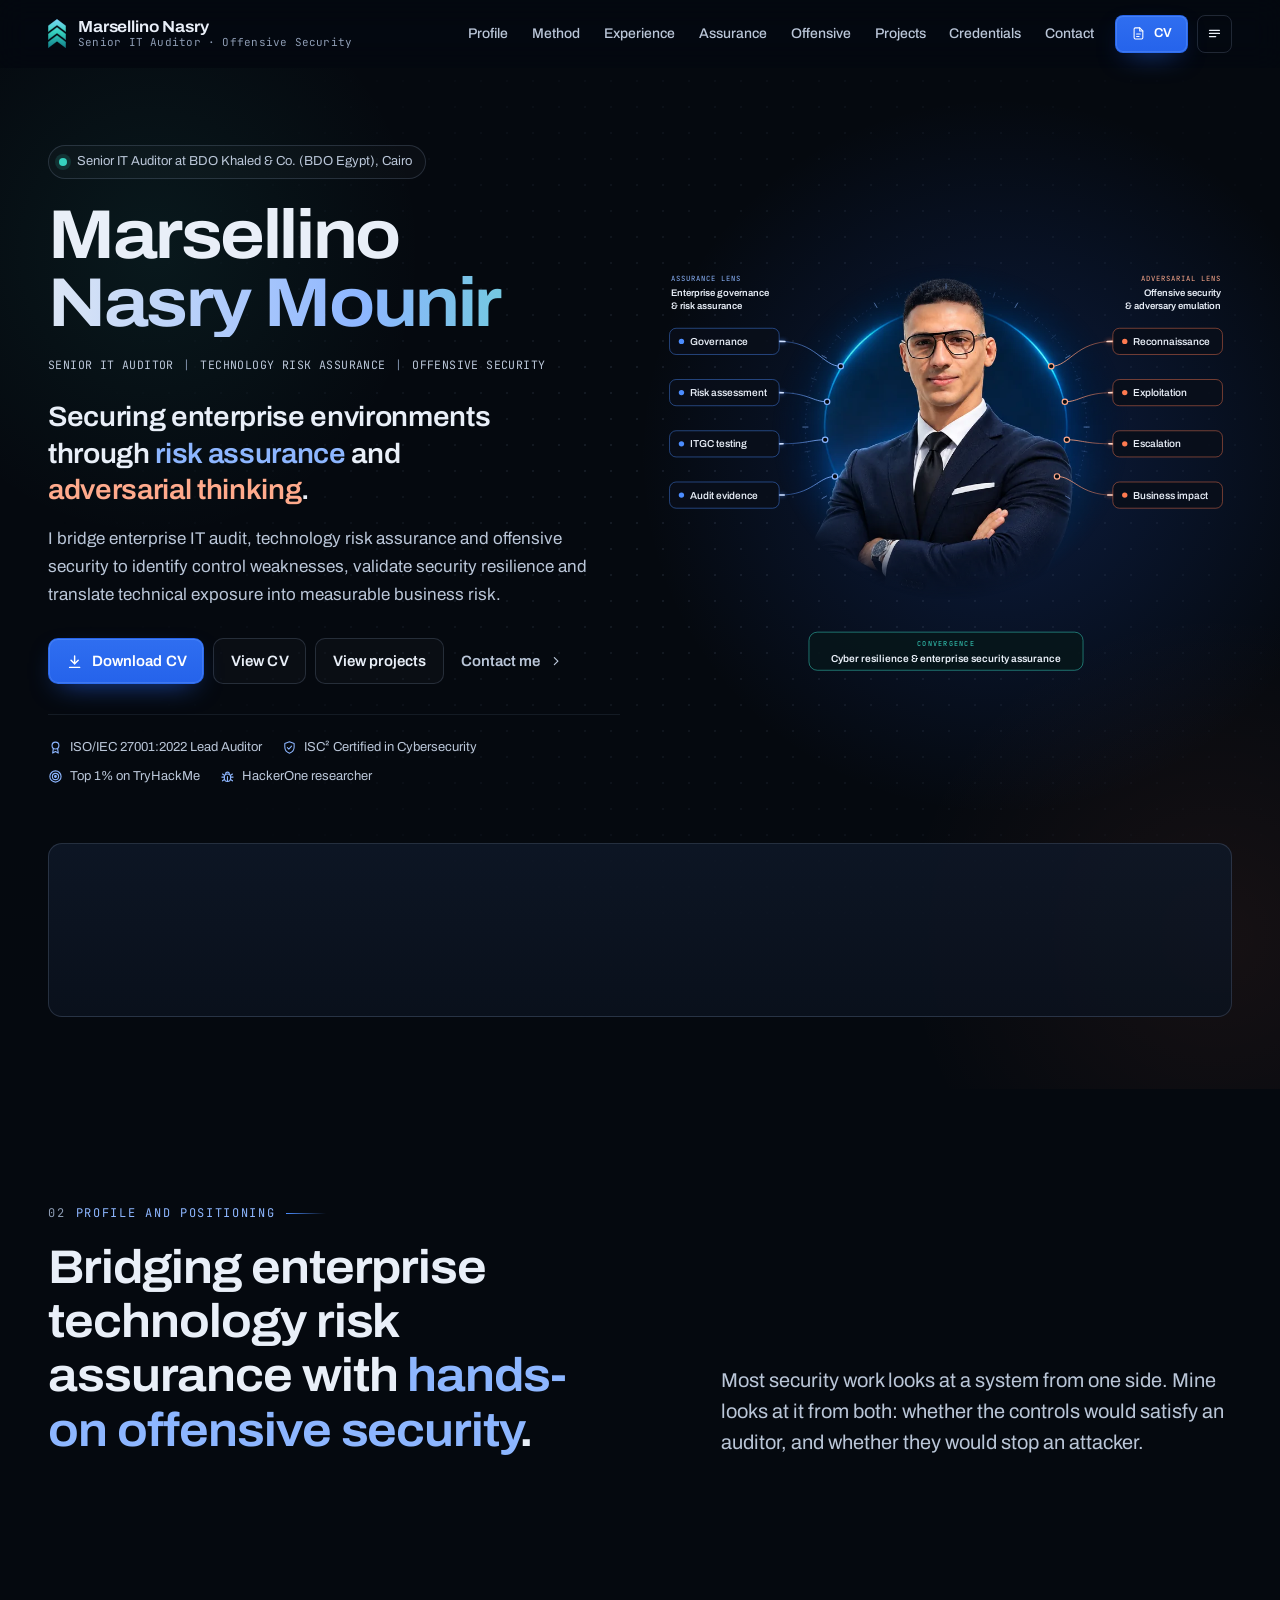
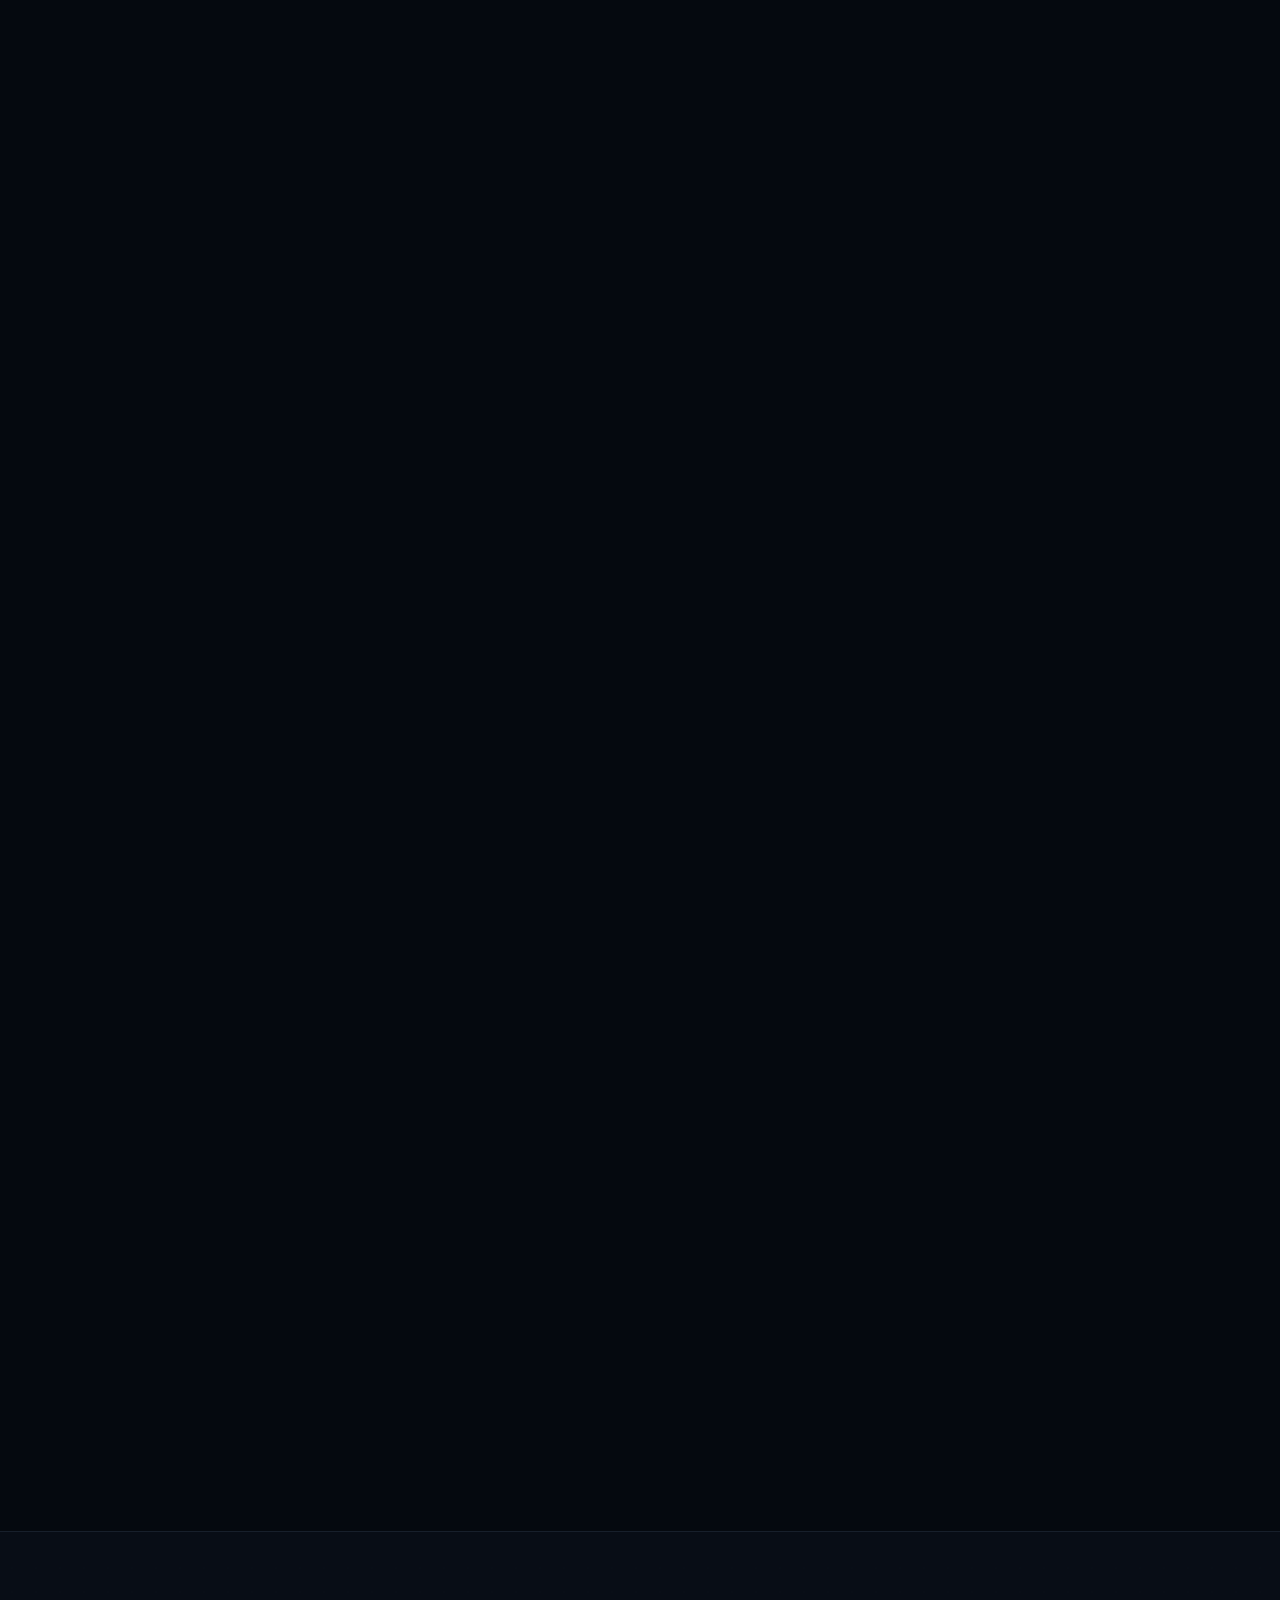
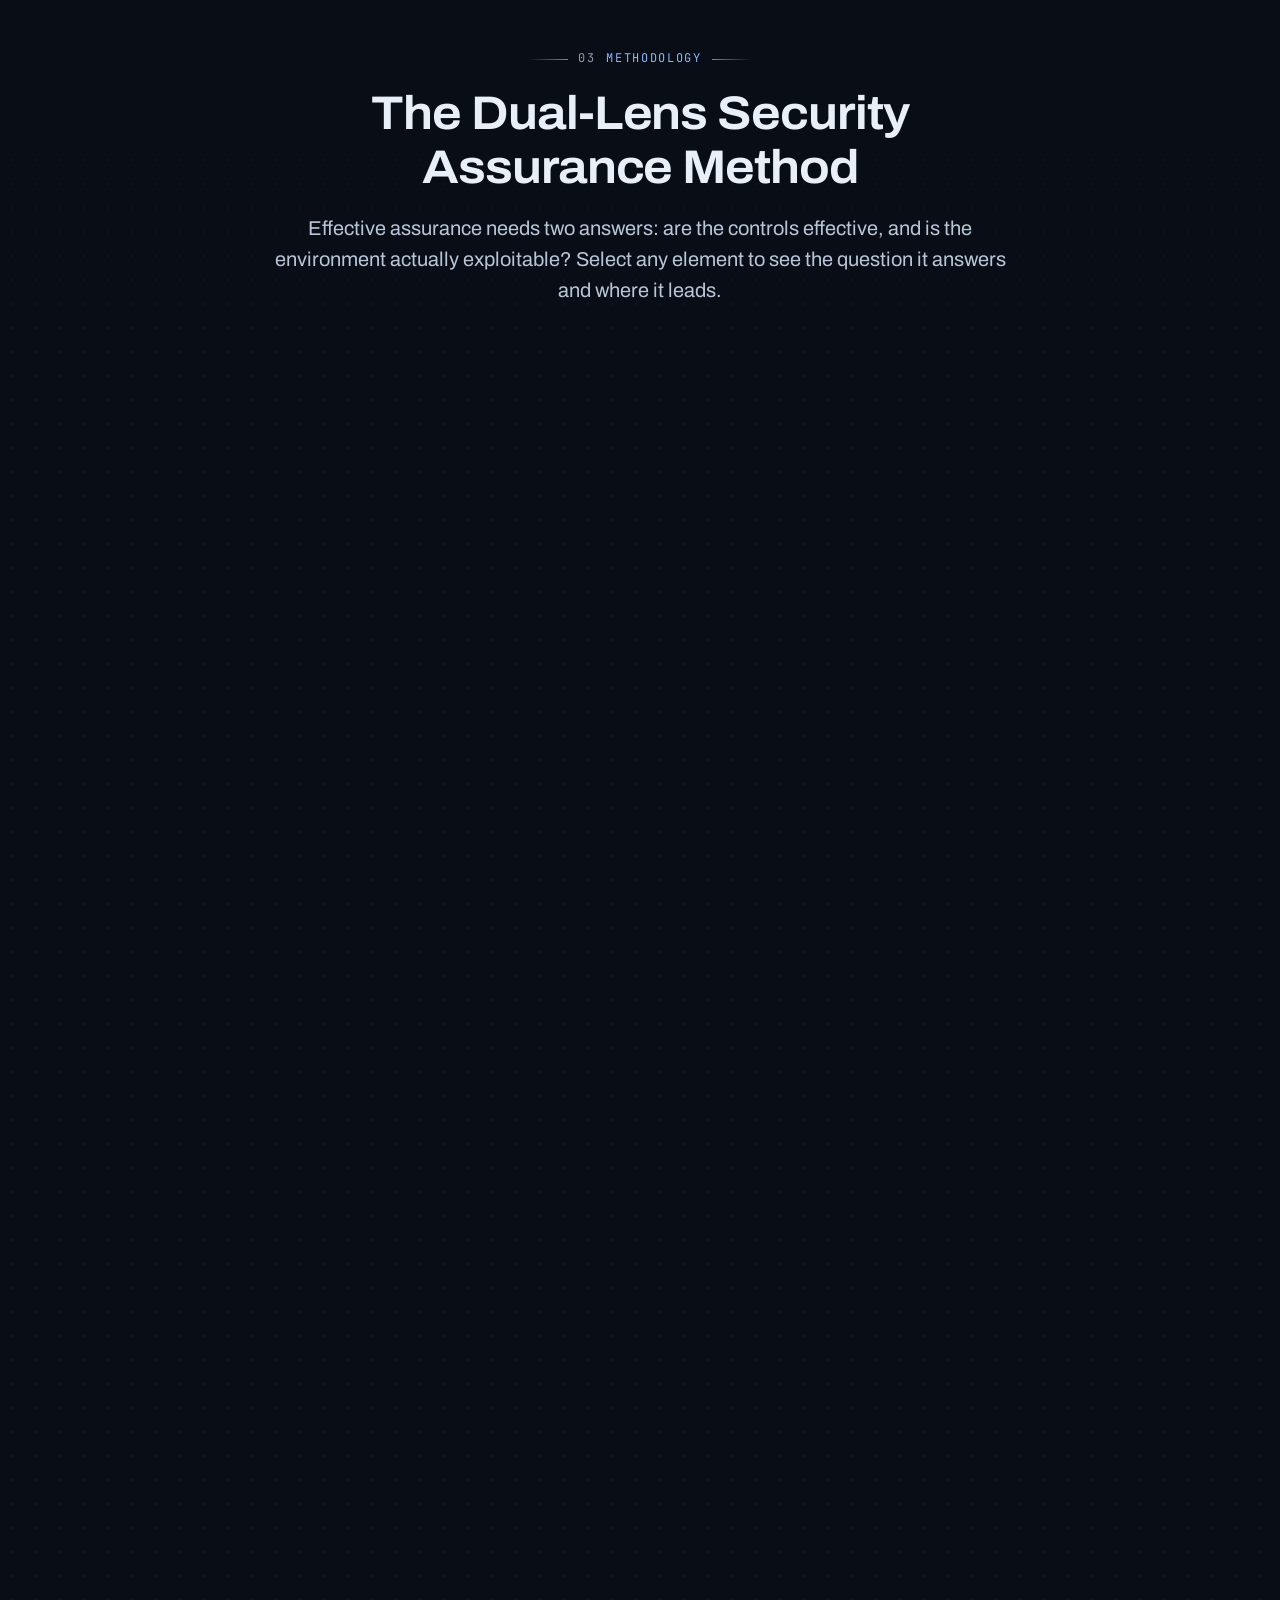
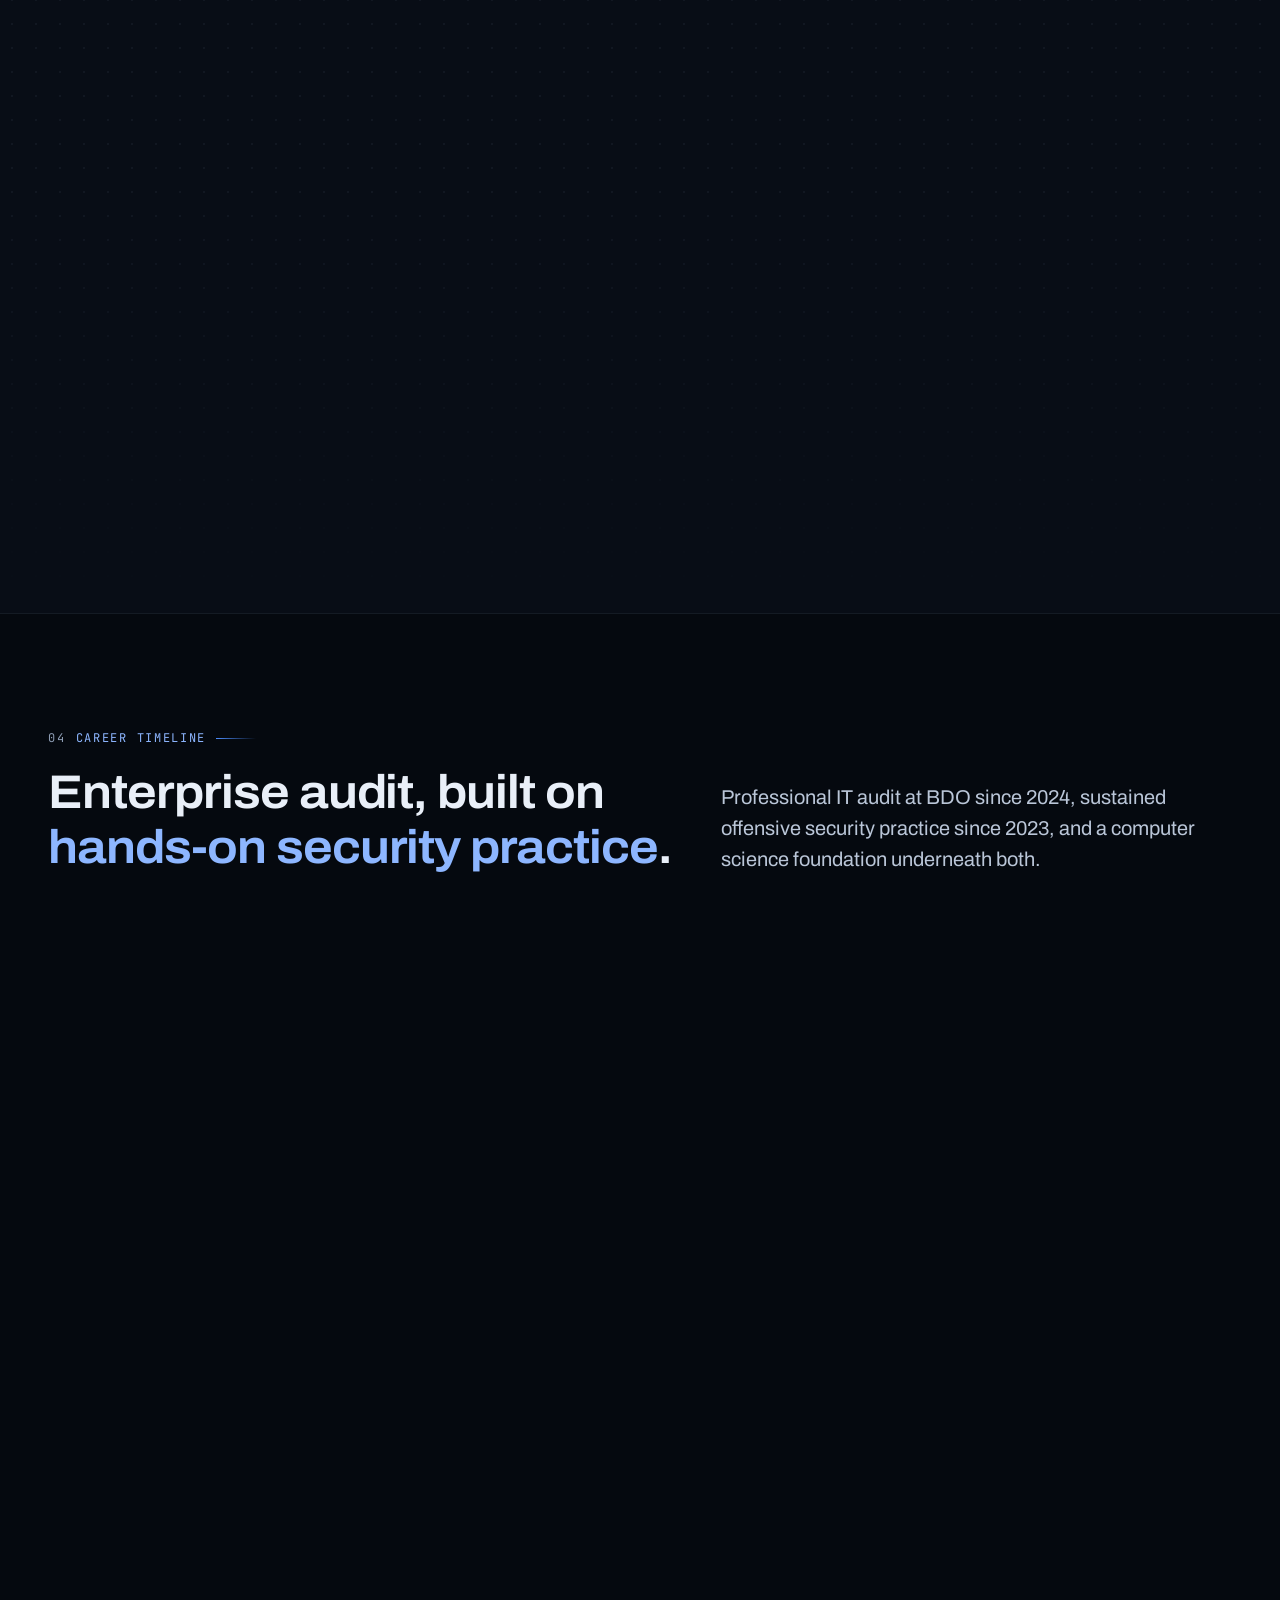
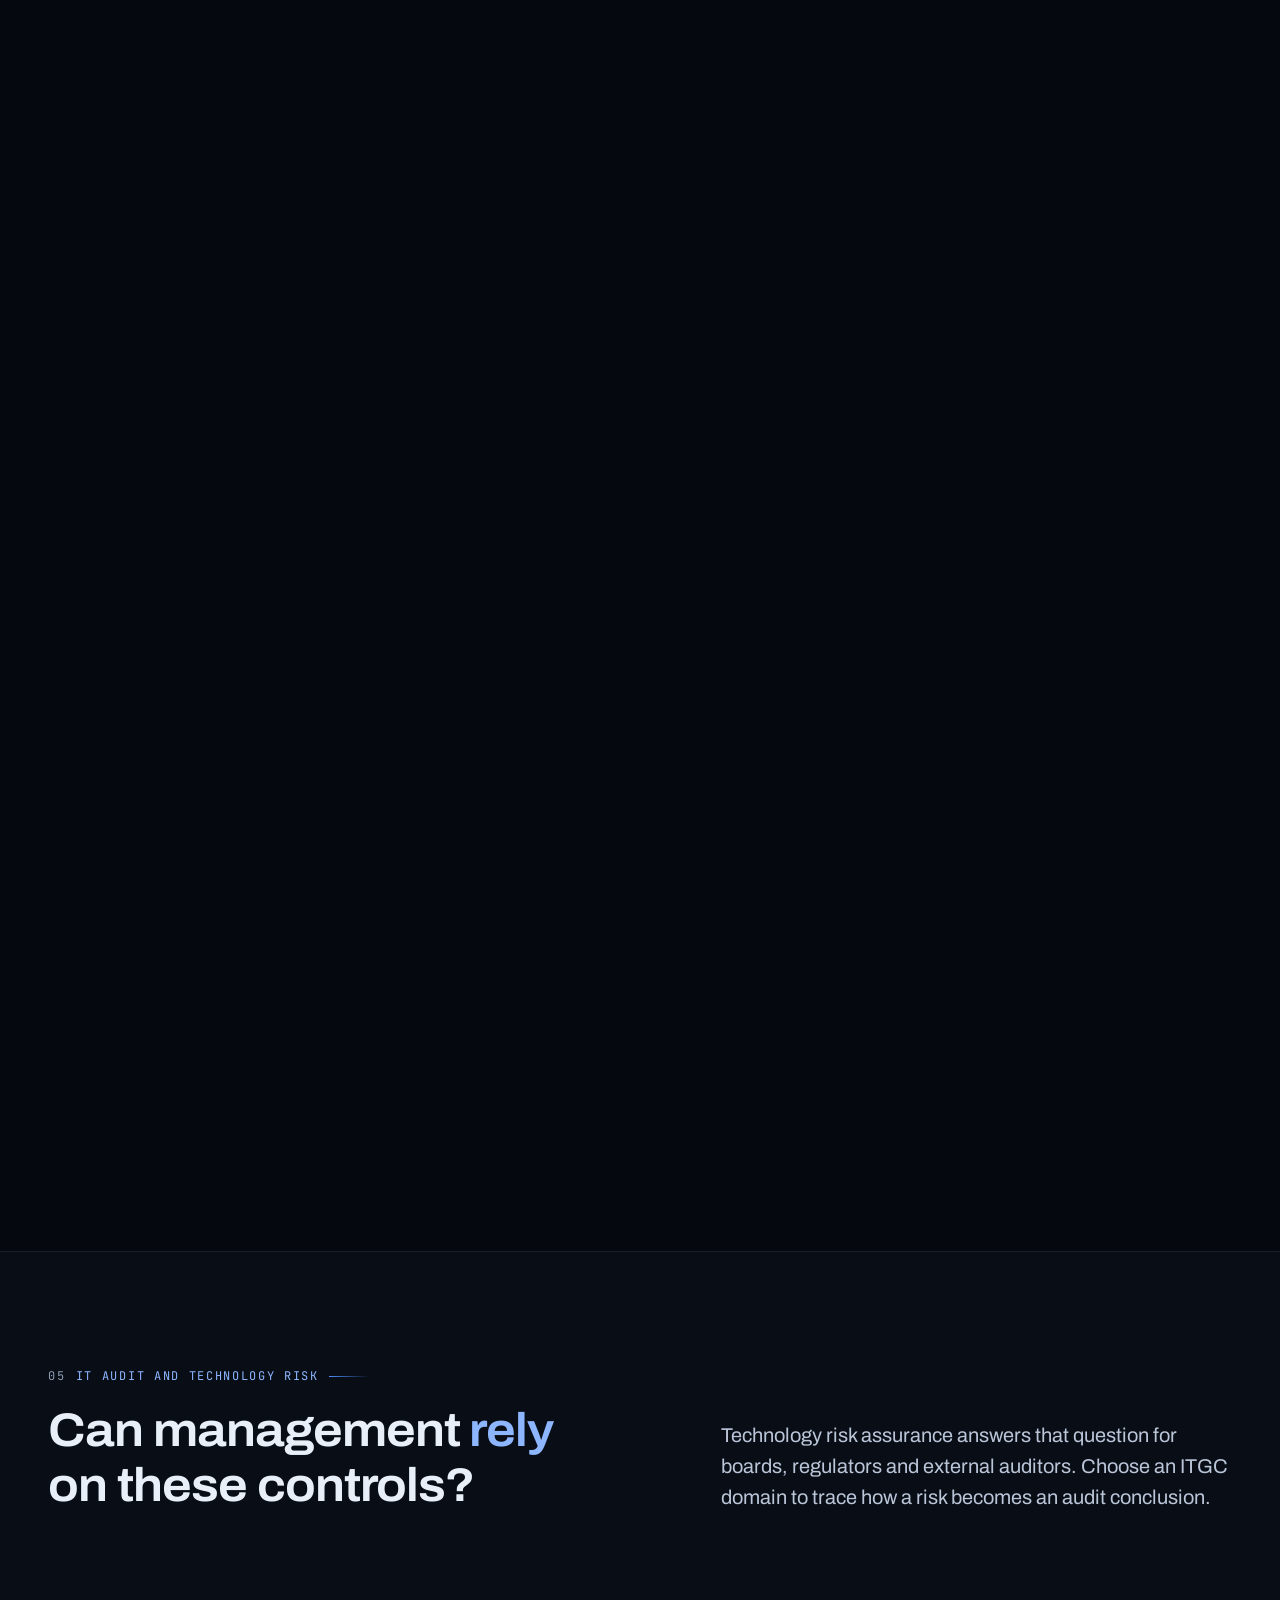
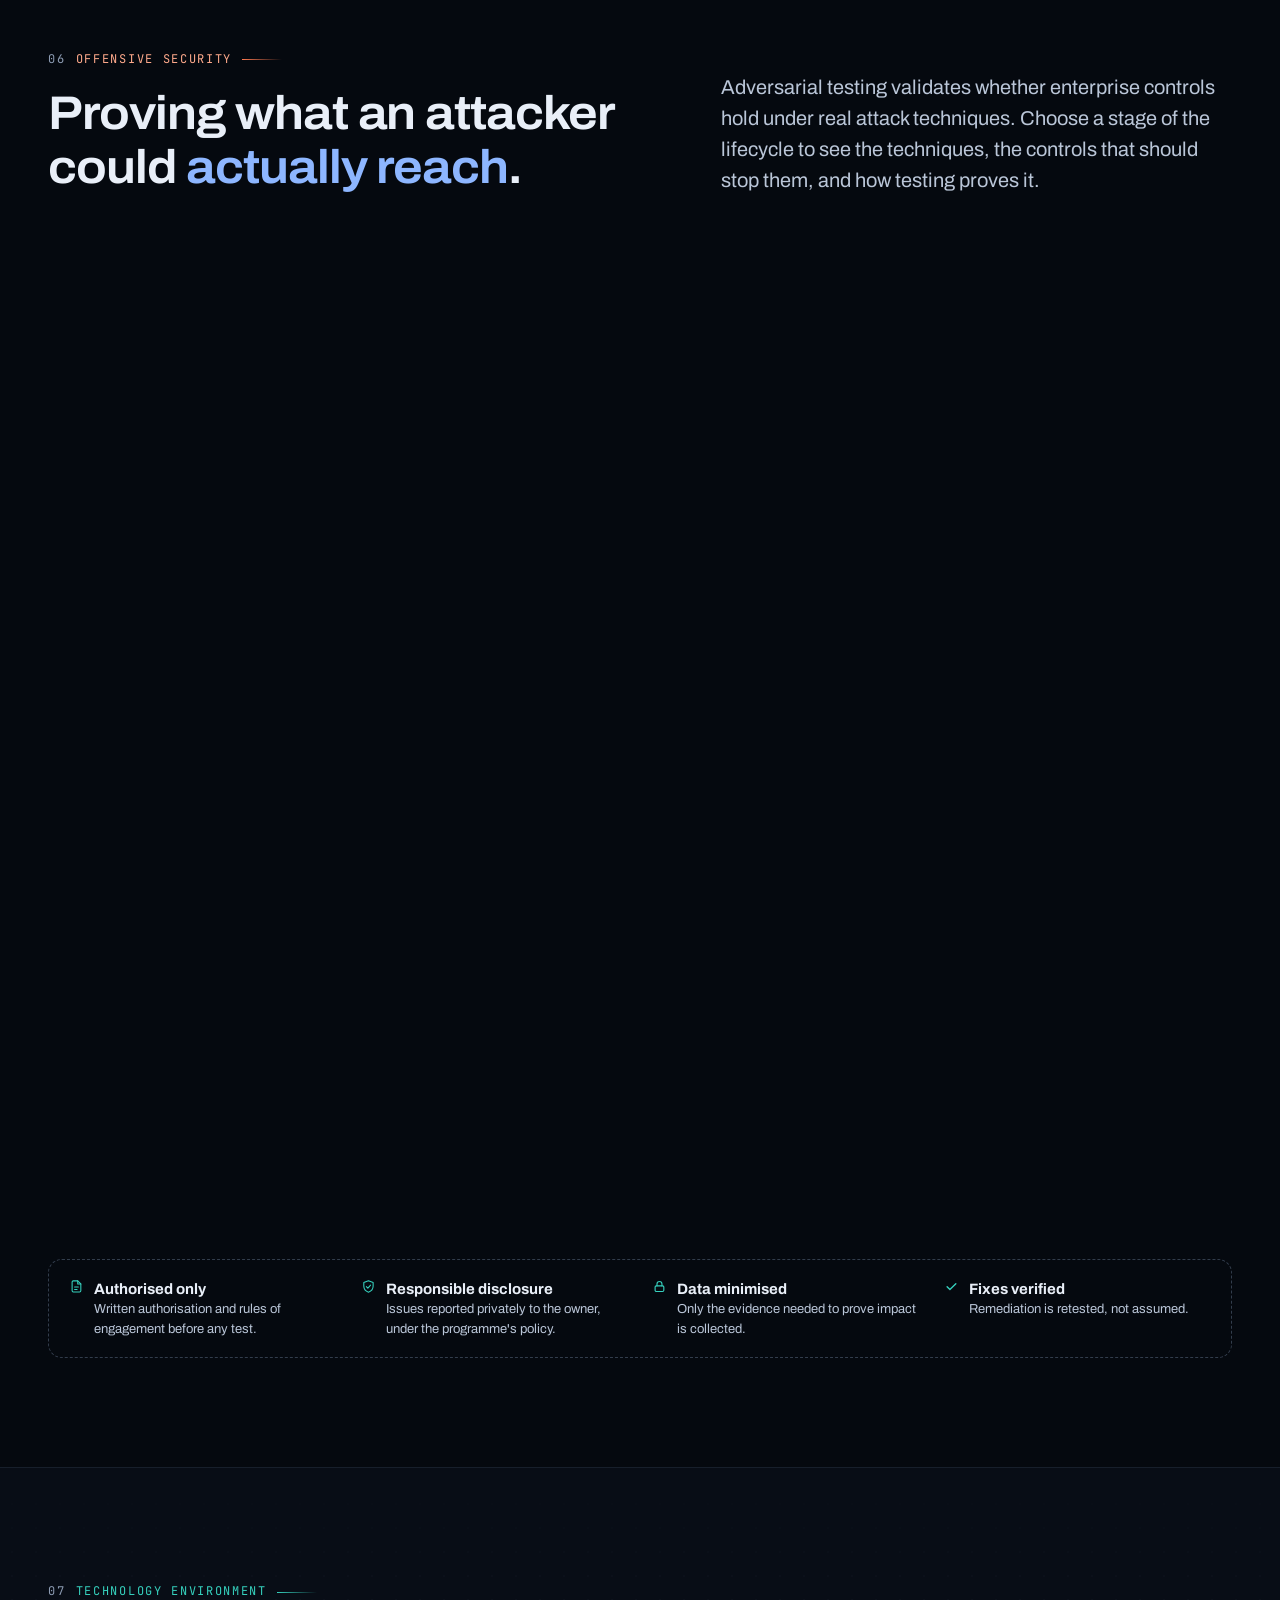
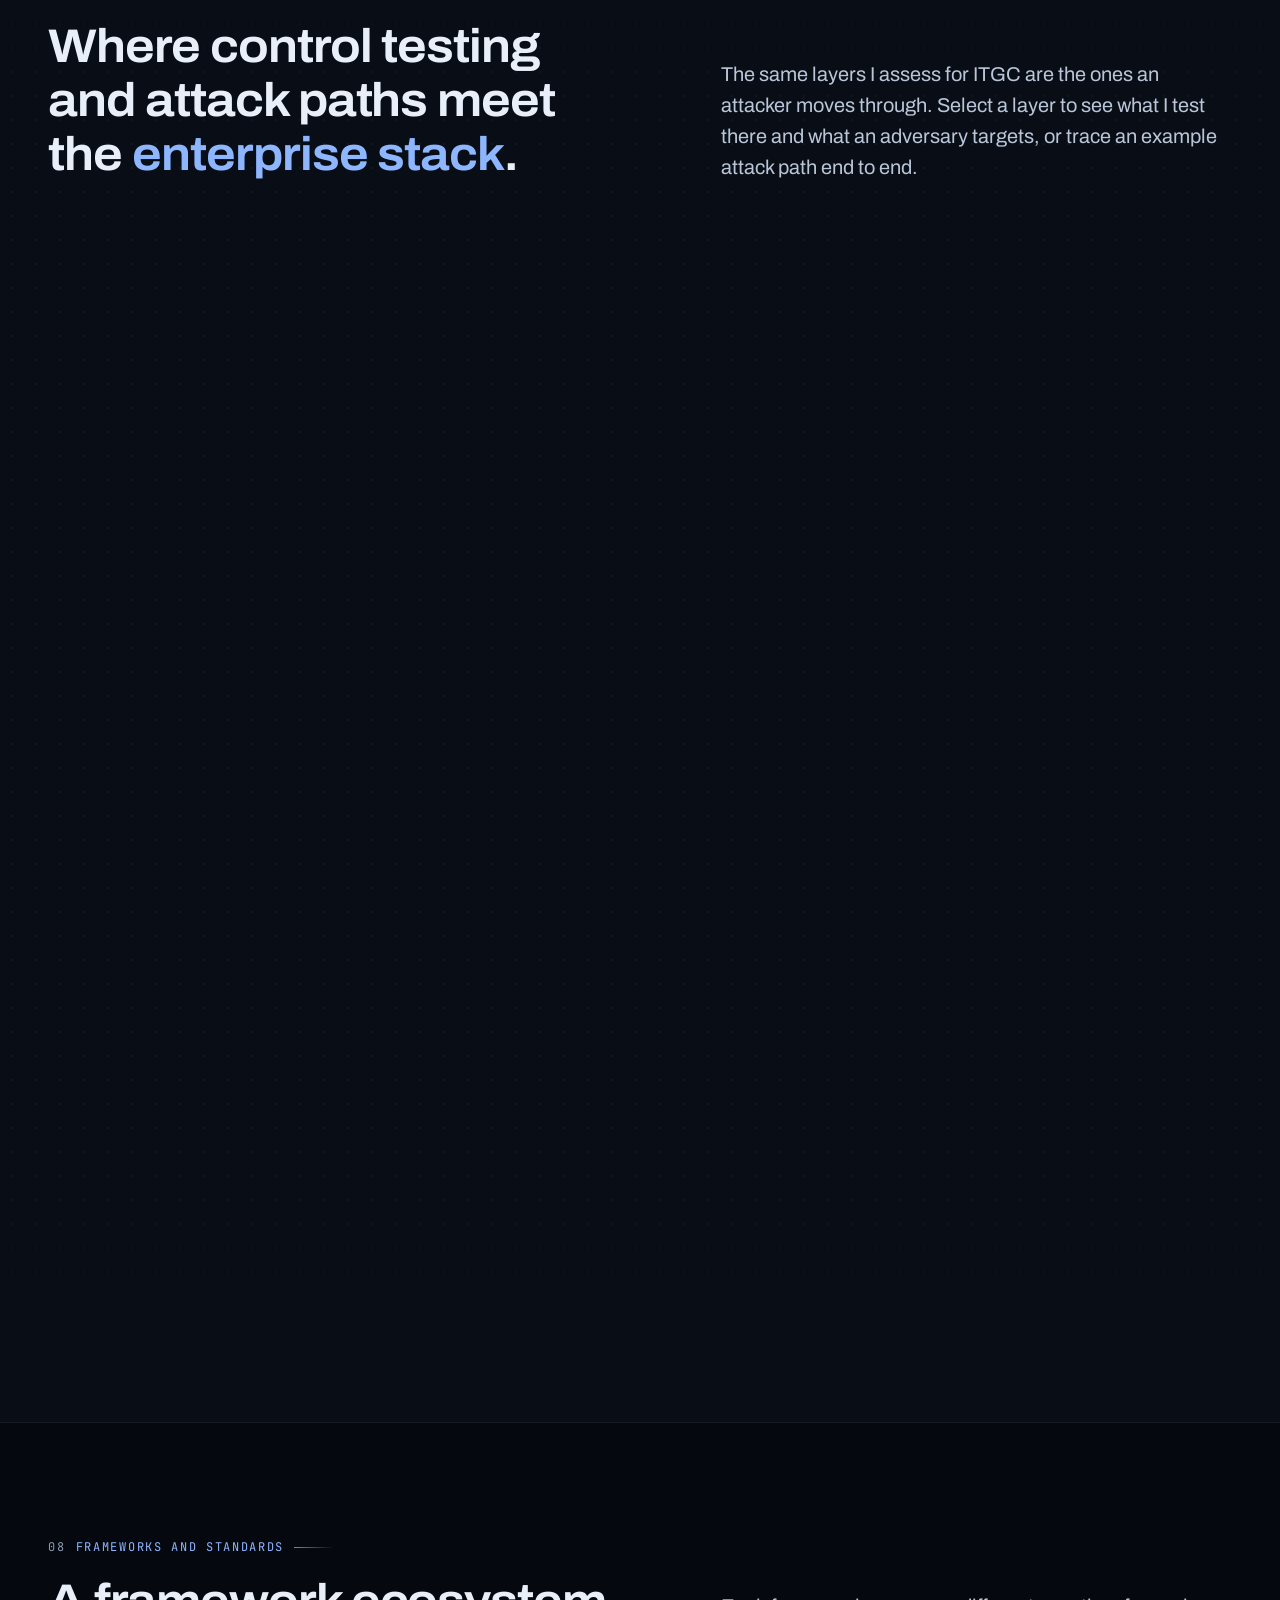
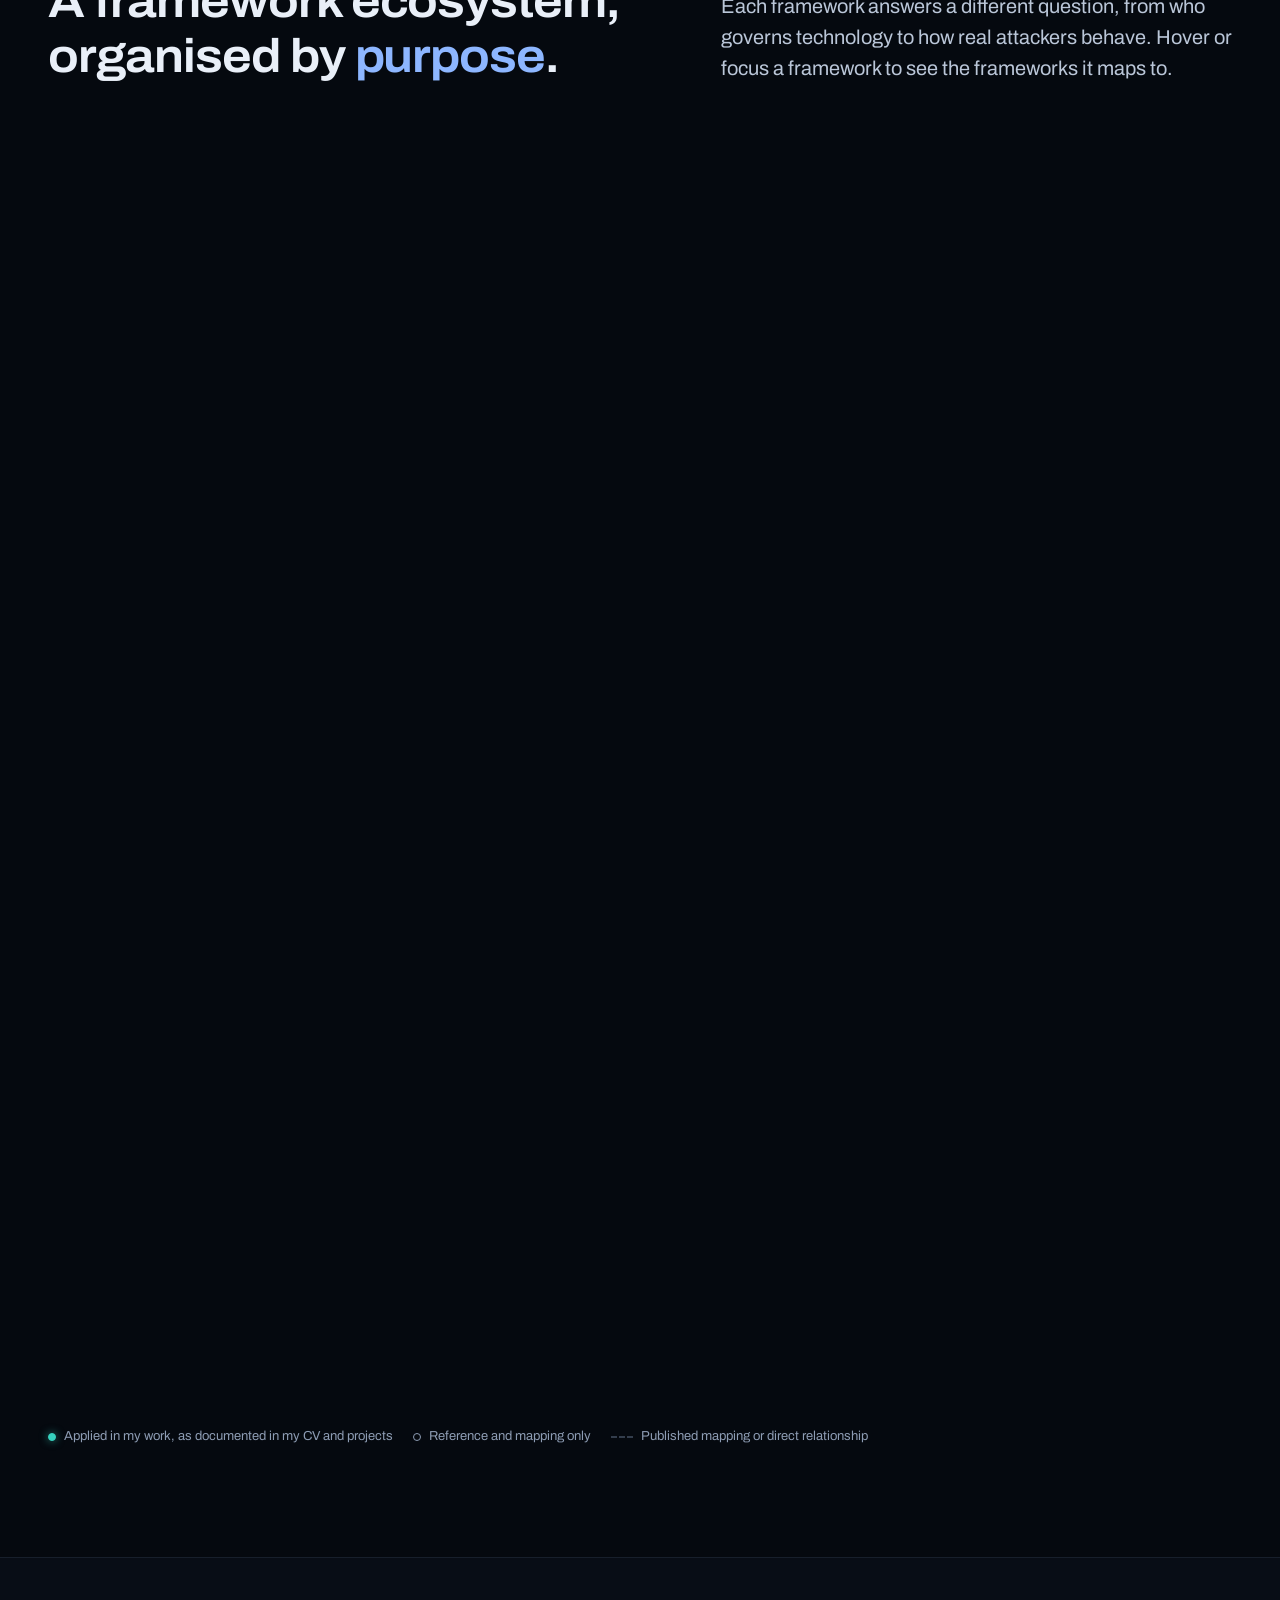
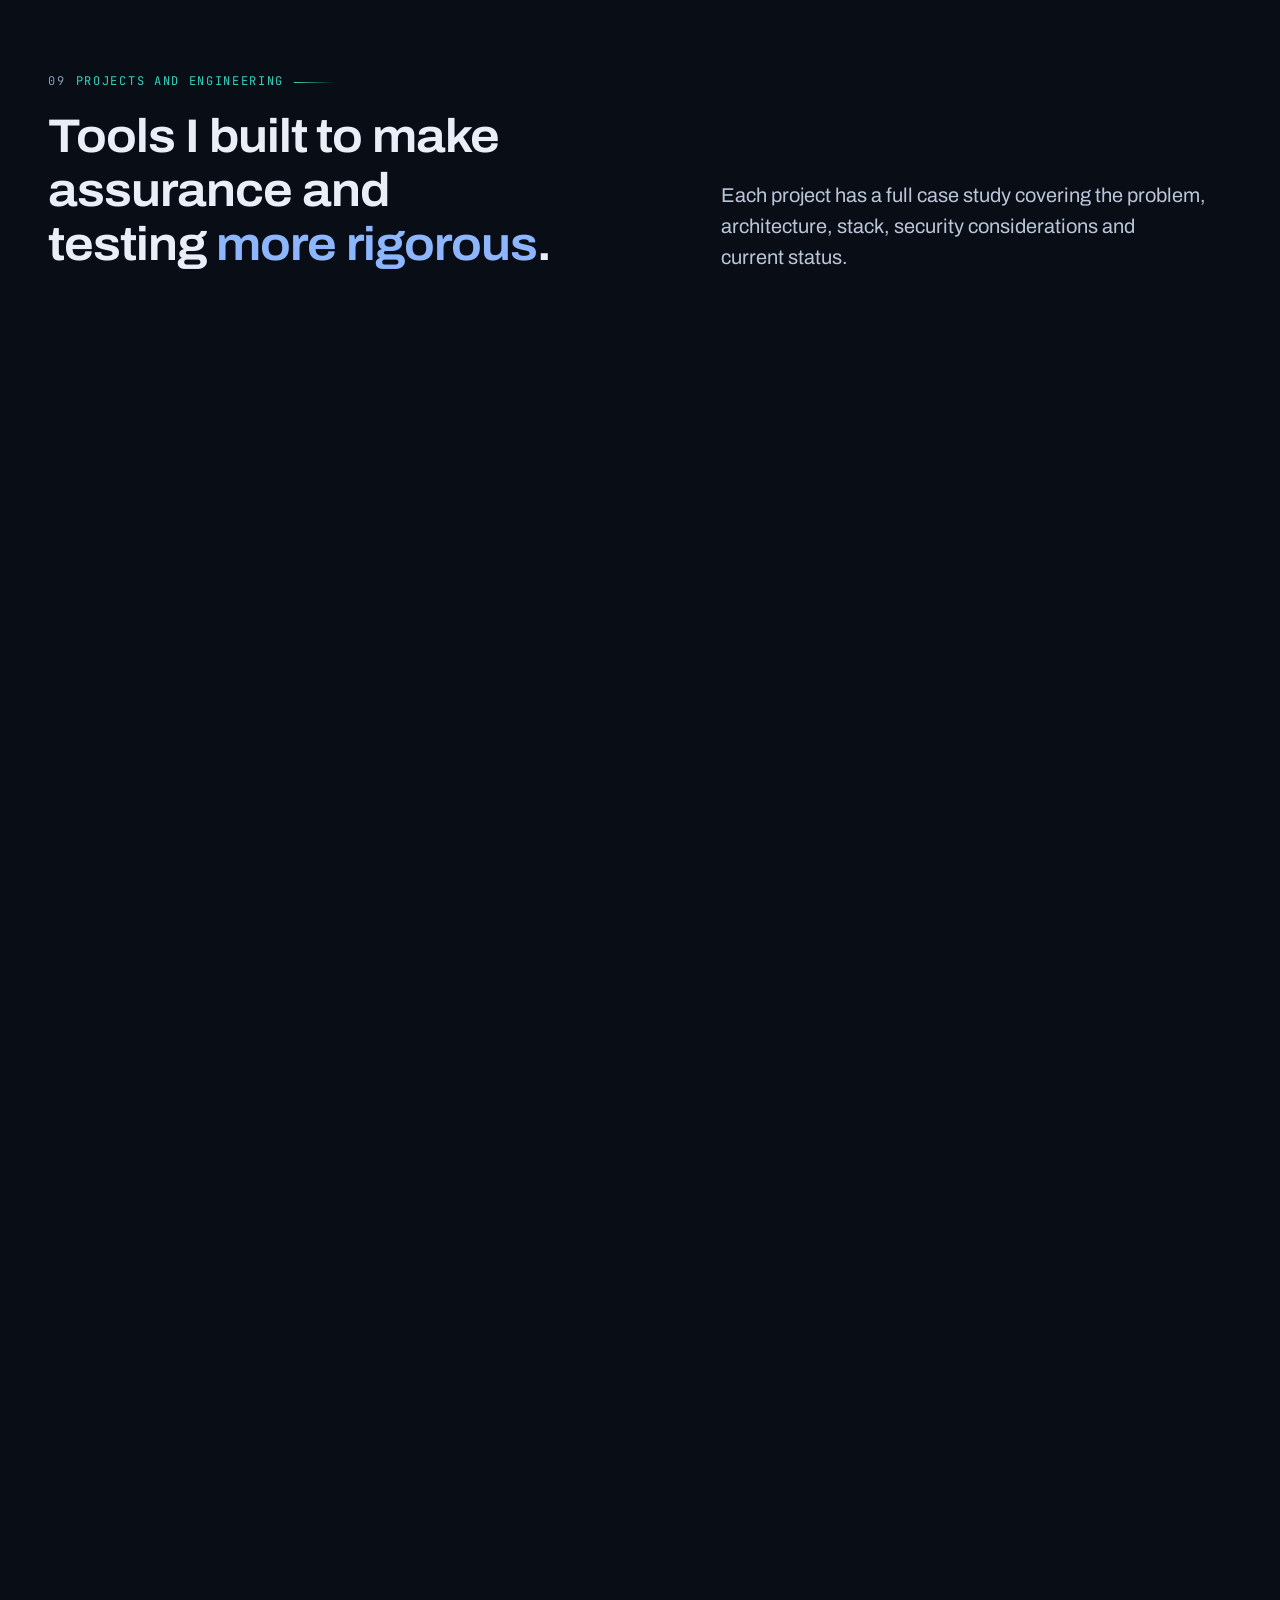
<file: index.html>
<!DOCTYPE html>
<html lang="en-GB">
<head>
  <meta charset="utf-8">
  <meta name="viewport" content="width=device-width, initial-scale=1">
  <title>Marsellino Nasry Mounir | Senior IT Auditor, Technology Risk Assurance &amp; Offensive Security</title>
  <meta name="description" content="Marsellino Nasry Mounir is a Senior IT Auditor at BDO Egypt and ISO/IEC 27001 Lead Auditor who bridges enterprise technology risk assurance, IT audit and hands-on offensive security.">
  <meta name="robots" content="index, follow, max-image-preview:large">
  <link rel="canonical" href="https://marsellino-nasry.github.io/">
  <meta http-equiv="Content-Security-Policy" content="default-src 'self'; script-src 'self'; style-src 'self'; img-src 'self' data:; font-src 'self'; connect-src 'self' https://formspree.io; form-action https://formspree.io; manifest-src 'self'; base-uri 'self'; object-src 'none'; upgrade-insecure-requests">
  <meta name="referrer" content="strict-origin-when-cross-origin">
  <meta name="author" content="Marsellino Nasry Mounir">
  <meta name="theme-color" content="#05090F">
  <meta name="color-scheme" content="dark">
  <meta property="og:type" content="profile">
  <meta property="og:site_name" content="Marsellino Nasry Mounir">
  <meta property="og:locale" content="en_GB">
  <meta property="og:url" content="https://marsellino-nasry.github.io/">
  <meta property="og:title" content="Marsellino Nasry Mounir | Senior IT Auditor, Technology Risk Assurance &amp; Offensive Security">
  <meta property="og:description" content="Bridging enterprise technology risk assurance with hands-on offensive security. 30+ ITGC and cybersecurity audits led, ISO/IEC 27001 Lead Auditor, top 1% on TryHackMe.">
  <meta property="og:image" content="https://marsellino-nasry.github.io/assets/img/og-image.png">
  <meta property="og:image:width" content="1200">
  <meta property="og:image:height" content="630">
  <meta property="og:image:alt" content="Marsellino Nasry Mounir, Senior IT Auditor: bridging enterprise technology risk assurance with hands-on offensive security">
  <meta name="twitter:card" content="summary_large_image">
  <meta name="twitter:title" content="Marsellino Nasry Mounir | Senior IT Auditor, Technology Risk Assurance &amp; Offensive Security">
  <meta name="twitter:description" content="Bridging enterprise technology risk assurance with hands-on offensive security. 30+ ITGC and cybersecurity audits led, ISO/IEC 27001 Lead Auditor, top 1% on TryHackMe.">
  <meta name="twitter:image" content="https://marsellino-nasry.github.io/assets/img/og-image.png">
  <meta name="twitter:image:alt" content="Marsellino Nasry Mounir, Senior IT Auditor">
  <link rel="icon" href="assets/img/favicon.svg" type="image/svg+xml">
  <link rel="icon" href="favicon.ico" sizes="any">
  <link rel="apple-touch-icon" href="assets/img/apple-touch-icon.png">
  <link rel="manifest" href="site.webmanifest">
  <link rel="preload" href="assets/fonts/archivo-variable.woff2" as="font" type="font/woff2" crossorigin>
  <link rel="stylesheet" href="assets/css/main.css?v=20261123">
  <script src="assets/js/main.js?v=20261123" defer></script>
  <script type="application/ld+json">{"@context": "https://schema.org", "@graph": [{"@type": "Person", "@id": "https://marsellino-nasry.github.io/#person", "name": "Marsellino Nasry Mounir", "alternateName": "Marsellino Nasry", "jobTitle": "Senior IT Auditor", "description": "Senior IT Auditor combining technology risk assurance, IT governance and offensive security.", "worksFor": {"@type": "Organization", "name": "BDO Khaled & Co.", "alternateName": "BDO Egypt"}, "alumniOf": {"@type": "CollegeOrUniversity", "name": "Modern Academy for Computer Science & Management Technology"}, "address": {"@type": "PostalAddress", "addressLocality": "Cairo", "addressCountry": "EG"}, "url": "https://marsellino-nasry.github.io/", "image": "https://marsellino-nasry.github.io/assets/img/portrait.jpg", "email": "mailto:marsellino.nasry@gmail.com", "knowsLanguage": ["ar", "en"], "sameAs": ["https://www.linkedin.com/in/marsellino-nasry/", "https://github.com/Marsellino-Nasry", "https://tryhackme.com/p/Marsellino", "https://hackerone.com/marsellino1"], "knowsAbout": ["IT General Controls", "IT audit", "Technology risk assurance", "IT governance", "ISO/IEC 27001", "COBIT 2019", "COSO", "NIST Cybersecurity Framework", "PCI DSS", "MITRE ATT&CK", "Penetration testing", "Red teaming", "Active Directory security", "Vulnerability management", "Security automation"], "hasCredential": [{"@type": "EducationalOccupationalCredential", "name": "ISO/IEC 27001:2022 Lead Auditor", "credentialCategory": "certification", "recognizedBy": {"@type": "Organization", "name": "Mastermind Assurance"}}, {"@type": "EducationalOccupationalCredential", "name": "Certified in Cybersecurity (CC)", "credentialCategory": "certification", "recognizedBy": {"@type": "Organization", "name": "ISC2"}}, {"@type": "EducationalOccupationalCredential", "name": "Fortinet Certified Associate in Cybersecurity", "credentialCategory": "certification", "recognizedBy": {"@type": "Organization", "name": "Fortinet"}}, {"@type": "EducationalOccupationalCredential", "name": "Certified AI Security & Risk (CAISR)", "credentialCategory": "certification", "recognizedBy": {"@type": "Organization", "name": "Red Team Leaders"}}, {"@type": "EducationalOccupationalCredential", "name": "Google Cybersecurity Professional Certificate", "credentialCategory": "certificate", "recognizedBy": {"@type": "Organization", "name": "Google"}}, {"@type": "EducationalOccupationalCredential", "name": "ISO/IEC 27001 Information Security Associate", "credentialCategory": "certification", "recognizedBy": {"@type": "Organization", "name": "SkillFront"}}]}, {"@type": "WebSite", "@id": "https://marsellino-nasry.github.io/#website", "url": "https://marsellino-nasry.github.io/", "name": "Marsellino Nasry Mounir", "inLanguage": "en-GB", "publisher": {"@id": "https://marsellino-nasry.github.io/#person"}}, {"@type": "ProfilePage", "@id": "https://marsellino-nasry.github.io/#profile", "url": "https://marsellino-nasry.github.io/", "name": "Marsellino Nasry Mounir | Senior IT Auditor", "mainEntity": {"@id": "https://marsellino-nasry.github.io/#person"}, "dateModified": "2026-11-23"}]}</script>
</head>
<body class="page-home">
  <a class="skip-link" href="#main">Skip to content</a>
  <div class="progress" aria-hidden="true"><span></span></div>
  <header class="site-header" id="top">
    <div class="container site-header__inner">
      <a class="brand" href="#home" aria-label="Marsellino Nasry Mounir, home">
        <img class="brand__mark" src="assets/img/sarm-mark.svg" width="20" height="34" alt="">
        <span class="brand__text">
          <span class="brand__name">Marsellino Nasry</span>
          <span class="brand__role">Senior IT Auditor · Offensive Security</span>
        </span>
      </a>
      <nav class="site-nav" aria-label="Primary">
        <ul class="site-nav__list">
          <li><a href="#about" data-nav="about">Profile</a></li><li><a href="#method" data-nav="method">Method</a></li><li><a href="#experience" data-nav="experience">Experience</a></li><li><a href="#assurance" data-nav="assurance">Assurance</a></li><li><a href="#offensive" data-nav="offensive">Offensive</a></li><li><a href="#projects" data-nav="projects">Projects</a></li><li><a href="#credentials" data-nav="credentials">Credentials</a></li><li><a href="#contact" data-nav="contact">Contact</a></li>
        </ul>
        <a class="btn btn--small btn--primary site-nav__cv" href="cv.html"><svg class="icon" aria-hidden="true"><use href="assets/img/icons.svg#i-file"/></svg>CV<span class="visually-hidden">: view or download</span></a>
        <button class="nav-toggle" type="button" aria-expanded="false" aria-controls="site-menu">
          <svg class="icon" aria-hidden="true"><use href="assets/img/icons.svg#i-menu"/></svg>
          <span class="nav-toggle__label">Menu</span>
        </button>
      </nav>
    </div>
    <div class="menu" id="site-menu" hidden>
      <div class="container menu__inner">
        <p class="menu__title" id="menu-title">All sections</p>
        <ol class="menu__list" aria-labelledby="menu-title">
          <li><a href="#home"><span class="menu__n">01</span>Home</a></li><li><a href="#about"><span class="menu__n">02</span>Profile and positioning</a></li><li><a href="#method"><span class="menu__n">03</span>The Dual-Lens method</a></li><li><a href="#experience"><span class="menu__n">04</span>Career timeline</a></li><li><a href="#assurance"><span class="menu__n">05</span>IT audit and technology risk</a></li><li><a href="#offensive"><span class="menu__n">06</span>Offensive security</a></li><li><a href="#environment"><span class="menu__n">07</span>Technology environment</a></li><li><a href="#frameworks"><span class="menu__n">08</span>Framework ecosystem</a></li><li><a href="#projects"><span class="menu__n">09</span>Projects and engineering</a></li><li><a href="#arsenal"><span class="menu__n">10</span>Skills and technical arsenal</a></li><li><a href="#credentials"><span class="menu__n">11</span>Certifications and education</a></li><li><a href="#research"><span class="menu__n">12</span>Research and publications</a></li><li><a href="#contact"><span class="menu__n">13</span>Contact</a></li>
        </ol>
        <div class="menu__docs">
          <a class="btn btn--primary" href="assets/docs/Marsellino_Nasry_CV.pdf" download="Marsellino_Nasry_CV.pdf" type="application/pdf"><svg class="icon" aria-hidden="true"><use href="assets/img/icons.svg#i-download"/></svg>Download CV (PDF)</a>
          <a class="btn btn--ghost" href="cv.html"><svg class="icon" aria-hidden="true"><use href="assets/img/icons.svg#i-eye"/></svg>View CV online</a>
          <a class="btn btn--ghost" href="capability-statement.html">Capability statement</a>
        </div>
      </div>
    </div>
  </header>
  <main id="main">
    <!-- ============ 01 HERO ============ -->
    <section class="hero" id="home" aria-labelledby="hero-title" data-nav-section="home">
      <div class="hero__bg" aria-hidden="true"></div>
      <div class="container">
        <div class="hero__grid">
          <div class="hero__text">
            <p class="hero__kicker"><span class="status-dot" aria-hidden="true"></span>Senior IT Auditor at BDO Khaled &amp; Co. (BDO Egypt), Cairo</p>
            <h1 class="hero__name" id="hero-title">Marsellino <span>Nasry Mounir</span></h1>
            <p class="hero__roles"><span>Senior IT Auditor</span><span>Technology Risk Assurance</span><span>Offensive Security</span></p>
            <p class="hero__headline">Securing enterprise environments through <em class="t-blue">risk assurance</em> and <em class="t-orange">adversarial thinking</em>.</p>
            <p class="hero__intro">I bridge enterprise IT audit, technology risk assurance and offensive security to identify control weaknesses, validate security resilience and translate technical exposure into measurable business risk.</p>
            <div class="hero__actions">
              <a class="btn btn--primary" href="assets/docs/Marsellino_Nasry_CV.pdf" download="Marsellino_Nasry_CV.pdf" type="application/pdf"><svg class="icon" aria-hidden="true"><use href="assets/img/icons.svg#i-download"/></svg>Download CV<span class="visually-hidden"> (PDF, 2 pages)</span></a>
              <a class="btn btn--ghost" href="cv.html#cv-pdf">View CV</a>
              <a class="btn btn--ghost" href="#projects">View projects</a>
              <a class="btn btn--quiet" href="#contact">Contact me <svg class="icon icon--sm" aria-hidden="true"><use href="assets/img/icons.svg#i-right"/></svg></a>
            </div>
            <ul class="hero__creds" aria-label="Selected credentials">
              <li><svg class="icon" aria-hidden="true"><use href="assets/img/icons.svg#i-award"/></svg>ISO/IEC 27001:2022 Lead Auditor</li>
              <li><svg class="icon" aria-hidden="true"><use href="assets/img/icons.svg#i-shield"/></svg>ISC² Certified in Cybersecurity</li>
              <li><svg class="icon" aria-hidden="true"><use href="assets/img/icons.svg#i-target"/></svg>Top 1% on TryHackMe</li>
              <li><svg class="icon" aria-hidden="true"><use href="assets/img/icons.svg#i-bug"/></svg>HackerOne researcher</li>
            </ul>
          </div>

          <figure class="hero-visual" data-reveal>
            <div class="hero-visual__stage">
              <div class="hero-visual__portrait">
                <picture>
                  <source type="image/webp" srcset="assets/img/portrait-640.webp 640w, assets/img/portrait.webp 1000w" sizes="(min-width: 1100px) 400px, 62vw">
                  <img src="assets/img/portrait.jpg" width="1000" height="1000" alt="Marsellino Nasry Mounir in a navy suit, arms folded, framed by a blue ring" fetchpriority="high" decoding="async">
                </picture>
              </div>
<svg class="hv" viewBox="0 0 960 720" role="img" aria-labelledby="hv-t hv-d" focusable="false">
<title id="hv-t">Dual-discipline model</title>
<desc id="hv-d">On the left, enterprise governance and risk assurance: governance, risk assessment, ITGC testing and audit evidence. On the right, offensive security and adversary emulation: reconnaissance, exploitation, escalation and business impact. Both connect to the ring around the portrait and converge on cyber resilience and enterprise security assurance.</desc>
<defs>
<linearGradient id="hv-l" x1="0" y1="0" x2="1" y2="0"><stop offset="0" stop-color="#4C8DFF" stop-opacity=".3"/><stop offset="1" stop-color="#8DB6FF" stop-opacity=".95"/></linearGradient>
<linearGradient id="hv-r" x1="1" y1="0" x2="0" y2="0"><stop offset="0" stop-color="#FF7A50" stop-opacity=".3"/><stop offset="1" stop-color="#FFAA8C" stop-opacity=".95"/></linearGradient>
</defs>
<path class="hv-orbit" d="M275.7 411.8 A236.0 236.0 0 1 1 684.3 411.8"/>
<line class="hv-tick hv-tick--major" x1="280.0" y1="409.3" x2="271.3" y2="414.3"/>
<line class="hv-tick" x1="263.0" y1="372.8" x2="253.6" y2="376.2"/>
<line class="hv-tick" x1="252.5" y1="333.9" x2="242.7" y2="335.6"/>
<line class="hv-tick hv-tick--major" x1="249.0" y1="293.8" x2="239.0" y2="293.8"/>
<line class="hv-tick" x1="252.5" y1="253.7" x2="242.7" y2="251.9"/>
<line class="hv-tick" x1="263.0" y1="214.8" x2="253.6" y2="211.4"/>
<line class="hv-tick hv-tick--major" x1="280.0" y1="178.3" x2="271.3" y2="173.3"/>
<line class="hv-tick" x1="303.1" y1="145.3" x2="295.4" y2="138.9"/>
<line class="hv-tick" x1="331.5" y1="116.9" x2="325.1" y2="109.2"/>
<line class="hv-tick hv-tick--major" x1="364.5" y1="93.8" x2="359.5" y2="85.1"/>
<line class="hv-tick" x1="401.0" y1="76.7" x2="397.6" y2="67.3"/>
<line class="hv-tick" x1="439.9" y1="66.3" x2="438.2" y2="56.5"/>
<line class="hv-tick hv-tick--major" x1="480.0" y1="62.8" x2="480.0" y2="52.8"/>
<line class="hv-tick" x1="520.1" y1="66.3" x2="521.8" y2="56.5"/>
<line class="hv-tick" x1="559.0" y1="76.7" x2="562.4" y2="67.3"/>
<line class="hv-tick hv-tick--major" x1="595.5" y1="93.8" x2="600.5" y2="85.1"/>
<line class="hv-tick" x1="628.5" y1="116.9" x2="634.9" y2="109.2"/>
<line class="hv-tick" x1="656.9" y1="145.3" x2="664.6" y2="138.9"/>
<line class="hv-tick hv-tick--major" x1="680.0" y1="178.3" x2="688.7" y2="173.3"/>
<line class="hv-tick" x1="697.0" y1="214.8" x2="706.4" y2="211.4"/>
<line class="hv-tick" x1="707.5" y1="253.7" x2="717.3" y2="251.9"/>
<line class="hv-tick hv-tick--major" x1="711.0" y1="293.8" x2="721.0" y2="293.8"/>
<line class="hv-tick" x1="707.5" y1="333.9" x2="717.3" y2="335.6"/>
<line class="hv-tick" x1="697.0" y1="372.8" x2="706.4" y2="376.2"/>
<line class="hv-tick hv-tick--major" x1="680.0" y1="409.3" x2="688.7" y2="414.3"/>
<path class="hv-edge hv-edge--l" d="M200.0 150.0 C262.0 150.0 272.4 191.8 303.4 191.8" stroke="url(#hv-l)"/>
<path class="hv-pulse hv-pulse--l hv-d0" d="M200.0 150.0 C262.0 150.0 272.4 191.8 303.4 191.8" pathLength="100"/>
<circle class="hv-port hv-port--l" cx="303.4" cy="191.8" r="4.5"/>
<path class="hv-edge hv-edge--l" d="M200.0 236.0 C248.3 236.0 256.3 251.4 280.5 251.4" stroke="url(#hv-l)"/>
<path class="hv-pulse hv-pulse--l hv-d1" d="M200.0 236.0 C248.3 236.0 256.3 251.4 280.5 251.4" pathLength="100"/>
<circle class="hv-port hv-port--l" cx="280.5" cy="251.4" r="4.5"/>
<path class="hv-edge hv-edge--l" d="M200.0 322.0 C246.3 322.0 254.0 315.1 277.2 315.1" stroke="url(#hv-l)"/>
<path class="hv-pulse hv-pulse--l hv-d2" d="M200.0 322.0 C246.3 322.0 254.0 315.1 277.2 315.1" pathLength="100"/>
<circle class="hv-port hv-port--l" cx="277.2" cy="315.1" r="4.5"/>
<path class="hv-edge hv-edge--l" d="M200.0 408.0 C256.2 408.0 265.6 376.7 293.7 376.7" stroke="url(#hv-l)"/>
<path class="hv-pulse hv-pulse--l hv-d3" d="M200.0 408.0 C256.2 408.0 265.6 376.7 293.7 376.7" pathLength="100"/>
<circle class="hv-port hv-port--l" cx="293.7" cy="376.7" r="4.5"/>
<path class="hv-edge hv-edge--r" d="M760.0 150.0 C698.0 150.0 687.6 191.8 656.6 191.8" stroke="url(#hv-r)"/>
<path class="hv-pulse hv-pulse--r hv-d4" d="M760.0 150.0 C698.0 150.0 687.6 191.8 656.6 191.8" pathLength="100"/>
<circle class="hv-port hv-port--r" cx="656.6" cy="191.8" r="4.5"/>
<path class="hv-edge hv-edge--r" d="M760.0 236.0 C711.7 236.0 703.7 251.4 679.5 251.4" stroke="url(#hv-r)"/>
<path class="hv-pulse hv-pulse--r hv-d5" d="M760.0 236.0 C711.7 236.0 703.7 251.4 679.5 251.4" pathLength="100"/>
<circle class="hv-port hv-port--r" cx="679.5" cy="251.4" r="4.5"/>
<path class="hv-edge hv-edge--r" d="M760.0 322.0 C713.7 322.0 706.0 315.1 682.8 315.1" stroke="url(#hv-r)"/>
<path class="hv-pulse hv-pulse--r hv-d6" d="M760.0 322.0 C713.7 322.0 706.0 315.1 682.8 315.1" pathLength="100"/>
<circle class="hv-port hv-port--r" cx="682.8" cy="315.1" r="4.5"/>
<path class="hv-edge hv-edge--r" d="M760.0 408.0 C703.8 408.0 694.4 376.7 666.3 376.7" stroke="url(#hv-r)"/>
<path class="hv-pulse hv-pulse--r hv-d7" d="M760.0 408.0 C703.8 408.0 694.4 376.7 666.3 376.7" pathLength="100"/>
<circle class="hv-port hv-port--r" cx="666.3" cy="376.7" r="4.5"/>
<g class="hv-node hv-node--l"><rect x="16" y="128.0" width="184" height="44" rx="11"/><circle cx="36" cy="150" r="4.5"/><text x="50" y="156">Governance</text></g>
<g class="hv-node hv-node--l"><rect x="16" y="214.0" width="184" height="44" rx="11"/><circle cx="36" cy="236" r="4.5"/><text x="50" y="242">Risk assessment</text></g>
<g class="hv-node hv-node--l"><rect x="16" y="300.0" width="184" height="44" rx="11"/><circle cx="36" cy="322" r="4.5"/><text x="50" y="328">ITGC testing</text></g>
<g class="hv-node hv-node--l"><rect x="16" y="386.0" width="184" height="44" rx="11"/><circle cx="36" cy="408" r="4.5"/><text x="50" y="414">Audit evidence</text></g>
<g class="hv-node hv-node--r"><rect x="760" y="128.0" width="184" height="44" rx="11"/><circle cx="780" cy="150" r="4.5"/><text x="794" y="156">Reconnaissance</text></g>
<g class="hv-node hv-node--r"><rect x="760" y="214.0" width="184" height="44" rx="11"/><circle cx="780" cy="236" r="4.5"/><text x="794" y="242">Exploitation</text></g>
<g class="hv-node hv-node--r"><rect x="760" y="300.0" width="184" height="44" rx="11"/><circle cx="780" cy="322" r="4.5"/><text x="794" y="328">Escalation</text></g>
<g class="hv-node hv-node--r"><rect x="760" y="386.0" width="184" height="44" rx="11"/><circle cx="780" cy="408" r="4.5"/><text x="794" y="414">Business impact</text></g>
<g class="hv-cap hv-cap--l"><text x="18" y="48" class="hv-cap__k">ASSURANCE LENS</text><text x="18" y="74">Enterprise governance</text><text x="18" y="96">&amp; risk assurance</text></g>
<g class="hv-cap hv-cap--r"><text x="942" y="48" class="hv-cap__k" text-anchor="end">ADVERSARIAL LENS</text><text x="942" y="74" text-anchor="end">Offensive security</text><text x="942" y="96" text-anchor="end">&amp; adversary emulation</text></g>
<g class="hv-hub"><rect x="250" y="638" width="460" height="64" rx="14"/><text x="480" y="662" text-anchor="middle" class="hv-hub__k">CONVERGENCE</text><text x="480" y="688" text-anchor="middle">Cyber resilience &amp; enterprise security assurance</text></g>
</svg>
            </div>
            <figcaption class="hero-visual__legend">
              <span class="hv-key hv-key--l">Assurance lens: are controls designed and operating effectively?</span>
              <span class="hv-key hv-key--r">Adversarial lens: can an attacker get past them?</span>
              <span class="hv-key hv-key--c">Where they meet: cyber resilience and enterprise security assurance.</span>
            </figcaption>
          </figure>
        </div>

        <dl class="metrics" id="achievements" aria-label="Key figures, each taken from my CV">
          <div class="metric" data-reveal>
            <dt class="metric__k"><svg class="icon" aria-hidden="true"><use href="assets/img/icons.svg#i-audit"/></svg>Audits led</dt>
            <dd class="metric__v" data-countup="30" data-suffix="+">30+</dd>
            <dd class="metric__d">ITGC, information security and cybersecurity audits at BDO since Aug 2024</dd>
          </div>
          <div class="metric" data-reveal>
            <dt class="metric__k"><svg class="icon" aria-hidden="true"><use href="assets/img/icons.svg#i-calendar"/></svg>Experience</dt>
            <dd class="metric__v" data-countup="5" data-suffix="+ yrs">5+ yrs</dd>
            <dd class="metric__d">Cybersecurity experience across banking, energy and corporate environments</dd>
          </div>
          <div class="metric" data-reveal>
            <dt class="metric__k"><svg class="icon" aria-hidden="true"><use href="assets/img/icons.svg#i-target"/></svg>TryHackMe</dt>
            <dd class="metric__v">Top 1%</dd>
            <dd class="metric__d">Global ranking, sustained hands-on practice since Feb 2023</dd>
          </div>
          <div class="metric" data-reveal>
            <dt class="metric__k"><svg class="icon" aria-hidden="true"><use href="assets/img/icons.svg#i-award"/></svg>Certifications</dt>
            <dd class="metric__v" data-countup="6">6</dd>
            <dd class="metric__d">Awarded, including ISO/IEC 27001:2022 Lead Auditor and ISC² CC</dd>
          </div>
          <div class="metric" data-reveal>
            <dt class="metric__k"><svg class="icon" aria-hidden="true"><use href="assets/img/icons.svg#i-grid"/></svg>Annex A coverage</dt>
            <dd class="metric__v" data-countup="93">93</dd>
            <dd class="metric__d">ISO/IEC 27001:2022 controls assessed in the ISMS platform I built</dd>
          </div>
        </dl>
      </div>
    </section>

    <!-- ============ 02 PROFILE & POSITIONING ============ -->
    <section class="section" id="about" aria-labelledby="about-title" data-nav-section="about">
      <div class="container">
        <header class="sec-head sec-head--split">
          <div>
            <p class="eyebrow"><span class="eyebrow__n">02</span>Profile and positioning</p>
            <h2 class="sec-title" id="about-title">Bridging enterprise technology risk assurance with <em>hands-on offensive security</em>.</h2>
          </div>
          <p class="lede">Most security work looks at a system from one side. Mine looks at it from both: whether the controls would satisfy an auditor, and whether they would stop an attacker.</p>
        </header>

        <div class="perspectives" data-reveal>
          <article class="persp persp--asr">
            <p class="persp__k"><svg class="icon" aria-hidden="true"><use href="assets/img/icons.svg#i-audit"/></svg>The auditor's perspective</p>
            <h3 class="persp__q">Are security controls appropriately designed, implemented and operating effectively?</h3>
            <ul class="ticks ticks--tight">
              <li>Tests of design and operating effectiveness</li>
              <li>Risk and control matrices, sampling and evidence</li>
              <li>ISO/IEC 27001, COBIT 2019, COSO and NIST CSF</li>
            </ul>
          </article>
          <div class="persp__join" aria-hidden="true">
            <span class="persp__plus">+</span>
          </div>
          <article class="persp persp--adv">
            <p class="persp__k"><svg class="icon" aria-hidden="true"><use href="assets/img/icons.svg#i-crosshair"/></svg>The attacker's perspective</p>
            <h3 class="persp__q">Can an adversary bypass those controls, exploit weaknesses and achieve meaningful business impact?</h3>
            <ul class="ticks ticks--tight ticks--orange">
              <li>Attack-path analysis within an authorised scope</li>
              <li>Exploitation, privilege escalation and lateral movement</li>
              <li>Findings mapped to MITRE ATT&amp;CK techniques</li>
            </ul>
          </article>
          <div class="persp__result">
            <p class="persp__k"><svg class="icon" aria-hidden="true"><use href="assets/img/icons.svg#i-shield"/></svg>The combined result</p>
            <p>Risk ratings grounded in what is actually exploitable, and remediation traced back to the control that failed, so fixes last beyond the next patch cycle.</p>
          </div>
        </div>

        <div class="pillars">
          <article class="pillar" data-reveal>
            <div class="pillar__top">
              <span class="card__icon"><svg class="icon" aria-hidden="true"><use href="assets/img/icons.svg#i-columns"/></svg></span>
              <p class="pillar__n">Discipline 01</p>
            </div>
            <h3>Technology Risk Assurance &amp; IT Audit</h3>
            <p>Independent assurance that technology controls can be relied on by management, regulators and external auditors.</p>
            <ul class="pillar__list">
              <li>Senior IT Auditor, technology risk assurance</li>
              <li>ITGC design, implementation and operating effectiveness</li>
              <li>IT governance and IT risk assessment</li>
              <li>Internal controls and COSO</li>
              <li>ISO/IEC 27001:2022 ISMS, COBIT 2019, NIST CSF</li>
              <li>Banking and enterprise IT environments</li>
            </ul>
          </article>
          <article class="pillar pillar--orange" data-reveal>
            <div class="pillar__top">
              <span class="card__icon card__icon--orange"><svg class="icon" aria-hidden="true"><use href="assets/img/icons.svg#i-crosshair"/></svg></span>
              <p class="pillar__n">Discipline 02</p>
            </div>
            <h3>Offensive Security &amp; Red Teaming</h3>
            <p>Hands-on adversarial testing that shows what an attacker could actually reach, always inside an authorised scope.</p>
            <ul class="pillar__list">
              <li>Penetration testing: web, API, network, wireless</li>
              <li>Red teaming and adversary emulation</li>
              <li>Active Directory security and privilege escalation</li>
              <li>Vulnerability assessment and research</li>
              <li>MITRE ATT&amp;CK mapping</li>
              <li>Responsible disclosure on HackerOne</li>
            </ul>
          </article>
          <article class="pillar pillar--teal" data-reveal>
            <div class="pillar__top">
              <span class="card__icon card__icon--teal"><svg class="icon" aria-hidden="true"><use href="assets/img/icons.svg#i-cpu"/></svg></span>
              <p class="pillar__n">Discipline 03</p>
            </div>
            <h3>Cybersecurity Engineering &amp; Development</h3>
            <p>Tools that make assurance and testing faster, more consistent and easier to evidence.</p>
            <ul class="pillar__list">
              <li>Security automation in Python and Bash</li>
              <li>Security tool development (SARM Security Arsenal)</li>
              <li>Vulnerability intelligence from NVD and CISA KEV</li>
              <li>ISO/IEC 27001 compliance automation</li>
              <li>Security assessment platforms</li>
              <li>Technical security research</li>
            </ul>
          </article>
        </div>

        <div class="about">
          <div class="prose" data-reveal>
            <p>I am a <strong>Senior IT Auditor at BDO Khaled &amp; Co. (BDO Egypt)</strong>. Since August 2024 I have led more than 30 ITGC, information security and cybersecurity audits for clients in banking and financial services, energy and petroleum, retail, FMCG and fintech, drawing on more than five years of cybersecurity experience.</p>
            <p>On the assurance side, I test the design and operating effectiveness of technology controls, build risk and control matrices and IT risk assessments, and evaluate control maturity across core banking, SAP, Oracle, Microsoft Dynamics 365, Active Directory and Microsoft Entra ID.</p>
            <p>On the offensive side, I practise web, API, network, wireless and Active Directory penetration testing, red team techniques and responsible vulnerability research on HackerOne. That hands-on work, which places me in the top 1% of TryHackMe users worldwide, shapes how I audit: findings are grounded in how weaknesses are actually exploited, and recommendations are ranked by business impact.</p>
            <p>I also build tools. The <a href="projects/isms-assurance-platform.html">ISMS Assurance Platform</a> supports ISO/IEC 27001:2022 audit and certification-readiness work end to end, and the <a href="projects/sarm-security-arsenal.html">SARM Security Arsenal</a> automates reconnaissance, vulnerability analysis and CVE intelligence for my own research.</p>
          </div>
          <aside class="about__side" data-reveal>
            <h3 class="subhead">How I approach the work</h3>
            <ul class="principles">
              <li class="principle"><span class="principle__n">01</span><div><h4>Evidence over assertion</h4><p>A control is effective when testing shows it is, not when a policy says it should be.</p></div></li>
              <li class="principle"><span class="principle__n">02</span><div><h4>Think like the adversary, report like the auditor</h4><p>Findings start from what is exploitable and end in the language of business risk, owners and deadlines.</p></div></li>
              <li class="principle"><span class="principle__n">03</span><div><h4>Fix the root, not the symptom</h4><p>Every exploitable weakness is traced back to the control that should have prevented it.</p></div></li>
            </ul>
            <blockquote class="mission">
              <p class="mission__k">Professional mission</p>
              <p>To help organisations see their technology risk the way both an attacker and an auditor would, and to close the gap between controls on paper and controls in practice.</p>
            </blockquote>
          </aside>
        </div>
      </div>
    </section>

    <!-- ============ 03 DUAL-LENS METHOD ============ -->
    <section class="section section--alt section--grid" id="method" aria-labelledby="method-title" data-nav-section="method">
      <div class="container">
        <header class="sec-head sec-head--center">
          <p class="eyebrow"><span class="eyebrow__n">03</span>Methodology</p>
          <h2 class="sec-title" id="method-title">The Dual-Lens Security Assurance Method</h2>
          <p class="lede">Effective assurance needs two answers: are the controls effective, and is the environment actually exploitable? Select any element to see the question it answers and where it leads.</p>
        </header>

        <div class="panel panel--console dl-panel" data-reveal>
          <div class="panel__bar">
            <p class="panel__title"><span class="panel__dots" aria-hidden="true"><i></i><i></i><i></i></span>Dual-Lens model</p>
            <div class="chips" role="group" aria-label="Show lens" data-lens-toggle>
              <button type="button" class="chip" aria-pressed="true" data-lens="both">Both lenses</button>
              <button type="button" class="chip" aria-pressed="false" data-lens="asr">Assurance</button>
              <button type="button" class="chip" aria-pressed="false" data-lens="adv">Adversarial</button>
            </div>
            <ul class="legend" aria-label="Legend">
              <li><span class="legend__swatch" aria-hidden="true"></span>Assurance</li>
              <li><span class="legend__swatch legend__swatch--orange" aria-hidden="true"></span>Adversarial</li>
              <li><span class="legend__swatch legend__swatch--teal" aria-hidden="true"></span>Combined result</li>
            </ul>
          </div>

          <div class="dl graph" data-graph data-edge-dir="h" data-edges-min="980" data-detail-target="dl-detail"
               data-edges="a-gov>c-ce:blue, a-risk>c-ce:blue, a-itgc>c-ce:blue, a-access>c-ce:blue, a-change>c-ce:blue, a-ops>c-ce:blue, a-iso>c-ce:blue, a-coso>c-ce:blue, a-cobit>c-ce:blue, a-nist>c-ce:blue, r-recon>c-apv:orange, r-enum>c-apv:orange, r-vuln>c-apv:orange, r-exploit>c-apv:orange, r-privesc>c-apv:orange, r-lateral>c-apv:orange, r-persist>c-apv:orange, r-impact>c-apv:orange, r-attack>c-apv:orange, c-ce>c-bre:teal flow, c-apv>c-bre:teal flow, c-bre>c-ar:teal flow">
            <svg class="graph__svg" aria-hidden="true" focusable="false"></svg>

            <div class="dl__col dl__col--asr" data-side="asr">
              <h3 class="dl__head"><span>Left lens</span>Assurance perspective</h3>
              <ul class="dl__nodes">
                <li><button type="button" class="node node--blue" data-node="a-gov" data-title="IT governance" data-text="Is technology directed, resourced and overseen in line with business objectives and risk appetite? Assessed against COBIT 2019 governance objectives.">IT Governance</button></li>
                <li><button type="button" class="node node--blue" data-node="a-risk" data-title="Risk assessment" data-text="Which systems, data and processes carry the highest inherent risk? The answer sets audit scope and feeds the business risk rating.">Risk Assessment</button></li>
                <li><button type="button" class="node node--blue" data-node="a-itgc" data-title="IT General Controls" data-text="Do access, change and operations controls support reliance on automated controls and system-generated data?">ITGC</button></li>
                <li><button type="button" class="node node--blue" data-node="a-access" data-title="Logical access" data-text="Is access approved, appropriate, periodically reviewed and removed on time, with privileged access tightly restricted?">Logical Access</button></li>
                <li><button type="button" class="node node--blue" data-node="a-change" data-title="Change management" data-text="Are production changes authorised, tested and deployed by someone other than the developer?">Change Management</button></li>
                <li><button type="button" class="node node--blue" data-node="a-ops" data-title="IT operations" data-text="Are scheduled jobs, backups and incidents monitored, with failures resolved before they affect processing?">IT Operations</button></li>
                <li><button type="button" class="node node--blue" data-node="a-iso" data-title="ISO/IEC 27001" data-text="Is there a working ISMS: risk-based, measured and improving, with effective Annex A controls and a justified Statement of Applicability?">ISO 27001</button></li>
                <li><button type="button" class="node node--blue" data-node="a-coso" data-title="COSO" data-text="How do IT control results affect the internal control environment that financial reporting depends on?">COSO</button></li>
                <li><button type="button" class="node node--blue" data-node="a-cobit" data-title="COBIT 2019" data-text="Governance and management objectives used to assess IT process design and maturity.">COBIT</button></li>
                <li><button type="button" class="node node--blue" data-node="a-nist" data-title="NIST CSF" data-text="Govern, Identify, Protect, Detect, Respond and Recover: a common frame for cybersecurity outcomes and maturity.">NIST</button></li>
              </ul>
            </div>

            <div class="dl__core">
              <div class="dl__core-row">
                <button type="button" class="node node--core node--core-blue" data-node="c-ce" data-title="Control effectiveness" data-text="Evidence that controls are designed appropriately and operated consistently throughout the period: the auditor's answer."><svg class="icon" aria-hidden="true"><use href="assets/img/icons.svg#i-check"/></svg>Control Effectiveness</button>
                <button type="button" class="node node--core node--core-orange" data-node="c-apv" data-title="Attack path validation" data-text="Proof of which paths an adversary could actually take through the environment, and which controls stopped or missed them: the attacker's answer."><svg class="icon" aria-hidden="true"><use href="assets/img/icons.svg#i-route"/></svg>Attack Path Validation</button>
              </div>
              <button type="button" class="node node--core node--core-teal" data-node="c-bre" data-title="Business risk exposure" data-text="The two answers combined: what is exploitable, which controls failed to stop it and what that means for the business, rated with risk assessment and impact analysis."><svg class="icon" aria-hidden="true"><use href="assets/img/icons.svg#i-scale"/></svg>Business Risk Exposure</button>
              <button type="button" class="node node--core node--core-result" data-node="c-ar" data-title="Actionable remediation" data-text="Root-cause fixes agreed with named control owners, prioritised by exposure and verified on retest rather than assumed."><svg class="icon" aria-hidden="true"><use href="assets/img/icons.svg#i-zap"/></svg>Actionable Remediation</button>
            </div>

            <div class="dl__col dl__col--adv" data-side="adv">
              <h3 class="dl__head"><span>Right lens</span>Adversarial perspective</h3>
              <ul class="dl__nodes">
                <li><button type="button" class="node node--orange" data-node="r-recon" data-title="Reconnaissance" data-text="What can an attacker learn about the organisation, its people and its exposed systems from outside?">Reconnaissance</button></li>
                <li><button type="button" class="node node--orange" data-node="r-enum" data-title="Enumeration" data-text="Which hosts, services, users and trust relationships are reachable, and what do they reveal?">Enumeration</button></li>
                <li><button type="button" class="node node--orange" data-node="r-vuln" data-title="Vulnerability discovery" data-text="Which weaknesses are present and genuinely exploitable, rather than scanner noise? Known-exploited vulnerabilities come first.">Vulnerability Discovery</button></li>
                <li><button type="button" class="node node--orange" data-node="r-exploit" data-title="Exploitation" data-text="Can the weakness actually be used, within the agreed scope and rules of engagement, to gain access?">Exploitation</button></li>
                <li><button type="button" class="node node--orange" data-node="r-privesc" data-title="Privilege escalation" data-text="Can a low-privileged foothold become administrative control of a host or the domain?">Privilege Escalation</button></li>
                <li><button type="button" class="node node--orange" data-node="r-lateral" data-title="Lateral movement" data-text="Can access spread from the first foothold to the systems and data that matter most?">Lateral Movement</button></li>
                <li><button type="button" class="node node--orange" data-node="r-persist" data-title="Persistence" data-text="Could an attacker stay in the environment unnoticed, and would monitoring detect it?">Persistence</button></li>
                <li><button type="button" class="node node--orange" data-node="r-impact" data-title="Impact assessment" data-text="What would the business actually lose: data, availability, money, regulatory standing or reputation?">Impact Assessment</button></li>
                <li><button type="button" class="node node--orange" data-node="r-attack" data-title="MITRE ATT&amp;CK" data-text="A shared language that links each technique used to the detections and controls that should have stopped it.">MITRE ATT&amp;CK</button></li>
              </ul>
            </div>
          </div>

          <div class="dl-detail panel__foot" id="dl-detail" aria-live="polite">
            <p class="dl-detail__k">Selected</p>
            <p class="dl-detail__t" data-detail-title>Business risk exposure</p>
            <p class="dl-detail__x" data-detail-text>The two answers combined: what is exploitable, which controls failed to stop it and what that means for the business. Select or hover any element in the model to explore it.</p>
          </div>
        </div>

        <ol class="phases" aria-label="Three stages of the method">
          <li class="phase" data-reveal>
            <span class="phase__n">01</span>
            <h3>Assess</h3>
            <p>Understand the business, scope the environment and evaluate control design against ISO/IEC 27001, COBIT 2019 and COSO. The output is a gap view ranked by risk.</p>
          </li>
          <li class="phase" data-reveal>
            <span class="phase__n">02</span>
            <h3>Validate</h3>
            <p>Test how controls perform in practice: operating-effectiveness sampling, vulnerability assessment and authorised penetration testing that shows what an adversary could actually reach.</p>
          </li>
          <li class="phase" data-reveal>
            <span class="phase__n">03</span>
            <h3>Assure</h3>
            <p>Report findings in business terms, agree remediation with control owners and confirm the fixes hold. Management gets the risk picture; technical teams get what they need to act.</p>
          </li>
        </ol>

        <!-- Scenario explorer: tabs are created from the panels by main.js; without JS all scenarios show in sequence -->
        <div class="lens panel" data-tabs data-tab-class="tab" data-reveal>
          <div class="lens__head">
            <div>
              <h3 id="lens-title">The same weakness, seen twice</h3>
              <p>Choose a scenario to see how an attacker would use it, how an auditor would test the control that should stop it, and where it maps in the frameworks.</p>
            </div>
            <span class="sample-flag">Illustrative scenarios</span>
          </div>
          <div class="lens__tabs tablist" role="tablist" aria-labelledby="lens-title" data-tablist></div>

          <div class="lens__panel" data-tab-panel data-tab-label="Leaver access" id="lens-1">
            <p class="lens__scenario">A former employee's domain account still signs in, and it still has administrator rights.</p>
            <div class="lens__split">
              <div class="lens__side lens__side--adv">
                <p class="lens__who"><svg class="icon" aria-hidden="true"><use href="assets/img/icons.svg#i-crosshair"/></svg>Adversary lens</p>
                <p>Valid credentials get past most perimeter defences and blend in with normal activity. An orphaned admin account is a quiet route to the whole domain.</p>
                <dl><div><dt>Technique</dt><dd><span class="ref ref--attack">T1078.002</span> Valid Accounts: Domain Accounts</dd></div></dl>
              </div>
              <div class="lens__side lens__side--asr">
                <p class="lens__who"><svg class="icon" aria-hidden="true"><use href="assets/img/icons.svg#i-audit"/></svg>Assurance lens</p>
                <p>Do joiner, mover and leaver controls remove access on termination, and does the periodic privileged access review catch what they miss?</p>
                <dl>
                  <div><dt>Test of design</dt><dd>Walk through the HR-to-IT leaver workflow and the access review procedure.</dd></div>
                  <div><dt>Test of operating effectiveness</dt><dd>Sample leavers and compare termination dates with account-disable dates; inspect evidence of completed reviews.</dd></div>
                </dl>
              </div>
            </div>
            <dl class="lens__map">
              <div><dt>ISO/IEC 27001:2022</dt><dd><span class="ref">A.5.18</span> <span class="ref">A.8.2</span></dd></div>
              <div><dt>COBIT 2019</dt><dd><span class="ref">DSS05.04</span></dd></div>
              <div><dt>ITGC domain</dt><dd>Access to programs and data</dd></div>
              <div><dt>Root-cause fix</dt><dd>Link the HR leaver feed to account removal and evidence quarterly privileged access reviews.</dd></div>
            </dl>
          </div>

          <div class="lens__panel" data-tab-panel data-tab-label="Kerberoasting" id="lens-2">
            <p class="lens__scenario">A standard domain user can reach Domain Admin through a service account with a weak password.</p>
            <div class="lens__split">
              <div class="lens__side lens__side--adv">
                <p class="lens__who"><svg class="icon" aria-hidden="true"><use href="assets/img/icons.svg#i-crosshair"/></svg>Adversary lens</p>
                <p>Any authenticated user can request Kerberos service tickets for accounts with SPNs and crack them offline. A privileged service account with a weak password becomes the escalation path.</p>
                <dl><div><dt>Technique</dt><dd><span class="ref ref--attack">T1558.003</span> Kerberoasting</dd></div></dl>
              </div>
              <div class="lens__side lens__side--asr">
                <p class="lens__who"><svg class="icon" aria-hidden="true"><use href="assets/img/icons.svg#i-audit"/></svg>Assurance lens</p>
                <p>Are service accounts inventoried, given strong managed passwords and least privilege, and is privileged activity monitored?</p>
                <dl>
                  <div><dt>Test of design</dt><dd>Review the service-account standard, password policy and privileged access management coverage.</dd></div>
                  <div><dt>Test of operating effectiveness</dt><dd>Extract privileged group membership, reconcile it to the approved list and check service-account password age.</dd></div>
                </dl>
              </div>
            </div>
            <dl class="lens__map">
              <div><dt>ISO/IEC 27001:2022</dt><dd><span class="ref">A.8.2</span> <span class="ref">A.5.17</span> <span class="ref">A.8.16</span></dd></div>
              <div><dt>COBIT 2019</dt><dd><span class="ref">DSS05.04</span></dd></div>
              <div><dt>ITGC domain</dt><dd>Access to programs and data</dd></div>
              <div><dt>Root-cause fix</dt><dd>Move service accounts to managed or long random passwords, strip unneeded privilege and alert on unusual ticket requests.</dd></div>
            </dl>
          </div>

          <div class="lens__panel" data-tab-panel data-tab-label="Exposed CVE" id="lens-3">
            <p class="lens__scenario">An internet-facing service runs a version listed in CISA's Known Exploited Vulnerabilities catalog.</p>
            <div class="lens__split">
              <div class="lens__side lens__side--adv">
                <p class="lens__who"><svg class="icon" aria-hidden="true"><use href="assets/img/icons.svg#i-crosshair"/></svg>Adversary lens</p>
                <p>A public exploit and confirmed in-the-wild use make this the first thing an opportunistic attacker tries. No credentials are needed.</p>
                <dl><div><dt>Technique</dt><dd><span class="ref ref--attack">T1190</span> Exploit Public-Facing Application</dd></div></dl>
              </div>
              <div class="lens__side lens__side--asr">
                <p class="lens__who"><svg class="icon" aria-hidden="true"><use href="assets/img/icons.svg#i-audit"/></svg>Assurance lens</p>
                <p>Does vulnerability management cover every external asset, rate findings by exploitability and remediate within the defined SLA?</p>
                <dl>
                  <div><dt>Test of design</dt><dd>Review the vulnerability management policy, asset inventory scope and remediation SLAs.</dd></div>
                  <div><dt>Test of operating effectiveness</dt><dd>Sample critical findings from scan reports and trace each one to remediation evidence within SLA.</dd></div>
                </dl>
              </div>
            </div>
            <dl class="lens__map">
              <div><dt>ISO/IEC 27001:2022</dt><dd><span class="ref">A.8.8</span> <span class="ref">A.5.9</span></dd></div>
              <div><dt>COBIT 2019</dt><dd><span class="ref">DSS05.07</span></dd></div>
              <div><dt>ITGC domain</dt><dd>IT operations</dd></div>
              <div><dt>Root-cause fix</dt><dd>Feed the asset inventory into scan scope, prioritise by KEV listing and exploitability, and report SLA compliance to management.</dd></div>
            </dl>
          </div>

          <div class="lens__panel" data-tab-panel data-tab-label="Unapproved change" id="lens-4">
            <p class="lens__scenario">Developers can deploy straight to production without an independent approval.</p>
            <div class="lens__split">
              <div class="lens__side lens__side--adv">
                <p class="lens__who"><svg class="icon" aria-hidden="true"><use href="assets/img/icons.svg#i-crosshair"/></svg>Adversary lens</p>
                <p>Compromise one developer account and malicious code can reach production with nobody else reviewing it.</p>
                <dl><div><dt>Technique</dt><dd><span class="ref ref--attack">T1078</span> Valid Accounts, used to abuse deployment rights</dd></div></dl>
              </div>
              <div class="lens__side lens__side--asr">
                <p class="lens__who"><svg class="icon" aria-hidden="true"><use href="assets/img/icons.svg#i-audit"/></svg>Assurance lens</p>
                <p>Are changes authorised, tested and deployed by someone other than the developer, with development, test and production kept apart?</p>
                <dl>
                  <div><dt>Test of design</dt><dd>Review the change management policy and who holds production deployment rights.</dd></div>
                  <div><dt>Test of operating effectiveness</dt><dd>Reconcile a system-generated list of production changes to approved tickets for the period.</dd></div>
                </dl>
              </div>
            </div>
            <dl class="lens__map">
              <div><dt>ISO/IEC 27001:2022</dt><dd><span class="ref">A.8.32</span> <span class="ref">A.8.31</span> <span class="ref">A.5.3</span></dd></div>
              <div><dt>COBIT 2019</dt><dd><span class="ref">BAI06.01</span></dd></div>
              <div><dt>ITGC domain</dt><dd>Program changes</dd></div>
              <div><dt>Root-cause fix</dt><dd>Remove developer access to production, enforce approval gates in the pipeline and monitor for unapproved changes.</dd></div>
            </dl>
          </div>

          <div class="lens__panel" data-tab-panel data-tab-label="Untested backups" id="lens-5">
            <p class="lens__scenario">Backups run every night, but nobody has restored from them, and the backup console uses domain admin credentials.</p>
            <div class="lens__split">
              <div class="lens__side lens__side--adv">
                <p class="lens__who"><svg class="icon" aria-hidden="true"><use href="assets/img/icons.svg#i-crosshair"/></svg>Adversary lens</p>
                <p>With domain admin rights the attacker deletes or encrypts the backups first, then deploys ransomware, leaving nothing to recover from.</p>
                <dl><div><dt>Techniques</dt><dd><span class="ref ref--attack">T1490</span> Inhibit System Recovery; <span class="ref ref--attack">T1486</span> Data Encrypted for Impact</dd></div></dl>
              </div>
              <div class="lens__side lens__side--asr">
                <p class="lens__who"><svg class="icon" aria-hidden="true"><use href="assets/img/icons.svg#i-audit"/></svg>Assurance lens</p>
                <p>Are backups isolated from production administrator accounts, and are restores tested against agreed recovery objectives?</p>
                <dl>
                  <div><dt>Test of design</dt><dd>Review the backup and disaster recovery policy, RPO and RTO, and backup access rights.</dd></div>
                  <div><dt>Test of operating effectiveness</dt><dd>Sample backup jobs and restore tests; inspect the results of the last DR exercise.</dd></div>
                </dl>
              </div>
            </div>
            <dl class="lens__map">
              <div><dt>ISO/IEC 27001:2022</dt><dd><span class="ref">A.8.13</span> <span class="ref">A.5.30</span></dd></div>
              <div><dt>COBIT 2019</dt><dd><span class="ref">DSS04.07</span></dd></div>
              <div><dt>ITGC domain</dt><dd>IT operations</dd></div>
              <div><dt>Root-cause fix</dt><dd>Keep immutable or offline copies, separate backup administration credentials and schedule restore tests.</dd></div>
            </dl>
          </div>

          <p class="lens__foot note"><svg class="icon" aria-hidden="true"><use href="assets/img/icons.svg#i-lock"/></svg>Illustrative scenarios based on common control failures. They are not client findings.</p>
        </div>
      </div>
    </section>

    <!-- ============ 04 EXPERIENCE ============ -->
    <section class="section" id="experience" aria-labelledby="experience-title" data-nav-section="experience">
      <div class="container">
        <header class="sec-head sec-head--split">
          <div>
            <p class="eyebrow"><span class="eyebrow__n">04</span>Career timeline</p>
            <h2 class="sec-title" id="experience-title">Enterprise audit, built on <em>hands-on security practice</em>.</h2>
          </div>
          <p class="lede">Professional IT audit at BDO since 2024, sustained offensive security practice since 2023, and a computer science foundation underneath both.</p>
        </header>

        <figure class="gantt panel panel--solid" data-reveal>
          <figcaption class="gantt__head">
            <span class="panel__title"><svg class="icon" aria-hidden="true"><use href="assets/img/icons.svg#i-calendar"/></svg>Activity span, 2020 to today</span>
            <ul class="legend" aria-label="Legend">
              <li><span class="legend__dot gantt__k--pro" aria-hidden="true"></span>Professional</li>
              <li><span class="legend__dot gantt__k--res" aria-hidden="true"></span>Security research</li>
              <li><span class="legend__dot gantt__k--edu" aria-hidden="true"></span>Education and training</li>
            </ul>
          </figcaption>
          <div class="gantt__chart">
            <ol class="gantt__axis" aria-hidden="true"><li>2020</li><li>2021</li><li>2022</li><li>2023</li><li>2024</li><li>2025</li><li>2026</li></ol>
            <ul class="gantt__rows">
              <li class="gantt__row"><span class="gantt__label"><b>Senior IT Auditor</b><span>BDO Khaled &amp; Co. · Aug 2024 to present</span></span><span class="gantt__track"><span class="gantt__bar gantt__bar--pro span-bdo gantt__bar--now"></span></span></li>
              <li class="gantt__row"><span class="gantt__label"><b>Independent security researcher</b><span>HackerOne · Apr 2023 to present</span></span><span class="gantt__track"><span class="gantt__bar gantt__bar--res span-h1 gantt__bar--now"></span></span></li>
              <li class="gantt__row"><span class="gantt__label"><b>CTF player, top 1%</b><span>TryHackMe · since Feb 2023</span></span><span class="gantt__track"><span class="gantt__bar gantt__bar--res span-thm gantt__bar--now"></span></span></li>
              <li class="gantt__row"><span class="gantt__label"><b>Cybersecurity trainee</b><span>CodeAlpha · Jul to Aug 2024</span></span><span class="gantt__track"><span class="gantt__bar gantt__bar--edu span-ca"></span></span></li>
              <li class="gantt__row"><span class="gantt__label"><b>Cybersecurity trainee</b><span>Cyberx World · Mar to Apr 2023</span></span><span class="gantt__track"><span class="gantt__bar gantt__bar--edu span-cx"></span></span></li>
              <li class="gantt__row"><span class="gantt__label"><b>CS and cybersecurity coursework</b><span>Harvard Online · Jul 2022 to Mar 2024</span></span><span class="gantt__track"><span class="gantt__bar gantt__bar--edu span-hv"></span></span></li>
              <li class="gantt__row"><span class="gantt__label"><b>B.Sc. Computer Science</b><span>Modern Academy · Oct 2020 to Jun 2024</span></span><span class="gantt__track"><span class="gantt__bar gantt__bar--edu span-bsc"></span></span></li>
            </ul>
            <span class="gantt__now" aria-hidden="true"><span>Today</span></span>
          </div>
        </figure>

        <article class="role panel" data-reveal aria-labelledby="role-bdo">
          <header class="role__head">
            <span class="role__mark" aria-hidden="true"><svg class="icon icon--lg" aria-hidden="true"><use href="assets/img/icons.svg#i-briefcase"/></svg></span>
            <div class="role__id">
              <p class="role__when"><time datetime="2024-08">Aug 2024</time> to present · Giza, Egypt</p>
              <h3 class="role__title" id="role-bdo">Senior IT Auditor, Technology Risk Assurance</h3>
              <p class="role__org">BDO Khaled &amp; Co. (BDO Egypt)</p>
            </div>
            <span class="badge badge--live">Current role</span>
          </header>
          <div class="role__grid">
            <div>
              <h4 class="role__h">Responsibilities</h4>
              <ul class="ticks ticks--tight">
                <li>Lead ITGC, information security and cybersecurity audits aligned with ISO/IEC 27001, COBIT 2019, NIST CSF, COSO, MITRE ATT&amp;CK and PCI DSS.</li>
                <li>Perform tests of design and operating effectiveness, build risk and control matrices and IT risk assessments, and evaluate control maturity and compliance readiness.</li>
                <li>Assess IAM, SSO, privileged access, segregation of duties, change management, IT operations and BCP/DR.</li>
                <li>Deliver cybersecurity assurance: vulnerability assessments, vulnerability management, logging and security monitoring reviews, and risk-based control testing.</li>
                <li>Issue risk-based findings and management letter recommendations, communicating business impact to technical teams and executives.</li>
              </ul>
            </div>
            <div>
              <h4 class="role__h">Key technical competencies</h4>
              <ul class="tags">
                <li>ITGC (ToD / ToE)</li><li>Risk and control matrices</li><li>IT risk assessment</li><li>Control maturity</li><li>IAM and SSO</li><li>Privileged access</li><li>Segregation of duties</li><li>Change management</li><li>IT operations</li><li>BCP/DR</li><li>Vulnerability management</li><li>Logging and monitoring</li><li>Management letters</li>
              </ul>
              <h4 class="role__h mt-1">Environments assessed</h4>
              <ul class="tags">
                <li>Core banking</li><li>SAP</li><li>Oracle</li><li>Microsoft Dynamics 365</li><li>Active Directory</li><li>Microsoft Entra ID</li>
              </ul>
            </div>
            <div>
              <h4 class="role__h">Professional achievements</h4>
              <ul class="role__wins">
                <li><b>30+</b><span>ITGC, information security and cybersecurity audits led since August 2024</span></li>
                <li><b>3</b><span>sectors: banking and financial services, energy and petroleum, retail, FMCG and fintech</span></li>
                <li><b>6</b><span>platform families assessed, from core banking and ERP to identity</span></li>
              </ul>
            </div>
          </div>
          <div class="sectors">
            <div class="sector">
              <p class="sector__head"><svg class="icon" aria-hidden="true"><use href="assets/img/icons.svg#i-bank"/></svg>Banking and financial services</p>
              <ul>
                <li>ITGC audit and core banking systems assessment<span>Public-sector bank</span></li>
                <li>Information security audit and COSO review<span>International bank</span></li>
                <li>ITGC and cybersecurity audit with risk assessments<span>Islamic bank</span></li>
                <li>IT risk assessment, COBIT 2019 and COSO implementation<span>Commercial bank</span></li>
                <li>ITGC audit with risk assessments<span>Leasing and factoring company</span></li>
              </ul>
            </div>
            <div class="sector">
              <p class="sector__head"><svg class="icon" aria-hidden="true"><use href="assets/img/icons.svg#i-energy"/></svg>Energy and petroleum</p>
              <ul>
                <li>ITGC audit, risk and cybersecurity assessments<span>Petroleum engineering and construction company</span></li>
                <li>ITGC audit, risk and cybersecurity assessments<span>Natural gas company</span></li>
              </ul>
            </div>
            <div class="sector">
              <p class="sector__head"><svg class="icon" aria-hidden="true"><use href="assets/img/icons.svg#i-cart"/></svg>Retail, FMCG and fintech</p>
              <ul>
                <li>ITGC and cybersecurity risk assessments<span>Digital grocery and payments businesses</span></li>
                <li>ITGC and cybersecurity risk assessments<span>Supermarket chain</span></li>
                <li>ITGC audit with risk assessments<span>Food manufacturer</span></li>
                <li>ITGC audit with risk assessments<span>Diversified corporate group</span></li>
              </ul>
            </div>
          </div>
          <p class="note role__note"><svg class="icon" aria-hidden="true"><use href="assets/img/icons.svg#i-lock"/></svg>Representative engagements delivered as part of BDO audit teams, described by sector and service. Audit evidence and findings are confidential.</p>
        </article>

        <ol class="timeline">
          <li class="tl tl--res" data-reveal>
            <details>
              <summary>
                <span class="tl__when"><time datetime="2023-04">Apr 2023</time> to present</span>
                <span class="tl__role">Independent Security Researcher</span>
                <span class="tl__org">Bug bounty and freelance penetration testing · HackerOne · Remote</span>
              </summary>
              <div class="tl__body">
                <p>Web application penetration testing and vulnerability research on public bug bounty programmes, with every issue disclosed responsibly under the programme's rules.</p>
                <ul class="ticks ticks--tight ticks--orange">
                  <li>Programmes include Starbucks Japan, inDrive and Vodafone Oman (cybersecurity analysis and bug bounty).</li>
                  <li>Reports and findings remain private under each programme's disclosure policy. No affiliation with these organisations is implied.</li>
                </ul>
                <a class="text-link" href="https://hackerone.com/marsellino1" target="_blank" rel="noopener noreferrer">HackerOne profile<svg class="icon icon--sm" aria-hidden="true"><use href="assets/img/icons.svg#i-external"/></svg><span class="visually-hidden"> (opens in a new tab)</span></a>
              </div>
            </details>
          </li>
          <li class="tl tl--res" data-reveal>
            <details>
              <summary>
                <span class="tl__when">Since <time datetime="2023-02">Feb 2023</time></span>
                <span class="tl__role">CTF Player, top 1% globally</span>
                <span class="tl__org">TryHackMe · Remote</span>
              </summary>
              <div class="tl__body">
                <ul class="ticks ticks--tight ticks--orange">
                  <li>Ranked in the top 1% of TryHackMe users worldwide across offensive and defensive labs.</li>
                  <li>Completed TryHackMe Advent of Cyber in 2023, 2024 and 2025.</li>
                </ul>
                <a class="text-link" href="https://tryhackme.com/p/Marsellino" target="_blank" rel="noopener noreferrer">TryHackMe profile<svg class="icon icon--sm" aria-hidden="true"><use href="assets/img/icons.svg#i-external"/></svg><span class="visually-hidden"> (opens in a new tab)</span></a>
              </div>
            </details>
          </li>
          <li class="tl tl--edu" data-reveal>
            <details>
              <summary>
                <span class="tl__when"><time datetime="2024-07">Jul 2024</time> to <time datetime="2024-08">Aug 2024</time></span>
                <span class="tl__role">Cybersecurity Trainee (internship)</span>
                <span class="tl__org">CodeAlpha · Remote</span>
              </summary>
              <div class="tl__body">
                <ul class="ticks ticks--tight">
                  <li>Built a Python network sniffer to capture and analyse packets.</li>
                  <li>Designed a phishing-awareness training programme.</li>
                  <li>Performed a manual secure code review of an open-source application and recommended fixes.</li>
                </ul>
                <a class="text-link" href="https://github.com/Marsellino-Nasry/CodeAlpha-Internship-Tasks" target="_blank" rel="noopener noreferrer">Repository<svg class="icon icon--sm" aria-hidden="true"><use href="assets/img/icons.svg#i-external"/></svg><span class="visually-hidden"> (opens in a new tab)</span></a>
              </div>
            </details>
          </li>
          <li class="tl tl--edu" data-reveal>
            <details>
              <summary>
                <span class="tl__when"><time datetime="2023-03">Mar 2023</time> to <time datetime="2023-04">Apr 2023</time></span>
                <span class="tl__role">Cybersecurity Trainee (virtual camp)</span>
                <span class="tl__org">Cyberx World · Remote</span>
              </summary>
              <div class="tl__body">
                <p>Network operations and security, Linux system and user management, and cyber threat monitoring, detection, analysis and response.</p>
              </div>
            </details>
          </li>
          <li class="tl tl--edu" data-reveal>
            <details>
              <summary>
                <span class="tl__when"><time datetime="2020-10">Oct 2020</time> to <time datetime="2024-06">Jun 2024</time></span>
                <span class="tl__role">B.Sc. Computer Science</span>
                <span class="tl__org">Modern Academy for Computer Science &amp; Management Technology · Cairo</span>
              </summary>
              <div class="tl__body">
                <p>GPA 3.2 / 4.0. Graduation project <a class="text-link" href="projects/network-x.html">Network-X</a>, graded A+: an authorised penetration test of the academy's network infrastructure and website, with a findings and remediation report.</p>
                <p class="muted">Alongside the degree (Jul 2022 to Mar 2024): Harvard Online coursework in CS50's Introduction to Computer Science, CS50's Introduction to Cybersecurity, and Data Privacy and Technology.</p>
              </div>
            </details>
          </li>
        </ol>
      </div>
    </section>

    <!-- ============ 05 IT AUDIT & TECHNOLOGY RISK ============ -->
    <section class="section section--alt" id="assurance" aria-labelledby="assurance-title" data-nav-section="assurance">
      <div class="container">
        <header class="sec-head sec-head--split">
          <div>
            <p class="eyebrow"><span class="eyebrow__n">05</span>IT audit and technology risk</p>
            <h2 class="sec-title" id="assurance-title">Can management <em>rely</em> on these controls?</h2>
          </div>
          <p class="lede">Technology risk assurance answers that question for boards, regulators and external auditors. Choose an ITGC domain to trace how a risk becomes an audit conclusion.</p>
        </header>

        <div class="itgc panel panel--console" data-tabs data-tab-class="itgc__tab" data-reveal>
          <div class="panel__bar">
            <p class="panel__title"><span class="panel__dots" aria-hidden="true"><i></i><i></i><i></i></span>ITGC assurance architecture</p>
            <span class="sample-flag">Illustrative control examples</span>
          </div>
          <div class="itgc__arch">
            <p class="itgc__cap" id="itgc-cap">IT general control domains</p>
            <div class="itgc__tabs" role="tablist" aria-labelledby="itgc-cap" data-tablist></div>
            <p class="itgc__base"><svg class="icon" aria-hidden="true"><use href="assets/img/icons.svg#i-layers"/></svg>In-scope applications, databases, operating systems and infrastructure that financial reporting and critical services depend on</p>
          </div>

          <div class="itgc__flow" aria-hidden="true">
            <span>Risk</span><span>Control objective</span><span>Control activity</span><span>Audit evidence</span><span>Test of design</span><span>Test of operating effectiveness</span><span>Audit conclusion</span>
          </div>

          <div class="itgc__panel" data-tab-panel data-tab-label="IT governance" data-tab-icon="i-columns" data-tab-sub="Direction, policy and oversight" id="itgc-gov">
            <ol class="trace">
              <li class="trace__step trace__step--risk"><span class="trace__k">Risk</span><p>IT strategy, policies and accountabilities are undefined or unmonitored, so technology risk is not managed in line with business objectives.</p></li>
              <li class="trace__step"><span class="trace__k">Control objective</span><p>Technology is directed and overseen by management in line with risk appetite.</p></li>
              <li class="trace__step"><span class="trace__k">Control activity</span><p>An IT steering committee approves strategy and policies and reviews IT risks and KPIs at a defined frequency.</p></li>
              <li class="trace__step trace__step--ev"><span class="trace__k">Audit evidence</span><p>Committee charter, minutes, approved policy set, IT risk register and action tracker.</p></li>
              <li class="trace__step trace__step--test"><span class="trace__k">Test of design</span><p>Inspect the charter and policies; confirm membership, frequency and escalation routes are adequate.</p></li>
              <li class="trace__step trace__step--test"><span class="trace__k">Test of operating effectiveness</span><p>Sample meetings in the period; confirm they took place, reviewed risk and tracked actions to closure.</p></li>
              <li class="trace__step trace__step--out"><span class="trace__k">Audit conclusion</span><p>Effective, or a deficiency rated for its effect on the control environment (COSO, COBIT EDM and APO).</p></li>
            </ol>
          </div>

          <div class="itgc__panel" data-tab-panel data-tab-label="Logical access" data-tab-icon="i-key" data-tab-sub="Users, privileges, reviews" id="itgc-access">
            <ol class="trace">
              <li class="trace__step trace__step--risk"><span class="trace__k">Risk</span><p>Unauthorised or excessive access to financially significant applications and data.</p></li>
              <li class="trace__step"><span class="trace__k">Control objective</span><p>Access is granted, changed and removed on the basis of approved business need.</p></li>
              <li class="trace__step"><span class="trace__k">Control activity</span><p>Access requests are approved by the line manager and system owner; leavers are disabled within the defined timeframe; privileged access is reviewed periodically.</p></li>
              <li class="trace__step trace__step--ev"><span class="trace__k">Audit evidence</span><p>System-generated user lists, HR leaver reports, access tickets and signed-off review records.</p></li>
              <li class="trace__step trace__step--test"><span class="trace__k">Test of design</span><p>Walk through joiner, mover and leaver processes, the review procedure and segregation-of-duties rules.</p></li>
              <li class="trace__step trace__step--test"><span class="trace__k">Test of operating effectiveness</span><p>Sample joiners and leavers; compare termination dates to disable dates; re-perform a privileged access review.</p></li>
              <li class="trace__step trace__step--out"><span class="trace__k">Audit conclusion</span><p>Exceptions rated by severity, compensating controls considered, root cause and owner agreed.</p></li>
            </ol>
          </div>

          <div class="itgc__panel" data-tab-panel data-tab-label="Change management" data-tab-icon="i-branch" data-tab-sub="Authorise, test, deploy" id="itgc-change">
            <ol class="trace">
              <li class="trace__step trace__step--risk"><span class="trace__k">Risk</span><p>Unauthorised or untested changes reach production and corrupt data or processing.</p></li>
              <li class="trace__step"><span class="trace__k">Control objective</span><p>Changes to applications, databases and infrastructure are authorised, tested and approved before deployment.</p></li>
              <li class="trace__step"><span class="trace__k">Control activity</span><p>Changes are logged, tested outside production, approved and deployed by someone other than the developer.</p></li>
              <li class="trace__step trace__step--ev"><span class="trace__k">Audit evidence</span><p>System-generated change population, tickets, test results, approvals and deployment logs.</p></li>
              <li class="trace__step trace__step--test"><span class="trace__k">Test of design</span><p>Review the change policy, environment separation and who holds production deployment rights.</p></li>
              <li class="trace__step trace__step--test"><span class="trace__k">Test of operating effectiveness</span><p>Reconcile production changes to approved tickets; sample emergency changes for retrospective approval.</p></li>
              <li class="trace__step trace__step--out"><span class="trace__k">Audit conclusion</span><p>Effective, or a finding on unapproved changes or developer access to production, with impact on data integrity.</p></li>
            </ol>
          </div>

          <div class="itgc__panel" data-tab-panel data-tab-label="IT operations" data-tab-icon="i-cog" data-tab-sub="Jobs, incidents, monitoring" id="itgc-ops">
            <ol class="trace">
              <li class="trace__step trace__step--risk"><span class="trace__k">Risk</span><p>Batch jobs, interfaces or incidents fail without detection, leaving processing incomplete or inaccurate.</p></li>
              <li class="trace__step"><span class="trace__k">Control objective</span><p>Scheduled processing is monitored and failures are resolved promptly.</p></li>
              <li class="trace__step"><span class="trace__k">Control activity</span><p>The scheduler alerts on failure; operators investigate and resolve failed jobs; incidents are tracked to closure.</p></li>
              <li class="trace__step trace__step--ev"><span class="trace__k">Audit evidence</span><p>Job schedules, failure logs, incident tickets and scheduler access lists.</p></li>
              <li class="trace__step trace__step--test"><span class="trace__k">Test of design</span><p>Inspect monitoring configuration and incident procedures; confirm scheduler access is restricted.</p></li>
              <li class="trace__step trace__step--test"><span class="trace__k">Test of operating effectiveness</span><p>Sample failed jobs and incidents; trace each to timely investigation and resolution.</p></li>
              <li class="trace__step trace__step--out"><span class="trace__k">Audit conclusion</span><p>Effective, or a deficiency where failures went unresolved or scheduler access was too broad.</p></li>
            </ol>
          </div>

          <div class="itgc__panel" data-tab-panel data-tab-label="Backup and recovery" data-tab-icon="i-archive" data-tab-sub="Backups, restores, isolation" id="itgc-backup">
            <ol class="trace">
              <li class="trace__step trace__step--risk"><span class="trace__k">Risk</span><p>Data cannot be restored after corruption, accidental deletion or ransomware.</p></li>
              <li class="trace__step"><span class="trace__k">Control objective</span><p>Critical data is backed up as defined and can be restored within the agreed recovery point.</p></li>
              <li class="trace__step"><span class="trace__k">Control activity</span><p>Automated backups with failure alerts, periodic restore tests, and backups kept apart from production administrator accounts.</p></li>
              <li class="trace__step trace__step--ev"><span class="trace__k">Audit evidence</span><p>Backup configuration, job reports, restore-test records and backup console access lists.</p></li>
              <li class="trace__step trace__step--test"><span class="trace__k">Test of design</span><p>Review backup policy, retention, and immutable or offline copies.</p></li>
              <li class="trace__step trace__step--test"><span class="trace__k">Test of operating effectiveness</span><p>Sample backup jobs and restore tests; confirm failures were followed up.</p></li>
              <li class="trace__step trace__step--out"><span class="trace__k">Audit conclusion</span><p>Effective, or a finding on untested restores or backups reachable with domain administrator rights.</p></li>
            </ol>
          </div>

          <div class="itgc__panel" data-tab-panel data-tab-label="BCP and DR" data-tab-icon="i-lifebuoy" data-tab-sub="Continuity and recovery" id="itgc-bcp">
            <ol class="trace">
              <li class="trace__step trace__step--risk"><span class="trace__k">Risk</span><p>A disruption causes a prolonged outage of critical services.</p></li>
              <li class="trace__step"><span class="trace__k">Control objective</span><p>Critical services can be recovered within approved recovery time and point objectives.</p></li>
              <li class="trace__step"><span class="trace__k">Control activity</span><p>Business continuity and DR plans based on a business impact analysis, exercised regularly with lessons learned.</p></li>
              <li class="trace__step trace__step--ev"><span class="trace__k">Audit evidence</span><p>Business impact analysis, BCP and DR plans, DR test reports and remediation tracker.</p></li>
              <li class="trace__step trace__step--test"><span class="trace__k">Test of design</span><p>Check the plans cover critical systems, roles, dependencies and recovery objectives.</p></li>
              <li class="trace__step trace__step--test"><span class="trace__k">Test of operating effectiveness</span><p>Inspect the latest DR test; compare achieved recovery times with RTO and verify follow-up actions.</p></li>
              <li class="trace__step trace__step--out"><span class="trace__k">Audit conclusion</span><p>Effective, or a finding where recovery was never demonstrated or objectives were missed.</p></li>
            </ol>
          </div>
          <p class="panel__foot note"><svg class="icon" aria-hidden="true"><use href="assets/img/icons.svg#i-lock"/></svg>Generic examples of common ITGC practice, written for illustration. They are not taken from any client engagement.</p>
        </div>

        <div class="method-grid">
          <div class="lifecycle" data-tabs data-tab-class="lifecycle__tab" data-tab-numbered data-reveal>
            <div>
              <h3 class="subhead" id="lifecycle-title">Audit methodology</h3>
              <div class="lifecycle__tabs" role="tablist" aria-labelledby="lifecycle-title" aria-orientation="vertical" data-tablist></div>
            </div>
            <div class="lifecycle__panels">
              <div class="lifecycle__panel" data-tab-panel data-tab-label="Plan and scope" id="lc-1">
                <h4>Plan and scope</h4>
                <p>Agree objectives with the engagement lead and the client, identify in-scope applications and infrastructure, and focus effort where risk is highest.</p>
                <div class="lifecycle__cols">
                  <div><h5>Activities</h5><ul class="ticks ticks--tight"><li>Understand the business and IT landscape</li><li>Identify key systems and data flows</li><li>Risk-based scoping</li></ul></div>
                  <div><h5>Output</h5><ul class="ticks ticks--tight ticks--teal"><li>Scope and audit plan</li><li>Information request list</li></ul></div>
                </div>
              </div>
              <div class="lifecycle__panel" data-tab-panel data-tab-label="Understand and document" id="lc-2">
                <h4>Understand and document</h4>
                <p>Walk through each process with control owners, document how controls actually work, and map risks to the controls that address them.</p>
                <div class="lifecycle__cols">
                  <div><h5>Activities</h5><ul class="ticks ticks--tight"><li>Walkthroughs and interviews</li><li>Process and system documentation</li><li>Risk-to-control mapping</li></ul></div>
                  <div><h5>Output</h5><ul class="ticks ticks--tight ticks--teal"><li>Risk and Control Matrix (RCM)</li><li>Walkthrough working papers</li></ul></div>
                </div>
              </div>
              <div class="lifecycle__panel" data-tab-panel data-tab-label="Test of design" id="lc-3">
                <h4>Test of design (ToD)</h4>
                <p>Decide whether each control, if it operated as described, would actually prevent or detect the risk it is meant to address.</p>
                <div class="lifecycle__cols">
                  <div><h5>Activities</h5><ul class="ticks ticks--tight"><li>Inspect policies, configurations and procedures</li><li>Assess precision and frequency</li><li>Identify design gaps</li></ul></div>
                  <div><h5>Output</h5><ul class="ticks ticks--tight ticks--teal"><li>ToD conclusions per control</li><li>Design deficiencies</li></ul></div>
                </div>
              </div>
              <div class="lifecycle__panel" data-tab-panel data-tab-label="Test of operating effectiveness" id="lc-4">
                <h4>Test of operating effectiveness (ToE)</h4>
                <p>Confirm the control worked consistently throughout the period by testing a sample of real occurrences against evidence.</p>
                <div class="lifecycle__cols">
                  <div><h5>Activities</h5><ul class="ticks ticks--tight"><li>Sample selection from complete populations</li><li>Re-performance and inspection</li><li>System-generated evidence</li></ul></div>
                  <div><h5>Output</h5><ul class="ticks ticks--tight ticks--teal"><li>ToE working papers</li><li>Exceptions and deviations</li></ul></div>
                </div>
              </div>
              <div class="lifecycle__panel" data-tab-panel data-tab-label="Report" id="lc-5">
                <h4>Report findings</h4>
                <p>Rate each finding by risk, explain the business impact plainly, and agree practical recommendations with the people who own the fix.</p>
                <div class="lifecycle__cols">
                  <div><h5>Activities</h5><ul class="ticks ticks--tight"><li>Risk rating and root-cause analysis</li><li>Management responses and owners</li><li>Executive summary</li></ul></div>
                  <div><h5>Output</h5><ul class="ticks ticks--tight ticks--teal"><li>Management letter</li><li>Agreed action plan</li></ul></div>
                </div>
              </div>
              <div class="lifecycle__panel" data-tab-panel data-tab-label="Follow up" id="lc-6">
                <h4>Follow up</h4>
                <p>Check that agreed actions were implemented and that remediated controls now operate effectively.</p>
                <div class="lifecycle__cols">
                  <div><h5>Activities</h5><ul class="ticks ticks--tight"><li>Track action status</li><li>Retest remediated controls</li></ul></div>
                  <div><h5>Output</h5><ul class="ticks ticks--tight ticks--teal"><li>Closure evidence</li><li>Updated risk position</li></ul></div>
                </div>
              </div>
            </div>
          </div>

          <div class="scope" data-reveal>
            <h3 class="subhead">Also in scope</h3>
            <ul class="scope__list">
              <li><svg class="icon" aria-hidden="true"><use href="assets/img/icons.svg#i-shield"/></svg><div><b>ISO/IEC 27001 ISMS audits</b><span>Clauses 4 to 10, Annex A effectiveness and the Statement of Applicability, as a certified Lead Auditor.</span></div></li>
              <li><svg class="icon" aria-hidden="true"><use href="assets/img/icons.svg#i-scale"/></svg><div><b>Segregation of duties</b><span>Conflicting access in ERP rule sets, conflict analysis and compensating controls.</span></div></li>
              <li><svg class="icon" aria-hidden="true"><use href="assets/img/icons.svg#i-id"/></svg><div><b>Identity and privileged access</b><span>SSO and authentication, privileged access management and access reviews.</span></div></li>
              <li><svg class="icon" aria-hidden="true"><use href="assets/img/icons.svg#i-list"/></svg><div><b>IT risk assessment</b><span>Likelihood and impact rating, risk and control matrices, treatment and ownership.</span></div></li>
              <li><svg class="icon" aria-hidden="true"><use href="assets/img/icons.svg#i-eye"/></svg><div><b>Cybersecurity assurance</b><span>Vulnerability assessment and management, logging and security monitoring reviews.</span></div></li>
            </ul>
          </div>
        </div>
      </div>
    </section>

    <!-- ============ 06 OFFENSIVE SECURITY ============ -->
    <section class="section" id="offensive" aria-labelledby="offensive-title" data-nav-section="offensive">
      <div class="container">
        <header class="sec-head sec-head--split">
          <div>
            <p class="eyebrow eyebrow--orange"><span class="eyebrow__n">06</span>Offensive security</p>
            <h2 class="sec-title" id="offensive-title">Proving what an attacker could <em class="t-orange">actually reach</em>.</h2>
          </div>
          <p class="lede">Adversarial testing validates whether enterprise controls hold under real attack techniques. Choose a stage of the lifecycle to see the techniques, the controls that should stop them, and how testing proves it.</p>
        </header>

        <div class="atk panel panel--console" data-tabs data-tab-class="atk__tab" data-tab-numbered data-reveal>
          <div class="panel__bar">
            <p class="panel__title"><span class="panel__dots" aria-hidden="true"><i></i><i></i><i></i></span>Attack lifecycle mapped to MITRE ATT&amp;CK tactics</p>
            <span class="sample-flag">Conceptual model</span>
          </div>
          <div class="atk__board">
            <ol class="atk__phases" aria-hidden="true">
              <li class="atk__phase atk__phase--1">Gain access</li>
              <li class="atk__phase atk__phase--2">Establish and escalate</li>
              <li class="atk__phase atk__phase--3">Expand</li>
              <li class="atk__phase atk__phase--4">Act on objectives</li>
            </ol>
            <div class="atk__tabs" role="tablist" aria-label="ATT&amp;CK tactics" data-tablist></div>
          </div>

          <div class="atk__panel" data-tab-panel data-tab-label="Reconnais&shy;sance" data-tab-sub="TA0043" id="atk-recon">
            <div class="atk__head"><p class="atk__ph">Stage 1 of 12 · Gain access</p><h3>Reconnaissance <span class="ref ref--attack">TA0043</span></h3><p>The adversary gathers information about the organisation, its people and its exposed systems to plan the attack.</p></div>
            <div class="atk__cols">
              <div><h4>Example techniques</h4><ul class="atk__list"><li><span class="ref ref--attack">T1595</span>Active Scanning</li><li><span class="ref ref--attack">T1589</span>Gather Victim Identity Information</li></ul></div>
              <div><h4>Controls that should stop or detect it</h4><ul class="atk__list"><li><span class="ref">A.5.9</span>Inventory of information and other associated assets</li><li><span class="ref">A.8.20</span>Networks security</li></ul></div>
              <div class="atk__val"><h4>How testing validates the control</h4><p>Map the external footprint from public sources and compare it with the asset inventory. Anything exposed but unknown is an inventory and scoping gap.</p><p class="atk__tools">Tools I use: SARM-Security, crt.sh, DNSDumpster, Nmap</p></div>
            </div>
          </div>

          <div class="atk__panel" data-tab-panel data-tab-label="Initial Access" data-tab-sub="TA0001" id="atk-initial">
            <div class="atk__head"><p class="atk__ph">Stage 2 of 12 · Gain access</p><h3>Initial Access <span class="ref ref--attack">TA0001</span></h3><p>The adversary gets a first foothold, typically through an exposed application or a phishing message.</p></div>
            <div class="atk__cols">
              <div><h4>Example techniques</h4><ul class="atk__list"><li><span class="ref ref--attack">T1190</span>Exploit Public-Facing Application</li><li><span class="ref ref--attack">T1566</span>Phishing</li></ul></div>
              <div><h4>Controls that should stop or detect it</h4><ul class="atk__list"><li><span class="ref">A.8.8</span>Management of technical vulnerabilities</li><li><span class="ref">A.6.3</span>Information security awareness, education and training</li></ul></div>
              <div class="atk__val"><h4>How testing validates the control</h4><p>Confirm whether known-exploited weaknesses on exposed services are actually remediated within SLA, rather than only reported by the scanner.</p><p class="atk__tools">Tools I use: Burp Suite, Nuclei, sqlmap, Metasploit</p></div>
            </div>
          </div>

          <div class="atk__panel" data-tab-panel data-tab-label="Execution" data-tab-sub="TA0002" id="atk-exec">
            <div class="atk__head"><p class="atk__ph">Stage 3 of 12 · Gain access</p><h3>Execution <span class="ref ref--attack">TA0002</span></h3><p>The adversary runs code on a system they now reach.</p></div>
            <div class="atk__cols">
              <div><h4>Example techniques</h4><ul class="atk__list"><li><span class="ref ref--attack">T1059</span>Command and Scripting Interpreter</li></ul></div>
              <div><h4>Controls that should stop or detect it</h4><ul class="atk__list"><li><span class="ref">A.8.19</span>Installation of software on operational systems</li><li><span class="ref">A.8.7</span>Protection against malware</li></ul></div>
              <div class="atk__val"><h4>How testing validates the control</h4><p>Check whether application control and endpoint protection block or alert on unapproved scripts and binaries in practice.</p></div>
            </div>
          </div>

          <div class="atk__panel" data-tab-panel data-tab-label="Persis&shy;tence" data-tab-sub="TA0003" id="atk-persist">
            <div class="atk__head"><p class="atk__ph">Stage 4 of 12 · Establish and escalate</p><h3>Persistence <span class="ref ref--attack">TA0003</span></h3><p>The adversary keeps their access across restarts, credential changes and clean-up.</p></div>
            <div class="atk__cols">
              <div><h4>Example techniques</h4><ul class="atk__list"><li><span class="ref ref--attack">T1136</span>Create Account</li><li><span class="ref ref--attack">T1053</span>Scheduled Task/Job</li></ul></div>
              <div><h4>Controls that should stop or detect it</h4><ul class="atk__list"><li><span class="ref">A.5.18</span>Access rights</li><li><span class="ref">A.8.16</span>Monitoring activities</li></ul></div>
              <div class="atk__val"><h4>How testing validates the control</h4><p>Accounts or scheduled jobs created outside the approved process should be caught by access reviews and alerting. The test shows whether they are.</p></div>
            </div>
          </div>

          <div class="atk__panel" data-tab-panel data-tab-label="Privilege Escalation" data-tab-sub="TA0004" id="atk-privesc">
            <div class="atk__head"><p class="atk__ph">Stage 5 of 12 · Establish and escalate</p><h3>Privilege Escalation <span class="ref ref--attack">TA0004</span></h3><p>The adversary turns a low-privileged foothold into administrative control.</p></div>
            <div class="atk__cols">
              <div><h4>Example techniques</h4><ul class="atk__list"><li><span class="ref ref--attack">T1068</span>Exploitation for Privilege Escalation</li><li><span class="ref ref--attack">T1078</span>Valid Accounts</li></ul></div>
              <div><h4>Controls that should stop or detect it</h4><ul class="atk__list"><li><span class="ref">A.8.2</span>Privileged access rights</li><li><span class="ref">A.8.8</span>Management of technical vulnerabilities</li></ul></div>
              <div class="atk__val"><h4>How testing validates the control</h4><p>A privileged access review can look clean on paper while an escalation path still exists. Testing finds the path; the audit traces it to the control that missed it.</p><p class="atk__tools">Tools I use: BloodHound, Metasploit</p></div>
            </div>
          </div>

          <div class="atk__panel" data-tab-panel data-tab-label="Defense Evasion" data-tab-sub="TA0005" id="atk-evasion">
            <div class="atk__head"><p class="atk__ph">Stage 6 of 12 · Establish and escalate</p><h3>Defense Evasion <span class="ref ref--attack">TA0005</span></h3><p>The adversary avoids detection by disabling tools or removing traces.</p></div>
            <div class="atk__cols">
              <div><h4>Example techniques</h4><ul class="atk__list"><li><span class="ref ref--attack">T1562</span>Impair Defenses</li><li><span class="ref ref--attack">T1070</span>Indicator Removal</li></ul></div>
              <div><h4>Controls that should stop or detect it</h4><ul class="atk__list"><li><span class="ref">A.8.15</span>Logging</li><li><span class="ref">A.8.16</span>Monitoring activities</li></ul></div>
              <div class="atk__val"><h4>How testing validates the control</h4><p>Confirm that logs are protected from tampering, that disabling a security agent raises an alert, and that someone responds to it.</p></div>
            </div>
          </div>

          <div class="atk__panel" data-tab-panel data-tab-label="Credential Access" data-tab-sub="TA0006" id="atk-cred">
            <div class="atk__head"><p class="atk__ph">Stage 7 of 12 · Establish and escalate</p><h3>Credential Access <span class="ref ref--attack">TA0006</span></h3><p>The adversary steals account names, passwords, hashes or tickets.</p></div>
            <div class="atk__cols">
              <div><h4>Example techniques</h4><ul class="atk__list"><li><span class="ref ref--attack">T1558.003</span>Kerberoasting</li><li><span class="ref ref--attack">T1003</span>OS Credential Dumping</li><li><span class="ref ref--attack">T1555.003</span>Credentials from Web Browsers</li></ul></div>
              <div><h4>Controls that should stop or detect it</h4><ul class="atk__list"><li><span class="ref">A.5.17</span>Authentication information</li><li><span class="ref">A.8.5</span>Secure authentication</li></ul></div>
              <div class="atk__val"><h4>How testing validates the control</h4><p>Password policy compliance is a common audit test; whether service-account passwords resist offline cracking is what decides the risk.</p><p class="atk__tools">Tools I use: Rubeus, Mimikatz, Impacket</p></div>
            </div>
          </div>

          <div class="atk__panel" data-tab-panel data-tab-label="Discovery" data-tab-sub="TA0007" id="atk-disc">
            <div class="atk__head"><p class="atk__ph">Stage 8 of 12 · Expand</p><h3>Discovery <span class="ref ref--attack">TA0007</span></h3><p>The adversary maps accounts, systems and trust relationships from the inside.</p></div>
            <div class="atk__cols">
              <div><h4>Example techniques</h4><ul class="atk__list"><li><span class="ref ref--attack">T1087</span>Account Discovery</li><li><span class="ref ref--attack">T1482</span>Domain Trust Discovery</li></ul></div>
              <div><h4>Controls that should stop or detect it</h4><ul class="atk__list"><li><span class="ref">A.8.16</span>Monitoring activities</li><li><span class="ref">A.8.3</span>Information access restriction</li></ul></div>
              <div class="atk__val"><h4>How testing validates the control</h4><p>Discovery is hard to prevent, so the question is detection. Large-scale directory enumeration should be visible to the monitoring team.</p><p class="atk__tools">Tools I use: Nmap, BloodHound, SharpHound</p></div>
            </div>
          </div>

          <div class="atk__panel" data-tab-panel data-tab-label="Lateral Movement" data-tab-sub="TA0008" id="atk-lateral">
            <div class="atk__head"><p class="atk__ph">Stage 9 of 12 · Expand</p><h3>Lateral Movement <span class="ref ref--attack">TA0008</span></h3><p>The adversary moves from the first foothold towards the systems that matter.</p></div>
            <div class="atk__cols">
              <div><h4>Example techniques</h4><ul class="atk__list"><li><span class="ref ref--attack">T1021</span>Remote Services</li><li><span class="ref ref--attack">T1550.002</span>Pass the Hash</li></ul></div>
              <div><h4>Controls that should stop or detect it</h4><ul class="atk__list"><li><span class="ref">A.8.22</span>Segregation of networks</li><li><span class="ref">A.8.2</span>Privileged access rights</li></ul></div>
              <div class="atk__val"><h4>How testing validates the control</h4><p>Segmentation diagrams describe intent. Testing shows whether a workstation can actually reach administrative interfaces of critical servers.</p><p class="atk__tools">Tools I use: Impacket, Metasploit</p></div>
            </div>
          </div>

          <div class="atk__panel" data-tab-panel data-tab-label="Collection" data-tab-sub="TA0009" id="atk-collect">
            <div class="atk__head"><p class="atk__ph">Stage 10 of 12 · Act on objectives</p><h3>Collection <span class="ref ref--attack">TA0009</span></h3><p>The adversary gathers the data they came for.</p></div>
            <div class="atk__cols">
              <div><h4>Example techniques</h4><ul class="atk__list"><li><span class="ref ref--attack">T1005</span>Data from Local System</li><li><span class="ref ref--attack">T1213</span>Data from Information Repositories</li></ul></div>
              <div><h4>Controls that should stop or detect it</h4><ul class="atk__list"><li><span class="ref">A.5.15</span>Access control</li><li><span class="ref">A.8.3</span>Information access restriction</li></ul></div>
              <div class="atk__val"><h4>How testing validates the control</h4><p>Shows whether need-to-know restrictions on file shares and repositories hold for a compromised ordinary user.</p></div>
            </div>
          </div>

          <div class="atk__panel" data-tab-panel data-tab-label="Exfiltra&shy;tion" data-tab-sub="TA0010" id="atk-exfil">
            <div class="atk__head"><p class="atk__ph">Stage 11 of 12 · Act on objectives</p><h3>Exfiltration <span class="ref ref--attack">TA0010</span></h3><p>The adversary moves data out of the organisation.</p></div>
            <div class="atk__cols">
              <div><h4>Example techniques</h4><ul class="atk__list"><li><span class="ref ref--attack">T1041</span>Exfiltration Over C2 Channel</li><li><span class="ref ref--attack">T1567</span>Exfiltration Over Web Service</li></ul></div>
              <div><h4>Controls that should stop or detect it</h4><ul class="atk__list"><li><span class="ref">A.8.12</span>Data leakage prevention</li><li><span class="ref">A.8.16</span>Monitoring activities</li></ul></div>
              <div class="atk__val"><h4>How testing validates the control</h4><p>Checks whether data-leakage controls and egress monitoring notice unusual outbound transfers, within the agreed test boundaries.</p></div>
            </div>
          </div>

          <div class="atk__panel" data-tab-panel data-tab-label="Impact" data-tab-sub="TA0040" id="atk-impact">
            <div class="atk__head"><p class="atk__ph">Stage 12 of 12 · Act on objectives</p><h3>Impact <span class="ref ref--attack">TA0040</span></h3><p>The adversary disrupts, encrypts or destroys systems and data.</p></div>
            <div class="atk__cols">
              <div><h4>Example techniques</h4><ul class="atk__list"><li><span class="ref ref--attack">T1486</span>Data Encrypted for Impact</li><li><span class="ref ref--attack">T1490</span>Inhibit System Recovery</li></ul></div>
              <div><h4>Controls that should stop or detect it</h4><ul class="atk__list"><li><span class="ref">A.8.13</span>Information backup</li><li><span class="ref">A.5.30</span>ICT readiness for business continuity</li></ul></div>
              <div class="atk__val"><h4>How testing validates the control</h4><p>Impact is never executed in a test. Instead, the attack path is shown to reach the point where it could be, and backup isolation and restore evidence are checked.</p></div>
            </div>
          </div>
          <p class="panel__foot note"><svg class="icon" aria-hidden="true"><use href="assets/img/icons.svg#i-lock"/></svg>A conceptual view of how an authorised adversarial test is structured, not a record of specific engagements. It shows 12 of the 14 ATT&amp;CK Enterprise tactics; Resource Development and Command and Control are omitted for clarity.</p>
        </div>

        <ul class="caps">
          <li class="cap" data-reveal><svg class="icon" aria-hidden="true"><use href="assets/img/icons.svg#i-target"/></svg><h3>Penetration testing</h3><p>Web, API, external and internal network, and wireless assessments with reproducible evidence.</p></li>
          <li class="cap" data-reveal><svg class="icon" aria-hidden="true"><use href="assets/img/icons.svg#i-route"/></svg><h3>Red teaming and adversary emulation</h3><p>Objective-led attack paths that combine techniques the way real threat actors do.</p></li>
          <li class="cap" data-reveal><svg class="icon" aria-hidden="true"><use href="assets/img/icons.svg#i-id"/></svg><h3>Active Directory security</h3><p>Attack-path analysis, Kerberos abuse, credential exposure and privilege escalation.</p></li>
          <li class="cap" data-reveal><svg class="icon" aria-hidden="true"><use href="assets/img/icons.svg#i-code"/></svg><h3>Web and API security</h3><p>Access control, injection and business-logic testing guided by OWASP Top 10 and OWASP API Security Top 10.</p></li>
          <li class="cap" data-reveal><svg class="icon" aria-hidden="true"><use href="assets/img/icons.svg#i-bug"/></svg><h3>Vulnerability research</h3><p>Finding, validating and responsibly disclosing flaws in real applications on HackerOne since April 2023.</p></li>
          <li class="cap" data-reveal><svg class="icon" aria-hidden="true"><use href="assets/img/icons.svg#i-terminal"/></svg><h3>Security automation</h3><p>Python and Bash tooling for recon, scan correlation and vulnerability intelligence.</p></li>
        </ul>

        <ul class="roe" aria-label="Rules of engagement">
          <li><svg class="icon" aria-hidden="true"><use href="assets/img/icons.svg#i-file"/></svg><span><strong>Authorised only</strong>Written authorisation and rules of engagement before any test.</span></li>
          <li><svg class="icon" aria-hidden="true"><use href="assets/img/icons.svg#i-shield"/></svg><span><strong>Responsible disclosure</strong>Issues reported privately to the owner, under the programme's policy.</span></li>
          <li><svg class="icon" aria-hidden="true"><use href="assets/img/icons.svg#i-lock"/></svg><span><strong>Data minimised</strong>Only the evidence needed to prove impact is collected.</span></li>
          <li><svg class="icon" aria-hidden="true"><use href="assets/img/icons.svg#i-check"/></svg><span><strong>Fixes verified</strong>Remediation is retested, not assumed.</span></li>
        </ul>
      </div>
    </section>

    <!-- ============ 07 TECHNOLOGY ENVIRONMENT ============ -->
    <section class="section section--alt section--grid" id="environment" aria-labelledby="environment-title" data-nav-section="offensive">
      <div class="container">
        <header class="sec-head sec-head--split">
          <div>
            <p class="eyebrow eyebrow--teal"><span class="eyebrow__n">07</span>Technology environment</p>
            <h2 class="sec-title" id="environment-title">Where control testing and attack paths meet the <em>enterprise stack</em>.</h2>
          </div>
          <p class="lede">The same layers I assess for ITGC are the ones an attacker moves through. Select a layer to see what I test there and what an adversary targets, or trace an example attack path end to end.</p>
        </header>

        <div class="env panel panel--console" data-env data-reveal>
          <div class="panel__bar">
            <p class="panel__title"><span class="panel__dots" aria-hidden="true"><i></i><i></i><i></i></span>Enterprise technology environment</p>
            <div class="chips" role="group" aria-label="Diagram view" data-env-toggle>
              <button type="button" class="chip" aria-pressed="true" data-env-mode="arch"><svg class="icon" aria-hidden="true"><use href="assets/img/icons.svg#i-layers"/></svg>Architecture</button>
              <button type="button" class="chip" aria-pressed="false" data-env-mode="path"><svg class="icon" aria-hidden="true"><use href="assets/img/icons.svg#i-route"/></svg>Example attack path</button>
            </div>
            <span class="sample-flag">Conceptual architecture</span>
          </div>

          <div class="env__body">
            <div class="env__canvas graph" data-graph data-edges-min="1000" data-detail-target="env-detail"
                 data-edges="inet>users:dash|atk, users>idp:blue|atk, idp>apps:blue, idp>erp:blue, idp>cbs:blue|atk, apps>mw:blue, erp>mw:blue, cbs>mw:blue, cbs>db:blue|atk, mw>db:blue, db>os:blue, os>cloud:blue, idp>siem:teal dash, cbs>siem:teal dash, db>siem:teal dash, cloud>siem:teal dash">
              <svg class="graph__svg" aria-hidden="true" focusable="false"></svg>
              <p class="env__tier env__tier--1">Access</p>
              <p class="env__tier env__tier--2">Identity</p>
              <p class="env__tier env__tier--3">Applications</p>
              <p class="env__tier env__tier--4">Integration</p>
              <p class="env__tier env__tier--5">Data and platform</p>
              <p class="env__tier env__tier--6">Infrastructure</p>

              <button type="button" class="enode enode--users" data-node="users" data-step="1"
                data-title="Users and endpoints"
                data-test="Endpoint hardening, MFA coverage, awareness training and the joiner-mover-leaver process that decides who holds an account at all."
                data-attack="Phishing and information-stealing malware that harvest saved credentials (T1566, T1555.003)."><svg class="icon" aria-hidden="true"><use href="assets/img/icons.svg#i-users"/></svg><span><b>Users and endpoints</b><small>Workstations, laptops, mobile</small></span></button>
              <button type="button" class="enode enode--inet" data-node="inet" data-step="0"
                data-title="Internet and partners"
                data-test="External attack surface, perimeter configuration and third-party connections in scope of vulnerability management."
                data-attack="Reconnaissance and exploitation of public-facing services (T1595, T1190)."><svg class="icon" aria-hidden="true"><use href="assets/img/icons.svg#i-globe"/></svg><span><b>Internet and partners</b><small>External users, suppliers, attackers</small></span></button>

              <button type="button" class="enode enode--idp" data-node="idp" data-step="2"
                data-title="Active Directory and Entra ID"
                data-test="Privileged group membership, service accounts, password and conditional access policies, and periodic access reviews."
                data-attack="Kerberoasting, credential dumping and privilege escalation to domain administrator (T1558.003, T1003)."><svg class="icon" aria-hidden="true"><use href="assets/img/icons.svg#i-id"/></svg><span><b>Active Directory / Entra ID</b><small>Identity, authentication, SSO</small></span></button>

              <button type="button" class="enode enode--apps" data-node="apps"
                data-title="Enterprise applications"
                data-test="Application-level access, segregation of duties and change management for in-house and SaaS applications."
                data-attack="Web and API vulnerabilities, broken access control (T1190)."><svg class="icon" aria-hidden="true"><use href="assets/img/icons.svg#i-grid"/></svg><span><b>Enterprise applications</b><small>Web, SaaS, in-house</small></span></button>
              <button type="button" class="enode enode--erp" data-node="erp"
                data-title="ERP"
                data-test="SoD rule sets, superuser and firefighter access, and transport or change controls in platforms such as SAP, Oracle and Microsoft Dynamics 365."
                data-attack="Abuse of excessive roles to create or approve transactions alone."><svg class="icon" aria-hidden="true"><use href="assets/img/icons.svg#i-layers"/></svg><span><b>ERP</b><small>SAP, Oracle, Dynamics 365</small></span></button>
              <button type="button" class="enode enode--cbs" data-node="cbs" data-step="3"
                data-title="Core banking"
                data-test="Privileged and batch access, interface controls, change management and the reliability of system-generated reports."
                data-attack="Privileged access used to view or manipulate customer and transaction data."><svg class="icon" aria-hidden="true"><use href="assets/img/icons.svg#i-bank"/></svg><span><b>Core banking</b><small>Accounts, payments, ledgers</small></span></button>

              <button type="button" class="enode enode--mw" data-node="mw"
                data-title="Middleware and integration"
                data-test="Interface monitoring, reconciliations, service-account management and message integrity between systems."
                data-attack="Service-account abuse and interception of poorly protected messages (T1557)."><svg class="icon" aria-hidden="true"><use href="assets/img/icons.svg#i-flow"/></svg><span><b>Middleware / integration</b><small>APIs, ESB, file transfer</small></span></button>

              <button type="button" class="enode enode--db" data-node="db" data-step="4"
                data-title="Databases"
                data-test="DBA access, direct data changes outside the application, database logging and segregation from developers."
                data-attack="Bulk data collection straight from the database (T1213, T1005)."><svg class="icon" aria-hidden="true"><use href="assets/img/icons.svg#i-database"/></svg><span><b>Databases</b><small>Oracle, SQL Server, others</small></span></button>
              <button type="button" class="enode enode--os" data-node="os"
                data-title="Operating systems"
                data-test="Patching, hardening baselines, local administrator control and privileged session logging."
                data-attack="Local privilege escalation through unpatched flaws (T1068)."><svg class="icon" aria-hidden="true"><use href="assets/img/icons.svg#i-server"/></svg><span><b>Operating systems</b><small>Windows, Linux, Unix</small></span></button>

              <button type="button" class="enode enode--cloud" data-node="cloud"
                data-title="Cloud infrastructure"
                data-test="Cloud identity and access, configuration baselines, logging coverage and backup."
                data-attack="Misconfiguration and abuse of valid cloud accounts (T1078.004)."><svg class="icon" aria-hidden="true"><use href="assets/img/icons.svg#i-cloud"/></svg><span><b>Cloud infrastructure</b><small>IaaS, PaaS, network, storage</small></span></button>

              <button type="button" class="enode enode--siem" data-node="siem"
                data-title="Security monitoring"
                data-test="Log source coverage, use cases, alert triage evidence, retention and protection of logs from tampering."
                data-attack="Defense evasion: disabling agents or clearing logs (T1562, T1070)."><svg class="icon" aria-hidden="true"><use href="assets/img/icons.svg#i-eye"/></svg><span><b>Security monitoring</b><small>SIEM, logging, EDR, SOC</small></span></button>
            </div>

            <aside class="env__side" id="env-detail" aria-live="polite">
              <div class="env__default">
                <div class="env__col">
                  <p class="env__k env__k--orange">Example attack path</p>
                  <p class="env__path"><span>Endpoint</span><span>Identity</span><span>Core banking</span><span>Database</span></p>
                  <p class="env__x">A conceptual chain showing how one compromised workstation can reach critical data when identity controls are weak. Select any layer for detail.</p>
                </div>
                <div class="env__col">
                  <p class="env__k env__k--orange">How the chain unfolds</p>
                  <ol class="env__steps">
                    <li><b>Initial access</b>Phishing gives a foothold on a user endpoint. <span class="ref ref--attack">T1566</span></li>
                    <li><b>Credential access</b>A weak service-account password is cracked offline. <span class="ref ref--attack">T1558.003</span></li>
                    <li><b>Privileged access</b>Over-privileged accounts reach core banking. <span class="ref ref--attack">T1078</span></li>
                    <li><b>Collection</b>Data is queried directly from the database. <span class="ref ref--attack">T1213</span></li>
                  </ol>
                </div>
                <div class="env__col">
                  <p class="env__k env__k--blue">Controls that break the chain</p>
                  <ul class="env__ctrl">
                    <li><span class="ref">A.8.5</span>MFA and conditional access</li>
                    <li><span class="ref">A.8.2</span>Privileged access management</li>
                    <li><span class="ref">A.8.22</span>Network segmentation</li>
                    <li><span class="ref">A.8.16</span>Monitoring and alerting</li>
                  </ul>
                  <p class="env__x">Each one maps to an ITGC or ISO/IEC 27001 control I test.</p>
                </div>
              </div>
              <div class="env__node" hidden>
                <div class="env__col">
                  <p class="env__k" data-env-kind>Layer</p>
                  <h3 class="env__title" data-env-title></h3>
                </div>
                <div class="env__col">
                  <p class="env__k env__k--blue">What I test (assurance lens)</p>
                  <p class="env__x" data-env-test></p>
                </div>
                <div class="env__col">
                  <p class="env__k env__k--orange">What an attacker targets</p>
                  <p class="env__x" data-env-attack></p>
                </div>
              </div>
            </aside>
          </div>
          <div class="panel__foot env__foot">
            <ul class="legend" aria-label="Legend">
              <li><span class="legend__swatch" aria-hidden="true"></span>Dependency</li>
              <li><span class="legend__swatch legend__swatch--orange" aria-hidden="true"></span>Example attack path</li>
              <li><span class="legend__swatch legend__swatch--teal legend__swatch--dash" aria-hidden="true"></span>Telemetry to monitoring</li>
            </ul>
            <p class="note"><svg class="icon" aria-hidden="true"><use href="assets/img/icons.svg#i-lock"/></svg>Conceptual reference architecture. It does not depict any client's environment, and the attack path is illustrative.</p>
          </div>
        </div>
      </div>
    </section>

    <!-- ============ 08 FRAMEWORK ECOSYSTEM ============ -->
    <section class="section" id="frameworks" aria-labelledby="frameworks-title" data-nav-section="assurance">
      <div class="container">
        <header class="sec-head sec-head--split">
          <div>
            <p class="eyebrow"><span class="eyebrow__n">08</span>Frameworks and standards</p>
            <h2 class="sec-title" id="frameworks-title">A framework ecosystem, organised by <em>purpose</em>.</h2>
          </div>
          <p class="lede">Each framework answers a different question, from who governs technology to how real attackers behave. Hover or focus a framework to see the frameworks it maps to.</p>
        </header>

        <div class="fw graph" data-graph data-graph-depth="1" data-edges-min="1100" data-reveal
             data-edges="fw-coso>fw-cobit:dash, fw-cobit>fw-27001:dash, fw-27001>fw-27002:blue, fw-27002>fw-csf:dash, fw-csf>fw-53:dash, fw-attack>fw-cis:orange dash, fw-attack>fw-53:orange dash, fw-pci>fw-csf:dash, fw-swift>fw-27002:dash">
          <svg class="graph__svg" aria-hidden="true" focusable="false"></svg>

          <div class="fw__tier fw__tier--1">
            <p class="fw__label"><span>01</span>Govern and oversee</p>
            <div class="fw__cards">
              <article class="fwc fwc--applied" data-node="fw-cobit" tabindex="0">
                <p class="fwc__by">ISACA</p><h3>COBIT 2019</h3>
                <ul class="fwc__meta"><li class="ref">40 objectives</li><li class="ref">EDM · APO · BAI · DSS · MEA</li></ul>
                <p class="fwc__use">IT governance and risk reviews, including a COBIT 2019 and COSO implementation for a commercial bank.</p>
                <span class="fwc__status">Applied in audit work</span>
              </article>
              <article class="fwc fwc--applied" data-node="fw-coso" tabindex="0">
                <p class="fwc__by">COSO</p><h3>COSO Internal Control</h3>
                <ul class="fwc__meta"><li class="ref">5 components</li><li class="ref">17 principles</li></ul>
                <p class="fwc__use">Placing ITGC results in the wider internal-control picture that financial reporting relies on.</p>
                <span class="fwc__status">Applied in audit work</span>
              </article>
            </div>
          </div>

          <div class="fw__tier fw__tier--2">
            <p class="fw__label"><span>02</span>Manage information security</p>
            <div class="fw__cards">
              <article class="fwc fwc--applied" data-node="fw-27001" tabindex="0">
                <p class="fwc__by">ISO / IEC</p><h3>ISO/IEC 27001:2022</h3>
                <ul class="fwc__meta"><li class="ref">Clauses 4–10</li><li class="ref">93 Annex A controls</li><li class="ref">4 themes</li></ul>
                <p class="fwc__use">Certified Lead Auditor. My ISMS Assurance Platform covers every clause and control.</p>
                <span class="fwc__status">Applied in audit work</span>
              </article>
              <article class="fwc fwc--applied" data-node="fw-27002" tabindex="0">
                <p class="fwc__by">ISO / IEC</p><h3>ISO/IEC 27002:2022</h3>
                <ul class="fwc__meta"><li class="ref">93 controls</li><li class="ref">5 attribute types</li></ul>
                <p class="fwc__use">Implementation guidance and control attributes, built into my ISMS platform, used to judge whether a control is implemented well.</p>
                <span class="fwc__status">Applied in ISMS work</span>
              </article>
            </div>
          </div>

          <div class="fw__tier fw__tier--3">
            <p class="fw__label"><span>03</span>Frame and catalogue controls</p>
            <div class="fw__cards">
              <article class="fwc fwc--applied" data-node="fw-csf" tabindex="0">
                <p class="fwc__by">NIST</p><h3>NIST CSF 2.0</h3>
                <ul class="fwc__meta"><li class="ref">6 functions</li><li class="ref">22 categories</li></ul>
                <p class="fwc__use">Outcome-based maturity framing for cybersecurity assurance, from Govern to Recover.</p>
                <span class="fwc__status">Applied in audit work</span>
              </article>
              <article class="fwc" data-node="fw-53" tabindex="0">
                <p class="fwc__by">NIST</p><h3>NIST SP 800-53 Rev. 5</h3>
                <ul class="fwc__meta"><li class="ref">20 control families</li></ul>
                <p class="fwc__use">Detailed control catalogue used as a reference when mapping and benchmarking controls.</p>
                <span class="fwc__status">Reference and mapping</span>
              </article>
              <article class="fwc" data-node="fw-cis" tabindex="0">
                <p class="fwc__by">CIS</p><h3>CIS Controls v8.1</h3>
                <ul class="fwc__meta"><li class="ref">18 controls</li><li class="ref">153 safeguards</li><li class="ref">IG1–IG3</li></ul>
                <p class="fwc__use">Prioritised technical safeguards, useful for turning findings into a practical remediation order.</p>
                <span class="fwc__status">Reference and mapping</span>
              </article>
            </div>
          </div>

          <div class="fw__tier fw__tier--4">
            <p class="fw__label"><span>04</span>Validate against real threats</p>
            <div class="fw__cards">
              <article class="fwc fwc--applied fwc--orange" data-node="fw-attack" tabindex="0">
                <p class="fwc__by">MITRE</p><h3>MITRE ATT&amp;CK</h3>
                <ul class="fwc__meta"><li class="ref ref--attack">14 Enterprise tactics</li><li class="ref ref--attack">Techniques and sub-techniques</li></ul>
                <p class="fwc__use">Mapping offensive findings to techniques, and techniques to the controls that should detect or prevent them.</p>
                <span class="fwc__status">Applied in audit and testing</span>
              </article>
            </div>
          </div>

          <aside class="fw__overlay" aria-labelledby="fw-overlay-h">
            <p class="fw__label" id="fw-overlay-h"><span>+</span>Sector requirements</p>
            <article class="fwc fwc--applied" data-node="fw-pci" tabindex="0">
              <p class="fwc__by">PCI SSC</p><h3>PCI DSS v4.0.1</h3>
              <ul class="fwc__meta"><li class="ref">12 requirements</li></ul>
              <p class="fwc__use">Reference for control testing in payment and banking environments.</p>
              <span class="fwc__status">Applied in audit work</span>
            </article>
            <article class="fwc" data-node="fw-swift" tabindex="0">
              <p class="fwc__by">Swift</p><h3>Swift CSP</h3>
              <ul class="fwc__meta"><li class="ref">CSCF v2026</li><li class="ref">32 controls</li><li class="ref">3 objectives</li></ul>
              <p class="fwc__use">Customer Security Controls Framework for institutions connected to Swift: 26 mandatory and 6 advisory controls, attested annually.</p>
              <span class="fwc__status">Reference and mapping</span>
            </article>
          </aside>
        </div>
        <ul class="legend fw__legend" aria-label="Legend">
          <li><span class="fw__dot fw__dot--applied" aria-hidden="true"></span>Applied in my work, as documented in my CV and projects</li>
          <li><span class="fw__dot" aria-hidden="true"></span>Reference and mapping only</li>
          <li><span class="legend__swatch legend__swatch--dash" aria-hidden="true"></span>Published mapping or direct relationship</li>
        </ul>
      </div>
    </section>

    <!-- ============ 09 PROJECTS ============ -->
    <section class="section section--alt" id="projects" aria-labelledby="projects-title" data-nav-section="projects">
      <div class="container">
        <header class="sec-head sec-head--split">
          <div>
            <p class="eyebrow eyebrow--teal"><span class="eyebrow__n">09</span>Projects and engineering</p>
            <h2 class="sec-title" id="projects-title">Tools I built to make assurance and testing <em>more rigorous</em>.</h2>
          </div>
          <p class="lede">Each project has a full case study covering the problem, architecture, stack, security considerations and current status.</p>
        </header>

        <div class="projects">
          <article class="proj proj--featured" aria-labelledby="p-isms" data-reveal>
            <a class="proj__cover" href="projects/isms-assurance-platform.html" tabindex="-1" aria-hidden="true">
<svg class="cover" viewBox="0 0 600 340" role="img" aria-label="Stylised ISMS dashboard: sidebar modules, clause tracker and all 93 Annex A controls grouped in four themes" focusable="false">
<rect class="cv-bg" width="600" height="340"/>
<rect class="cv-frame" x="24" y="22" width="552" height="296" rx="12"/>
<rect class="cv-side" x="24" y="22" width="150" height="296" rx="12"/>
<g class="cv-nav">
<rect x="40" y="44" width="118" height="22" rx="6" class="is-on"/><rect x="40" y="76" width="96" height="10" rx="3"/><rect x="40" y="98" width="108" height="10" rx="3"/><rect x="40" y="120" width="84" height="10" rx="3"/><rect x="40" y="142" width="100" height="10" rx="3"/><rect x="40" y="164" width="90" height="10" rx="3"/><rect x="40" y="186" width="104" height="10" rx="3"/>
</g>
<text class="cv-t cv-t--k" x="40" y="290">ISO/IEC 27001:2022</text>
<text class="cv-t cv-t--k" x="236" y="50">CLAUSES 4–10</text>
<g class="cv-clauses"><rect x="236" y="60" width="38" height="28" rx="5"/><text x="255" y="79" text-anchor="middle">4</text><rect x="280" y="60" width="38" height="28" rx="5"/><text x="299" y="79" text-anchor="middle">5</text><rect x="324" y="60" width="38" height="28" rx="5"/><text x="343" y="79" text-anchor="middle">6</text><rect x="368" y="60" width="38" height="28" rx="5"/><text x="387" y="79" text-anchor="middle">7</text><rect x="412" y="60" width="38" height="28" rx="5"/><text x="431" y="79" text-anchor="middle">8</text><rect x="456" y="60" width="38" height="28" rx="5"/><text x="475" y="79" text-anchor="middle">9</text><rect x="500" y="60" width="38" height="28" rx="5"/><text x="519" y="79" text-anchor="middle">10</text></g>
<text class="cv-t cv-t--k" x="236" y="136">ANNEX A · 93 CONTROLS</text>
<rect class="cv-cell cv-cell--org" x="236" y="150" width="13" height="13" rx="2.5"/><rect class="cv-cell cv-cell--org" x="253" y="150" width="13" height="13" rx="2.5"/><rect class="cv-cell cv-cell--org" x="270" y="150" width="13" height="13" rx="2.5"/><rect class="cv-cell cv-cell--org" x="287" y="150" width="13" height="13" rx="2.5"/><rect class="cv-cell cv-cell--org" x="304" y="150" width="13" height="13" rx="2.5"/><rect class="cv-cell cv-cell--org" x="321" y="150" width="13" height="13" rx="2.5"/><rect class="cv-cell cv-cell--org" x="338" y="150" width="13" height="13" rx="2.5"/><rect class="cv-cell cv-cell--org" x="355" y="150" width="13" height="13" rx="2.5"/><rect class="cv-cell cv-cell--org" x="372" y="150" width="13" height="13" rx="2.5"/><rect class="cv-cell cv-cell--org" x="389" y="150" width="13" height="13" rx="2.5"/><rect class="cv-cell cv-cell--org" x="406" y="150" width="13" height="13" rx="2.5"/><rect class="cv-cell cv-cell--org" x="423" y="150" width="13" height="13" rx="2.5"/><rect class="cv-cell cv-cell--org" x="440" y="150" width="13" height="13" rx="2.5"/><rect class="cv-cell cv-cell--org" x="457" y="150" width="13" height="13" rx="2.5"/><rect class="cv-cell cv-cell--org" x="474" y="150" width="13" height="13" rx="2.5"/><rect class="cv-cell cv-cell--org" x="491" y="150" width="13" height="13" rx="2.5"/><rect class="cv-cell cv-cell--org" x="508" y="150" width="13" height="13" rx="2.5"/><rect class="cv-cell cv-cell--org" x="236" y="167" width="13" height="13" rx="2.5"/><rect class="cv-cell cv-cell--org" x="253" y="167" width="13" height="13" rx="2.5"/><rect class="cv-cell cv-cell--org" x="270" y="167" width="13" height="13" rx="2.5"/><rect class="cv-cell cv-cell--org" x="287" y="167" width="13" height="13" rx="2.5"/><rect class="cv-cell cv-cell--org" x="304" y="167" width="13" height="13" rx="2.5"/><rect class="cv-cell cv-cell--org" x="321" y="167" width="13" height="13" rx="2.5"/><rect class="cv-cell cv-cell--org" x="338" y="167" width="13" height="13" rx="2.5"/><rect class="cv-cell cv-cell--org" x="355" y="167" width="13" height="13" rx="2.5"/><rect class="cv-cell cv-cell--org" x="372" y="167" width="13" height="13" rx="2.5"/><rect class="cv-cell cv-cell--org" x="389" y="167" width="13" height="13" rx="2.5"/><rect class="cv-cell cv-cell--org" x="406" y="167" width="13" height="13" rx="2.5"/><rect class="cv-cell cv-cell--org" x="423" y="167" width="13" height="13" rx="2.5"/><rect class="cv-cell cv-cell--org" x="440" y="167" width="13" height="13" rx="2.5"/><rect class="cv-cell cv-cell--org" x="457" y="167" width="13" height="13" rx="2.5"/><rect class="cv-cell cv-cell--org" x="474" y="167" width="13" height="13" rx="2.5"/><rect class="cv-cell cv-cell--org" x="491" y="167" width="13" height="13" rx="2.5"/><rect class="cv-cell cv-cell--org" x="508" y="167" width="13" height="13" rx="2.5"/><rect class="cv-cell cv-cell--org" x="236" y="184" width="13" height="13" rx="2.5"/><rect class="cv-cell cv-cell--org" x="253" y="184" width="13" height="13" rx="2.5"/><rect class="cv-cell cv-cell--org" x="270" y="184" width="13" height="13" rx="2.5"/><rect class="cv-cell cv-cell--ppl" x="287" y="184" width="13" height="13" rx="2.5"/><rect class="cv-cell cv-cell--ppl" x="304" y="184" width="13" height="13" rx="2.5"/><rect class="cv-cell cv-cell--ppl" x="321" y="184" width="13" height="13" rx="2.5"/><rect class="cv-cell cv-cell--ppl" x="338" y="184" width="13" height="13" rx="2.5"/><rect class="cv-cell cv-cell--ppl" x="355" y="184" width="13" height="13" rx="2.5"/><rect class="cv-cell cv-cell--ppl" x="372" y="184" width="13" height="13" rx="2.5"/><rect class="cv-cell cv-cell--ppl" x="389" y="184" width="13" height="13" rx="2.5"/><rect class="cv-cell cv-cell--ppl" x="406" y="184" width="13" height="13" rx="2.5"/><rect class="cv-cell cv-cell--phy" x="423" y="184" width="13" height="13" rx="2.5"/><rect class="cv-cell cv-cell--phy" x="440" y="184" width="13" height="13" rx="2.5"/><rect class="cv-cell cv-cell--phy" x="457" y="184" width="13" height="13" rx="2.5"/><rect class="cv-cell cv-cell--phy" x="474" y="184" width="13" height="13" rx="2.5"/><rect class="cv-cell cv-cell--phy" x="491" y="184" width="13" height="13" rx="2.5"/><rect class="cv-cell cv-cell--phy" x="508" y="184" width="13" height="13" rx="2.5"/><rect class="cv-cell cv-cell--phy" x="236" y="201" width="13" height="13" rx="2.5"/><rect class="cv-cell cv-cell--phy" x="253" y="201" width="13" height="13" rx="2.5"/><rect class="cv-cell cv-cell--phy" x="270" y="201" width="13" height="13" rx="2.5"/><rect class="cv-cell cv-cell--phy" x="287" y="201" width="13" height="13" rx="2.5"/><rect class="cv-cell cv-cell--phy" x="304" y="201" width="13" height="13" rx="2.5"/><rect class="cv-cell cv-cell--phy" x="321" y="201" width="13" height="13" rx="2.5"/><rect class="cv-cell cv-cell--phy" x="338" y="201" width="13" height="13" rx="2.5"/><rect class="cv-cell cv-cell--phy" x="355" y="201" width="13" height="13" rx="2.5"/><rect class="cv-cell cv-cell--tec" x="372" y="201" width="13" height="13" rx="2.5"/><rect class="cv-cell cv-cell--tec" x="389" y="201" width="13" height="13" rx="2.5"/><rect class="cv-cell cv-cell--tec" x="406" y="201" width="13" height="13" rx="2.5"/><rect class="cv-cell cv-cell--tec" x="423" y="201" width="13" height="13" rx="2.5"/><rect class="cv-cell cv-cell--tec" x="440" y="201" width="13" height="13" rx="2.5"/><rect class="cv-cell cv-cell--tec" x="457" y="201" width="13" height="13" rx="2.5"/><rect class="cv-cell cv-cell--tec" x="474" y="201" width="13" height="13" rx="2.5"/><rect class="cv-cell cv-cell--tec" x="491" y="201" width="13" height="13" rx="2.5"/><rect class="cv-cell cv-cell--tec" x="508" y="201" width="13" height="13" rx="2.5"/><rect class="cv-cell cv-cell--tec" x="236" y="218" width="13" height="13" rx="2.5"/><rect class="cv-cell cv-cell--tec" x="253" y="218" width="13" height="13" rx="2.5"/><rect class="cv-cell cv-cell--tec" x="270" y="218" width="13" height="13" rx="2.5"/><rect class="cv-cell cv-cell--tec" x="287" y="218" width="13" height="13" rx="2.5"/><rect class="cv-cell cv-cell--tec" x="304" y="218" width="13" height="13" rx="2.5"/><rect class="cv-cell cv-cell--tec" x="321" y="218" width="13" height="13" rx="2.5"/><rect class="cv-cell cv-cell--tec" x="338" y="218" width="13" height="13" rx="2.5"/><rect class="cv-cell cv-cell--tec" x="355" y="218" width="13" height="13" rx="2.5"/><rect class="cv-cell cv-cell--tec" x="372" y="218" width="13" height="13" rx="2.5"/><rect class="cv-cell cv-cell--tec" x="389" y="218" width="13" height="13" rx="2.5"/><rect class="cv-cell cv-cell--tec" x="406" y="218" width="13" height="13" rx="2.5"/><rect class="cv-cell cv-cell--tec" x="423" y="218" width="13" height="13" rx="2.5"/><rect class="cv-cell cv-cell--tec" x="440" y="218" width="13" height="13" rx="2.5"/><rect class="cv-cell cv-cell--tec" x="457" y="218" width="13" height="13" rx="2.5"/><rect class="cv-cell cv-cell--tec" x="474" y="218" width="13" height="13" rx="2.5"/><rect class="cv-cell cv-cell--tec" x="491" y="218" width="13" height="13" rx="2.5"/><rect class="cv-cell cv-cell--tec" x="508" y="218" width="13" height="13" rx="2.5"/><rect class="cv-cell cv-cell--tec" x="236" y="235" width="13" height="13" rx="2.5"/><rect class="cv-cell cv-cell--tec" x="253" y="235" width="13" height="13" rx="2.5"/><rect class="cv-cell cv-cell--tec" x="270" y="235" width="13" height="13" rx="2.5"/><rect class="cv-cell cv-cell--tec" x="287" y="235" width="13" height="13" rx="2.5"/><rect class="cv-cell cv-cell--tec" x="304" y="235" width="13" height="13" rx="2.5"/><rect class="cv-cell cv-cell--tec" x="321" y="235" width="13" height="13" rx="2.5"/><rect class="cv-cell cv-cell--tec" x="338" y="235" width="13" height="13" rx="2.5"/><rect class="cv-cell cv-cell--tec" x="355" y="235" width="13" height="13" rx="2.5"/>
<g class="cv-legend">
<rect class="cv-cell--org" x="236" y="284" width="10" height="10" rx="2"/><text x="252" y="293">Organisational 37</text>
<rect class="cv-cell--ppl" x="352" y="284" width="10" height="10" rx="2"/><text x="368" y="293">People 8</text>
<rect class="cv-cell--phy" x="430" y="284" width="10" height="10" rx="2"/><text x="446" y="293">Physical 14</text>
<rect class="cv-cell--tec" x="236" y="300" width="10" height="10" rx="2"/><text x="252" y="309">Technological 34</text>
</g>
</svg>
            </a>
            <div class="proj__body">
              <div class="proj__top"><span class="proj__cat">GRC and compliance engineering</span><span class="badge badge--live">Live, open source</span></div>
              <h3 class="proj__title" id="p-isms"><a href="projects/isms-assurance-platform.html">ISO/IEC 27001:2022 ISMS Assurance Platform</a></h3>
              <dl class="proj__ps">
                <div><dt>Problem</dt><dd>ISMS audits run on scattered spreadsheets, so the link between a risk, its control, the evidence and the finding gets lost.</dd></div>
                <div><dt>Solution</dt><dd>One local-first browser platform covering Clauses 4 to 10, all 93 Annex A controls, the SoA, risk register, findings and evidence, with audit-ready reports.</dd></div>
              </dl>
              <ul class="tags"><li>JavaScript</li><li>Chart.js</li><li>SheetJS</li><li>jsPDF</li><li>Local-first</li><li>MIT licence</li></ul>
              <details class="disclosure">
                <summary>Key capabilities and security considerations<svg class="icon icon--sm" aria-hidden="true"><use href="assets/img/icons.svg#i-down"/></svg></summary>
                <div class="disclosure__body proj__more">
                  <ul class="ticks ticks--tight">
                    <li>Clauses 4 to 10 conformity assessment</li>
                    <li>All 93 Annex A controls with ISO/IEC 27002:2022 attributes</li>
                    <li>Statement of Applicability automation</li>
                    <li>Likelihood × impact risk register with heat map</li>
                    <li>Findings, corrective actions and evidence tracking</li>
                    <li>Compliance dashboard; PDF, Excel and JSON outputs</li>
                  </ul>
                  <p class="note"><svg class="icon" aria-hidden="true"><use href="assets/img/icons.svg#i-lock"/></svg>No server and no accounts: assessment data stays in the user's browser until they export it.</p>
                </div>
              </details>
              <div class="proj__actions">
                <a class="btn btn--primary btn--small" href="projects/isms-assurance-platform.html">Read the case study</a>
                <a class="btn btn--ghost btn--small" href="https://marsellino-nasry.github.io/iso27001v.2-platform/" target="_blank" rel="noopener noreferrer">Live demo<svg class="icon icon--sm" aria-hidden="true"><use href="assets/img/icons.svg#i-external"/></svg><span class="visually-hidden"> (opens in a new tab)</span></a>
                <a class="btn btn--quiet btn--small" href="https://github.com/Marsellino-Nasry/iso27001v.2-platform" target="_blank" rel="noopener noreferrer"><svg class="icon icon--sm" aria-hidden="true"><use href="assets/img/icons.svg#i-code"/></svg>Repository<span class="visually-hidden"> (opens in a new tab)</span></a>
              </div>
            </div>
          </article>

          <article class="proj" aria-labelledby="p-sarm" data-reveal>
            <a class="proj__cover" href="projects/sarm-security-arsenal.html" tabindex="-1" aria-hidden="true">
<svg class="cover" viewBox="0 0 600 340" role="img" aria-label="Stylised SARM Security Arsenal: scan inputs and vulnerability intelligence flowing into three modules" focusable="false">
<rect class="cv-bg" width="600" height="340"/>
<g class="cv-chev" transform="translate(478 70) scale(1.15)"><path d="M0 39 L50 0 L100 39 L100 73 L50 34 L0 73 Z"/><path d="M0 87 L50 48 L100 87 L100 121 L50 82 L0 121 Z"/><path d="M0 135 L50 96 L100 135 L100 169 L50 130 L0 169 Z"/></g>
<g class="cv-edges">
<path d="M150 92 C200 92 200 92 236 92"/><path d="M150 176 C196 176 200 160 236 160"/><path d="M150 252 C196 252 200 252 236 252"/>
<path d="M392 92 C430 92 430 150 456 160"/><path d="M392 252 C430 252 430 172 456 172"/><path d="M314 214 V188"/>
</g>
<g class="cv-edges cv-edges--flow"><path d="M150 176 C196 176 200 160 236 160"/><path d="M392 92 C430 92 430 150 456 160"/></g>
<g class="cv-box"><rect x="30" y="72" width="120" height="40" rx="8"/><text x="46" y="97">Target scope</text></g>
<g class="cv-box"><rect x="30" y="156" width="120" height="40" rx="8"/><text x="46" y="181">Nmap · Nuclei</text></g>
<g class="cv-box"><rect x="30" y="232" width="120" height="40" rx="8"/><text x="46" y="257">NVD · CISA KEV</text></g>
<g class="cv-mod cv-mod--cyan"><rect x="236" y="68" width="156" height="48" rx="10"/><text x="252" y="90" class="b">SARM-Security</text><text x="252" y="106">Recon, attack surface</text></g>
<g class="cv-mod cv-mod--teal"><rect x="236" y="134" width="156" height="54" rx="10"/><text x="252" y="157" class="b">VAMPIRE-X</text><text x="252" y="174">Correlate, prioritise</text></g>
<g class="cv-mod cv-mod--cyan"><rect x="236" y="214" width="156" height="58" rx="10"/><text x="252" y="238" class="b">SARM-CVE-DB</text><text x="252" y="255">CVE intelligence</text></g>
<g class="cv-out"><rect x="456" y="146" width="118" height="40" rx="8"/><text x="470" y="171">Ranked fixes</text></g>
</svg>
            </a>
            <div class="proj__body">
              <div class="proj__top"><span class="proj__cat">Security engineering ecosystem</span><span class="badge badge--private">Private toolkit</span></div>
              <h3 class="proj__title" id="p-sarm"><a href="projects/sarm-security-arsenal.html">SARM Security Arsenal</a></h3>
              <dl class="proj__ps">
                <div><dt>Problem</dt><dd>Scanners rank by severity alone, and recon output is scattered across tools and formats.</dd></div>
                <div><dt>Solution</dt><dd>Three Python and Bash modules: VAMPIRE-X, SARM-Security and SARM-CVE-DB, ranking fixes by real-world exploitation.</dd></div>
              </dl>
              <ul class="tags"><li>Python</li><li>Bash</li><li>Nmap</li><li>Nuclei</li><li>NVD</li><li>CISA KEV</li></ul>
              <details class="disclosure">
                <summary>Modules and security considerations<svg class="icon icon--sm" aria-hidden="true"><use href="assets/img/icons.svg#i-down"/></svg></summary>
                <div class="disclosure__body proj__more">
                  <ul class="ticks ticks--tight">
                    <li><strong>VAMPIRE-X:</strong> correlates Nmap and Nuclei output with NVD and CISA KEV to rank remediation.</li>
                    <li><strong>SARM-Security:</strong> subdomain discovery, technology profiling, attack-surface mapping.</li>
                    <li><strong>SARM-CVE-DB:</strong> aggregated NVD and CISA data for CVE intelligence.</li>
                  </ul>
                  <p class="note"><svg class="icon" aria-hidden="true"><use href="assets/img/icons.svg#i-lock"/></svg>Source is private and used only within authorised scope.</p>
                </div>
              </details>
              <div class="proj__actions">
                <a class="btn btn--primary btn--small" href="projects/sarm-security-arsenal.html">Read the case study</a>
              </div>
            </div>
          </article>

          <article class="proj" aria-labelledby="p-netx" data-reveal>
            <a class="proj__cover" href="projects/network-x.html" tabindex="-1" aria-hidden="true">
<svg class="cover" viewBox="0 0 600 340" role="img" aria-label="Stylised network topology under assessment, with the six-step methodology from preparation to reporting" focusable="false">
<rect class="cv-bg" width="600" height="340"/>
<g class="cv-radar"><circle cx="118" cy="128" r="34"/><circle cx="118" cy="128" r="62"/><circle cx="118" cy="128" r="90"/><path d="M118 128 L196 84"/></g>
<g class="cv-edges"><path d="M152 128 H246"/><path d="M300 128 H360"/><path d="M386 110 L446 66"/><path d="M386 128 H446"/><path d="M386 146 L446 190"/><path d="M300 146 L300 206"/><path d="M60 292 H540"/></g>
<g class="cv-edges cv-edges--flow"><path d="M152 128 H246"/></g>
<g class="cv-dev"><rect x="246" y="106" width="54" height="44" rx="8"/><text x="273" y="133" text-anchor="middle">FW</text></g>
<g class="cv-dev"><rect x="360" y="110" width="26" height="36" rx="5"/></g>
<g class="cv-host"><rect x="446" y="52" width="104" height="30" rx="6"/><text x="460" y="72">Web server</text></g>
<g class="cv-host cv-host--hit"><rect x="446" y="113" width="104" height="30" rx="6"/><text x="460" y="133">Lab hosts</text></g>
<g class="cv-host"><rect x="446" y="175" width="104" height="30" rx="6"/><text x="460" y="195">Admin VLAN</text></g>
<g class="cv-host"><rect x="262" y="206" width="76" height="30" rx="6"/><text x="276" y="226">Wi-Fi</text></g>
<g class="cv-badge"><rect x="70" y="22" width="96" height="24" rx="12"/><text x="118" y="38" text-anchor="middle">CVSS rated</text></g>
<g class="cv-step"><circle cx="60" cy="292" r="7"/><text x="60" y="318" text-anchor="middle">Prepare</text></g><g class="cv-step"><circle cx="156" cy="292" r="7"/><text x="156" y="318" text-anchor="middle">Scan</text></g><g class="cv-step"><circle cx="252" cy="292" r="7"/><text x="252" y="318" text-anchor="middle">Enumerate</text></g><g class="cv-step"><circle cx="348" cy="292" r="7"/><text x="348" y="318" text-anchor="middle">Assess</text></g><g class="cv-step"><circle cx="444" cy="292" r="7"/><text x="444" y="318" text-anchor="middle">Validate</text></g><g class="cv-step cv-step--last"><circle cx="540" cy="292" r="7"/><text x="540" y="318" text-anchor="middle">Report</text></g>
</svg>
            </a>
            <div class="proj__body">
              <div class="proj__top"><span class="proj__cat">Authorised penetration test</span><span class="badge badge--done">Completed, A+</span></div>
              <h3 class="proj__title" id="p-netx"><a href="projects/network-x.html">Network-X</a></h3>
              <dl class="proj__ps">
                <div><dt>Problem</dt><dd>An open academic network and website that had never been tested the way an attacker would approach them.</dd></div>
                <div><dt>Solution</dt><dd>A full, authorised assessment with CVSS-rated findings, remediation and a redesigned, more defensible network.</dd></div>
              </dl>
              <ul class="tags"><li>Nmap</li><li>Nessus</li><li>OpenVAS</li><li>Metasploit</li><li>CVSS</li><li>Packet Tracer</li></ul>
              <details class="disclosure">
                <summary>Methodology and deliverables<svg class="icon icon--sm" aria-hidden="true"><use href="assets/img/icons.svg#i-down"/></svg></summary>
                <div class="disclosure__body proj__more">
                  <ul class="ticks ticks--tight">
                    <li>Preparation, scanning, enumeration, vulnerability assessment, validation and reporting</li>
                    <li>Layer 2 network attacks in scope</li>
                    <li>Penetration test report and network redesign</li>
                  </ul>
                </div>
              </details>
              <div class="proj__actions">
                <a class="btn btn--primary btn--small" href="projects/network-x.html">Read the case study</a>
                <a class="btn btn--quiet btn--small" href="https://github.com/Marsellino-Nasry/Graduation-Project-" target="_blank" rel="noopener noreferrer"><svg class="icon icon--sm" aria-hidden="true"><use href="assets/img/icons.svg#i-code"/></svg>Repository<span class="visually-hidden"> (opens in a new tab)</span></a>
              </div>
            </div>
          </article>

          <article class="proj" aria-labelledby="p-chrome" data-reveal>
            <a class="proj__cover" href="projects/chrome-password-extractor.html" tabindex="-1" aria-hidden="true">
<svg class="cover" viewBox="0 0 600 340" role="img" aria-label="Stylised browser password store: saved credentials reachable from a compromised session lead to account takeover unless defensive controls are in place" focusable="false">
<rect class="cv-bg" width="600" height="340"/>
<g class="cv-win"><rect x="34" y="40" width="300" height="212" rx="12"/><path d="M34 74 H334"/><circle cx="56" cy="57" r="5"/><circle cx="74" cy="57" r="5"/><circle cx="92" cy="57" r="5"/><rect x="112" y="49" width="196" height="16" rx="8" class="cv-url"/></g>
<text class="cv-t cv-t--k" x="58" y="104">SAVED PASSWORDS · LAB ACCOUNTS</text>
<g class="cv-row"><rect x="58" y="116" width="252" height="30" rx="6"/><text x="72" y="136">mail.lab.test</text><text x="296" y="136" text-anchor="end" class="dots">••••••••</text></g>
<g class="cv-row"><rect x="58" y="154" width="252" height="30" rx="6"/><text x="72" y="174">erp.lab.test</text><text x="296" y="174" text-anchor="end" class="dots">••••••••</text></g>
<g class="cv-row cv-row--hit"><rect x="58" y="192" width="252" height="30" rx="6"/><text x="72" y="212">vpn.lab.test</text><text x="296" y="212" text-anchor="end" class="dots">••••••••</text></g>
<g class="cv-edges cv-edges--orange"><path d="M334 146 C380 146 380 112 420 112"/><path d="M334 207 C384 207 384 236 420 236"/></g>
<g class="cv-risk"><rect x="420" y="88" width="152" height="48" rx="10"/><text x="436" y="109" class="b">Session compromise</text><text x="436" y="125">T1555.003</text></g>
<g class="cv-shield"><rect x="420" y="212" width="152" height="48" rx="10"/><text x="436" y="233" class="b">Defensive controls</text><text x="436" y="249">Vault · MFA · EDR</text></g>
<text class="cv-t cv-t--note" x="34" y="300">Educational proof of concept, run on test accounts in a lab only</text>
</svg>
            </a>
            <div class="proj__body">
              <div class="proj__top"><span class="proj__cat">Educational security research</span><span class="badge badge--edu">Proof of concept</span></div>
              <h3 class="proj__title" id="p-chrome"><a href="projects/chrome-password-extractor.html">Chrome Password Extractor</a></h3>
              <dl class="proj__ps">
                <div><dt>Problem</dt><dd>Browser-saved passwords are available to anything running in the user's session, which is why infostealers target them.</dd></div>
                <div><dt>Solution</dt><dd>A lab-only Python proof of concept that makes the risk concrete for awareness, plus defensive guidance mapped to ISO/IEC 27001.</dd></div>
              </dl>
              <ul class="tags"><li>Python</li><li>Endpoint risk</li><li>T1555.003</li><li>Defensive guidance</li></ul>
              <details class="disclosure">
                <summary>Ethical scope and defences<svg class="icon icon--sm" aria-hidden="true"><use href="assets/img/icons.svg#i-down"/></svg></summary>
                <div class="disclosure__body proj__more">
                  <ul class="ticks ticks--tight">
                    <li>Run only on a lab machine, against test accounts</li>
                    <li>Implementation details deliberately not reproduced on this site</li>
                    <li>Defences: enterprise vault, disabled browser saving, MFA, EDR detection</li>
                  </ul>
                </div>
              </details>
              <div class="proj__actions">
                <a class="btn btn--primary btn--small" href="projects/chrome-password-extractor.html">Read the case study</a>
                <a class="btn btn--quiet btn--small" href="https://github.com/Marsellino-Nasry/Python-psw-chrome" target="_blank" rel="noopener noreferrer"><svg class="icon icon--sm" aria-hidden="true"><use href="assets/img/icons.svg#i-code"/></svg>Repository<span class="visually-hidden"> (opens in a new tab)</span></a>
              </div>
            </div>
          </article>
        </div>

        <div class="proj-mini" data-reveal>
          <div>
            <p class="proj__cat">Internship deliverables · Jul to Aug 2024</p>
            <h3>CodeAlpha internship tasks</h3>
            <p>A Python network sniffer, a phishing-awareness training programme and a manual secure code review of an open-source application.</p>
          </div>
          <a class="btn btn--ghost btn--small" href="https://github.com/Marsellino-Nasry/CodeAlpha-Internship-Tasks" target="_blank" rel="noopener noreferrer"><svg class="icon icon--sm" aria-hidden="true"><use href="assets/img/icons.svg#i-code"/></svg>Repository<span class="visually-hidden"> (opens in a new tab)</span></a>
          <a class="btn btn--ghost btn--small" href="https://github.com/Marsellino-Nasry" target="_blank" rel="noopener noreferrer">All repositories on GitHub<svg class="icon icon--sm" aria-hidden="true"><use href="assets/img/icons.svg#i-external"/></svg><span class="visually-hidden"> (opens in a new tab)</span></a>
        </div>
      </div>
    </section>

    <!-- ============ 10 SKILLS & TECHNICAL ARSENAL ============ -->
    <section class="section" id="arsenal" aria-labelledby="arsenal-title" data-nav-section="offensive">
      <div class="container">
        <header class="sec-head sec-head--split">
          <div>
            <p class="eyebrow"><span class="eyebrow__n">10</span>Skills and technical arsenal</p>
            <h2 class="sec-title" id="arsenal-title">Evidence, <em>not percentages</em>.</h2>
          </div>
          <p class="lede">Instead of self-rated skill bars, this matrix shows where each competency has actually been exercised. Hover or focus a marker for the specific evidence.</p>
        </header>

        <div class="mx-block" data-reveal>
            <div class="table-wrap mx-wrap">
              <table class="table mx">
                <caption class="visually-hidden">Where each skill is evidenced: BDO engagements, HackerOne, TryHackMe, my own projects or formal training</caption>
                <thead><tr><th scope="col">Competency</th><th scope="col"><span class="mx__col">BDO engagements</span><span class="mx__sub">Professional practice</span></th><th scope="col"><span class="mx__col">HackerOne</span><span class="mx__sub">Bug bounty</span></th><th scope="col"><span class="mx__col">TryHackMe</span><span class="mx__sub">Labs and CTF</span></th><th scope="col"><span class="mx__col">Own projects</span><span class="mx__sub">Built by me</span></th><th scope="col"><span class="mx__col">Training</span><span class="mx__sub">Courses and certification</span></th></tr></thead>
                <tbody>
                <tr class="mx__group mx__group--blue"><th scope="colgroup" colspan="6">IT audit and assurance</th></tr>
                <tr><th scope="row">ITGC design, implementation and operating effectiveness</th><td data-label="BDO engagements"><span class="ev ev--blue" title="30+ ITGC and cybersecurity audits"></span><span class="mx__ev">30+ ITGC and cybersecurity audits</span></td><td data-label="HackerOne" class="is-empty"><span class="visually-hidden">Not claimed</span></td><td data-label="TryHackMe" class="is-empty"><span class="visually-hidden">Not claimed</span></td><td data-label="Own projects" class="is-empty"><span class="visually-hidden">Not claimed</span></td><td data-label="Training" class="is-empty"><span class="visually-hidden">Not claimed</span></td></tr>
                <tr><th scope="row">IT risk assessment</th><td data-label="BDO engagements"><span class="ev ev--blue" title="RCMs and IT risk assessments"></span><span class="mx__ev">RCMs and IT risk assessments</span></td><td data-label="HackerOne" class="is-empty"><span class="visually-hidden">Not claimed</span></td><td data-label="TryHackMe" class="is-empty"><span class="visually-hidden">Not claimed</span></td><td data-label="Own projects"><span class="ev ev--blue" title="Risk register in the ISMS platform"></span><span class="mx__ev">Risk register in the ISMS platform</span></td><td data-label="Training" class="is-empty"><span class="visually-hidden">Not claimed</span></td></tr>
                <tr><th scope="row">Control testing (ToD and ToE)</th><td data-label="BDO engagements"><span class="ev ev--blue" title="Tests of design and operating effectiveness"></span><span class="mx__ev">Tests of design and operating effectiveness</span></td><td data-label="HackerOne" class="is-empty"><span class="visually-hidden">Not claimed</span></td><td data-label="TryHackMe" class="is-empty"><span class="visually-hidden">Not claimed</span></td><td data-label="Own projects" class="is-empty"><span class="visually-hidden">Not claimed</span></td><td data-label="Training" class="is-empty"><span class="visually-hidden">Not claimed</span></td></tr>
                <tr><th scope="row">IPE assessment</th><td data-label="BDO engagements"><span class="ev ev--blue" title="Reliability of system-generated reports used in audit work"></span><span class="mx__ev">Reliability of system-generated reports used in audit work</span></td><td data-label="HackerOne" class="is-empty"><span class="visually-hidden">Not claimed</span></td><td data-label="TryHackMe" class="is-empty"><span class="visually-hidden">Not claimed</span></td><td data-label="Own projects" class="is-empty"><span class="visually-hidden">Not claimed</span></td><td data-label="Training" class="is-empty"><span class="visually-hidden">Not claimed</span></td></tr>
                <tr><th scope="row">Audit documentation and working papers</th><td data-label="BDO engagements"><span class="ev ev--blue" title="Working papers and management letters"></span><span class="mx__ev">Working papers and management letters</span></td><td data-label="HackerOne" class="is-empty"><span class="visually-hidden">Not claimed</span></td><td data-label="TryHackMe" class="is-empty"><span class="visually-hidden">Not claimed</span></td><td data-label="Own projects" class="is-empty"><span class="visually-hidden">Not claimed</span></td><td data-label="Training" class="is-empty"><span class="visually-hidden">Not claimed</span></td></tr>
                <tr><th scope="row">COSO and COBIT 2019</th><td data-label="BDO engagements"><span class="ev ev--blue" title="Including a COBIT 2019 and COSO implementation"></span><span class="mx__ev">Including a COBIT 2019 and COSO implementation</span></td><td data-label="HackerOne" class="is-empty"><span class="visually-hidden">Not claimed</span></td><td data-label="TryHackMe" class="is-empty"><span class="visually-hidden">Not claimed</span></td><td data-label="Own projects" class="is-empty"><span class="visually-hidden">Not claimed</span></td><td data-label="Training" class="is-empty"><span class="visually-hidden">Not claimed</span></td></tr>
                <tr><th scope="row">ISO/IEC 27001:2022</th><td data-label="BDO engagements"><span class="ev ev--blue" title="Information security audits"></span><span class="mx__ev">Information security audits</span></td><td data-label="HackerOne" class="is-empty"><span class="visually-hidden">Not claimed</span></td><td data-label="TryHackMe" class="is-empty"><span class="visually-hidden">Not claimed</span></td><td data-label="Own projects"><span class="ev ev--blue" title="ISMS Assurance Platform"></span><span class="mx__ev">ISMS Assurance Platform</span></td><td data-label="Training"><span class="ev ev--blue" title="Lead Auditor certification"></span><span class="mx__ev">Lead Auditor certification</span></td></tr>
                <tr class="mx__group mx__group--orange"><th scope="colgroup" colspan="6">Offensive security</th></tr>
                <tr><th scope="row">Penetration testing</th><td data-label="BDO engagements" class="is-empty"><span class="visually-hidden">Not claimed</span></td><td data-label="HackerOne"><span class="ev ev--orange" title="Web penetration testing on bug bounty programmes"></span><span class="mx__ev">Web penetration testing on bug bounty programmes</span></td><td data-label="TryHackMe"><span class="ev ev--orange" title="Top 1% globally"></span><span class="mx__ev">Top 1% globally</span></td><td data-label="Own projects"><span class="ev ev--orange" title="Network-X authorised test"></span><span class="mx__ev">Network-X authorised test</span></td><td data-label="Training"><span class="ev ev--orange" title="PenTest+, eJPT and OSCP preparation"></span><span class="mx__ev">PenTest+, eJPT and OSCP preparation</span></td></tr>
                <tr><th scope="row">Red teaming and adversary emulation</th><td data-label="BDO engagements" class="is-empty"><span class="visually-hidden">Not claimed</span></td><td data-label="HackerOne" class="is-empty"><span class="visually-hidden">Not claimed</span></td><td data-label="TryHackMe"><span class="ev ev--orange" title="Offensive labs and challenges"></span><span class="mx__ev">Offensive labs and challenges</span></td><td data-label="Own projects" class="is-empty"><span class="visually-hidden">Not claimed</span></td><td data-label="Training" class="is-empty"><span class="visually-hidden">Not claimed</span></td></tr>
                <tr><th scope="row">Active Directory security</th><td data-label="BDO engagements"><span class="ev ev--orange" title="AD and Entra ID control reviews"></span><span class="mx__ev">AD and Entra ID control reviews</span></td><td data-label="HackerOne" class="is-empty"><span class="visually-hidden">Not claimed</span></td><td data-label="TryHackMe"><span class="ev ev--orange" title="Hands-on AD labs"></span><span class="mx__ev">Hands-on AD labs</span></td><td data-label="Own projects" class="is-empty"><span class="visually-hidden">Not claimed</span></td><td data-label="Training" class="is-empty"><span class="visually-hidden">Not claimed</span></td></tr>
                <tr><th scope="row">Web application security</th><td data-label="BDO engagements" class="is-empty"><span class="visually-hidden">Not claimed</span></td><td data-label="HackerOne"><span class="ev ev--orange" title="Starbucks Japan, inDrive and Vodafone Oman programmes"></span><span class="mx__ev">Starbucks Japan, inDrive and Vodafone Oman programmes</span></td><td data-label="TryHackMe"><span class="ev ev--orange" title="Web labs"></span><span class="mx__ev">Web labs</span></td><td data-label="Own projects" class="is-empty"><span class="visually-hidden">Not claimed</span></td><td data-label="Training" class="is-empty"><span class="visually-hidden">Not claimed</span></td></tr>
                <tr><th scope="row">API security</th><td data-label="BDO engagements" class="is-empty"><span class="visually-hidden">Not claimed</span></td><td data-label="HackerOne" class="is-empty"><span class="visually-hidden">Not claimed</span></td><td data-label="TryHackMe" class="is-empty"><span class="visually-hidden">Not claimed</span></td><td data-label="Own projects" class="is-empty"><span class="visually-hidden">Not claimed</span></td><td data-label="Training"><span class="ev ev--orange" title="API Penetration Testing, APIsec University"></span><span class="mx__ev">API Penetration Testing, APIsec University</span></td></tr>
                <tr><th scope="row">Vulnerability research and disclosure</th><td data-label="BDO engagements" class="is-empty"><span class="visually-hidden">Not claimed</span></td><td data-label="HackerOne"><span class="ev ev--orange" title="Responsible disclosure since Apr 2023"></span><span class="mx__ev">Responsible disclosure since Apr 2023</span></td><td data-label="TryHackMe" class="is-empty"><span class="visually-hidden">Not claimed</span></td><td data-label="Own projects"><span class="ev ev--orange" title="SARM Security Arsenal"></span><span class="mx__ev">SARM Security Arsenal</span></td><td data-label="Training" class="is-empty"><span class="visually-hidden">Not claimed</span></td></tr>
                <tr><th scope="row">Wireless security</th><td data-label="BDO engagements" class="is-empty"><span class="visually-hidden">Not claimed</span></td><td data-label="HackerOne" class="is-empty"><span class="visually-hidden">Not claimed</span></td><td data-label="TryHackMe" class="is-empty"><span class="visually-hidden">Not claimed</span></td><td data-label="Own projects" class="is-empty"><span class="visually-hidden">Not claimed</span></td><td data-label="Training"><span class="ev ev--orange" title="Wireless Network Penetration Testing, MaharaTech"></span><span class="mx__ev">Wireless Network Penetration Testing, MaharaTech</span></td></tr>
                <tr class="mx__group mx__group--teal"><th scope="colgroup" colspan="6">Engineering and development</th></tr>
                <tr><th scope="row">Python</th><td data-label="BDO engagements" class="is-empty"><span class="visually-hidden">Not claimed</span></td><td data-label="HackerOne" class="is-empty"><span class="visually-hidden">Not claimed</span></td><td data-label="TryHackMe" class="is-empty"><span class="visually-hidden">Not claimed</span></td><td data-label="Own projects"><span class="ev ev--teal" title="SARM Arsenal, Chrome PoC, network sniffer"></span><span class="mx__ev">SARM Arsenal, Chrome PoC, network sniffer</span></td><td data-label="Training" class="is-empty"><span class="visually-hidden">Not claimed</span></td></tr>
                <tr><th scope="row">Bash</th><td data-label="BDO engagements" class="is-empty"><span class="visually-hidden">Not claimed</span></td><td data-label="HackerOne" class="is-empty"><span class="visually-hidden">Not claimed</span></td><td data-label="TryHackMe" class="is-empty"><span class="visually-hidden">Not claimed</span></td><td data-label="Own projects"><span class="ev ev--teal" title="SARM Arsenal orchestration"></span><span class="mx__ev">SARM Arsenal orchestration</span></td><td data-label="Training" class="is-empty"><span class="visually-hidden">Not claimed</span></td></tr>
                <tr><th scope="row">JavaScript, HTML and CSS</th><td data-label="BDO engagements" class="is-empty"><span class="visually-hidden">Not claimed</span></td><td data-label="HackerOne" class="is-empty"><span class="visually-hidden">Not claimed</span></td><td data-label="TryHackMe" class="is-empty"><span class="visually-hidden">Not claimed</span></td><td data-label="Own projects"><span class="ev ev--teal" title="ISMS Assurance Platform, this site"></span><span class="mx__ev">ISMS Assurance Platform, this site</span></td><td data-label="Training" class="is-empty"><span class="visually-hidden">Not claimed</span></td></tr>
                <tr><th scope="row">Security automation</th><td data-label="BDO engagements" class="is-empty"><span class="visually-hidden">Not claimed</span></td><td data-label="HackerOne" class="is-empty"><span class="visually-hidden">Not claimed</span></td><td data-label="TryHackMe" class="is-empty"><span class="visually-hidden">Not claimed</span></td><td data-label="Own projects"><span class="ev ev--teal" title="Recon and scan-correlation tooling"></span><span class="mx__ev">Recon and scan-correlation tooling</span></td><td data-label="Training" class="is-empty"><span class="visually-hidden">Not claimed</span></td></tr>
                <tr><th scope="row">Vulnerability intelligence</th><td data-label="BDO engagements" class="is-empty"><span class="visually-hidden">Not claimed</span></td><td data-label="HackerOne" class="is-empty"><span class="visually-hidden">Not claimed</span></td><td data-label="TryHackMe" class="is-empty"><span class="visually-hidden">Not claimed</span></td><td data-label="Own projects"><span class="ev ev--teal" title="NVD and CISA KEV in VAMPIRE-X and SARM-CVE-DB"></span><span class="mx__ev">NVD and CISA KEV in VAMPIRE-X and SARM-CVE-DB</span></td><td data-label="Training" class="is-empty"><span class="visually-hidden">Not claimed</span></td></tr>
                </tbody>
              </table>
            </div>
          <ul class="legend mx__legend" aria-label="How to read the matrix">
            <li><span class="ev ev--blue" aria-hidden="true"></span>Audit and assurance</li>
            <li><span class="ev ev--orange" aria-hidden="true"></span>Offensive security</li>
            <li><span class="ev ev--teal" aria-hidden="true"></span>Engineering</li>
            <li>An empty cell means no claim is made for that source.</li>
          </ul>
        </div>

        <div class="arsenal">
          <div class="arsenal__head">
            <h3 class="subhead" id="tools-title">Security tools and data sources</h3>
            <p class="muted">The tools I use in assessments, all documented in my CV or projects. Search by name or by need, such as Kerberos, DNS or CVE.</p>
          </div>
          <div class="toolbar" role="search" aria-label="Tools">
            <label class="search">
              <svg class="icon" aria-hidden="true"><use href="assets/img/icons.svg#i-search"/></svg>
              <span class="visually-hidden">Search tools</span>
              <input type="search" placeholder="Search tools, e.g. Kerberos" autocomplete="off" spellcheck="false" maxlength="60" data-filter-search="tools">
            </label>
          </div>
          <div class="chips" role="group" aria-label="Filter tools by category" data-filter-group="tools">
            <button type="button" class="chip" data-filter="all" aria-pressed="true">All <span class="chip__count">29</span></button>
            <button type="button" class="chip" data-filter="network" aria-pressed="false">Network <span class="chip__count">4</span></button>
            <button type="button" class="chip" data-filter="web" aria-pressed="false">Web applications <span class="chip__count">4</span></button>
            <button type="button" class="chip" data-filter="vuln" aria-pressed="false">Vulnerability assessment <span class="chip__count">8</span></button>
            <button type="button" class="chip" data-filter="ad" aria-pressed="false">Active Directory <span class="chip__count">5</span></button>
            <button type="button" class="chip" data-filter="redteam" aria-pressed="false">Red teaming <span class="chip__count">4</span></button>
            <button type="button" class="chip" data-filter="wireless" aria-pressed="false">Wireless <span class="chip__count">1</span></button>
            <button type="button" class="chip" data-filter="intel" aria-pressed="false">Threat intelligence <span class="chip__count">11</span></button>
            <button type="button" class="chip" data-filter="automation" aria-pressed="false">Automation <span class="chip__count">6</span></button>
          </div>
          <p class="filter-status" role="status" aria-live="polite" data-filter-status="tools"></p>
          <ul class="tools" data-filter-list="tools" data-filter-limit="12" aria-labelledby="tools-title">
            <li class="tool tool--own" data-category="vuln automation intel" data-keywords="sarm vulnerability management correlation prioritisation">
              <span class="tool__glyph" aria-hidden="true">VX</span>
              <div class="tool__main">
                <h3 class="tool__name">VAMPIRE-X<span class="tool__own">Built by me</span></h3>
                <p class="tool__cat">Vulnerability assessment, Security automation, Threat intelligence</p>
                <p class="tool__desc">Correlates Nmap and Nuclei results with NVD and CISA KEV data and ranks remediation by risk.</p>
                <a class="tool__link" href="projects/sarm-security-arsenal.html#vampire-x">Case study<span class="visually-hidden"> for VAMPIRE-X</span><svg class="icon icon--sm" aria-hidden="true"><use href="assets/img/icons.svg#i-right"/></svg></a>
              </div>
            </li>
            <li class="tool tool--own" data-category="network intel automation" data-keywords="sarm recon reconnaissance subdomains attack surface osint">
              <span class="tool__glyph" aria-hidden="true">SS</span>
              <div class="tool__main">
                <h3 class="tool__name">SARM-Security<span class="tool__own">Built by me</span></h3>
                <p class="tool__cat">Network security, Threat intelligence, Security automation</p>
                <p class="tool__desc">Reconnaissance and attack-surface mapping: subdomains, technology profiling and exposed data.</p>
                <a class="tool__link" href="projects/sarm-security-arsenal.html#sarm-security">Case study<span class="visually-hidden"> for SARM-Security</span><svg class="icon icon--sm" aria-hidden="true"><use href="assets/img/icons.svg#i-right"/></svg></a>
              </div>
            </li>
            <li class="tool tool--own" data-category="intel automation" data-keywords="sarm cve database intelligence nvd cisa">
              <span class="tool__glyph" aria-hidden="true">CV</span>
              <div class="tool__main">
                <h3 class="tool__name">SARM-CVE-DB<span class="tool__own">Built by me</span></h3>
                <p class="tool__cat">Threat intelligence, Security automation</p>
                <p class="tool__desc">Aggregates NVD and CISA data into one searchable CVE intelligence store.</p>
                <a class="tool__link" href="projects/sarm-security-arsenal.html#sarm-cve-db">Case study<span class="visually-hidden"> for SARM-CVE-DB</span><svg class="icon icon--sm" aria-hidden="true"><use href="assets/img/icons.svg#i-right"/></svg></a>
              </div>
            </li>            <li class="tool" data-category="network vuln" data-keywords="ports scanning nse discovery recon">
              <span class="tool__glyph" aria-hidden="true">Nm</span>
              <div class="tool__main">
                <h3 class="tool__name">Nmap</h3>
                <p class="tool__cat">Network security, Vulnerability assessment</p>
                <p class="tool__desc">Host discovery, port and service enumeration, and NSE scripts to map the attack surface.</p>
                <a class="tool__link" href="https://nmap.org/" target="_blank" rel="noopener noreferrer">Official site<span class="visually-hidden"> for Nmap (opens in a new tab)</span><svg class="icon icon--sm" aria-hidden="true"><use href="assets/img/icons.svg#i-external"/></svg></a>
              </div>
            </li>
            <li class="tool" data-category="network" data-keywords="packets pcap protocol traffic">
              <span class="tool__glyph" aria-hidden="true">Ws</span>
              <div class="tool__main">
                <h3 class="tool__name">Wireshark</h3>
                <p class="tool__cat">Network security</p>
                <p class="tool__desc">Packet capture and protocol analysis to verify traffic flows, segmentation and encryption in transit.</p>
                <a class="tool__link" href="https://www.wireshark.org/" target="_blank" rel="noopener noreferrer">Official site<span class="visually-hidden"> for Wireshark (opens in a new tab)</span><svg class="icon icon--sm" aria-hidden="true"><use href="assets/img/icons.svg#i-external"/></svg></a>
              </div>
            </li>
            <li class="tool" data-category="web" data-keywords="proxy api owasp manual testing">
              <span class="tool__glyph" aria-hidden="true">Bp</span>
              <div class="tool__main">
                <h3 class="tool__name">Burp Suite</h3>
                <p class="tool__cat">Web application security</p>
                <p class="tool__desc">Intercepting proxy for manual web and API testing, from access control to business-logic flaws.</p>
                <a class="tool__link" href="https://portswigger.net/burp" target="_blank" rel="noopener noreferrer">Official site<span class="visually-hidden"> for Burp Suite (opens in a new tab)</span><svg class="icon icon--sm" aria-hidden="true"><use href="assets/img/icons.svg#i-external"/></svg></a>
              </div>
            </li>
            <li class="tool" data-category="web" data-keywords="zap proxy scanner owasp">
              <span class="tool__glyph" aria-hidden="true">Zp</span>
              <div class="tool__main">
                <h3 class="tool__name">OWASP ZAP</h3>
                <p class="tool__cat">Web application security</p>
                <p class="tool__desc">Open-source web application scanner and proxy for automated and manual testing.</p>
                <a class="tool__link" href="https://www.zaproxy.org/" target="_blank" rel="noopener noreferrer">Official site<span class="visually-hidden"> for OWASP ZAP (opens in a new tab)</span><svg class="icon icon--sm" aria-hidden="true"><use href="assets/img/icons.svg#i-external"/></svg></a>
              </div>
            </li>
            <li class="tool" data-category="web" data-keywords="sql injection database">
              <span class="tool__glyph" aria-hidden="true">Sq</span>
              <div class="tool__main">
                <h3 class="tool__name">sqlmap</h3>
                <p class="tool__cat">Web application security</p>
                <p class="tool__desc">Detection and confirmation of SQL injection within an authorised scope.</p>
                <a class="tool__link" href="https://sqlmap.org/" target="_blank" rel="noopener noreferrer">Official site<span class="visually-hidden"> for sqlmap (opens in a new tab)</span><svg class="icon icon--sm" aria-hidden="true"><use href="assets/img/icons.svg#i-external"/></svg></a>
              </div>
            </li>
            <li class="tool" data-category="web vuln" data-keywords="web server misconfiguration">
              <span class="tool__glyph" aria-hidden="true">Nk</span>
              <div class="tool__main">
                <h3 class="tool__name">Nikto</h3>
                <p class="tool__cat">Web application security, Vulnerability assessment</p>
                <p class="tool__desc">Web server scanning for dangerous files, outdated software and insecure configuration.</p>
                <a class="tool__link" href="https://github.com/sullo/nikto" target="_blank" rel="noopener noreferrer">Source on GitHub<span class="visually-hidden"> for Nikto (opens in a new tab)</span><svg class="icon icon--sm" aria-hidden="true"><use href="assets/img/icons.svg#i-external"/></svg></a>
              </div>
            </li>
            <li class="tool" data-category="vuln" data-keywords="scanner compliance configuration tenable">
              <span class="tool__glyph" aria-hidden="true">Ns</span>
              <div class="tool__main">
                <h3 class="tool__name">Nessus</h3>
                <p class="tool__cat">Vulnerability assessment</p>
                <p class="tool__desc">Authenticated and unauthenticated vulnerability scanning, plus configuration compliance audits.</p>
                <a class="tool__link" href="https://www.tenable.com/products/nessus" target="_blank" rel="noopener noreferrer">Official site<span class="visually-hidden"> for Nessus (opens in a new tab)</span><svg class="icon icon--sm" aria-hidden="true"><use href="assets/img/icons.svg#i-external"/></svg></a>
              </div>
            </li>
            <li class="tool" data-category="vuln" data-keywords="greenbone scanner infrastructure">
              <span class="tool__glyph" aria-hidden="true">Ov</span>
              <div class="tool__main">
                <h3 class="tool__name">OpenVAS</h3>
                <p class="tool__cat">Vulnerability assessment</p>
                <p class="tool__desc">Open-source vulnerability scanner from Greenbone for broad infrastructure coverage.</p>
                <a class="tool__link" href="https://www.openvas.org/" target="_blank" rel="noopener noreferrer">Official site<span class="visually-hidden"> for OpenVAS (opens in a new tab)</span><svg class="icon icon--sm" aria-hidden="true"><use href="assets/img/icons.svg#i-external"/></svg></a>
              </div>
            </li>
            <li class="tool" data-category="vuln automation" data-keywords="templates cve misconfiguration projectdiscovery">
              <span class="tool__glyph" aria-hidden="true">Nu</span>
              <div class="tool__main">
                <h3 class="tool__name">Nuclei</h3>
                <p class="tool__cat">Vulnerability assessment, Security automation</p>
                <p class="tool__desc">Template-based scanning for known CVEs and misconfigurations across large target lists. An input to VAMPIRE-X.</p>
                <a class="tool__link" href="https://github.com/projectdiscovery/nuclei" target="_blank" rel="noopener noreferrer">Source on GitHub<span class="visually-hidden"> for Nuclei (opens in a new tab)</span><svg class="icon icon--sm" aria-hidden="true"><use href="assets/img/icons.svg#i-external"/></svg></a>
              </div>
            </li>
            <li class="tool" data-category="ad" data-keywords="graph attack paths privilege escalation domain admin">
              <span class="tool__glyph" aria-hidden="true">Bh</span>
              <div class="tool__main">
                <h3 class="tool__name">BloodHound</h3>
                <p class="tool__cat">Active Directory</p>
                <p class="tool__desc">Graph analysis of Active Directory relationships to reveal privilege escalation paths.</p>
                <a class="tool__link" href="https://github.com/SpecterOps/BloodHound" target="_blank" rel="noopener noreferrer">Source on GitHub<span class="visually-hidden"> for BloodHound (opens in a new tab)</span><svg class="icon icon--sm" aria-hidden="true"><use href="assets/img/icons.svg#i-external"/></svg></a>
              </div>
            </li>
            <li class="tool" data-category="ad" data-keywords="collector acl sessions groups">
              <span class="tool__glyph" aria-hidden="true">Sh</span>
              <div class="tool__main">
                <h3 class="tool__name">SharpHound</h3>
                <p class="tool__cat">Active Directory</p>
                <p class="tool__desc">Data collector that feeds BloodHound with sessions, ACLs and group memberships.</p>
                <a class="tool__link" href="https://github.com/SpecterOps/SharpHound" target="_blank" rel="noopener noreferrer">Source on GitHub<span class="visually-hidden"> for SharpHound (opens in a new tab)</span><svg class="icon icon--sm" aria-hidden="true"><use href="assets/img/icons.svg#i-external"/></svg></a>
              </div>
            </li>
            <li class="tool" data-category="ad redteam" data-keywords="kerberos kerberoasting tickets tgs">
              <span class="tool__glyph" aria-hidden="true">Rb</span>
              <div class="tool__main">
                <h3 class="tool__name">Rubeus</h3>
                <p class="tool__cat">Active Directory, Red teaming</p>
                <p class="tool__desc">Kerberos toolkit for testing ticket-based attack paths such as Kerberoasting.</p>
                <a class="tool__link" href="https://github.com/GhostPack/Rubeus" target="_blank" rel="noopener noreferrer">Source on GitHub<span class="visually-hidden"> for Rubeus (opens in a new tab)</span><svg class="icon icon--sm" aria-hidden="true"><use href="assets/img/icons.svg#i-external"/></svg></a>
              </div>
            </li>
            <li class="tool" data-category="ad redteam" data-keywords="smb kerberos lateral movement python">
              <span class="tool__glyph" aria-hidden="true">Ip</span>
              <div class="tool__main">
                <h3 class="tool__name">Impacket</h3>
                <p class="tool__cat">Active Directory, Red teaming</p>
                <p class="tool__desc">Python protocol library used to test SMB, Kerberos and remote-execution exposure.</p>
                <a class="tool__link" href="https://github.com/fortra/impacket" target="_blank" rel="noopener noreferrer">Source on GitHub<span class="visually-hidden"> for Impacket (opens in a new tab)</span><svg class="icon icon--sm" aria-hidden="true"><use href="assets/img/icons.svg#i-external"/></svg></a>
              </div>
            </li>
            <li class="tool" data-category="ad redteam" data-keywords="credentials lsass windows passwords">
              <span class="tool__glyph" aria-hidden="true">Mk</span>
              <div class="tool__main">
                <h3 class="tool__name">Mimikatz</h3>
                <p class="tool__cat">Active Directory, Red teaming</p>
                <p class="tool__desc">Demonstrates credential exposure in Windows memory, used to validate hardening and detection.</p>
                <a class="tool__link" href="https://github.com/gentilkiwi/mimikatz" target="_blank" rel="noopener noreferrer">Source on GitHub<span class="visually-hidden"> for Mimikatz (opens in a new tab)</span><svg class="icon icon--sm" aria-hidden="true"><use href="assets/img/icons.svg#i-external"/></svg></a>
              </div>
            </li>
            <li class="tool" data-category="redteam" data-keywords="exploitation payloads framework">
              <span class="tool__glyph" aria-hidden="true">Ms</span>
              <div class="tool__main">
                <h3 class="tool__name">Metasploit</h3>
                <p class="tool__cat">Red teaming</p>
                <p class="tool__desc">Exploitation framework used to confirm the real impact of a vulnerability under agreed scope.</p>
                <a class="tool__link" href="https://www.metasploit.com/" target="_blank" rel="noopener noreferrer">Official site<span class="visually-hidden"> for Metasploit (opens in a new tab)</span><svg class="icon icon--sm" aria-hidden="true"><use href="assets/img/icons.svg#i-external"/></svg></a>
              </div>
            </li>
            <li class="tool" data-category="wireless" data-keywords="wifi wpa wpa2 wireless handshake">
              <span class="tool__glyph" aria-hidden="true">Ac</span>
              <div class="tool__main">
                <h3 class="tool__name">Aircrack-ng</h3>
                <p class="tool__cat">Wireless security</p>
                <p class="tool__desc">Wi-Fi assessment suite for monitoring, capture and testing WPA/WPA2 key strength.</p>
                <a class="tool__link" href="https://www.aircrack-ng.org/" target="_blank" rel="noopener noreferrer">Official site<span class="visually-hidden"> for Aircrack-ng (opens in a new tab)</span><svg class="icon icon--sm" aria-hidden="true"><use href="assets/img/icons.svg#i-external"/></svg></a>
              </div>
            </li>
            <li class="tool" data-category="intel" data-keywords="reputation malware hash">
              <span class="tool__glyph" aria-hidden="true">Vt</span>
              <div class="tool__main">
                <h3 class="tool__name">VirusTotal</h3>
                <p class="tool__cat">Threat intelligence</p>
                <p class="tool__desc">Multi-engine reputation checks for files, URLs, domains and IP addresses.</p>
                <a class="tool__link" href="https://www.virustotal.com/" target="_blank" rel="noopener noreferrer">Official site<span class="visually-hidden"> for VirusTotal (opens in a new tab)</span><svg class="icon icon--sm" aria-hidden="true"><use href="assets/img/icons.svg#i-external"/></svg></a>
              </div>
            </li>
            <li class="tool" data-category="intel" data-keywords="url phishing sandbox">
              <span class="tool__glyph" aria-hidden="true">Us</span>
              <div class="tool__main">
                <h3 class="tool__name">URLScan.io</h3>
                <p class="tool__cat">Threat intelligence</p>
                <p class="tool__desc">Sandboxed page scans that show what a URL loads, contacts and redirects to.</p>
                <a class="tool__link" href="https://urlscan.io/" target="_blank" rel="noopener noreferrer">Official site<span class="visually-hidden"> for URLScan.io (opens in a new tab)</span><svg class="icon icon--sm" aria-hidden="true"><use href="assets/img/icons.svg#i-external"/></svg></a>
              </div>
            </li>
            <li class="tool" data-category="intel" data-keywords="malware sandbox dynamic analysis">
              <span class="tool__glyph" aria-hidden="true">Ar</span>
              <div class="tool__main">
                <h3 class="tool__name">ANY.RUN</h3>
                <p class="tool__cat">Threat intelligence</p>
                <p class="tool__desc">Interactive malware sandbox for observing how a suspicious sample behaves.</p>
                <a class="tool__link" href="https://any.run/" target="_blank" rel="noopener noreferrer">Official site<span class="visually-hidden"> for ANY.RUN (opens in a new tab)</span><svg class="icon icon--sm" aria-hidden="true"><use href="assets/img/icons.svg#i-external"/></svg></a>
              </div>
            </li>
            <li class="tool" data-category="intel network" data-keywords="dns recon subdomains osint">
              <span class="tool__glyph" aria-hidden="true">Dd</span>
              <div class="tool__main">
                <h3 class="tool__name">DNSDumpster</h3>
                <p class="tool__cat">Threat intelligence, Network security</p>
                <p class="tool__desc">Passive DNS reconnaissance to map the hosts and records behind a domain.</p>
                <a class="tool__link" href="https://dnsdumpster.com/" target="_blank" rel="noopener noreferrer">Official site<span class="visually-hidden"> for DNSDumpster (opens in a new tab)</span><svg class="icon icon--sm" aria-hidden="true"><use href="assets/img/icons.svg#i-external"/></svg></a>
              </div>
            </li>
            <li class="tool" data-category="intel" data-keywords="certificate transparency subdomains osint tls">
              <span class="tool__glyph" aria-hidden="true">Ct</span>
              <div class="tool__main">
                <h3 class="tool__name">crt.sh</h3>
                <p class="tool__cat">Threat intelligence</p>
                <p class="tool__desc">Certificate Transparency search that reveals subdomains from issued certificates.</p>
                <a class="tool__link" href="https://crt.sh/" target="_blank" rel="noopener noreferrer">Official site<span class="visually-hidden"> for crt.sh (opens in a new tab)</span><svg class="icon icon--sm" aria-hidden="true"><use href="assets/img/icons.svg#i-external"/></svg></a>
              </div>
            </li>
            <li class="tool" data-category="intel" data-keywords="breach credentials leaks">
              <span class="tool__glyph" aria-hidden="true">Hb</span>
              <div class="tool__main">
                <h3 class="tool__name">Have I Been Pwned</h3>
                <p class="tool__cat">Threat intelligence</p>
                <p class="tool__desc">Checks whether accounts and domains appear in known data breaches.</p>
                <a class="tool__link" href="https://haveibeenpwned.com/" target="_blank" rel="noopener noreferrer">Official site<span class="visually-hidden"> for Have I Been Pwned (opens in a new tab)</span><svg class="icon icon--sm" aria-hidden="true"><use href="assets/img/icons.svg#i-external"/></svg></a>
              </div>
            </li>
            <li class="tool" data-category="intel vuln" data-keywords="cve cvss nist national vulnerability database">
              <span class="tool__glyph" aria-hidden="true">Nv</span>
              <div class="tool__main">
                <h3 class="tool__name">NVD</h3>
                <p class="tool__cat">Threat intelligence, Vulnerability assessment</p>
                <p class="tool__desc">NIST&#x27;s National Vulnerability Database: CVE records with CVSS scores. A data source for VAMPIRE-X and SARM-CVE-DB.</p>
                <a class="tool__link" href="https://nvd.nist.gov/" target="_blank" rel="noopener noreferrer">Official site<span class="visually-hidden"> for NVD (opens in a new tab)</span><svg class="icon icon--sm" aria-hidden="true"><use href="assets/img/icons.svg#i-external"/></svg></a>
              </div>
            </li>
            <li class="tool" data-category="intel vuln" data-keywords="known exploited vulnerabilities prioritisation cisa">
              <span class="tool__glyph" aria-hidden="true">Kv</span>
              <div class="tool__main">
                <h3 class="tool__name">CISA KEV</h3>
                <p class="tool__cat">Threat intelligence, Vulnerability assessment</p>
                <p class="tool__desc">CISA&#x27;s catalog of vulnerabilities known to be exploited in the wild, used to rank remediation.</p>
                <a class="tool__link" href="https://www.cisa.gov/known-exploited-vulnerabilities-catalog" target="_blank" rel="noopener noreferrer">Official site<span class="visually-hidden"> for CISA KEV (opens in a new tab)</span><svg class="icon icon--sm" aria-hidden="true"><use href="assets/img/icons.svg#i-external"/></svg></a>
              </div>
            </li>
            <li class="tool" data-category="automation" data-keywords="scripting tooling">
              <span class="tool__glyph" aria-hidden="true">Py</span>
              <div class="tool__main">
                <h3 class="tool__name">Python</h3>
                <p class="tool__cat">Security automation</p>
                <p class="tool__desc">My main language for security tooling, automation and correlating scan data.</p>
                <a class="tool__link" href="https://www.python.org/" target="_blank" rel="noopener noreferrer">Official site<span class="visually-hidden"> for Python (opens in a new tab)</span><svg class="icon icon--sm" aria-hidden="true"><use href="assets/img/icons.svg#i-external"/></svg></a>
              </div>
            </li>
            <li class="tool" data-category="automation" data-keywords="shell linux scripting">
              <span class="tool__glyph" aria-hidden="true">Ba</span>
              <div class="tool__main">
                <h3 class="tool__name">Bash</h3>
                <p class="tool__cat">Security automation</p>
                <p class="tool__desc">Shell scripting for repeatable recon, scanning workflows and Linux administration.</p>
                <a class="tool__link" href="https://www.gnu.org/software/bash/" target="_blank" rel="noopener noreferrer">Official site<span class="visually-hidden"> for Bash (opens in a new tab)</span><svg class="icon icon--sm" aria-hidden="true"><use href="assets/img/icons.svg#i-external"/></svg></a>
              </div>
            </li>
          </ul>
          <div class="empty" data-filter-empty="tools" hidden>
            <p>No tools match that search. Try a broader term, or clear the search and filters.</p>
            <button type="button" class="btn btn--ghost btn--small" data-filter-reset="tools">Clear search and filters</button>
          </div>
          <div class="tools__more" data-filter-more="tools" hidden>
            <button type="button" class="btn btn--ghost" aria-expanded="false">Show all 29 tools <svg class="icon icon--sm" aria-hidden="true"><use href="assets/img/icons.svg#i-down"/></svg></button>
          </div>
        </div>

        <div class="devstack" data-reveal>
          <h3 class="subhead">Development stack</h3>
          <div class="devstack__grid">
            <div><p class="devstack__k">Languages</p><ul class="tags"><li>Python</li><li>Bash</li><li>JavaScript</li><li>HTML5</li><li>CSS3</li></ul></div>
            <div><p class="devstack__k">Libraries</p><ul class="tags"><li>Chart.js</li><li>SheetJS</li><li>jsPDF</li></ul></div>
            <div><p class="devstack__k">Platforms</p><ul class="tags"><li>Linux command line</li><li>Git and GitHub</li><li>GitHub Pages</li></ul></div>
            <div><p class="devstack__k">Data sources</p><ul class="tags"><li>NIST NVD</li><li>CISA KEV</li><li>Nmap and Nuclei output</li></ul></div>
          </div>
        </div>
      </div>
    </section>

    <!-- ============ 11 CERTIFICATIONS & EDUCATION ============ -->
    <section class="section section--alt" id="credentials" aria-labelledby="credentials-title" data-nav-section="credentials">
      <div class="container">
        <header class="sec-head sec-head--split">
          <div>
            <p class="eyebrow"><span class="eyebrow__n">11</span>Certifications and education</p>
            <h2 class="sec-title" id="credentials-title">Credentials, labelled <em>exactly</em> as earned.</h2>
          </div>
          <p class="lede">Six awarded certifications, plus training, courses and recognition. Every item carries its type, so a training programme is never mistaken for a certification.</p>
        </header>

        <ul class="cred-types legend" aria-label="Credential types">
          <li><span class="ctype ctype--cert">Certification</span>Awarded after assessment</li>
          <li><span class="ctype ctype--train">Training</span>Programme or exam preparation</li>
          <li><span class="ctype ctype--course">Course</span>Specialist course completed</li>
          <li><span class="ctype ctype--recog">Recognition</span>Ranking or completed challenge</li>
        </ul>

        <div class="creds">
          <section class="cgroup cgroup--audit" aria-labelledby="cg-audit" data-reveal>
            <header class="cgroup__head"><span class="card__icon"><svg class="icon" aria-hidden="true"><use href="assets/img/icons.svg#i-audit"/></svg></span><h3 id="cg-audit">IT Audit</h3></header>
            <div class="cred cred--hero">
              <span class="cred__mark" aria-hidden="true">LA</span>
              <div class="cred__main">
                <p class="cred__name">ISO/IEC 27001:2022 Lead Auditor</p>
                <p class="cred__issuer">Mastermind Assurance</p>
                <p class="cred__skill">Planning, leading and reporting ISMS audits against Clauses 4 to 10 and Annex A.</p>
              </div>
              <span class="ctype ctype--cert">Certification</span>
            </div>
            <p class="cgroup__note"><svg class="icon" aria-hidden="true"><use href="assets/img/icons.svg#i-briefcase"/></svg>Applied daily at BDO: ITGC audits, tests of design and operating effectiveness, risk and control matrices and management letters.</p>
          </section>

          <section class="cgroup" aria-labelledby="cg-grc" data-reveal>
            <header class="cgroup__head"><span class="card__icon"><svg class="icon" aria-hidden="true"><use href="assets/img/icons.svg#i-scale"/></svg></span><h3 id="cg-grc">Governance, Risk and Compliance</h3></header>
            <ul class="cred-list">
              <li class="cred"><span class="cred__mark" aria-hidden="true">SF</span><div class="cred__main"><p class="cred__name">ISO/IEC 27001 Information Security Associate</p><p class="cred__issuer">SkillFront</p><p class="cred__skill">ISMS concepts, controls and terminology.</p></div><span class="ctype ctype--cert">Certification</span></li>
              <li class="cred"><span class="cred__mark" aria-hidden="true">RT</span><div class="cred__main"><p class="cred__name">Certified AI Security &amp; Risk (CAISR)</p><p class="cred__issuer">Red Team Leaders</p><p class="cred__skill">Security and risk considerations for AI systems.</p></div><span class="ctype ctype--cert">Certification</span></li>
              <li class="cred"><span class="cred__mark" aria-hidden="true">AL</span><div class="cred__main"><p class="cred__name">CISSP Diploma (2019)</p><p class="cred__issuer">Alison</p><p class="cred__skill">A training diploma, not the ISC² CISSP certification.</p></div><span class="ctype ctype--train">Training</span></li>
            </ul>
          </section>

          <section class="cgroup" aria-labelledby="cg-cyber" data-reveal>
            <header class="cgroup__head"><span class="card__icon card__icon--teal"><svg class="icon" aria-hidden="true"><use href="assets/img/icons.svg#i-shield"/></svg></span><h3 id="cg-cyber">Cybersecurity</h3></header>
            <ul class="cred-list">
              <li class="cred"><span class="cred__mark" aria-hidden="true">CC</span><div class="cred__main"><p class="cred__name">Certified in Cybersecurity (CC)</p><p class="cred__issuer">ISC²</p><p class="cred__skill">Security principles, access control, network security and security operations.</p></div><span class="ctype ctype--cert">Certification</span></li>
              <li class="cred"><span class="cred__mark" aria-hidden="true">FT</span><div class="cred__main"><p class="cred__name">Fortinet Certified Associate in Cybersecurity</p><p class="cred__issuer">Fortinet</p><p class="cred__skill">Network security fundamentals and the threat landscape.</p></div><span class="ctype ctype--cert">Certification</span></li>
              <li class="cred"><span class="cred__mark" aria-hidden="true">G</span><div class="cred__main"><p class="cred__name">Google Cybersecurity Professional Certificate</p><p class="cred__issuer">Google</p><p class="cred__skill">Security operations, Linux, SQL, Python and SIEM tooling.</p></div><span class="ctype ctype--cert">Certification</span></li>
              <li class="cred"><span class="cred__mark" aria-hidden="true">NR</span><div class="cred__main"><p class="cred__name">CompTIA Security+ training</p><p class="cred__issuer">Netriders Academy</p></div><span class="ctype ctype--train">Training</span></li>
              <li class="cred"><span class="cred__mark" aria-hidden="true">CI</span><div class="cred__main"><p class="cred__name">CCNA training</p><p class="cred__issuer">Cisco</p></div><span class="ctype ctype--train">Training</span></li>
              <li class="cred"><span class="cred__mark" aria-hidden="true">NR</span><div class="cred__main"><p class="cred__name">CCNP Security training</p><p class="cred__issuer">Netriders Academy</p></div><span class="ctype ctype--train">Training</span></li>
              <li class="cred"><span class="cred__mark" aria-hidden="true">PA</span><div class="cred__main"><p class="cred__name">Cloud Security Fundamentals</p><p class="cred__issuer">Palo Alto Networks</p></div><span class="ctype ctype--course">Course</span></li>
            </ul>
          </section>

          <section class="cgroup cgroup--orange" aria-labelledby="cg-off" data-reveal>
            <header class="cgroup__head"><span class="card__icon card__icon--orange"><svg class="icon" aria-hidden="true"><use href="assets/img/icons.svg#i-crosshair"/></svg></span><h3 id="cg-off">Offensive Security</h3></header>
            <ul class="cred-list">
              <li class="cred"><span class="cred__mark cred__mark--orange" aria-hidden="true">1%</span><div class="cred__main"><p class="cred__name">Top 1% globally</p><p class="cred__issuer">TryHackMe, since 2023</p><p class="cred__skill">Sustained offensive and defensive lab practice.</p></div><span class="ctype ctype--recog">Recognition</span></li>
              <li class="cred"><span class="cred__mark cred__mark--orange" aria-hidden="true">AoC</span><div class="cred__main"><p class="cred__name">Advent of Cyber 2023, 2024 and 2025</p><p class="cred__issuer">TryHackMe</p></div><span class="ctype ctype--recog">Recognition</span></li>
              <li class="cred"><span class="cred__mark" aria-hidden="true">AS</span><div class="cred__main"><p class="cred__name">CompTIA PenTest+ training</p><p class="cred__issuer">Arab Security</p></div><span class="ctype ctype--train">Training</span></li>
              <li class="cred"><span class="cred__mark" aria-hidden="true">CY</span><div class="cred__main"><p class="cred__name">OSCP preparation</p><p class="cred__issuer">Cybrary</p></div><span class="ctype ctype--train">Training</span></li>
              <li class="cred"><span class="cred__mark" aria-hidden="true">NR</span><div class="cred__main"><p class="cred__name">eJPT training</p><p class="cred__issuer">Netriders Academy</p></div><span class="ctype ctype--train">Training</span></li>
              <li class="cred"><span class="cred__mark" aria-hidden="true">CN</span><div class="cred__main"><p class="cred__name">Ethical Hacker</p><p class="cred__issuer">Cisco Networking Academy</p></div><span class="ctype ctype--course">Course</span></li>
              <li class="cred"><span class="cred__mark" aria-hidden="true">AP</span><div class="cred__main"><p class="cred__name">API Penetration Testing</p><p class="cred__issuer">APIsec University</p></div><span class="ctype ctype--course">Course</span></li>
              <li class="cred"><span class="cred__mark" aria-hidden="true">MT</span><div class="cred__main"><p class="cred__name">Wireless Network Penetration Testing</p><p class="cred__issuer">MaharaTech</p></div><span class="ctype ctype--course">Course</span></li>
            </ul>
          </section>
        </div>

        <div class="edu" data-reveal>
          <article class="edu__item">
            <span class="card__icon"><svg class="icon" aria-hidden="true"><use href="assets/img/icons.svg#i-book"/></svg></span>
            <div>
              <p class="edu__when">Oct 2020 to Jun 2024 · Cairo</p>
              <h3>B.Sc. Computer Science</h3>
              <p class="edu__org">Modern Academy for Computer Science &amp; Management Technology</p>
              <p class="edu__x">GPA 3.2 / 4.0 · Graduation project <a href="projects/network-x.html">Network-X</a>, grade A+</p>
            </div>
          </article>
          <article class="edu__item">
            <span class="card__icon"><svg class="icon" aria-hidden="true"><use href="assets/img/icons.svg#i-book"/></svg></span>
            <div>
              <p class="edu__when">Jul 2022 to Mar 2024 · Online</p>
              <h3>Computer science and cybersecurity coursework</h3>
              <p class="edu__org">Harvard Online</p>
              <p class="edu__x">CS50's Introduction to Computer Science · CS50's Introduction to Cybersecurity · Data Privacy and Technology</p>
            </div>
          </article>
        </div>
        <p class="note mt-1"><svg class="icon" aria-hidden="true"><use href="assets/img/icons.svg#i-lock"/></svg>Issuer marks are plain-text monograms, not official logos or badges. Only credentials listed in my CV appear here.</p>
      </div>
    </section>

    <!-- ============ 12 RESEARCH & PUBLICATIONS ============ -->
    <section class="section" id="research" aria-labelledby="research-title" data-nav-section="credentials">
      <div class="container">
        <header class="sec-head sec-head--split">
          <div>
            <p class="eyebrow"><span class="eyebrow__n">12</span>Research and publications</p>
            <h2 class="sec-title" id="research-title">Public work you can <em>inspect today</em>.</h2>
          </div>
          <p class="lede">Open-source tooling and write-ups available now, and the writing I am preparing. Nothing is listed as published unless it is.</p>
        </header>

        <div class="research">
          <div data-reveal>
            <h3 class="subhead">Available now</h3>
            <ul class="pubs">
              <li class="pub">
                <p class="pub__meta"><span class="badge badge--live">Open source</span>Tooling, 2025</p>
                <p class="pub__title"><a href="https://github.com/Marsellino-Nasry/iso27001v.2-platform" target="_blank" rel="noopener noreferrer">ISMS Assurance Platform for ISO/IEC 27001:2022<span class="visually-hidden"> (opens in a new tab)</span></a></p>
                <p>Source code and documentation for the audit and compliance platform, MIT licence.</p>
              </li>
              <li class="pub">
                <p class="pub__meta"><span class="badge badge--live">Open source</span>Security research, 2025</p>
                <p class="pub__title"><a href="projects/chrome-password-extractor.html">Browser credential exposure on Windows</a></p>
                <p>Educational proof of concept with a write-up of the risk and the defensive controls.</p>
              </li>
              <li class="pub">
                <p class="pub__meta"><span class="badge badge--live">Open source</span>Penetration test report, 2024</p>
                <p class="pub__title"><a href="https://github.com/Marsellino-Nasry/Graduation-Project-" target="_blank" rel="noopener noreferrer">Network-X graduation project<span class="visually-hidden"> (opens in a new tab)</span></a></p>
                <p>Methodology, findings and network redesign for an authorised academic penetration test.</p>
              </li>
              <li class="pub">
                <p class="pub__meta"><span class="badge badge--plain">Private reports</span>Vulnerability research, since 2023</p>
                <p class="pub__title"><a href="https://hackerone.com/marsellino1" target="_blank" rel="noopener noreferrer">Responsible disclosure on HackerOne<span class="visually-hidden"> (opens in a new tab)</span></a></p>
                <p>Reports stay private under each programme's disclosure policy.</p>
              </li>
            </ul>
          </div>
          <div data-reveal>
            <h3 class="subhead">In preparation</h3>
            <ul class="pubs">
              <li class="pub pub--planned"><p class="pub__meta"><span class="badge badge--edu">Planned</span>IT audit insight</p><p class="pub__title">From exploit to control: mapping penetration test findings to ISO/IEC 27001 Annex A</p></li>
              <li class="pub pub--planned"><p class="pub__meta"><span class="badge badge--edu">Planned</span>Vulnerability research</p><p class="pub__title">Ranking remediation with the CISA KEV catalog instead of CVSS alone</p></li>
              <li class="pub pub--planned"><p class="pub__meta"><span class="badge badge--edu">Planned</span>Technical article</p><p class="pub__title">Testing ITGC access controls in Active Directory and Entra ID environments</p></li>
              <li class="pub pub--planned"><p class="pub__meta"><span class="badge badge--edu">Planned</span>Tutorial</p><p class="pub__title">Building a local-first compliance tool: lessons from the ISMS Assurance Platform</p></li>
            </ul>
            <p class="note mt-1"><svg class="icon" aria-hidden="true"><use href="assets/img/icons.svg#i-pen"/></svg>Planned topics may change. New articles will be announced on LinkedIn.</p>
          </div>
        </div>
      </div>
    </section>

    <!-- ============ 13 CONTACT ============ -->
    <section class="section section--alt section--grid contact-sec" id="contact" aria-labelledby="contact-title" data-nav-section="contact">
      <div class="container">
        <div class="contact">
          <div class="contact__intro" data-reveal>
            <p class="eyebrow"><span class="eyebrow__n">13</span>Contact</p>
            <h2 class="sec-title" id="contact-title">Let's talk about security that <em>holds up under scrutiny</em>, and under attack.</h2>
            <p class="lede">Open to senior opportunities and collaboration where assurance and offensive security meet.</p>

            <ul class="opps" aria-label="Areas I am open to">
              <li><svg class="icon" aria-hidden="true"><use href="assets/img/icons.svg#i-columns"/></svg>Technology risk assurance</li>
              <li><svg class="icon" aria-hidden="true"><use href="assets/img/icons.svg#i-audit"/></svg>IT audit</li>
              <li><svg class="icon" aria-hidden="true"><use href="assets/img/icons.svg#i-briefcase"/></svg>Cybersecurity consulting</li>
              <li><svg class="icon" aria-hidden="true"><use href="assets/img/icons.svg#i-crosshair"/></svg>Offensive security</li>
              <li><svg class="icon" aria-hidden="true"><use href="assets/img/icons.svg#i-cpu"/></svg>Security engineering</li>
              <li><svg class="icon" aria-hidden="true"><use href="assets/img/icons.svg#i-book"/></svg>Research and collaboration</li>
            </ul>

            <ul class="channels">
              <li class="channel channel--primary">
                <a href="mailto:marsellino.nasry@gmail.com?subject=Enquiry%20from%20your%20portfolio"><span class="channel__ic"><svg class="icon" aria-hidden="true"><use href="assets/img/icons.svg#i-mail"/></svg></span><span><span class="channel__name">Email</span><span class="channel__value">marsellino.nasry@gmail.com</span></span></a>
                <button type="button" class="copy-btn" data-copy="marsellino.nasry@gmail.com" aria-label="Copy email address" hidden><svg class="icon" aria-hidden="true"><use href="assets/img/icons.svg#i-copy"/></svg></button>
              </li>
              <li class="channel"><a href="https://www.linkedin.com/in/marsellino-nasry/" target="_blank" rel="noopener noreferrer"><span class="channel__ic"><svg class="icon" aria-hidden="true"><use href="assets/img/icons.svg#i-briefcase"/></svg></span><span><span class="channel__name">LinkedIn</span><span class="channel__value">in/marsellino-nasry</span></span><span class="visually-hidden"> (opens in a new tab)</span></a></li>
              <li class="channel"><a href="https://github.com/Marsellino-Nasry" target="_blank" rel="noopener noreferrer"><span class="channel__ic"><svg class="icon" aria-hidden="true"><use href="assets/img/icons.svg#i-code"/></svg></span><span><span class="channel__name">GitHub</span><span class="channel__value">Marsellino-Nasry</span></span><span class="visually-hidden"> (opens in a new tab)</span></a></li>
              <li class="channel"><a href="https://tryhackme.com/p/Marsellino" target="_blank" rel="noopener noreferrer"><span class="channel__ic"><svg class="icon" aria-hidden="true"><use href="assets/img/icons.svg#i-target"/></svg></span><span><span class="channel__name">TryHackMe</span><span class="channel__value">Marsellino</span></span><span class="visually-hidden"> (opens in a new tab)</span></a></li>
              <li class="channel"><a href="https://hackerone.com/marsellino1" target="_blank" rel="noopener noreferrer"><span class="channel__ic"><svg class="icon" aria-hidden="true"><use href="assets/img/icons.svg#i-bug"/></svg></span><span><span class="channel__name">HackerOne</span><span class="channel__value">marsellino1</span></span><span class="visually-hidden"> (opens in a new tab)</span></a></li>
              <li class="channel"><a href="https://wa.me/201019392651" target="_blank" rel="noopener noreferrer"><span class="channel__ic"><svg class="icon" aria-hidden="true"><use href="assets/img/icons.svg#i-chat"/></svg></span><span><span class="channel__name">WhatsApp</span><span class="channel__value">+20 101 939 2651</span></span><span class="visually-hidden"> (opens in a new tab)</span></a></li>
            </ul>

            <div class="contact__docs">
              <a class="doc-card" href="assets/docs/Marsellino_Nasry_CV.pdf" download="Marsellino_Nasry_CV.pdf" type="application/pdf"><svg class="icon" aria-hidden="true"><use href="assets/img/icons.svg#i-file"/></svg><span><b>Download CV</b><small>PDF · 2 pages</small></span><svg class="icon icon--sm" aria-hidden="true"><use href="assets/img/icons.svg#i-download"/></svg></a>
              <a class="doc-card" href="cv.html"><svg class="icon" aria-hidden="true"><use href="assets/img/icons.svg#i-eye"/></svg><span><b>View CV online</b><small>Web version or PDF viewer</small></span><svg class="icon icon--sm" aria-hidden="true"><use href="assets/img/icons.svg#i-right"/></svg></a>
              <a class="doc-card" href="assets/docs/Marsellino-Nasry-Capability-Statement.pdf" download="Marsellino-Nasry-Capability-Statement.pdf" type="application/pdf"><svg class="icon" aria-hidden="true"><use href="assets/img/icons.svg#i-file"/></svg><span><b>Capability statement</b><small>PDF · 1 page</small></span><svg class="icon icon--sm" aria-hidden="true"><use href="assets/img/icons.svg#i-download"/></svg></a>
            </div>
          </div>

          <div class="form-card panel panel--console" data-reveal>
            <h3 id="form-title">Send a message</h3>
            <p class="muted">I usually reply within two working days.</p>
            <!-- Formspree endpoint (unchanged from the previous site). Delivery address is set in the Formspree dashboard. -->
            <form class="form" id="contact-form" action="https://formspree.io/f/xqabqrrl" method="POST" aria-labelledby="form-title">
              <input type="hidden" name="_subject" value="Portfolio enquiry">
              <input type="hidden" name="_language" value="en">
              <div class="hp" aria-hidden="true">
                <label for="f-gotcha">Leave this field empty</label>
                <input type="text" id="f-gotcha" name="_gotcha" tabindex="-1" autocomplete="off">
              </div>
              <div class="form__row">
                <div class="field">
                  <label for="f-name">Name</label>
                  <input type="text" id="f-name" name="name" required autocomplete="name" maxlength="120" aria-describedby="f-name-err">
                  <p class="field__error" id="f-name-err" hidden>Enter your name.</p>
                </div>
                <div class="field">
                  <label for="f-email">Email</label>
                  <input type="email" id="f-email" name="email" required autocomplete="email" maxlength="200" aria-describedby="f-email-err">
                  <p class="field__error" id="f-email-err" hidden>Enter an email address I can reply to, such as name@company.com.</p>
                </div>
              </div>
              <div class="form__row">
                <div class="field">
                  <label for="f-org">Organisation <span class="field__opt">(optional)</span></label>
                  <input type="text" id="f-org" name="organisation" autocomplete="organization" maxlength="160">
                </div>
                <div class="field">
                  <label for="f-topic">Topic</label>
                  <select id="f-topic" name="topic" required aria-describedby="f-topic-err">
                    <option value="">Choose a topic</option>
                    <option>Career opportunity</option>
                    <option>Technology risk assurance or IT audit</option>
                    <option>Cybersecurity consulting</option>
                    <option>Offensive security</option>
                    <option>Security engineering or ISMS Assurance Platform</option>
                    <option>Research or collaboration</option>
                    <option>Something else</option>
                  </select>
                  <p class="field__error" id="f-topic-err" hidden>Choose the topic closest to your message.</p>
                </div>
              </div>
              <div class="field">
                <label for="f-message">Message</label>
                <textarea id="f-message" name="message" required minlength="20" maxlength="4000" rows="6" aria-describedby="f-message-hint f-message-err"></textarea>
                <p class="field__hint" id="f-message-hint"><span data-count>0</span> of 4,000 characters. Please don't include confidential or client information.</p>
                <p class="field__error" id="f-message-err" hidden>Write at least 20 characters so I can understand your request.</p>
              </div>
              <div class="field field--check">
                <input type="checkbox" id="f-consent" name="consent" value="yes" required aria-describedby="f-consent-err">
                <label for="f-consent">I agree that my name, email and message are sent to Formspree and used only to reply to me.</label>
                <p class="field__error" id="f-consent-err" hidden>Tick the box so I can reply to you.</p>
              </div>
              <div class="form__foot">
                <button type="submit" class="btn btn--primary" data-submit>Send message</button>
                <p class="form__privacy"><svg class="icon icon--sm" aria-hidden="true"><use href="assets/img/icons.svg#i-lock"/></svg>Sent over HTTPS. No tracking, no mailing lists.</p>
              </div>
              <p class="form__status" role="status" aria-live="polite" data-form-status></p>
            </form>
          </div>
        </div>
      </div>
    </section>
  </main>
  <footer class="site-footer">
    <div class="container">
      <div class="site-footer__cta">
        <p class="site-footer__line">Bridging enterprise technology risk assurance with hands-on offensive security.</p>
        <div class="site-footer__actions">
          <a class="btn btn--primary" href="assets/docs/Marsellino_Nasry_CV.pdf" download="Marsellino_Nasry_CV.pdf" type="application/pdf"><svg class="icon" aria-hidden="true"><use href="assets/img/icons.svg#i-download"/></svg>Download CV<span class="visually-hidden"> (PDF)</span></a>
          <a class="btn btn--ghost" href="cv.html"><svg class="icon" aria-hidden="true"><use href="assets/img/icons.svg#i-eye"/></svg>View CV</a>
          <a class="btn btn--quiet" href="#contact">Get in touch</a>
        </div>
      </div>
      <div class="site-footer__grid">
        <div class="site-footer__brand">
          <img src="assets/img/sarm-logo.svg" width="176" height="49" alt="SARM Security" loading="lazy" decoding="async">
          <p>The personal site of Marsellino Nasry Mounir. SARM is the name I use for my independent security engineering and research work.</p>
          <p class="site-footer__disclaimer">Views and projects on this site are my own and do not represent BDO Khaled &amp; Co. Audit evidence and client findings are never published. Diagrams marked illustrative or conceptual do not depict any client environment.</p>
        </div>
        <nav class="site-footer__nav" aria-label="Footer">
          <div>
            <h2 class="site-footer__h">Profile</h2>
            <ul>
              <li><a href="#about">About</a></li>
              <li><a href="#method">Dual-Lens method</a></li>
              <li><a href="#experience">Experience</a></li>
              <li><a href="#frameworks">Frameworks</a></li>
              <li><a href="#credentials">Credentials</a></li>
            </ul>
          </div>
          <div>
            <h2 class="site-footer__h">Projects</h2>
            <ul>
              <li><a href="projects/isms-assurance-platform.html">ISMS Assurance Platform</a></li>
              <li><a href="projects/sarm-security-arsenal.html">SARM Security Arsenal</a></li>
              <li><a href="projects/network-x.html">Network-X</a></li>
              <li><a href="projects/chrome-password-extractor.html">Chrome Password Extractor</a></li>
            </ul>
          </div>
          <div>
            <h2 class="site-footer__h">Documents</h2>
            <ul>
              <li><a href="cv.html">View CV online</a></li>
              <li><a href="cv.html#cv-pdf">CV PDF viewer</a></li>
              <li><a href="assets/docs/Marsellino_Nasry_CV.pdf" download="Marsellino_Nasry_CV.pdf" type="application/pdf">Download CV (PDF)</a></li>
              <li><a href="capability-statement.html">Capability statement</a></li>
            </ul>
          </div>
          <div>
            <h2 class="site-footer__h">Elsewhere</h2>
            <ul>
              <li><a href="https://www.linkedin.com/in/marsellino-nasry/" rel="noopener noreferrer" target="_blank">LinkedIn<span class="visually-hidden"> (opens in a new tab)</span></a></li>
              <li><a href="https://github.com/Marsellino-Nasry" rel="noopener noreferrer" target="_blank">GitHub<span class="visually-hidden"> (opens in a new tab)</span></a></li>
              <li><a href="https://tryhackme.com/p/Marsellino" rel="noopener noreferrer" target="_blank">TryHackMe<span class="visually-hidden"> (opens in a new tab)</span></a></li>
              <li><a href="https://hackerone.com/marsellino1" rel="noopener noreferrer" target="_blank">HackerOne<span class="visually-hidden"> (opens in a new tab)</span></a></li>
              <li><a href="https://linktr.ee/Marsellino.Nasry" rel="noopener noreferrer" target="_blank">Linktree<span class="visually-hidden"> (opens in a new tab)</span></a></li>
            </ul>
          </div>
        </nav>
      </div>
      <div class="site-footer__base">
        <p>&copy; <span data-year>2026</span> Marsellino Nasry Mounir · Cairo, Egypt</p>
        <a href="#top" class="site-footer__top">Back to top <svg class="icon icon--sm" aria-hidden="true"><use href="assets/img/icons.svg#i-up"/></svg></a>
      </div>
    </div>
    <a class="to-top" href="#top" aria-label="Back to top"><svg class="icon" aria-hidden="true"><use href="assets/img/icons.svg#i-up"/></svg></a>
  </footer>
</body>
</html>
</file>
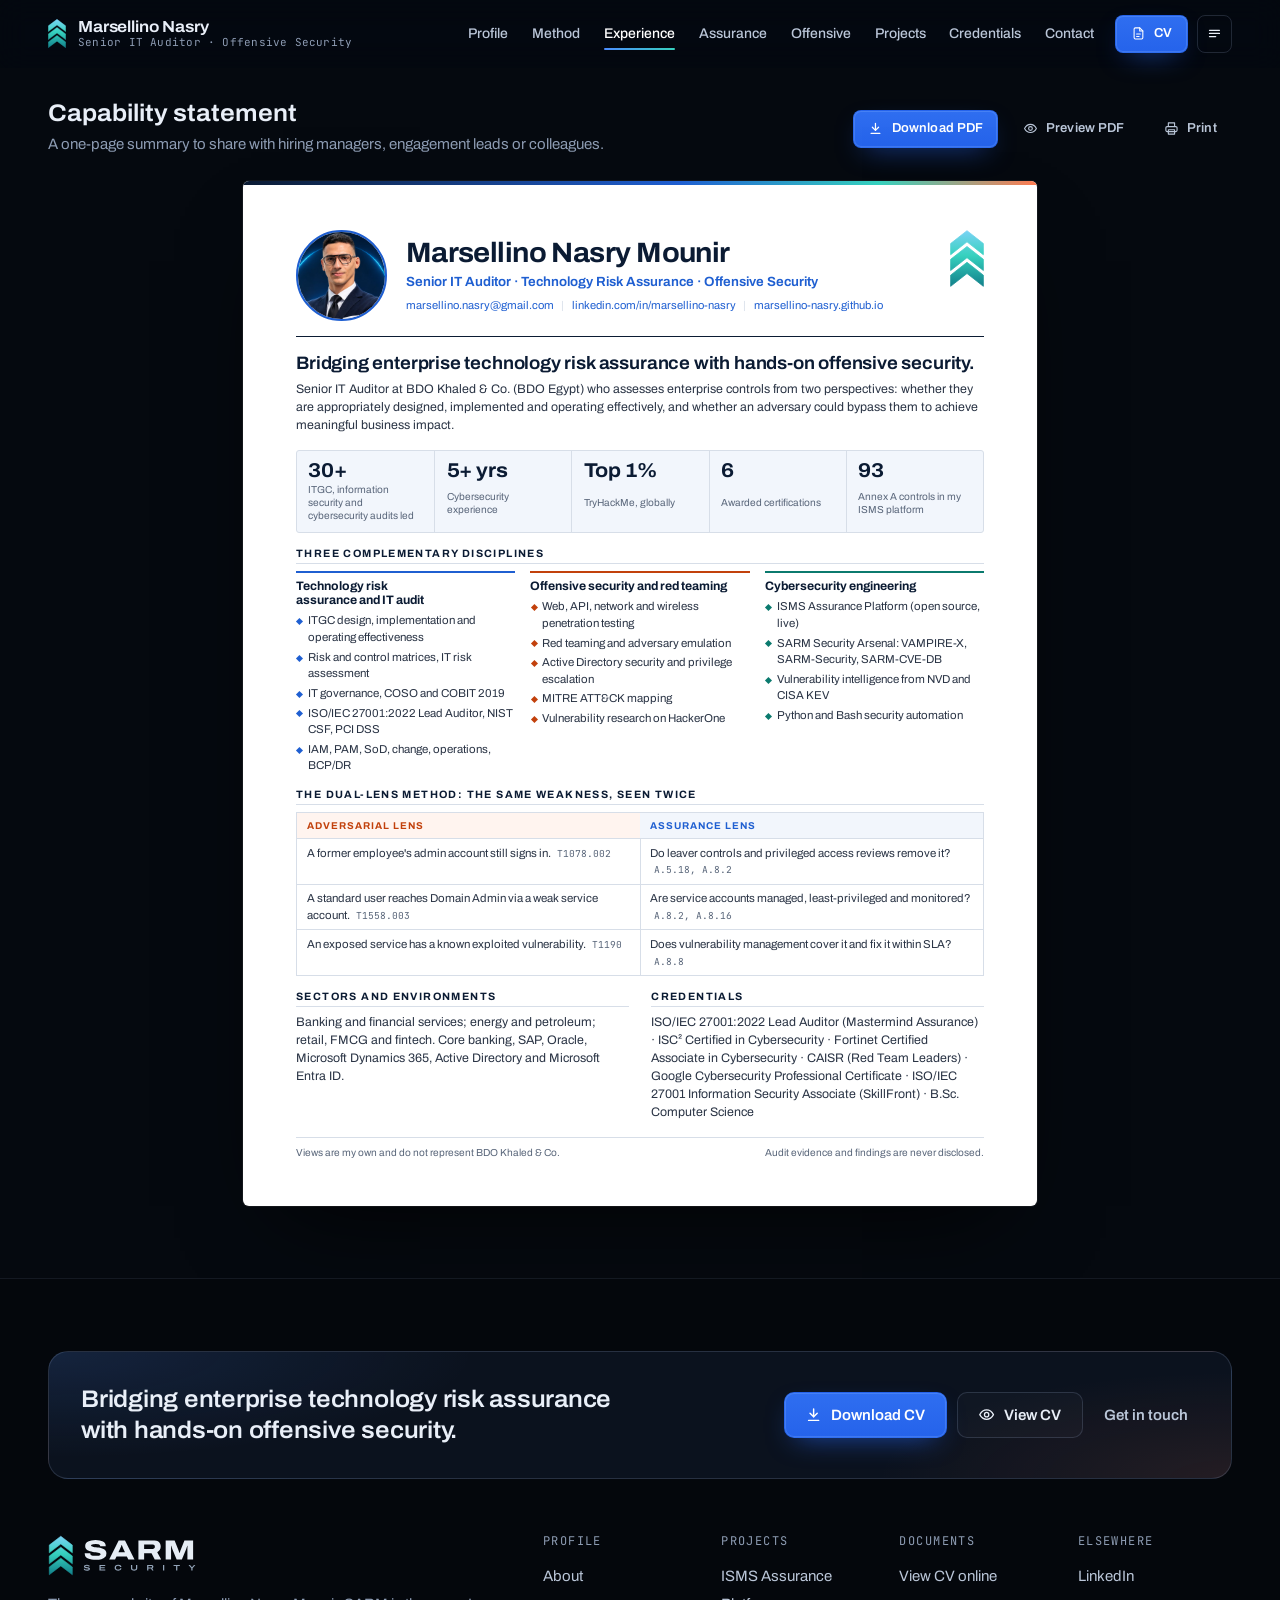
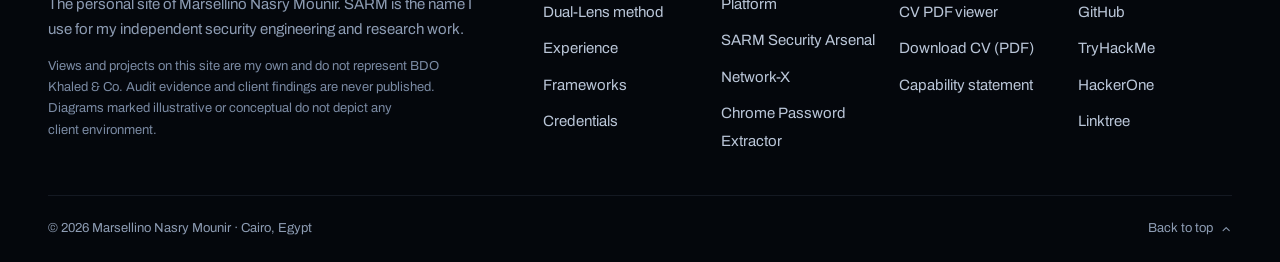
<file: capability-statement.html>
<!DOCTYPE html>
<html lang="en-GB">
<head>
  <meta charset="utf-8">
  <meta name="viewport" content="width=device-width, initial-scale=1">
  <title>Capability statement | Marsellino Nasry Mounir, Senior IT Auditor</title>
  <meta name="description" content="One-page capability statement: Senior IT Auditor bridging enterprise technology risk assurance, IT governance and hands-on offensive security. Download as PDF.">
  <meta name="robots" content="index, follow, max-image-preview:large">
  <link rel="canonical" href="https://marsellino-nasry.github.io/capability-statement.html">
  <meta http-equiv="Content-Security-Policy" content="default-src 'self'; script-src 'self'; style-src 'self'; img-src 'self' data:; font-src 'self'; connect-src 'self' https://formspree.io; form-action https://formspree.io; manifest-src 'self'; base-uri 'self'; object-src 'none'; upgrade-insecure-requests">
  <meta name="referrer" content="strict-origin-when-cross-origin">
  <meta name="author" content="Marsellino Nasry Mounir">
  <meta name="theme-color" content="#05090F">
  <meta name="color-scheme" content="dark">
  <meta property="og:type" content="profile">
  <meta property="og:site_name" content="Marsellino Nasry Mounir">
  <meta property="og:locale" content="en_GB">
  <meta property="og:url" content="https://marsellino-nasry.github.io/capability-statement.html">
  <meta property="og:title" content="Capability statement | Marsellino Nasry Mounir, Senior IT Auditor">
  <meta property="og:description" content="One-page capability statement: Senior IT Auditor bridging enterprise technology risk assurance, IT governance and hands-on offensive security. Download as PDF.">
  <meta property="og:image" content="https://marsellino-nasry.github.io/assets/img/og-image.png">
  <meta property="og:image:width" content="1200">
  <meta property="og:image:height" content="630">
  <meta property="og:image:alt" content="Marsellino Nasry Mounir, Senior IT Auditor: bridging enterprise technology risk assurance with hands-on offensive security">
  <meta name="twitter:card" content="summary_large_image">
  <meta name="twitter:title" content="Capability statement | Marsellino Nasry Mounir, Senior IT Auditor">
  <meta name="twitter:description" content="One-page capability statement: Senior IT Auditor bridging enterprise technology risk assurance, IT governance and hands-on offensive security. Download as PDF.">
  <meta name="twitter:image" content="https://marsellino-nasry.github.io/assets/img/og-image.png">
  <meta name="twitter:image:alt" content="Marsellino Nasry Mounir, Senior IT Auditor">
  <link rel="icon" href="assets/img/favicon.svg" type="image/svg+xml">
  <link rel="icon" href="favicon.ico" sizes="any">
  <link rel="apple-touch-icon" href="assets/img/apple-touch-icon.png">
  <link rel="manifest" href="site.webmanifest">
  <link rel="preload" href="assets/fonts/archivo-variable.woff2" as="font" type="font/woff2" crossorigin>
  <link rel="stylesheet" href="assets/css/main.css?v=20261123">
  <link rel="stylesheet" href="assets/css/document.css?v=20261123">
  <script src="assets/js/main.js?v=20261123" defer></script>
</head>
<body class="page-doc">
  <a class="skip-link" href="#main">Skip to content</a>
  <div class="progress" aria-hidden="true"><span></span></div>
  <header class="site-header" id="top">
    <div class="container site-header__inner">
      <a class="brand" href="./#home" aria-label="Marsellino Nasry Mounir, home">
        <img class="brand__mark" src="assets/img/sarm-mark.svg" width="20" height="34" alt="">
        <span class="brand__text">
          <span class="brand__name">Marsellino Nasry</span>
          <span class="brand__role">Senior IT Auditor · Offensive Security</span>
        </span>
      </a>
      <nav class="site-nav" aria-label="Primary">
        <ul class="site-nav__list">
          <li><a href="./#about" data-nav="about">Profile</a></li><li><a href="./#method" data-nav="method">Method</a></li><li><a href="./#experience" data-nav="experience" aria-current="page">Experience</a></li><li><a href="./#assurance" data-nav="assurance">Assurance</a></li><li><a href="./#offensive" data-nav="offensive">Offensive</a></li><li><a href="./#projects" data-nav="projects">Projects</a></li><li><a href="./#credentials" data-nav="credentials">Credentials</a></li><li><a href="./#contact" data-nav="contact">Contact</a></li>
        </ul>
        <a class="btn btn--small btn--primary site-nav__cv" href="cv.html"><svg class="icon" aria-hidden="true"><use href="assets/img/icons.svg#i-file"/></svg>CV<span class="visually-hidden">: view or download</span></a>
        <button class="nav-toggle" type="button" aria-expanded="false" aria-controls="site-menu">
          <svg class="icon" aria-hidden="true"><use href="assets/img/icons.svg#i-menu"/></svg>
          <span class="nav-toggle__label">Menu</span>
        </button>
      </nav>
    </div>
    <div class="menu" id="site-menu" hidden>
      <div class="container menu__inner">
        <p class="menu__title" id="menu-title">All sections</p>
        <ol class="menu__list" aria-labelledby="menu-title">
          <li><a href="./#home"><span class="menu__n">01</span>Home</a></li><li><a href="./#about"><span class="menu__n">02</span>Profile and positioning</a></li><li><a href="./#method"><span class="menu__n">03</span>The Dual-Lens method</a></li><li><a href="./#experience"><span class="menu__n">04</span>Career timeline</a></li><li><a href="./#assurance"><span class="menu__n">05</span>IT audit and technology risk</a></li><li><a href="./#offensive"><span class="menu__n">06</span>Offensive security</a></li><li><a href="./#environment"><span class="menu__n">07</span>Technology environment</a></li><li><a href="./#frameworks"><span class="menu__n">08</span>Framework ecosystem</a></li><li><a href="./#projects"><span class="menu__n">09</span>Projects and engineering</a></li><li><a href="./#arsenal"><span class="menu__n">10</span>Skills and technical arsenal</a></li><li><a href="./#credentials"><span class="menu__n">11</span>Certifications and education</a></li><li><a href="./#research"><span class="menu__n">12</span>Research and publications</a></li><li><a href="./#contact"><span class="menu__n">13</span>Contact</a></li>
        </ol>
        <div class="menu__docs">
          <a class="btn btn--primary" href="assets/docs/Marsellino_Nasry_CV.pdf" download="Marsellino_Nasry_CV.pdf" type="application/pdf"><svg class="icon" aria-hidden="true"><use href="assets/img/icons.svg#i-download"/></svg>Download CV (PDF)</a>
          <a class="btn btn--ghost" href="cv.html"><svg class="icon" aria-hidden="true"><use href="assets/img/icons.svg#i-eye"/></svg>View CV online</a>
          <a class="btn btn--ghost" href="capability-statement.html">Capability statement</a>
        </div>
      </div>
    </div>
  </header>
  <main id="main">
<div class="container doc-bar">
      <div class="doc-bar__text">
        <h1>Capability statement</h1>
        <p>A one-page summary to share with hiring managers, engagement leads or colleagues.</p>
      </div>
      <div class="doc-bar__actions">
        <a class="btn btn--primary btn--small" href="assets/docs/Marsellino-Nasry-Capability-Statement.pdf" download="Marsellino-Nasry-Capability-Statement.pdf" type="application/pdf"><svg class="icon" aria-hidden="true"><use href="assets/img/icons.svg#i-download"/></svg>Download PDF</a>
        <a class="btn btn--quiet btn--small" href="assets/docs/Marsellino-Nasry-Capability-Statement.pdf" target="_blank" rel="noopener"><svg class="icon" aria-hidden="true"><use href="assets/img/icons.svg#i-eye"/></svg>Preview PDF<span class="visually-hidden"> (opens in a new tab)</span></a>
        <button type="button" class="btn btn--quiet btn--small" data-print hidden><svg class="icon" aria-hidden="true"><use href="assets/img/icons.svg#i-print"/></svg>Print</button>
      </div>
    </div>

    <article class="paper" aria-labelledby="cs-name">
      <header class="paper__head">
        <img class="paper__photo" src="assets/img/portrait-headshot.jpg" width="480" height="480" alt="Marsellino Nasry Mounir">
        <div>
          <h2 class="paper__name" id="cs-name">Marsellino Nasry Mounir</h2>
          <p class="paper__title">Senior IT Auditor · Technology Risk Assurance · Offensive Security</p>
          <p class="paper__contact"><a href="mailto:marsellino.nasry@gmail.com">marsellino.nasry@gmail.com</a><a href="https://www.linkedin.com/in/marsellino-nasry/">linkedin.com/in/marsellino-nasry</a><a href="https://marsellino-nasry.github.io/">marsellino-nasry.github.io</a></p>
        </div>
        <img class="paper__mark" src="assets/img/sarm-mark.svg" width="20" height="34" alt="">
      </header>

      <div class="cap-hero">
        <p class="cap-hero__position">Bridging enterprise technology risk assurance with hands-on offensive security.</p>
        <p>Senior IT Auditor at BDO Khaled &amp; Co. (BDO Egypt) who assesses enterprise controls from two perspectives: whether they are appropriately designed, implemented and operating effectively, and whether an adversary could bypass them to achieve meaningful business impact.</p>
      </div>

      <div class="cap-metrics">
        <div><b>30+</b><span>ITGC, information security and cybersecurity audits led</span></div>
        <div><b>5+ yrs</b><span>Cybersecurity experience</span></div>
        <div><b>Top 1%</b><span>TryHackMe, globally</span></div>
        <div><b>6</b><span>Awarded certifications</span></div>
        <div><b>93</b><span>Annex A controls in my ISMS platform</span></div>
      </div>

      <h3>Three complementary disciplines</h3>
      <div class="cap-grid">
        <div class="cap-col cap-col--blue">
          <h4>Technology risk assurance and IT audit</h4>
          <ul class="dots"><li>ITGC design, implementation and operating effectiveness</li><li>Risk and control matrices, IT risk assessment</li><li>IT governance, COSO and COBIT 2019</li><li>ISO/IEC 27001:2022 Lead Auditor, NIST CSF, PCI DSS</li><li>IAM, PAM, SoD, change, operations, BCP/DR</li></ul>
        </div>
        <div class="cap-col cap-col--orange">
          <h4>Offensive security and red teaming</h4>
          <ul class="dots"><li>Web, API, network and wireless penetration testing</li><li>Red teaming and adversary emulation</li><li>Active Directory security and privilege escalation</li><li>MITRE ATT&amp;CK mapping</li><li>Vulnerability research on HackerOne</li></ul>
        </div>
        <div class="cap-col cap-col--teal">
          <h4>Cybersecurity engineering</h4>
          <ul class="dots"><li>ISMS Assurance Platform (open source, live)</li><li>SARM Security Arsenal: VAMPIRE-X, SARM-Security, SARM-CVE-DB</li><li>Vulnerability intelligence from NVD and CISA KEV</li><li>Python and Bash security automation</li></ul>
        </div>
      </div>

      <h3>The Dual-Lens method: the same weakness, seen twice</h3>
      <table class="lens-mini">
        <thead><tr><th scope="col">Adversarial lens</th><th scope="col">Assurance lens</th></tr></thead>
        <tbody>
          <tr><td>A former employee's admin account still signs in. <span>T1078.002</span></td><td>Do leaver controls and privileged access reviews remove it? <span>A.5.18, A.8.2</span></td></tr>
          <tr><td>A standard user reaches Domain Admin via a weak service account. <span>T1558.003</span></td><td>Are service accounts managed, least-privileged and monitored? <span>A.8.2, A.8.16</span></td></tr>
          <tr><td>An exposed service has a known exploited vulnerability. <span>T1190</span></td><td>Does vulnerability management cover it and fix it within SLA? <span>A.8.8</span></td></tr>
        </tbody>
      </table>

      <div class="cols">
        <div>
          <h3>Sectors and environments</h3>
          <p>Banking and financial services; energy and petroleum; retail, FMCG and fintech. Core banking, SAP, Oracle, Microsoft Dynamics 365, Active Directory and Microsoft Entra ID.</p>
        </div>
        <div>
          <h3>Credentials</h3>
          <p>ISO/IEC 27001:2022 Lead Auditor (Mastermind Assurance) · ISC² Certified in Cybersecurity · Fortinet Certified Associate in Cybersecurity · CAISR (Red Team Leaders) · Google Cybersecurity Professional Certificate · ISO/IEC 27001 Information Security Associate (SkillFront) · B.Sc. Computer Science</p>
        </div>
      </div>

      <p class="paper__foot"><span>Views are my own and do not represent BDO Khaled &amp; Co.</span><span>Audit evidence and findings are never disclosed.</span></p>
    </article>
  </main>
  <footer class="site-footer">
    <div class="container">
      <div class="site-footer__cta">
        <p class="site-footer__line">Bridging enterprise technology risk assurance with hands-on offensive security.</p>
        <div class="site-footer__actions">
          <a class="btn btn--primary" href="assets/docs/Marsellino_Nasry_CV.pdf" download="Marsellino_Nasry_CV.pdf" type="application/pdf"><svg class="icon" aria-hidden="true"><use href="assets/img/icons.svg#i-download"/></svg>Download CV<span class="visually-hidden"> (PDF)</span></a>
          <a class="btn btn--ghost" href="cv.html"><svg class="icon" aria-hidden="true"><use href="assets/img/icons.svg#i-eye"/></svg>View CV</a>
          <a class="btn btn--quiet" href="./#contact">Get in touch</a>
        </div>
      </div>
      <div class="site-footer__grid">
        <div class="site-footer__brand">
          <img src="assets/img/sarm-logo.svg" width="176" height="49" alt="SARM Security" loading="lazy" decoding="async">
          <p>The personal site of Marsellino Nasry Mounir. SARM is the name I use for my independent security engineering and research work.</p>
          <p class="site-footer__disclaimer">Views and projects on this site are my own and do not represent BDO Khaled &amp; Co. Audit evidence and client findings are never published. Diagrams marked illustrative or conceptual do not depict any client environment.</p>
        </div>
        <nav class="site-footer__nav" aria-label="Footer">
          <div>
            <h2 class="site-footer__h">Profile</h2>
            <ul>
              <li><a href="./#about">About</a></li>
              <li><a href="./#method">Dual-Lens method</a></li>
              <li><a href="./#experience">Experience</a></li>
              <li><a href="./#frameworks">Frameworks</a></li>
              <li><a href="./#credentials">Credentials</a></li>
            </ul>
          </div>
          <div>
            <h2 class="site-footer__h">Projects</h2>
            <ul>
              <li><a href="projects/isms-assurance-platform.html">ISMS Assurance Platform</a></li>
              <li><a href="projects/sarm-security-arsenal.html">SARM Security Arsenal</a></li>
              <li><a href="projects/network-x.html">Network-X</a></li>
              <li><a href="projects/chrome-password-extractor.html">Chrome Password Extractor</a></li>
            </ul>
          </div>
          <div>
            <h2 class="site-footer__h">Documents</h2>
            <ul>
              <li><a href="cv.html">View CV online</a></li>
              <li><a href="cv.html#cv-pdf">CV PDF viewer</a></li>
              <li><a href="assets/docs/Marsellino_Nasry_CV.pdf" download="Marsellino_Nasry_CV.pdf" type="application/pdf">Download CV (PDF)</a></li>
              <li><a href="capability-statement.html">Capability statement</a></li>
            </ul>
          </div>
          <div>
            <h2 class="site-footer__h">Elsewhere</h2>
            <ul>
              <li><a href="https://www.linkedin.com/in/marsellino-nasry/" rel="noopener noreferrer" target="_blank">LinkedIn<span class="visually-hidden"> (opens in a new tab)</span></a></li>
              <li><a href="https://github.com/Marsellino-Nasry" rel="noopener noreferrer" target="_blank">GitHub<span class="visually-hidden"> (opens in a new tab)</span></a></li>
              <li><a href="https://tryhackme.com/p/Marsellino" rel="noopener noreferrer" target="_blank">TryHackMe<span class="visually-hidden"> (opens in a new tab)</span></a></li>
              <li><a href="https://hackerone.com/marsellino1" rel="noopener noreferrer" target="_blank">HackerOne<span class="visually-hidden"> (opens in a new tab)</span></a></li>
              <li><a href="https://linktr.ee/Marsellino.Nasry" rel="noopener noreferrer" target="_blank">Linktree<span class="visually-hidden"> (opens in a new tab)</span></a></li>
            </ul>
          </div>
        </nav>
      </div>
      <div class="site-footer__base">
        <p>&copy; <span data-year>2026</span> Marsellino Nasry Mounir · Cairo, Egypt</p>
        <a href="#top" class="site-footer__top">Back to top <svg class="icon icon--sm" aria-hidden="true"><use href="assets/img/icons.svg#i-up"/></svg></a>
      </div>
    </div>
    <a class="to-top" href="#top" aria-label="Back to top"><svg class="icon" aria-hidden="true"><use href="assets/img/icons.svg#i-up"/></svg></a>
  </footer>
</body>
</html>
</file>
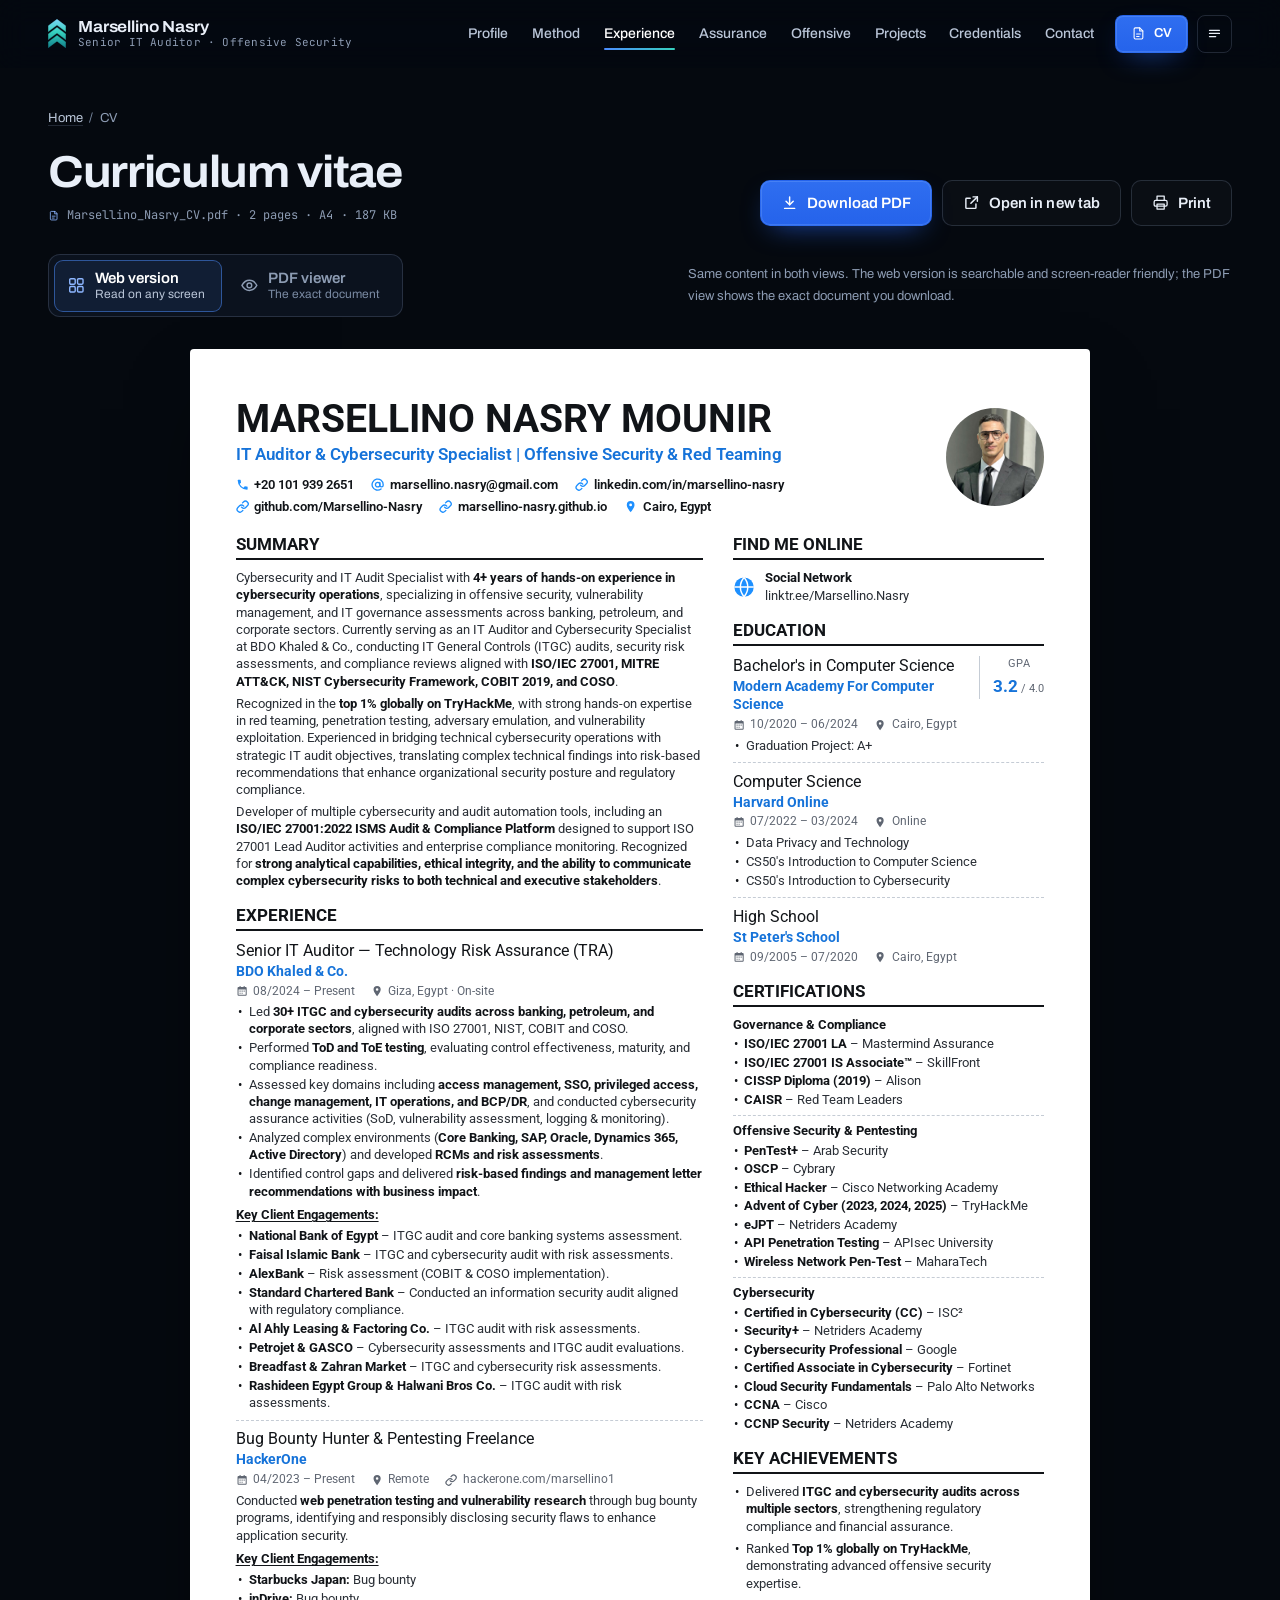
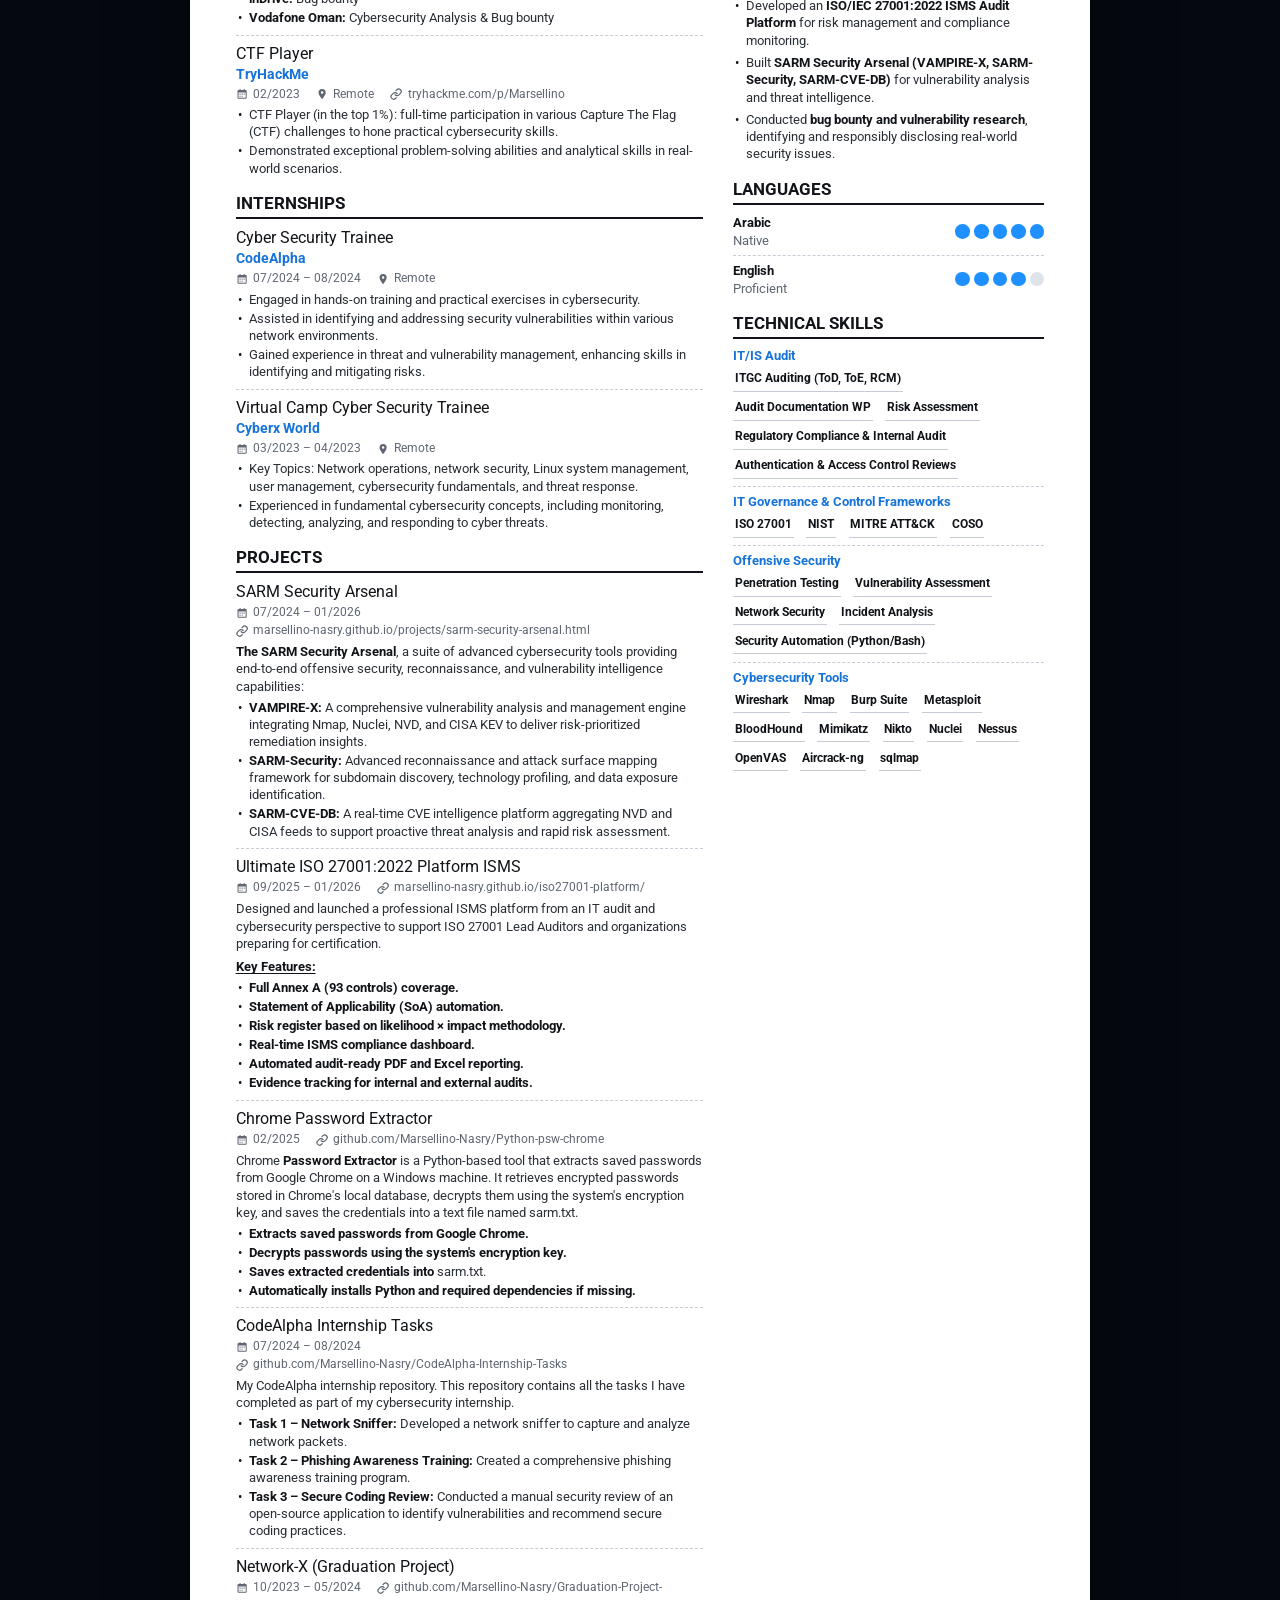
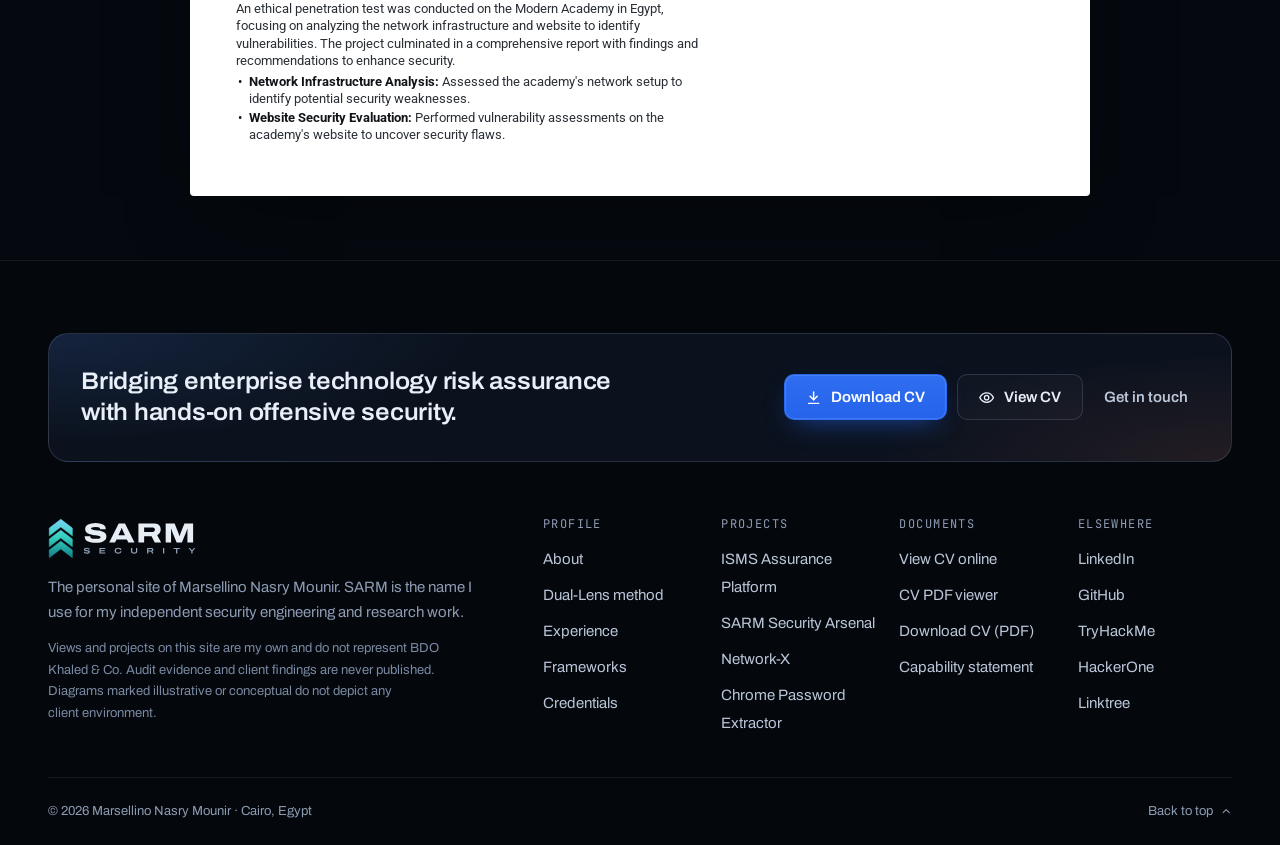
<file: cv.html>
<!DOCTYPE html>
<html lang="en-GB">
<head>
  <meta charset="utf-8">
  <meta name="viewport" content="width=device-width, initial-scale=1">
  <title>CV | Marsellino Nasry Mounir, IT Auditor &amp; Cybersecurity Specialist</title>
  <meta name="description" content="CV of Marsellino Nasry Mounir: IT Auditor and cybersecurity specialist at BDO Khaled &amp; Co., offensive security and red teaming. Read it online, view the PDF in the page or download it.">
  <meta name="robots" content="index, follow, max-image-preview:large">
  <link rel="canonical" href="https://marsellino-nasry.github.io/cv.html">
  <meta http-equiv="Content-Security-Policy" content="default-src 'self'; script-src 'self'; style-src 'self'; img-src 'self' data:; font-src 'self'; connect-src 'self' https://formspree.io; form-action https://formspree.io; manifest-src 'self'; base-uri 'self'; object-src 'none'; upgrade-insecure-requests">
  <meta name="referrer" content="strict-origin-when-cross-origin">
  <meta name="author" content="Marsellino Nasry Mounir">
  <meta name="theme-color" content="#05090F">
  <meta name="color-scheme" content="dark">
  <meta property="og:type" content="profile">
  <meta property="og:site_name" content="Marsellino Nasry Mounir">
  <meta property="og:locale" content="en_GB">
  <meta property="og:url" content="https://marsellino-nasry.github.io/cv.html">
  <meta property="og:title" content="CV | Marsellino Nasry Mounir, IT Auditor &amp; Cybersecurity Specialist">
  <meta property="og:description" content="CV of Marsellino Nasry Mounir: IT Auditor and cybersecurity specialist at BDO Khaled &amp; Co., offensive security and red teaming. Read it online, view the PDF in the page or download it.">
  <meta property="og:image" content="https://marsellino-nasry.github.io/assets/img/og-image.png">
  <meta property="og:image:width" content="1200">
  <meta property="og:image:height" content="630">
  <meta property="og:image:alt" content="Marsellino Nasry Mounir, Senior IT Auditor: bridging enterprise technology risk assurance with hands-on offensive security">
  <meta name="twitter:card" content="summary_large_image">
  <meta name="twitter:title" content="CV | Marsellino Nasry Mounir, IT Auditor &amp; Cybersecurity Specialist">
  <meta name="twitter:description" content="CV of Marsellino Nasry Mounir: IT Auditor and cybersecurity specialist at BDO Khaled &amp; Co., offensive security and red teaming. Read it online, view the PDF in the page or download it.">
  <meta name="twitter:image" content="https://marsellino-nasry.github.io/assets/img/og-image.png">
  <meta name="twitter:image:alt" content="Marsellino Nasry Mounir, Senior IT Auditor">
  <link rel="icon" href="assets/img/favicon.svg" type="image/svg+xml">
  <link rel="icon" href="favicon.ico" sizes="any">
  <link rel="apple-touch-icon" href="assets/img/apple-touch-icon.png">
  <link rel="manifest" href="site.webmanifest">
  <link rel="preload" href="assets/fonts/archivo-variable.woff2" as="font" type="font/woff2" crossorigin>
  <link rel="stylesheet" href="assets/css/main.css?v=20261123">
  <link rel="stylesheet" href="assets/css/cv.css?v=20261123">
  <script src="assets/js/main.js?v=20261123" defer></script>
  <script type="application/ld+json">{"@context": "https://schema.org", "@type": "ProfilePage", "url": "https://marsellino-nasry.github.io/cv.html", "name": "CV of Marsellino Nasry Mounir", "mainEntity": {"@id": "https://marsellino-nasry.github.io/#person"}}</script>
  <script type="application/ld+json">{"@context": "https://schema.org", "@type": "DigitalDocument", "name": "Marsellino Nasry Mounir — CV (PDF)", "encodingFormat": "application/pdf", "url": "https://marsellino-nasry.github.io/assets/docs/Marsellino_Nasry_CV.pdf", "author": {"@id": "https://marsellino-nasry.github.io/#person"}}</script>
</head>
<body class="page-doc page-cv">
  <a class="skip-link" href="#main">Skip to content</a>
  <div class="progress" aria-hidden="true"><span></span></div>
  <header class="site-header" id="top">
    <div class="container site-header__inner">
      <a class="brand" href="./#home" aria-label="Marsellino Nasry Mounir, home">
        <img class="brand__mark" src="assets/img/sarm-mark.svg" width="20" height="34" alt="">
        <span class="brand__text">
          <span class="brand__name">Marsellino Nasry</span>
          <span class="brand__role">Senior IT Auditor · Offensive Security</span>
        </span>
      </a>
      <nav class="site-nav" aria-label="Primary">
        <ul class="site-nav__list">
          <li><a href="./#about" data-nav="about">Profile</a></li><li><a href="./#method" data-nav="method">Method</a></li><li><a href="./#experience" data-nav="experience" aria-current="page">Experience</a></li><li><a href="./#assurance" data-nav="assurance">Assurance</a></li><li><a href="./#offensive" data-nav="offensive">Offensive</a></li><li><a href="./#projects" data-nav="projects">Projects</a></li><li><a href="./#credentials" data-nav="credentials">Credentials</a></li><li><a href="./#contact" data-nav="contact">Contact</a></li>
        </ul>
        <a class="btn btn--small btn--primary site-nav__cv" href="cv.html" aria-current="page"><svg class="icon" aria-hidden="true"><use href="assets/img/icons.svg#i-file"/></svg>CV<span class="visually-hidden">: view or download</span></a>
        <button class="nav-toggle" type="button" aria-expanded="false" aria-controls="site-menu">
          <svg class="icon" aria-hidden="true"><use href="assets/img/icons.svg#i-menu"/></svg>
          <span class="nav-toggle__label">Menu</span>
        </button>
      </nav>
    </div>
    <div class="menu" id="site-menu" hidden>
      <div class="container menu__inner">
        <p class="menu__title" id="menu-title">All sections</p>
        <ol class="menu__list" aria-labelledby="menu-title">
          <li><a href="./#home"><span class="menu__n">01</span>Home</a></li><li><a href="./#about"><span class="menu__n">02</span>Profile and positioning</a></li><li><a href="./#method"><span class="menu__n">03</span>The Dual-Lens method</a></li><li><a href="./#experience"><span class="menu__n">04</span>Career timeline</a></li><li><a href="./#assurance"><span class="menu__n">05</span>IT audit and technology risk</a></li><li><a href="./#offensive"><span class="menu__n">06</span>Offensive security</a></li><li><a href="./#environment"><span class="menu__n">07</span>Technology environment</a></li><li><a href="./#frameworks"><span class="menu__n">08</span>Framework ecosystem</a></li><li><a href="./#projects"><span class="menu__n">09</span>Projects and engineering</a></li><li><a href="./#arsenal"><span class="menu__n">10</span>Skills and technical arsenal</a></li><li><a href="./#credentials"><span class="menu__n">11</span>Certifications and education</a></li><li><a href="./#research"><span class="menu__n">12</span>Research and publications</a></li><li><a href="./#contact"><span class="menu__n">13</span>Contact</a></li>
        </ol>
        <div class="menu__docs">
          <a class="btn btn--primary" href="assets/docs/Marsellino_Nasry_CV.pdf" download="Marsellino_Nasry_CV.pdf" type="application/pdf"><svg class="icon" aria-hidden="true"><use href="assets/img/icons.svg#i-download"/></svg>Download CV (PDF)</a>
          <a class="btn btn--ghost" href="cv.html"><svg class="icon" aria-hidden="true"><use href="assets/img/icons.svg#i-eye"/></svg>View CV online</a>
          <a class="btn btn--ghost" href="capability-statement.html">Capability statement</a>
        </div>
      </div>
    </div>
  </header>
  <main id="main">
<div class="cvx" data-tabs data-tab-class="cvx__tab">
      <div class="container cvx__head">
        <nav aria-label="Breadcrumb"><ol class="crumbs"><li><a href="./">Home</a></li><li aria-current="page">CV</li></ol></nav>
        <div class="cvx__top">
          <div class="cvx__intro">
            <h1 class="cvx__title">Curriculum vitae</h1>
            <p class="cvx__meta"><svg class="icon icon--sm" aria-hidden="true"><use href="assets/img/icons.svg#i-file"/></svg>Marsellino_Nasry_CV.pdf <span aria-hidden="true">·</span> 2 pages <span aria-hidden="true">·</span> A4 <span aria-hidden="true">·</span> 187 KB</p>
          </div>
          <div class="cvx__actions">
            <a class="btn btn--primary" href="assets/docs/Marsellino_Nasry_CV.pdf" download="Marsellino_Nasry_CV.pdf" type="application/pdf"><svg class="icon" aria-hidden="true"><use href="assets/img/icons.svg#i-download"/></svg>Download PDF</a>
            <a class="btn btn--ghost" href="assets/docs/Marsellino_Nasry_CV.pdf" target="_blank" rel="noopener" type="application/pdf"><svg class="icon" aria-hidden="true"><use href="assets/img/icons.svg#i-external"/></svg>Open in new tab<span class="visually-hidden"> (PDF)</span></a>
            <button type="button" class="btn btn--ghost" data-print hidden><svg class="icon" aria-hidden="true"><use href="assets/img/icons.svg#i-print"/></svg>Print</button>
          </div>
        </div>
        <div class="cvx__switch">
          <div class="cvx__tabs" role="tablist" aria-label="How to view the CV" data-tablist></div>
          <p class="cvx__hint">Same content in both views. The web version is searchable and screen-reader friendly; the PDF view shows the exact document you download.</p>
        </div>
      </div>

      <div class="cvx__panel" data-tab-panel data-tab-label="Web version" data-tab-icon="i-grid" data-tab-sub="Read on any screen" id="cv-web">
<article class="cv" aria-labelledby="cv-name">
      <header class="cv__head">
        <div>
          <h2 class="cv__name" id="cv-name">Marsellino Nasry Mounir</h2>
          <p class="cv__title">IT Auditor &amp; Cybersecurity Specialist | Offensive Security &amp; Red Teaming</p>
          <ul class="cv__contact" aria-label="Contact details">
            <li><svg class="cv-ic" aria-hidden="true"><use href="assets/img/icons.svg#i-phone"/></svg><a href="tel:+201019392651">+20 101 939 2651</a></li>
            <li><svg class="cv-ic" aria-hidden="true"><use href="assets/img/icons.svg#i-at"/></svg><a href="mailto:marsellino.nasry@gmail.com">marsellino.nasry@gmail.com</a></li>
            <li><svg class="cv-ic" aria-hidden="true"><use href="assets/img/icons.svg#i-link"/></svg><a href="https://www.linkedin.com/in/marsellino-nasry/">linkedin.com/in/marsellino-nasry</a></li>
            <li><svg class="cv-ic" aria-hidden="true"><use href="assets/img/icons.svg#i-link"/></svg><a href="https://github.com/Marsellino-Nasry">github.com/Marsellino-Nasry</a></li>
            <li><svg class="cv-ic" aria-hidden="true"><use href="assets/img/icons.svg#i-link"/></svg><a href="https://marsellino-nasry.github.io/">marsellino-nasry.github.io</a></li>
            <li><svg class="cv-ic" aria-hidden="true"><use href="assets/img/icons.svg#i-pin"/></svg><span>Cairo, Egypt</span></li>
          </ul>
        </div>
        <img class="cv__photo" src="assets/img/cv-photo.jpg" width="480" height="480" alt="Portrait of Marsellino Nasry Mounir">
      </header>

      <div class="cv__body">
        <div class="cv__main">

          <section class="cv-sec" aria-labelledby="cv-h-summary">
            <h3 class="cv-sec__h" id="cv-h-summary">Summary</h3>
            <p>Cybersecurity and IT Audit Specialist with <b>4+ years of hands-on experience in cybersecurity operations</b>, specializing in offensive security, vulnerability management, and IT governance assessments across banking, petroleum, and corporate sectors. Currently serving as an IT Auditor and Cybersecurity Specialist at BDO Khaled &amp; Co., conducting IT General Controls (ITGC) audits, security risk assessments, and compliance reviews aligned with <b>ISO/IEC 27001, MITRE ATT&amp;CK, NIST Cybersecurity Framework, COBIT 2019, and COSO</b>.</p>
            <p>Recognized in the <b>top 1% globally on TryHackMe</b>, with strong hands-on expertise in red teaming, penetration testing, adversary emulation, and vulnerability exploitation. Experienced in bridging technical cybersecurity operations with strategic IT audit objectives, translating complex technical findings into risk-based recommendations that enhance organizational security posture and regulatory compliance.</p>
            <p>Developer of multiple cybersecurity and audit automation tools, including an <b>ISO/IEC 27001:2022 ISMS Audit &amp; Compliance Platform</b> designed to support ISO 27001 Lead Auditor activities and enterprise compliance monitoring. Recognized for <b>strong analytical capabilities, ethical integrity, and the ability to communicate complex cybersecurity risks to both technical and executive stakeholders</b>.</p>
          </section>

          <section class="cv-sec" aria-labelledby="cv-h-experience">
            <h3 class="cv-sec__h" id="cv-h-experience">Experience</h3>

            <div class="cv-entry">
              <h4 class="cv-entry__role">Senior IT Auditor — Technology Risk Assurance (TRA)</h4>
              <p class="cv-entry__org">BDO Khaled &amp; Co.</p>
              <ul class="cv-meta">
                <li><svg class="cv-ic" aria-hidden="true"><use href="assets/img/icons.svg#i-calendar"/></svg>08/2024 – Present</li>
                <li><svg class="cv-ic" aria-hidden="true"><use href="assets/img/icons.svg#i-pin"/></svg>Giza, Egypt · On-site</li>
              </ul>
              <ul class="cv-list">
                <li>Led <b>30+ ITGC and cybersecurity audits across banking, petroleum, and corporate sectors</b>, aligned with ISO 27001, NIST, COBIT and COSO.</li>
                <li>Performed <b>ToD and ToE testing</b>, evaluating control effectiveness, maturity, and compliance readiness.</li>
                <li>Assessed key domains including <b>access management, SSO, privileged access, change management, IT operations, and BCP/DR</b>, and conducted cybersecurity assurance activities (SoD, vulnerability assessment, logging &amp; monitoring).</li>
                <li>Analyzed complex environments (<b>Core Banking, SAP, Oracle, Dynamics 365, Active Directory</b>) and developed <b>RCMs and risk assessments</b>.</li>
                <li>Identified control gaps and delivered <b>risk-based findings and management letter recommendations with business impact</b>.</li>
              </ul>
              <p class="cv-label">Key Client Engagements:</p>
              <ul class="cv-list">
                <li><b>National Bank of Egypt</b> – ITGC audit and core banking systems assessment.</li>
                <li><b>Faisal Islamic Bank</b> – ITGC and cybersecurity audit with risk assessments.</li>
                <li><b>AlexBank</b> – Risk assessment (COBIT &amp; COSO implementation).</li>
                <li><b>Standard Chartered Bank</b> – Conducted an information security audit aligned with regulatory compliance.</li>
                <li><b>Al Ahly Leasing &amp; Factoring Co.</b> – ITGC audit with risk assessments.</li>
                <li><b>Petrojet &amp; GASCO</b> – Cybersecurity assessments and ITGC audit evaluations.</li>
                <li><b>Breadfast &amp; Zahran Market</b> – ITGC and cybersecurity risk assessments.</li>
                <li><b>Rashideen Egypt Group &amp; Halwani Bros Co.</b> – ITGC audit with risk assessments.</li>
              </ul>
            </div>

            <div class="cv-entry">
              <h4 class="cv-entry__role">Bug Bounty Hunter &amp; Pentesting Freelance</h4>
              <p class="cv-entry__org">HackerOne</p>
              <ul class="cv-meta">
                <li><svg class="cv-ic" aria-hidden="true"><use href="assets/img/icons.svg#i-calendar"/></svg>04/2023 – Present</li>
                <li><svg class="cv-ic" aria-hidden="true"><use href="assets/img/icons.svg#i-pin"/></svg>Remote</li>
                <li><svg class="cv-ic" aria-hidden="true"><use href="assets/img/icons.svg#i-link"/></svg><a href="https://hackerone.com/marsellino1">hackerone.com/marsellino1</a></li>
              </ul>
              <p class="cv-entry__desc">Conducted <b>web penetration testing and vulnerability research</b> through bug bounty programs, identifying and responsibly disclosing security flaws to enhance application security.</p>
              <p class="cv-label">Key Client Engagements:</p>
              <ul class="cv-list">
                <li><b>Starbucks Japan:</b> Bug bounty</li>
                <li><b>inDrive:</b> Bug bounty</li>
                <li><b>Vodafone Oman:</b> Cybersecurity Analysis &amp; Bug bounty</li>
              </ul>
            </div>

            <div class="cv-entry">
              <h4 class="cv-entry__role">CTF Player</h4>
              <p class="cv-entry__org">TryHackMe</p>
              <ul class="cv-meta">
                <li><svg class="cv-ic" aria-hidden="true"><use href="assets/img/icons.svg#i-calendar"/></svg>02/2023</li>
                <li><svg class="cv-ic" aria-hidden="true"><use href="assets/img/icons.svg#i-pin"/></svg>Remote</li>
                <li><svg class="cv-ic" aria-hidden="true"><use href="assets/img/icons.svg#i-link"/></svg><a href="https://tryhackme.com/p/Marsellino">tryhackme.com/p/Marsellino</a></li>
              </ul>
              <ul class="cv-list">
                <li>CTF Player (in the top 1%): full-time participation in various Capture The Flag (CTF) challenges to hone practical cybersecurity skills.</li>
                <li>Demonstrated exceptional problem-solving abilities and analytical skills in real-world scenarios.</li>
              </ul>
            </div>
          </section>

          <section class="cv-sec" aria-labelledby="cv-h-internships">
            <h3 class="cv-sec__h" id="cv-h-internships">Internships</h3>

            <div class="cv-entry">
              <h4 class="cv-entry__role">Cyber Security Trainee</h4>
              <p class="cv-entry__org">CodeAlpha</p>
              <ul class="cv-meta">
                <li><svg class="cv-ic" aria-hidden="true"><use href="assets/img/icons.svg#i-calendar"/></svg>07/2024 – 08/2024</li>
                <li><svg class="cv-ic" aria-hidden="true"><use href="assets/img/icons.svg#i-pin"/></svg>Remote</li>
              </ul>
              <ul class="cv-list">
                <li>Engaged in hands-on training and practical exercises in cybersecurity.</li>
                <li>Assisted in identifying and addressing security vulnerabilities within various network environments.</li>
                <li>Gained experience in threat and vulnerability management, enhancing skills in identifying and mitigating risks.</li>
              </ul>
            </div>

            <div class="cv-entry">
              <h4 class="cv-entry__role">Virtual Camp Cyber Security Trainee</h4>
              <p class="cv-entry__org">Cyberx World</p>
              <ul class="cv-meta">
                <li><svg class="cv-ic" aria-hidden="true"><use href="assets/img/icons.svg#i-calendar"/></svg>03/2023 – 04/2023</li>
                <li><svg class="cv-ic" aria-hidden="true"><use href="assets/img/icons.svg#i-pin"/></svg>Remote</li>
              </ul>
              <ul class="cv-list">
                <li>Key Topics: Network operations, network security, Linux system management, user management, cybersecurity fundamentals, and threat response.</li>
                <li>Experienced in fundamental cybersecurity concepts, including monitoring, detecting, analyzing, and responding to cyber threats.</li>
              </ul>
            </div>
          </section>

          <section class="cv-sec" aria-labelledby="cv-h-projects">
            <h3 class="cv-sec__h" id="cv-h-projects">Projects</h3>

            <div class="cv-entry">
              <h4 class="cv-entry__role">SARM Security Arsenal</h4>
              <ul class="cv-meta">
                <li><svg class="cv-ic" aria-hidden="true"><use href="assets/img/icons.svg#i-calendar"/></svg>07/2024 – 01/2026</li>
                <li><svg class="cv-ic" aria-hidden="true"><use href="assets/img/icons.svg#i-link"/></svg><a href="https://marsellino-nasry.github.io/projects/sarm-security-arsenal.html">marsellino-nasry.github.io/projects/sarm-security-arsenal.html</a></li>
              </ul>
              <p class="cv-entry__desc"><b>The SARM Security Arsenal</b>, a suite of advanced cybersecurity tools providing end-to-end offensive security, reconnaissance, and vulnerability intelligence capabilities:</p>
              <ul class="cv-list">
                <li><b>VAMPIRE-X:</b> A comprehensive vulnerability analysis and management engine integrating Nmap, Nuclei, NVD, and CISA KEV to deliver risk-prioritized remediation insights.</li>
                <li><b>SARM-Security:</b> Advanced reconnaissance and attack surface mapping framework for subdomain discovery, technology profiling, and data exposure identification.</li>
                <li><b>SARM-CVE-DB:</b> A real-time CVE intelligence platform aggregating NVD and CISA feeds to support proactive threat analysis and rapid risk assessment.</li>
              </ul>
            </div>

            <div class="cv-entry">
              <h4 class="cv-entry__role">Ultimate ISO 27001:2022 Platform ISMS</h4>
              <ul class="cv-meta">
                <li><svg class="cv-ic" aria-hidden="true"><use href="assets/img/icons.svg#i-calendar"/></svg>09/2025 – 01/2026</li>
                <li><svg class="cv-ic" aria-hidden="true"><use href="assets/img/icons.svg#i-link"/></svg><a href="https://marsellino-nasry.github.io/iso27001-platform/">marsellino-nasry.github.io/iso27001-platform/</a></li>
              </ul>
              <p class="cv-entry__desc">Designed and launched a professional ISMS platform from an IT audit and cybersecurity perspective to support ISO 27001 Lead Auditors and organizations preparing for certification.</p>
              <p class="cv-label">Key Features:</p>
              <ul class="cv-list">
                <li><b>Full Annex A (93 controls) coverage.</b></li>
                <li><b>Statement of Applicability (SoA) automation.</b></li>
                <li><b>Risk register based on likelihood × impact methodology.</b></li>
                <li><b>Real-time ISMS compliance dashboard.</b></li>
                <li><b>Automated audit-ready PDF and Excel reporting.</b></li>
                <li><b>Evidence tracking for internal and external audits.</b></li>
              </ul>
            </div>

            <div class="cv-entry">
              <h4 class="cv-entry__role">Chrome Password Extractor</h4>
              <ul class="cv-meta">
                <li><svg class="cv-ic" aria-hidden="true"><use href="assets/img/icons.svg#i-calendar"/></svg>02/2025</li>
                <li><svg class="cv-ic" aria-hidden="true"><use href="assets/img/icons.svg#i-link"/></svg><a href="https://github.com/Marsellino-Nasry/Python-psw-chrome">github.com/Marsellino-Nasry/Python-psw-chrome</a></li>
              </ul>
              <p class="cv-entry__desc">Chrome <b>Password Extractor</b> is a Python-based tool that extracts saved passwords from Google Chrome on a Windows machine. It retrieves encrypted passwords stored in Chrome's local database, decrypts them using the system's encryption key, and saves the credentials into a text file named sarm.txt.</p>
              <ul class="cv-list">
                <li><b>Extracts saved passwords from Google Chrome.</b></li>
                <li><b>Decrypts passwords using the system's encryption key.</b></li>
                <li><b>Saves extracted credentials into</b> sarm.txt.</li>
                <li><b>Automatically installs Python and required dependencies if missing.</b></li>
              </ul>
            </div>

            <div class="cv-entry">
              <h4 class="cv-entry__role">CodeAlpha Internship Tasks</h4>
              <ul class="cv-meta">
                <li><svg class="cv-ic" aria-hidden="true"><use href="assets/img/icons.svg#i-calendar"/></svg>07/2024 – 08/2024</li>
                <li><svg class="cv-ic" aria-hidden="true"><use href="assets/img/icons.svg#i-link"/></svg><a href="https://github.com/Marsellino-Nasry/CodeAlpha-Internship-Tasks">github.com/Marsellino-Nasry/CodeAlpha-Internship-Tasks</a></li>
              </ul>
              <p class="cv-entry__desc">My CodeAlpha internship repository. This repository contains all the tasks I have completed as part of my cybersecurity internship.</p>
              <ul class="cv-list">
                <li><b>Task 1 – Network Sniffer:</b> Developed a network sniffer to capture and analyze network packets.</li>
                <li><b>Task 2 – Phishing Awareness Training:</b> Created a comprehensive phishing awareness training program.</li>
                <li><b>Task 3 – Secure Coding Review:</b> Conducted a manual security review of an open-source application to identify vulnerabilities and recommend secure coding practices.</li>
              </ul>
            </div>

            <div class="cv-entry">
              <h4 class="cv-entry__role">Network-X (Graduation Project)</h4>
              <ul class="cv-meta">
                <li><svg class="cv-ic" aria-hidden="true"><use href="assets/img/icons.svg#i-calendar"/></svg>10/2023 – 05/2024</li>
                <li><svg class="cv-ic" aria-hidden="true"><use href="assets/img/icons.svg#i-link"/></svg><a href="https://github.com/Marsellino-Nasry/Graduation-Project-">github.com/Marsellino-Nasry/Graduation-Project-</a></li>
              </ul>
              <p class="cv-entry__desc">An ethical penetration test was conducted on the Modern Academy in Egypt, focusing on analyzing the network infrastructure and website to identify vulnerabilities. The project culminated in a comprehensive report with findings and recommendations to enhance security.</p>
              <ul class="cv-list">
                <li><b>Network Infrastructure Analysis:</b> Assessed the academy's network setup to identify potential security weaknesses.</li>
                <li><b>Website Security Evaluation:</b> Performed vulnerability assessments on the academy's website to uncover security flaws.</li>
              </ul>
            </div>
          </section>
        </div>

        <div class="cv__side">
          <section class="cv-sec" aria-labelledby="cv-h-online">
            <h3 class="cv-sec__h" id="cv-h-online">Find Me Online</h3>
            <ul class="cv-online">
              <li><svg class="cv-ic" aria-hidden="true"><use href="assets/img/icons.svg#i-globe"/></svg><b>Social Network</b><a href="https://linktr.ee/Marsellino.Nasry">linktr.ee/Marsellino.Nasry</a></li>
            </ul>
          </section>

          <section class="cv-sec" aria-labelledby="cv-h-education">
            <h3 class="cv-sec__h" id="cv-h-education">Education</h3>
            <div class="cv-entry cv-edu">
              <h4 class="cv-entry__role">Bachelor's in Computer Science</h4>
              <p class="cv-entry__org">Modern Academy For Computer Science</p>
              <ul class="cv-meta">
                <li><svg class="cv-ic" aria-hidden="true"><use href="assets/img/icons.svg#i-calendar"/></svg>10/2020 – 06/2024</li>
                <li><svg class="cv-ic" aria-hidden="true"><use href="assets/img/icons.svg#i-pin"/></svg>Cairo, Egypt</li>
              </ul>
              <ul class="cv-list">
                <li>Graduation Project: A+</li>
              </ul>
              <p class="cv-gpa"><span>GPA</span><b>3.2</b> / 4.0</p>
            </div>
            <div class="cv-entry">
              <h4 class="cv-entry__role">Computer Science</h4>
              <p class="cv-entry__org">Harvard Online</p>
              <ul class="cv-meta">
                <li><svg class="cv-ic" aria-hidden="true"><use href="assets/img/icons.svg#i-calendar"/></svg>07/2022 – 03/2024</li>
                <li><svg class="cv-ic" aria-hidden="true"><use href="assets/img/icons.svg#i-pin"/></svg>Online</li>
              </ul>
              <ul class="cv-list">
                <li>Data Privacy and Technology</li>
                <li>CS50's Introduction to Computer Science</li>
                <li>CS50's Introduction to Cybersecurity</li>
              </ul>
            </div>
            <div class="cv-entry">
              <h4 class="cv-entry__role">High School</h4>
              <p class="cv-entry__org">St Peter's School</p>
              <ul class="cv-meta">
                <li><svg class="cv-ic" aria-hidden="true"><use href="assets/img/icons.svg#i-calendar"/></svg>09/2005 – 07/2020</li>
                <li><svg class="cv-ic" aria-hidden="true"><use href="assets/img/icons.svg#i-pin"/></svg>Cairo, Egypt</li>
              </ul>
            </div>
          </section>

          <section class="cv-sec" aria-labelledby="cv-h-certs">
            <h3 class="cv-sec__h" id="cv-h-certs">Certifications</h3>
            <div class="cv-group">
              <h4 class="cv-group__h">Governance &amp; Compliance</h4>
              <ul class="cv-certs">
                <li><b>ISO/IEC 27001 LA</b> – Mastermind Assurance</li>
                <li><b>ISO/IEC 27001 IS Associate™</b> – SkillFront</li>
                <li><b>CISSP Diploma (2019)</b> – Alison</li>
                <li><b>CAISR</b> – Red Team Leaders</li>
              </ul>
            </div>
            <div class="cv-group">
              <h4 class="cv-group__h">Offensive Security &amp; Pentesting</h4>
              <ul class="cv-certs">
                <li><b>PenTest+</b> – Arab Security</li>
                <li><b>OSCP</b> – Cybrary</li>
                <li><b>Ethical Hacker</b> – Cisco Networking Academy</li>
                <li><b>Advent of Cyber (2023, 2024, 2025)</b> – TryHackMe</li>
                <li><b>eJPT</b> – Netriders Academy</li>
                <li><b>API Penetration Testing</b> – APIsec University</li>
                <li><b>Wireless Network Pen-Test</b> – MaharaTech</li>
              </ul>
            </div>
            <div class="cv-group">
              <h4 class="cv-group__h">Cybersecurity</h4>
              <ul class="cv-certs">
                <li><b>Certified in Cybersecurity (CC)</b> – ISC²</li>
                <li><b>Security+</b> – Netriders Academy</li>
                <li><b>Cybersecurity Professional</b> – Google</li>
                <li><b>Certified Associate in Cybersecurity</b> – Fortinet</li>
                <li><b>Cloud Security Fundamentals</b> – Palo Alto Networks</li>
                <li><b>CCNA</b> – Cisco</li>
                <li><b>CCNP Security</b> – Netriders Academy</li>
              </ul>
            </div>
          </section>

          <section class="cv-sec" aria-labelledby="cv-h-achievements">
            <h3 class="cv-sec__h" id="cv-h-achievements">Key Achievements</h3>
            <ul class="cv-list cv-list--spaced">
              <li>Delivered <b>ITGC and cybersecurity audits across multiple sectors</b>, strengthening regulatory compliance and financial assurance.</li>
              <li>Ranked <b>Top 1% globally on TryHackMe</b>, demonstrating advanced offensive security expertise.</li>
              <li>Developed an <b>ISO/IEC 27001:2022 ISMS Audit Platform</b> for risk management and compliance monitoring.</li>
              <li>Built <b>SARM Security Arsenal (VAMPIRE-X, SARM-Security, SARM-CVE-DB)</b> for vulnerability analysis and threat intelligence.</li>
              <li>Conducted <b>bug bounty and vulnerability research</b>, identifying and responsibly disclosing real-world security issues.</li>
            </ul>
          </section>

          <section class="cv-sec" aria-labelledby="cv-h-languages">
            <h3 class="cv-sec__h" id="cv-h-languages">Languages</h3>
            <ul class="cv-langs">
              <li class="cv-lang"><span><b>Arabic</b><span class="cv-lang__lvl">Native</span></span><span class="cv-dots" role="img" aria-label="5 out of 5"><i></i><i></i><i></i><i></i><i></i></span></li>
              <li class="cv-lang"><span><b>English</b><span class="cv-lang__lvl">Proficient</span></span><span class="cv-dots" role="img" aria-label="4 out of 5"><i></i><i></i><i></i><i></i><i class="is-off"></i></span></li>
            </ul>
          </section>

          <section class="cv-sec" aria-labelledby="cv-h-skills">
            <h3 class="cv-sec__h" id="cv-h-skills">Technical Skills</h3>
            <div class="cv-group">
              <h4 class="cv-group__h cv-group__h--blue">IT/IS Audit</h4>
              <ul class="cv-tags">
                <li>ITGC Auditing (ToD, ToE, RCM)</li>
                <li>Audit Documentation WP</li>
                <li>Risk Assessment</li>
                <li>Regulatory Compliance &amp; Internal Audit</li>
                <li>Authentication &amp; Access Control Reviews</li>
              </ul>
            </div>
            <div class="cv-group">
              <h4 class="cv-group__h cv-group__h--blue">IT Governance &amp; Control Frameworks</h4>
              <ul class="cv-tags">
                <li>ISO 27001</li>
                <li>NIST</li>
                <li>MITRE ATT&amp;CK</li>
                <li>COSO</li>
              </ul>
            </div>
            <div class="cv-group">
              <h4 class="cv-group__h cv-group__h--blue">Offensive Security</h4>
              <ul class="cv-tags">
                <li>Penetration Testing</li>
                <li>Vulnerability Assessment</li>
                <li>Network Security</li>
                <li>Incident Analysis</li>
                <li>Security Automation (Python/Bash)</li>
              </ul>
            </div>
            <div class="cv-group">
              <h4 class="cv-group__h cv-group__h--blue">Cybersecurity Tools</h4>
              <ul class="cv-tags">
                <li>Wireshark</li>
                <li>Nmap</li>
                <li>Burp Suite</li>
                <li>Metasploit</li>
                <li>BloodHound</li>
                <li>Mimikatz</li>
                <li>Nikto</li>
                <li>Nuclei</li>
                <li>Nessus</li>
                <li>OpenVAS</li>
                <li>Aircrack-ng</li>
                <li>sqlmap</li>
              </ul>
            </div>
          </section>
        </div>
      </div>
    </article>
      </div>

      <div class="cvx__panel" data-tab-panel data-tab-label="PDF viewer" data-tab-icon="i-eye" data-tab-sub="The exact document" id="cv-pdf">
        <div class="container">
          <section class="pdfview panel panel--console" aria-labelledby="pdfview-title">
            <div class="pdfview__bar">
              <p class="pdfview__name" id="pdfview-title"><svg class="icon" aria-hidden="true"><use href="assets/img/icons.svg#i-file"/></svg><span>Marsellino_Nasry_CV.pdf</span></p>
              <div class="pdfview__tools">
                <a class="btn btn--primary btn--small" href="assets/docs/Marsellino_Nasry_CV.pdf" download="Marsellino_Nasry_CV.pdf" type="application/pdf"><svg class="icon icon--sm" aria-hidden="true"><use href="assets/img/icons.svg#i-download"/></svg>Download</a>
                <a class="btn btn--ghost btn--small" href="assets/docs/Marsellino_Nasry_CV.pdf" target="_blank" rel="noopener" type="application/pdf"><svg class="icon icon--sm" aria-hidden="true"><use href="assets/img/icons.svg#i-external"/></svg>Full screen<span class="visually-hidden"> (opens the PDF in a new tab)</span></a>
              </div>
            </div>
            <div class="pdfview__stage" data-pdf-stage data-pdf-src="assets/docs/Marsellino_Nasry_CV.pdf" data-pdf-title="Marsellino Nasry Mounir CV, PDF">
              <div class="pdfview__pages">
                <figure class="pdfview__page">
                  <picture>
                    <source type="image/webp" srcset="assets/img/cv/cv-page-1.webp">
                    <img src="assets/img/cv/cv-page-1.jpg" width="1240" height="1754" loading="lazy" decoding="async" alt="Page 1 of the CV: name and contact details, summary, experience at BDO Khaled &amp; Co., HackerOne and TryHackMe, education, certifications and key achievements">
                  </picture>
                  <figcaption>Page 1 of 2</figcaption>
                </figure>
                <figure class="pdfview__page">
                  <picture>
                    <source type="image/webp" srcset="assets/img/cv/cv-page-2.webp">
                    <img src="assets/img/cv/cv-page-2.jpg" width="1240" height="1754" loading="lazy" decoding="async" alt="Page 2 of the CV: internships, projects, languages and technical skills">
                  </picture>
                  <figcaption>Page 2 of 2</figcaption>
                </figure>
              </div>
            </div>
            <p class="pdfview__foot"><svg class="icon icon--sm" aria-hidden="true"><use href="assets/img/icons.svg#i-lock"/></svg>If the preview doesn't load on your device, use <a href="assets/docs/Marsellino_Nasry_CV.pdf" target="_blank" rel="noopener">Full screen</a> or <a href="assets/docs/Marsellino_Nasry_CV.pdf" download="Marsellino_Nasry_CV.pdf">Download</a>.</p>
          </section>
        </div>
      </div>
    </div>
  </main>
  <footer class="site-footer">
    <div class="container">
      <div class="site-footer__cta">
        <p class="site-footer__line">Bridging enterprise technology risk assurance with hands-on offensive security.</p>
        <div class="site-footer__actions">
          <a class="btn btn--primary" href="assets/docs/Marsellino_Nasry_CV.pdf" download="Marsellino_Nasry_CV.pdf" type="application/pdf"><svg class="icon" aria-hidden="true"><use href="assets/img/icons.svg#i-download"/></svg>Download CV<span class="visually-hidden"> (PDF)</span></a>
          <a class="btn btn--ghost" href="cv.html"><svg class="icon" aria-hidden="true"><use href="assets/img/icons.svg#i-eye"/></svg>View CV</a>
          <a class="btn btn--quiet" href="./#contact">Get in touch</a>
        </div>
      </div>
      <div class="site-footer__grid">
        <div class="site-footer__brand">
          <img src="assets/img/sarm-logo.svg" width="176" height="49" alt="SARM Security" loading="lazy" decoding="async">
          <p>The personal site of Marsellino Nasry Mounir. SARM is the name I use for my independent security engineering and research work.</p>
          <p class="site-footer__disclaimer">Views and projects on this site are my own and do not represent BDO Khaled &amp; Co. Audit evidence and client findings are never published. Diagrams marked illustrative or conceptual do not depict any client environment.</p>
        </div>
        <nav class="site-footer__nav" aria-label="Footer">
          <div>
            <h2 class="site-footer__h">Profile</h2>
            <ul>
              <li><a href="./#about">About</a></li>
              <li><a href="./#method">Dual-Lens method</a></li>
              <li><a href="./#experience">Experience</a></li>
              <li><a href="./#frameworks">Frameworks</a></li>
              <li><a href="./#credentials">Credentials</a></li>
            </ul>
          </div>
          <div>
            <h2 class="site-footer__h">Projects</h2>
            <ul>
              <li><a href="projects/isms-assurance-platform.html">ISMS Assurance Platform</a></li>
              <li><a href="projects/sarm-security-arsenal.html">SARM Security Arsenal</a></li>
              <li><a href="projects/network-x.html">Network-X</a></li>
              <li><a href="projects/chrome-password-extractor.html">Chrome Password Extractor</a></li>
            </ul>
          </div>
          <div>
            <h2 class="site-footer__h">Documents</h2>
            <ul>
              <li><a href="cv.html">View CV online</a></li>
              <li><a href="cv.html#cv-pdf">CV PDF viewer</a></li>
              <li><a href="assets/docs/Marsellino_Nasry_CV.pdf" download="Marsellino_Nasry_CV.pdf" type="application/pdf">Download CV (PDF)</a></li>
              <li><a href="capability-statement.html">Capability statement</a></li>
            </ul>
          </div>
          <div>
            <h2 class="site-footer__h">Elsewhere</h2>
            <ul>
              <li><a href="https://www.linkedin.com/in/marsellino-nasry/" rel="noopener noreferrer" target="_blank">LinkedIn<span class="visually-hidden"> (opens in a new tab)</span></a></li>
              <li><a href="https://github.com/Marsellino-Nasry" rel="noopener noreferrer" target="_blank">GitHub<span class="visually-hidden"> (opens in a new tab)</span></a></li>
              <li><a href="https://tryhackme.com/p/Marsellino" rel="noopener noreferrer" target="_blank">TryHackMe<span class="visually-hidden"> (opens in a new tab)</span></a></li>
              <li><a href="https://hackerone.com/marsellino1" rel="noopener noreferrer" target="_blank">HackerOne<span class="visually-hidden"> (opens in a new tab)</span></a></li>
              <li><a href="https://linktr.ee/Marsellino.Nasry" rel="noopener noreferrer" target="_blank">Linktree<span class="visually-hidden"> (opens in a new tab)</span></a></li>
            </ul>
          </div>
        </nav>
      </div>
      <div class="site-footer__base">
        <p>&copy; <span data-year>2026</span> Marsellino Nasry Mounir · Cairo, Egypt</p>
        <a href="#top" class="site-footer__top">Back to top <svg class="icon icon--sm" aria-hidden="true"><use href="assets/img/icons.svg#i-up"/></svg></a>
      </div>
    </div>
    <a class="to-top" href="#top" aria-label="Back to top"><svg class="icon" aria-hidden="true"><use href="assets/img/icons.svg#i-up"/></svg></a>
  </footer>
</body>
</html>
</file>
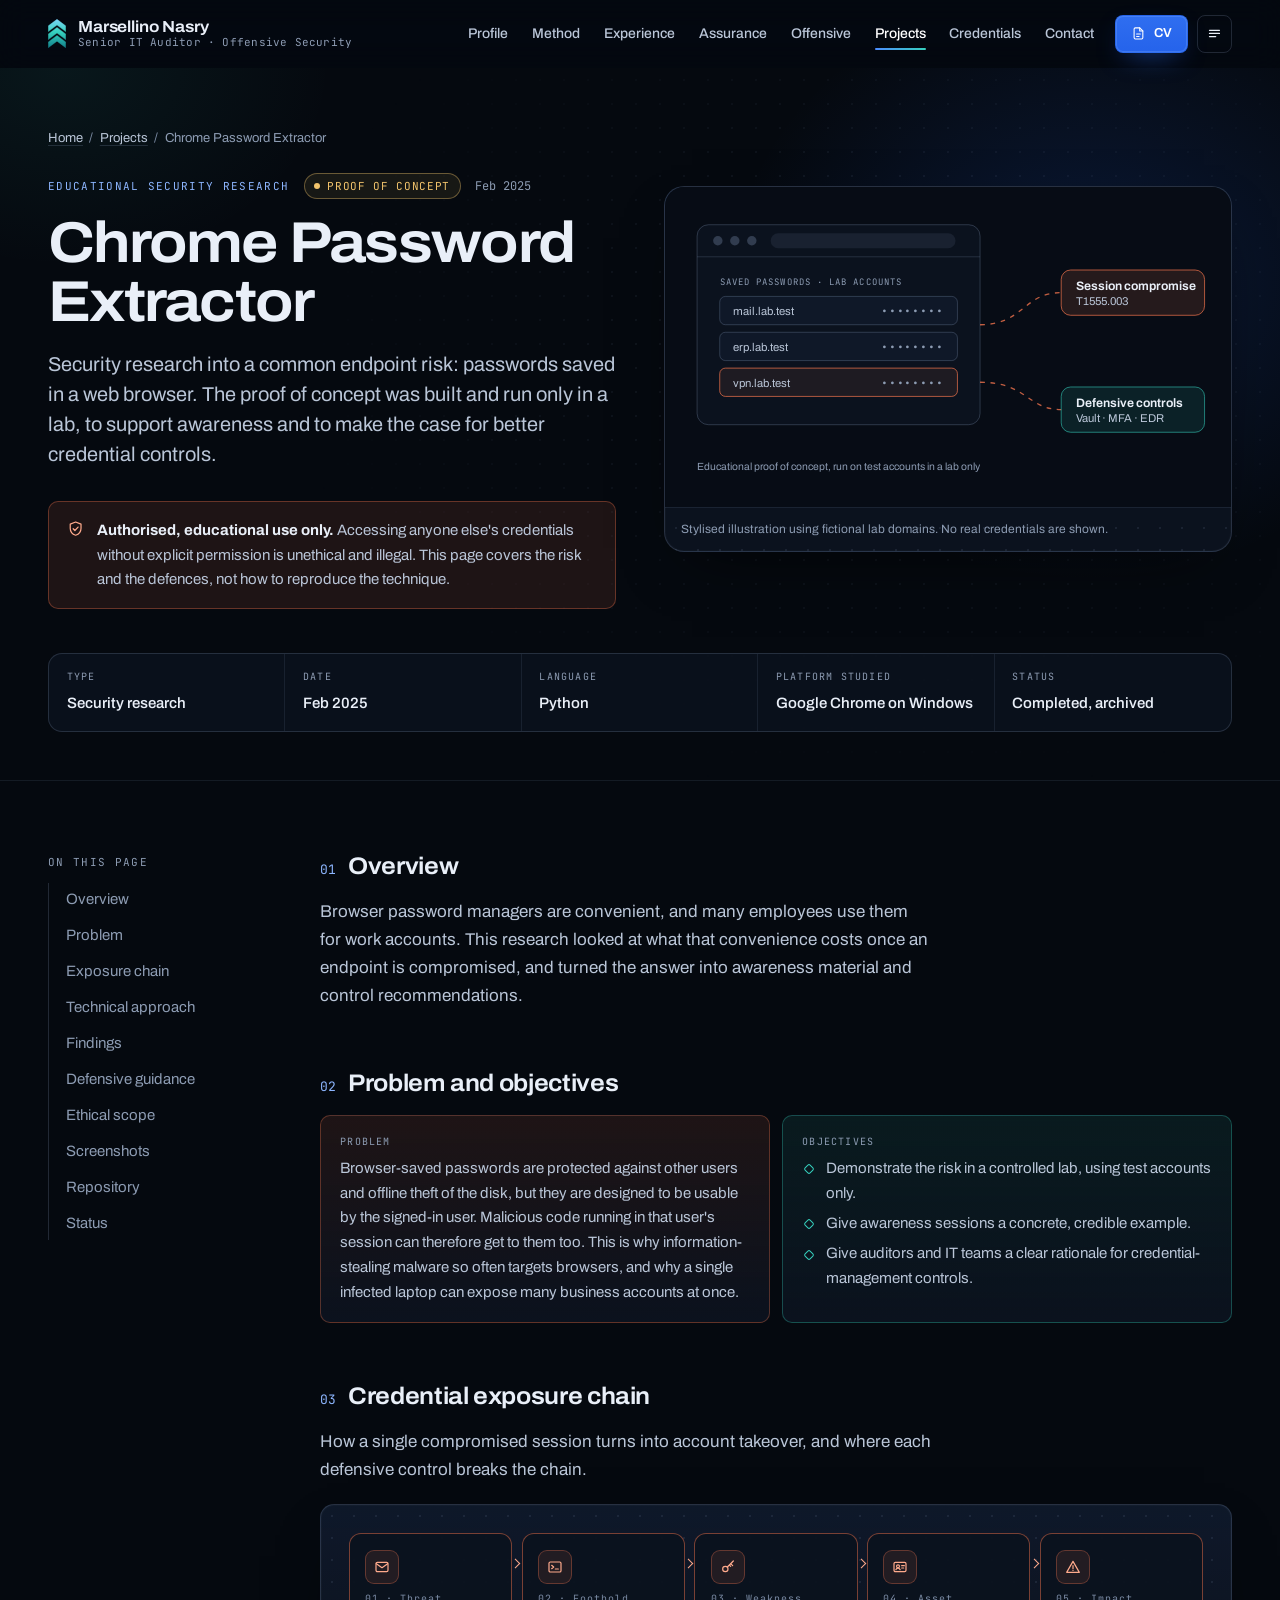
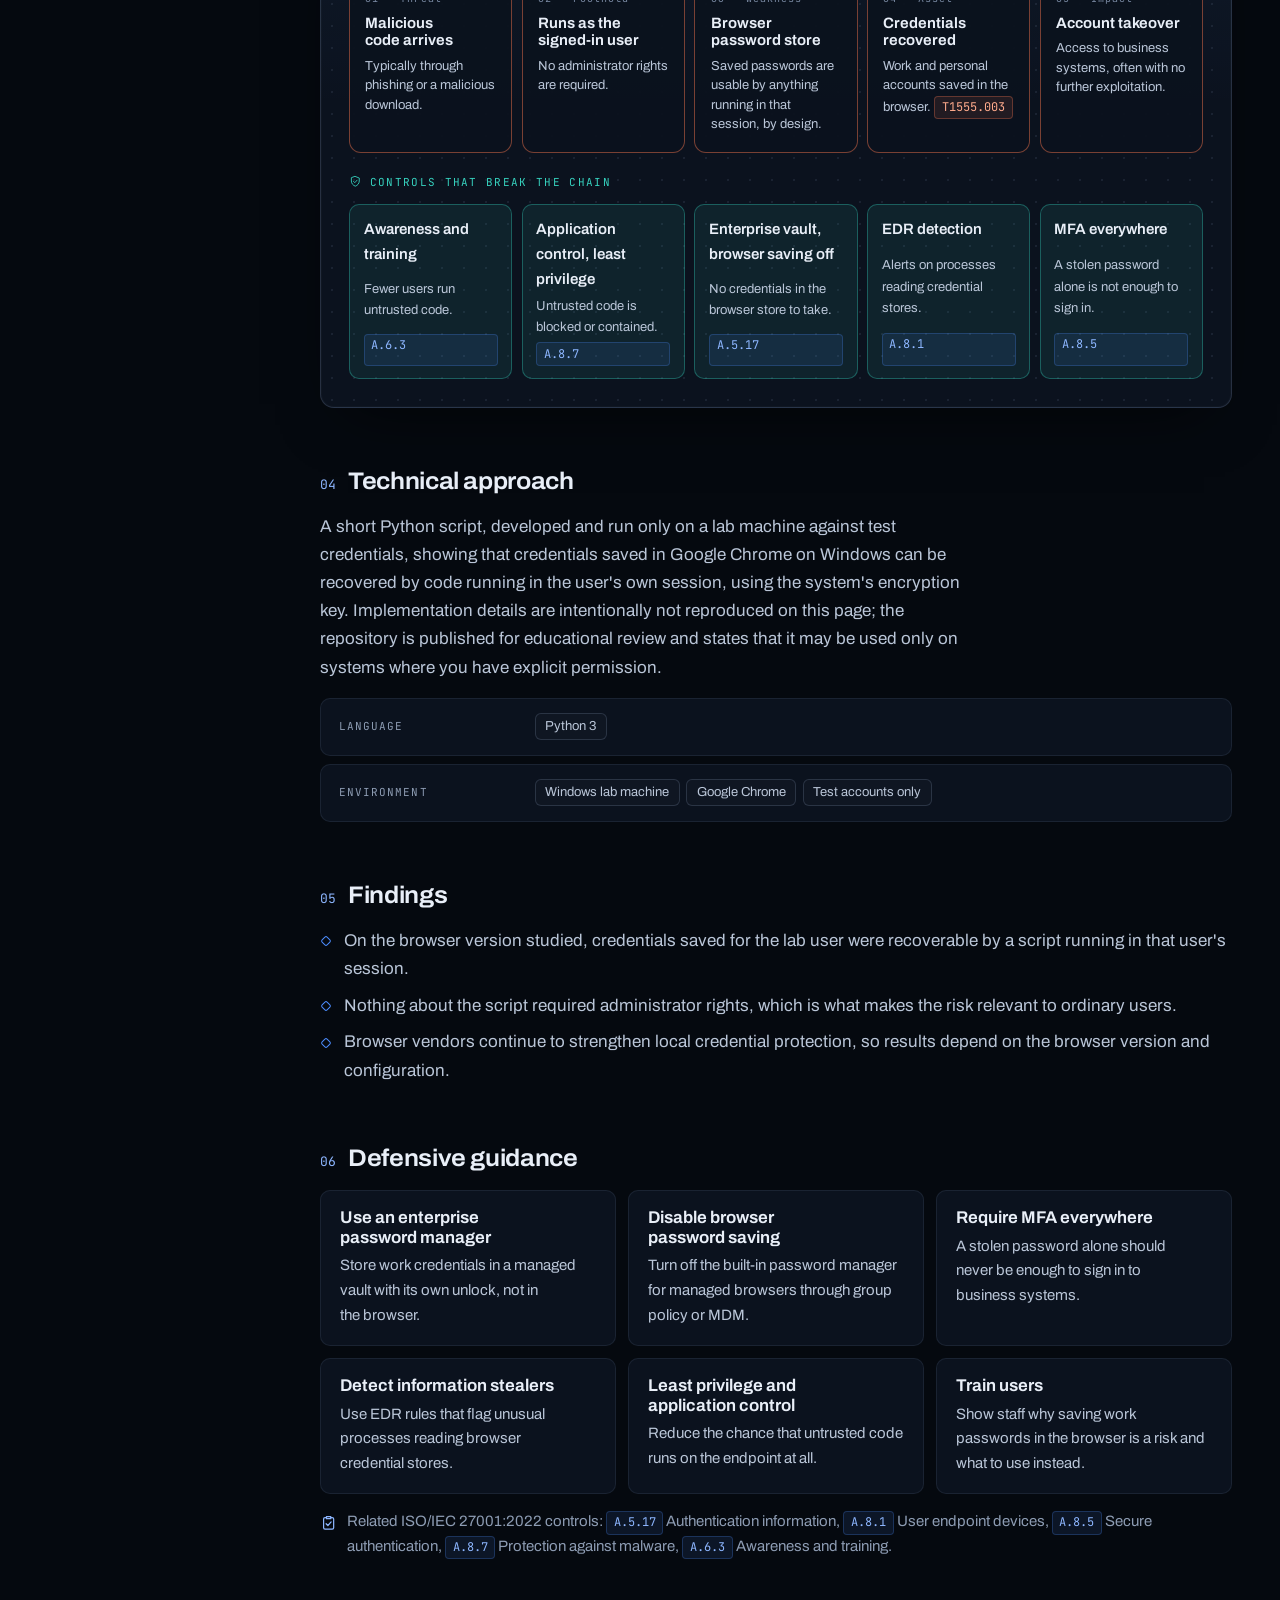
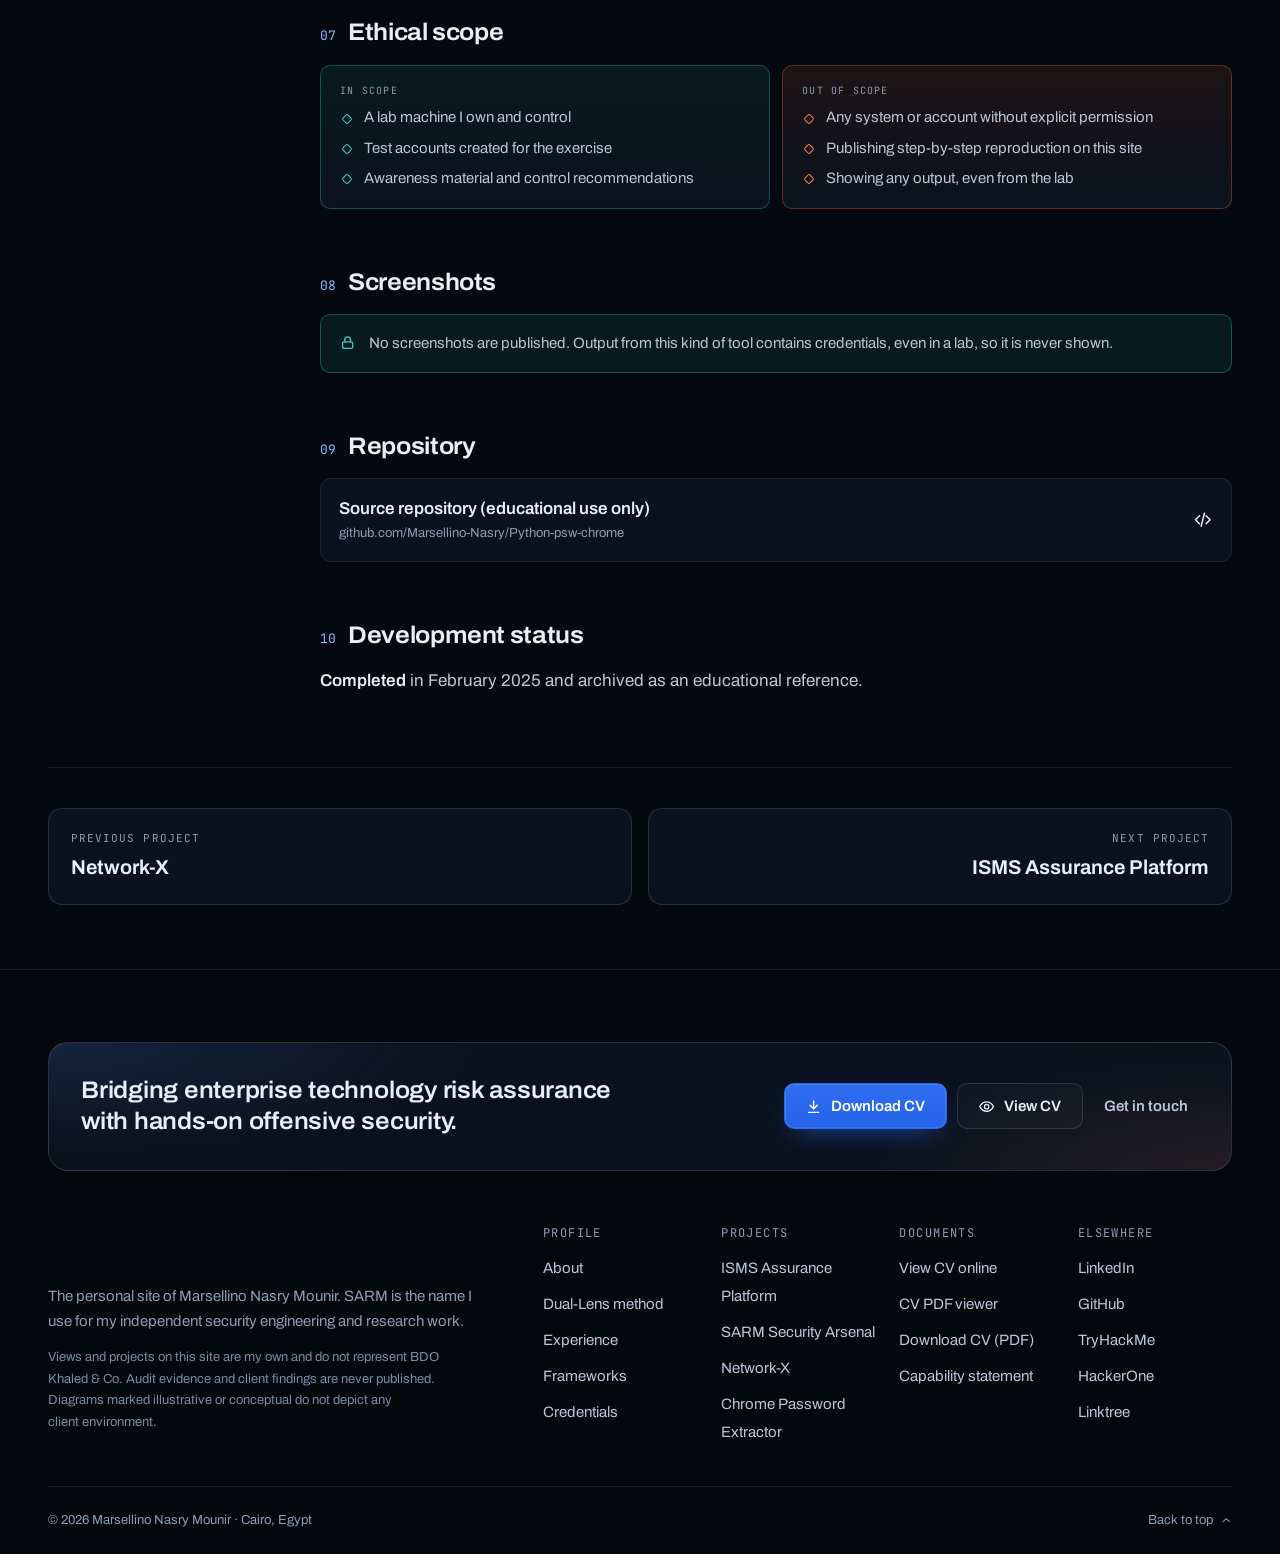
<file: projects/chrome-password-extractor.html>
<!DOCTYPE html>
<html lang="en-GB">
<head>
  <meta charset="utf-8">
  <meta name="viewport" content="width=device-width, initial-scale=1">
  <title>Chrome Password Extractor: browser credential exposure, an educational proof of concept | Case study | Marsellino Nasry Mounir</title>
  <meta name="description" content="Case study: an educational, lab-only proof of concept showing why browser-saved passwords are a weak point on a compromised Windows endpoint, with defensive controls mapped to ISO/IEC 27001.">
  <meta name="robots" content="index, follow, max-image-preview:large">
  <link rel="canonical" href="https://marsellino-nasry.github.io/projects/chrome-password-extractor.html">
  <meta http-equiv="Content-Security-Policy" content="default-src 'self'; script-src 'self'; style-src 'self'; img-src 'self' data:; font-src 'self'; connect-src 'self' https://formspree.io; form-action https://formspree.io; manifest-src 'self'; base-uri 'self'; object-src 'none'; upgrade-insecure-requests">
  <meta name="referrer" content="strict-origin-when-cross-origin">
  <meta name="author" content="Marsellino Nasry Mounir">
  <meta name="theme-color" content="#05090F">
  <meta name="color-scheme" content="dark">
  <meta property="og:type" content="article">
  <meta property="og:site_name" content="Marsellino Nasry Mounir">
  <meta property="og:locale" content="en_GB">
  <meta property="og:url" content="https://marsellino-nasry.github.io/projects/chrome-password-extractor.html">
  <meta property="og:title" content="Chrome Password Extractor | Case study">
  <meta property="og:description" content="Educational security research into browser credential exposure, with defensive guidance.">
  <meta property="og:image" content="https://marsellino-nasry.github.io/assets/img/og-image.png">
  <meta property="og:image:width" content="1200">
  <meta property="og:image:height" content="630">
  <meta property="og:image:alt" content="Marsellino Nasry Mounir, Senior IT Auditor: bridging enterprise technology risk assurance with hands-on offensive security">
  <meta name="twitter:card" content="summary_large_image">
  <meta name="twitter:title" content="Chrome Password Extractor | Case study">
  <meta name="twitter:description" content="Educational security research into browser credential exposure, with defensive guidance.">
  <meta name="twitter:image" content="https://marsellino-nasry.github.io/assets/img/og-image.png">
  <meta name="twitter:image:alt" content="Marsellino Nasry Mounir, Senior IT Auditor">
  <link rel="icon" href="../assets/img/favicon.svg" type="image/svg+xml">
  <link rel="icon" href="../favicon.ico" sizes="any">
  <link rel="apple-touch-icon" href="../assets/img/apple-touch-icon.png">
  <link rel="manifest" href="../site.webmanifest">
  <link rel="preload" href="../assets/fonts/archivo-variable.woff2" as="font" type="font/woff2" crossorigin>
  <link rel="stylesheet" href="../assets/css/main.css?v=20261123">
  <script src="../assets/js/main.js?v=20261123" defer></script>
  <script type="application/ld+json">{"@context": "https://schema.org", "@type": "BreadcrumbList", "itemListElement": [{"@type": "ListItem", "position": 1, "name": "Home", "item": "https://marsellino-nasry.github.io/"}, {"@type": "ListItem", "position": 2, "name": "Projects", "item": "https://marsellino-nasry.github.io/#projects"}, {"@type": "ListItem", "position": 3, "name": "Chrome Password Extractor"}]}</script>
</head>
<body>
  <a class="skip-link" href="#main">Skip to content</a>
  <div class="progress" aria-hidden="true"><span></span></div>
  <header class="site-header" id="top">
    <div class="container site-header__inner">
      <a class="brand" href="../#home" aria-label="Marsellino Nasry Mounir, home">
        <img class="brand__mark" src="../assets/img/sarm-mark.svg" width="20" height="34" alt="">
        <span class="brand__text">
          <span class="brand__name">Marsellino Nasry</span>
          <span class="brand__role">Senior IT Auditor · Offensive Security</span>
        </span>
      </a>
      <nav class="site-nav" aria-label="Primary">
        <ul class="site-nav__list">
          <li><a href="../#about" data-nav="about">Profile</a></li><li><a href="../#method" data-nav="method">Method</a></li><li><a href="../#experience" data-nav="experience">Experience</a></li><li><a href="../#assurance" data-nav="assurance">Assurance</a></li><li><a href="../#offensive" data-nav="offensive">Offensive</a></li><li><a href="../#projects" data-nav="projects" aria-current="page">Projects</a></li><li><a href="../#credentials" data-nav="credentials">Credentials</a></li><li><a href="../#contact" data-nav="contact">Contact</a></li>
        </ul>
        <a class="btn btn--small btn--primary site-nav__cv" href="../cv.html"><svg class="icon" aria-hidden="true"><use href="../assets/img/icons.svg#i-file"/></svg>CV<span class="visually-hidden">: view or download</span></a>
        <button class="nav-toggle" type="button" aria-expanded="false" aria-controls="site-menu">
          <svg class="icon" aria-hidden="true"><use href="../assets/img/icons.svg#i-menu"/></svg>
          <span class="nav-toggle__label">Menu</span>
        </button>
      </nav>
    </div>
    <div class="menu" id="site-menu" hidden>
      <div class="container menu__inner">
        <p class="menu__title" id="menu-title">All sections</p>
        <ol class="menu__list" aria-labelledby="menu-title">
          <li><a href="../#home"><span class="menu__n">01</span>Home</a></li><li><a href="../#about"><span class="menu__n">02</span>Profile and positioning</a></li><li><a href="../#method"><span class="menu__n">03</span>The Dual-Lens method</a></li><li><a href="../#experience"><span class="menu__n">04</span>Career timeline</a></li><li><a href="../#assurance"><span class="menu__n">05</span>IT audit and technology risk</a></li><li><a href="../#offensive"><span class="menu__n">06</span>Offensive security</a></li><li><a href="../#environment"><span class="menu__n">07</span>Technology environment</a></li><li><a href="../#frameworks"><span class="menu__n">08</span>Framework ecosystem</a></li><li><a href="../#projects"><span class="menu__n">09</span>Projects and engineering</a></li><li><a href="../#arsenal"><span class="menu__n">10</span>Skills and technical arsenal</a></li><li><a href="../#credentials"><span class="menu__n">11</span>Certifications and education</a></li><li><a href="../#research"><span class="menu__n">12</span>Research and publications</a></li><li><a href="../#contact"><span class="menu__n">13</span>Contact</a></li>
        </ol>
        <div class="menu__docs">
          <a class="btn btn--primary" href="../assets/docs/Marsellino_Nasry_CV.pdf" download="Marsellino_Nasry_CV.pdf" type="application/pdf"><svg class="icon" aria-hidden="true"><use href="../assets/img/icons.svg#i-download"/></svg>Download CV (PDF)</a>
          <a class="btn btn--ghost" href="../cv.html"><svg class="icon" aria-hidden="true"><use href="../assets/img/icons.svg#i-eye"/></svg>View CV online</a>
          <a class="btn btn--ghost" href="../capability-statement.html">Capability statement</a>
        </div>
      </div>
    </div>
  </header>
  <main id="main">
<section class="page-hero" aria-labelledby="page-title">
      <div class="container">
        <div class="page-hero__grid">
          <div>
            <nav aria-label="Breadcrumb"><ol class="crumbs"><li><a href="../">Home</a></li><li><a href="../#projects">Projects</a></li><li aria-current="page">Chrome Password Extractor</li></ol></nav>
            <div class="page-hero__top"><span class="page-hero__cat">Educational security research</span><span class="badge badge--edu">Proof of concept</span><span class="page-hero__period">Feb 2025</span></div>
            <h1 class="page-title" id="page-title">Chrome Password Extractor</h1>
            <p class="page-summary">Security research into a common endpoint risk: passwords saved in a web browser. The proof of concept was built and run only in a lab, to support awareness and to make the case for better credential controls.</p>
            <p class="callout mt-2"><svg class="icon" aria-hidden="true"><use href="../assets/img/icons.svg#i-shield"/></svg><span><strong>Authorised, educational use only.</strong> Accessing anyone else's credentials without explicit permission is unethical and illegal. This page covers the risk and the defences, not how to reproduce the technique.</span></p>
          </div>
          <figure class="page-hero__cover panel panel--console">
<svg class="cover" viewBox="0 0 600 340" role="img" aria-label="Stylised browser password store: saved credentials reachable from a compromised session lead to account takeover unless defensive controls are in place" focusable="false">
<rect class="cv-bg" width="600" height="340"/>
<g class="cv-win"><rect x="34" y="40" width="300" height="212" rx="12"/><path d="M34 74 H334"/><circle cx="56" cy="57" r="5"/><circle cx="74" cy="57" r="5"/><circle cx="92" cy="57" r="5"/><rect x="112" y="49" width="196" height="16" rx="8" class="cv-url"/></g>
<text class="cv-t cv-t--k" x="58" y="104">SAVED PASSWORDS · LAB ACCOUNTS</text>
<g class="cv-row"><rect x="58" y="116" width="252" height="30" rx="6"/><text x="72" y="136">mail.lab.test</text><text x="296" y="136" text-anchor="end" class="dots">••••••••</text></g>
<g class="cv-row"><rect x="58" y="154" width="252" height="30" rx="6"/><text x="72" y="174">erp.lab.test</text><text x="296" y="174" text-anchor="end" class="dots">••••••••</text></g>
<g class="cv-row cv-row--hit"><rect x="58" y="192" width="252" height="30" rx="6"/><text x="72" y="212">vpn.lab.test</text><text x="296" y="212" text-anchor="end" class="dots">••••••••</text></g>
<g class="cv-edges cv-edges--orange"><path d="M334 146 C380 146 380 112 420 112"/><path d="M334 207 C384 207 384 236 420 236"/></g>
<g class="cv-risk"><rect x="420" y="88" width="152" height="48" rx="10"/><text x="436" y="109" class="b">Session compromise</text><text x="436" y="125">T1555.003</text></g>
<g class="cv-shield"><rect x="420" y="212" width="152" height="48" rx="10"/><text x="436" y="233" class="b">Defensive controls</text><text x="436" y="249">Vault · MFA · EDR</text></g>
<text class="cv-t cv-t--note" x="34" y="300">Educational proof of concept, run on test accounts in a lab only</text>
</svg>
            <figcaption>Stylised illustration using fictional lab domains. No real credentials are shown.</figcaption>
          </figure>
        </div>
        <dl class="facts">
          <div><dt>Type</dt><dd>Security research</dd></div>
          <div><dt>Date</dt><dd>Feb 2025</dd></div>
          <div><dt>Language</dt><dd>Python</dd></div>
          <div><dt>Platform studied</dt><dd>Google Chrome on Windows</dd></div>
          <div><dt>Status</dt><dd>Completed, archived</dd></div>
        </dl>
      </div>
    </section>

    <div class="container case">
      <nav class="toc" aria-label="On this page">
        <p>On this page</p>
        <ol>
          <li><a href="#overview">Overview</a></li>
          <li><a href="#problem">Problem</a></li>
          <li><a href="#risk">Exposure chain</a></li>
          <li><a href="#stack">Technical approach</a></li>
          <li><a href="#features">Findings</a></li>
          <li><a href="#security">Defensive guidance</a></li>
          <li><a href="#ethics">Ethical scope</a></li>
          <li><a href="#screenshots">Screenshots</a></li>
          <li><a href="#links">Repository</a></li>
          <li><a href="#status">Status</a></li>
        </ol>
      </nav>

      <div class="case__body">
        <section class="case__section" id="overview" aria-labelledby="h-overview">
          <h2 id="h-overview"><span class="case__n">01</span>Overview</h2>
          <div class="prose">
            <p>Browser password managers are convenient, and many employees use them for work accounts. This research looked at what that convenience costs once an endpoint is compromised, and turned the answer into awareness material and control recommendations.</p>
          </div>
        </section>

        <section class="case__section" id="problem" aria-labelledby="h-problem">
          <h2 id="h-problem"><span class="case__n">02</span>Problem and objectives</h2>
          <div class="feature-grid">
            <div class="feature feature--orange">
              <p class="feature__k">Problem</p>
              <p>Browser-saved passwords are protected against other users and offline theft of the disk, but they are designed to be usable by the signed-in user. Malicious code running in that user's session can therefore get to them too. This is why information-stealing malware so often targets browsers, and why a single infected laptop can expose many business accounts at once.</p>
            </div>
            <div class="feature feature--teal">
              <p class="feature__k">Objectives</p>
              <ul class="ticks ticks--tight ticks--teal">
                <li>Demonstrate the risk in a controlled lab, using test accounts only.</li>
                <li>Give awareness sessions a concrete, credible example.</li>
                <li>Give auditors and IT teams a clear rationale for credential-management controls.</li>
              </ul>
            </div>
          </div>
        </section>

        <section class="case__section" id="risk" aria-labelledby="h-risk">
          <h2 id="h-risk"><span class="case__n">03</span>Credential exposure chain</h2>
          <p class="case__lede">How a single compromised session turns into account takeover, and where each defensive control breaks the chain.</p>
          <div class="panel panel--console diagram">
            <div class="diagram__body">
              <ol class="flow flow--5 flow--orange">
                <li class="flow__step flow__step--orange"><svg class="icon" aria-hidden="true"><use href="../assets/img/icons.svg#i-mail"/></svg><span class="flow__n">Threat</span><h3>Malicious code arrives</h3><p>Typically through phishing or a malicious download.</p></li>
                <li class="flow__step flow__step--orange"><svg class="icon" aria-hidden="true"><use href="../assets/img/icons.svg#i-terminal"/></svg><span class="flow__n">Foothold</span><h3>Runs as the signed-in user</h3><p>No administrator rights are required.</p></li>
                <li class="flow__step flow__step--orange"><svg class="icon" aria-hidden="true"><use href="../assets/img/icons.svg#i-key"/></svg><span class="flow__n">Weakness</span><h3>Browser password store</h3><p>Saved passwords are usable by anything running in that session, by design.</p></li>
                <li class="flow__step flow__step--orange"><svg class="icon" aria-hidden="true"><use href="../assets/img/icons.svg#i-id"/></svg><span class="flow__n">Asset</span><h3>Credentials recovered</h3><p>Work and personal accounts saved in the browser. <span class="ref ref--attack">T1555.003</span></p></li>
                <li class="flow__step flow__step--orange"><svg class="icon" aria-hidden="true"><use href="../assets/img/icons.svg#i-alert"/></svg><span class="flow__n">Impact</span><h3>Account takeover</h3><p>Access to business systems, often with no further exploitation.</p></li>
              </ol>
              <p class="defence-h"><svg class="icon" aria-hidden="true"><use href="../assets/img/icons.svg#i-shield"/></svg>Controls that break the chain</p>
              <ul class="defence">
                <li><b>Awareness and training</b>Fewer users run untrusted code. <span class="ref">A.6.3</span></li>
                <li><b>Application control, least privilege</b>Untrusted code is blocked or contained. <span class="ref">A.8.7</span></li>
                <li><b>Enterprise vault, browser saving off</b>No credentials in the browser store to take. <span class="ref">A.5.17</span></li>
                <li><b>EDR detection</b>Alerts on processes reading credential stores. <span class="ref">A.8.1</span></li>
                <li><b>MFA everywhere</b>A stolen password alone is not enough to sign in. <span class="ref">A.8.5</span></li>
              </ul>
            </div>
          </div>
        </section>

        <section class="case__section" id="stack" aria-labelledby="h-stack">
          <h2 id="h-stack"><span class="case__n">04</span>Technical approach</h2>
          <div class="prose">
            <p>A short Python script, developed and run only on a lab machine against test credentials, showing that credentials saved in Google Chrome on Windows can be recovered by code running in the user's own session, using the system's encryption key. Implementation details are intentionally not reproduced on this page; the repository is published for educational review and states that it may be used only on systems where you have explicit permission.</p>
          </div>
          <div class="stack mt-1">
            <div class="stack__layer"><h3>Language</h3><ul class="tags"><li>Python 3</li></ul></div>
            <div class="stack__layer"><h3>Environment</h3><ul class="tags"><li>Windows lab machine</li><li>Google Chrome</li><li>Test accounts only</li></ul></div>
          </div>
        </section>

        <section class="case__section" id="features" aria-labelledby="h-features">
          <h2 id="h-features"><span class="case__n">05</span>Findings</h2>
          <ul class="ticks">
            <li>On the browser version studied, credentials saved for the lab user were recoverable by a script running in that user's session.</li>
            <li>Nothing about the script required administrator rights, which is what makes the risk relevant to ordinary users.</li>
            <li>Browser vendors continue to strengthen local credential protection, so results depend on the browser version and configuration.</li>
          </ul>
        </section>

        <section class="case__section" id="security" aria-labelledby="h-security">
          <h2 id="h-security"><span class="case__n">06</span>Defensive guidance</h2>
          <div class="feature-grid feature-grid--3">
            <div class="feature"><h3>Use an enterprise password manager</h3><p>Store work credentials in a managed vault with its own unlock, not in the browser.</p></div>
            <div class="feature"><h3>Disable browser password saving</h3><p>Turn off the built-in password manager for managed browsers through group policy or MDM.</p></div>
            <div class="feature"><h3>Require MFA everywhere</h3><p>A stolen password alone should never be enough to sign in to business systems.</p></div>
            <div class="feature"><h3>Detect information stealers</h3><p>Use EDR rules that flag unusual processes reading browser credential stores.</p></div>
            <div class="feature"><h3>Least privilege and application control</h3><p>Reduce the chance that untrusted code runs on the endpoint at all.</p></div>
            <div class="feature"><h3>Train users</h3><p>Show staff why saving work passwords in the browser is a risk and what to use instead.</p></div>
          </div>
          <p class="note mt-1"><svg class="icon" aria-hidden="true"><use href="../assets/img/icons.svg#i-audit"/></svg><span>Related ISO/IEC 27001:2022 controls: <span class="ref">A.5.17</span> Authentication information, <span class="ref">A.8.1</span> User endpoint devices, <span class="ref">A.8.5</span> Secure authentication, <span class="ref">A.8.7</span> Protection against malware, <span class="ref">A.6.3</span> Awareness and training.</span></p>
        </section>

        <section class="case__section" id="ethics" aria-labelledby="h-ethics">
          <h2 id="h-ethics"><span class="case__n">07</span>Ethical scope</h2>
          <div class="feature-grid">
            <div class="feature feature--teal"><p class="feature__k">In scope</p><ul class="ticks ticks--tight ticks--teal"><li>A lab machine I own and control</li><li>Test accounts created for the exercise</li><li>Awareness material and control recommendations</li></ul></div>
            <div class="feature feature--orange"><p class="feature__k">Out of scope</p><ul class="ticks ticks--tight ticks--orange"><li>Any system or account without explicit permission</li><li>Publishing step-by-step reproduction on this site</li><li>Showing any output, even from the lab</li></ul></div>
          </div>
        </section>

        <section class="case__section" id="screenshots" aria-labelledby="h-screenshots">
          <h2 id="h-screenshots"><span class="case__n">08</span>Screenshots</h2>
          <p class="callout callout--teal"><svg class="icon" aria-hidden="true"><use href="../assets/img/icons.svg#i-lock"/></svg><span>No screenshots are published. Output from this kind of tool contains credentials, even in a lab, so it is never shown.</span></p>
        </section>

        <section class="case__section" id="links" aria-labelledby="h-links">
          <h2 id="h-links"><span class="case__n">09</span>Repository</h2>
          <div class="links-list">
            <a href="https://github.com/Marsellino-Nasry/Python-psw-chrome" target="_blank" rel="noopener noreferrer"><span><b>Source repository (educational use only)</b><span>github.com/Marsellino-Nasry/Python-psw-chrome</span></span><svg class="icon" aria-hidden="true"><use href="../assets/img/icons.svg#i-code"/></svg><span class="visually-hidden"> (opens in a new tab)</span></a>
          </div>
        </section>

        <section class="case__section" id="status" aria-labelledby="h-status">
          <h2 id="h-status"><span class="case__n">10</span>Development status</h2>
          <div class="prose"><p><strong>Completed</strong> in February 2025 and archived as an educational reference.</p></div>
        </section>
      </div>
    </div>

    <div class="container">
      <nav class="pager" aria-label="More projects">
        <a href="network-x.html"><span>Previous project</span><b>Network-X</b></a>
        <a href="isms-assurance-platform.html"><span>Next project</span><b>ISMS Assurance Platform</b></a>
      </nav>
    </div>
  </main>
  <footer class="site-footer">
    <div class="container">
      <div class="site-footer__cta">
        <p class="site-footer__line">Bridging enterprise technology risk assurance with hands-on offensive security.</p>
        <div class="site-footer__actions">
          <a class="btn btn--primary" href="../assets/docs/Marsellino_Nasry_CV.pdf" download="Marsellino_Nasry_CV.pdf" type="application/pdf"><svg class="icon" aria-hidden="true"><use href="../assets/img/icons.svg#i-download"/></svg>Download CV<span class="visually-hidden"> (PDF)</span></a>
          <a class="btn btn--ghost" href="../cv.html"><svg class="icon" aria-hidden="true"><use href="../assets/img/icons.svg#i-eye"/></svg>View CV</a>
          <a class="btn btn--quiet" href="../#contact">Get in touch</a>
        </div>
      </div>
      <div class="site-footer__grid">
        <div class="site-footer__brand">
          <img src="../assets/img/sarm-logo.svg" width="176" height="49" alt="SARM Security" loading="lazy" decoding="async">
          <p>The personal site of Marsellino Nasry Mounir. SARM is the name I use for my independent security engineering and research work.</p>
          <p class="site-footer__disclaimer">Views and projects on this site are my own and do not represent BDO Khaled &amp; Co. Audit evidence and client findings are never published. Diagrams marked illustrative or conceptual do not depict any client environment.</p>
        </div>
        <nav class="site-footer__nav" aria-label="Footer">
          <div>
            <h2 class="site-footer__h">Profile</h2>
            <ul>
              <li><a href="../#about">About</a></li>
              <li><a href="../#method">Dual-Lens method</a></li>
              <li><a href="../#experience">Experience</a></li>
              <li><a href="../#frameworks">Frameworks</a></li>
              <li><a href="../#credentials">Credentials</a></li>
            </ul>
          </div>
          <div>
            <h2 class="site-footer__h">Projects</h2>
            <ul>
              <li><a href="../projects/isms-assurance-platform.html">ISMS Assurance Platform</a></li>
              <li><a href="../projects/sarm-security-arsenal.html">SARM Security Arsenal</a></li>
              <li><a href="../projects/network-x.html">Network-X</a></li>
              <li><a href="../projects/chrome-password-extractor.html">Chrome Password Extractor</a></li>
            </ul>
          </div>
          <div>
            <h2 class="site-footer__h">Documents</h2>
            <ul>
              <li><a href="../cv.html">View CV online</a></li>
              <li><a href="../cv.html#cv-pdf">CV PDF viewer</a></li>
              <li><a href="../assets/docs/Marsellino_Nasry_CV.pdf" download="Marsellino_Nasry_CV.pdf" type="application/pdf">Download CV (PDF)</a></li>
              <li><a href="../capability-statement.html">Capability statement</a></li>
            </ul>
          </div>
          <div>
            <h2 class="site-footer__h">Elsewhere</h2>
            <ul>
              <li><a href="https://www.linkedin.com/in/marsellino-nasry/" rel="noopener noreferrer" target="_blank">LinkedIn<span class="visually-hidden"> (opens in a new tab)</span></a></li>
              <li><a href="https://github.com/Marsellino-Nasry" rel="noopener noreferrer" target="_blank">GitHub<span class="visually-hidden"> (opens in a new tab)</span></a></li>
              <li><a href="https://tryhackme.com/p/Marsellino" rel="noopener noreferrer" target="_blank">TryHackMe<span class="visually-hidden"> (opens in a new tab)</span></a></li>
              <li><a href="https://hackerone.com/marsellino1" rel="noopener noreferrer" target="_blank">HackerOne<span class="visually-hidden"> (opens in a new tab)</span></a></li>
              <li><a href="https://linktr.ee/Marsellino.Nasry" rel="noopener noreferrer" target="_blank">Linktree<span class="visually-hidden"> (opens in a new tab)</span></a></li>
            </ul>
          </div>
        </nav>
      </div>
      <div class="site-footer__base">
        <p>&copy; <span data-year>2026</span> Marsellino Nasry Mounir · Cairo, Egypt</p>
        <a href="#top" class="site-footer__top">Back to top <svg class="icon icon--sm" aria-hidden="true"><use href="../assets/img/icons.svg#i-up"/></svg></a>
      </div>
    </div>
    <a class="to-top" href="#top" aria-label="Back to top"><svg class="icon" aria-hidden="true"><use href="../assets/img/icons.svg#i-up"/></svg></a>
  </footer>
</body>
</html>
</file>
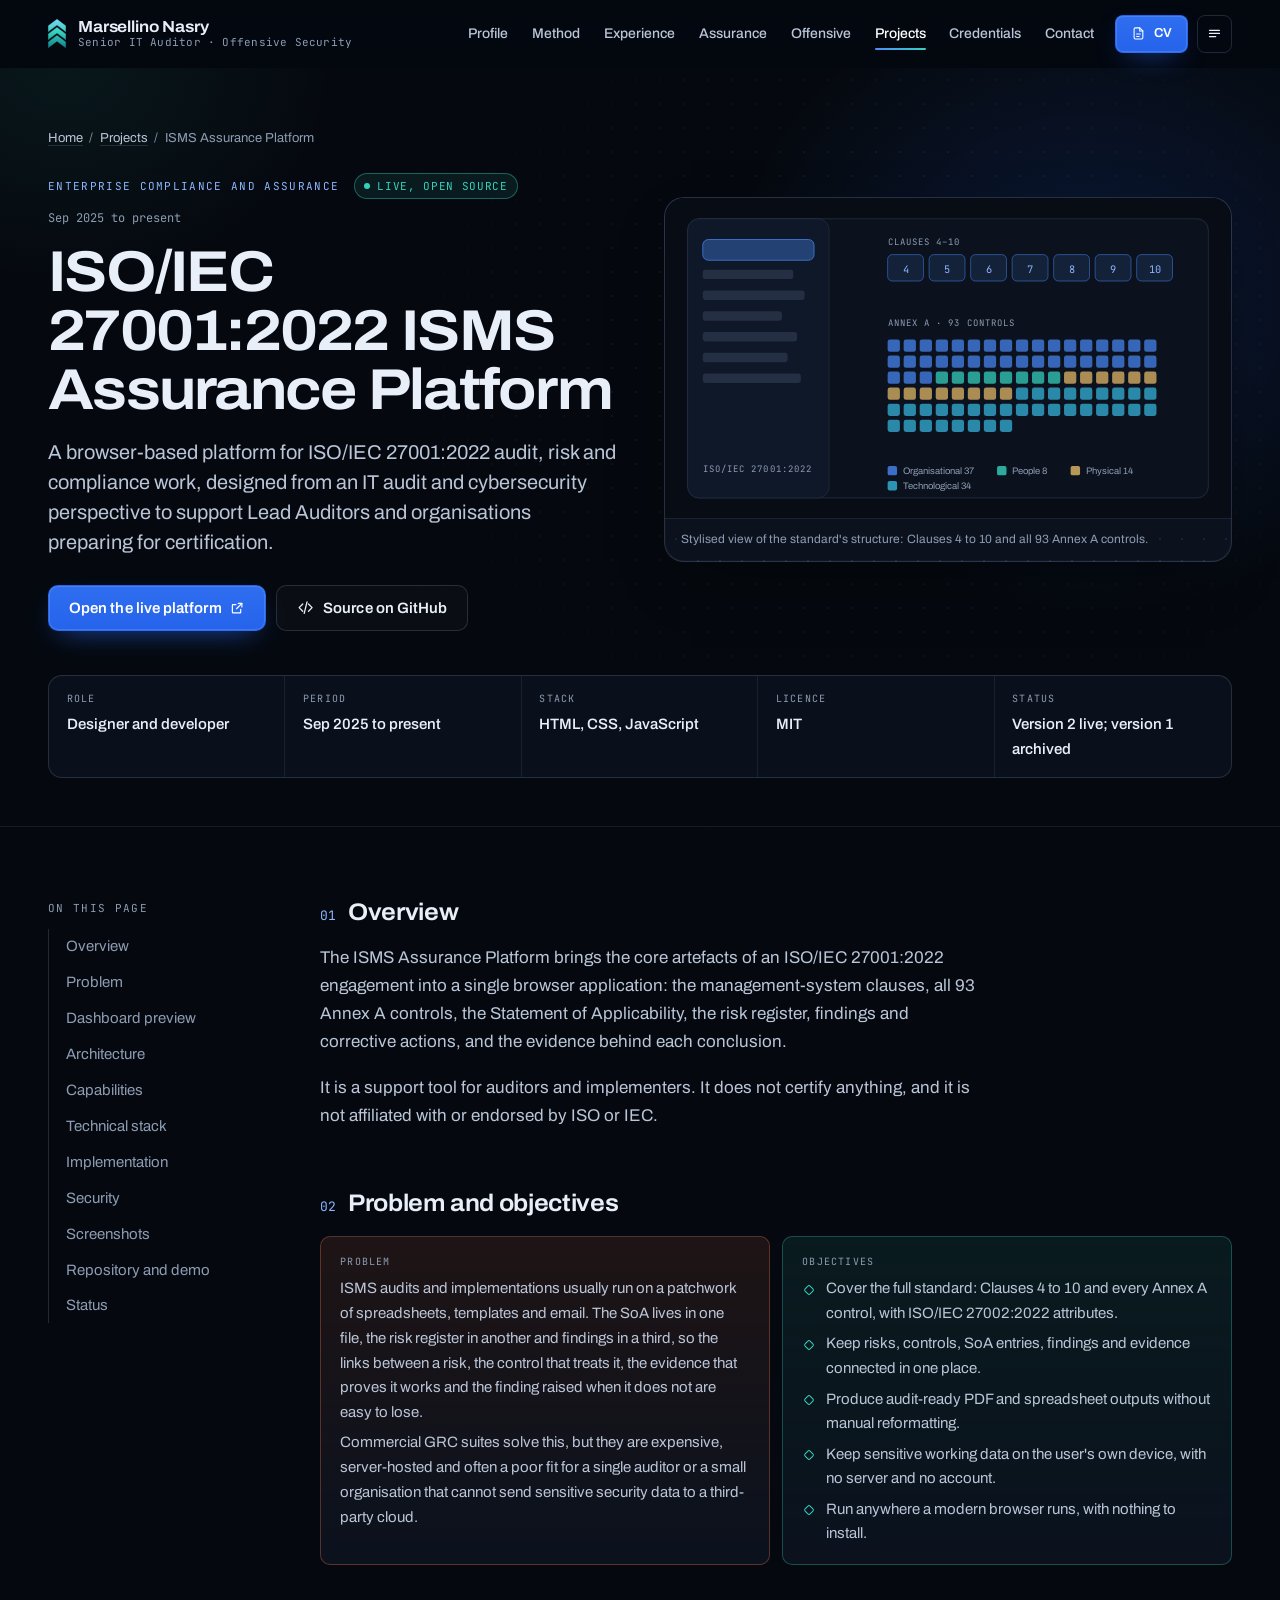
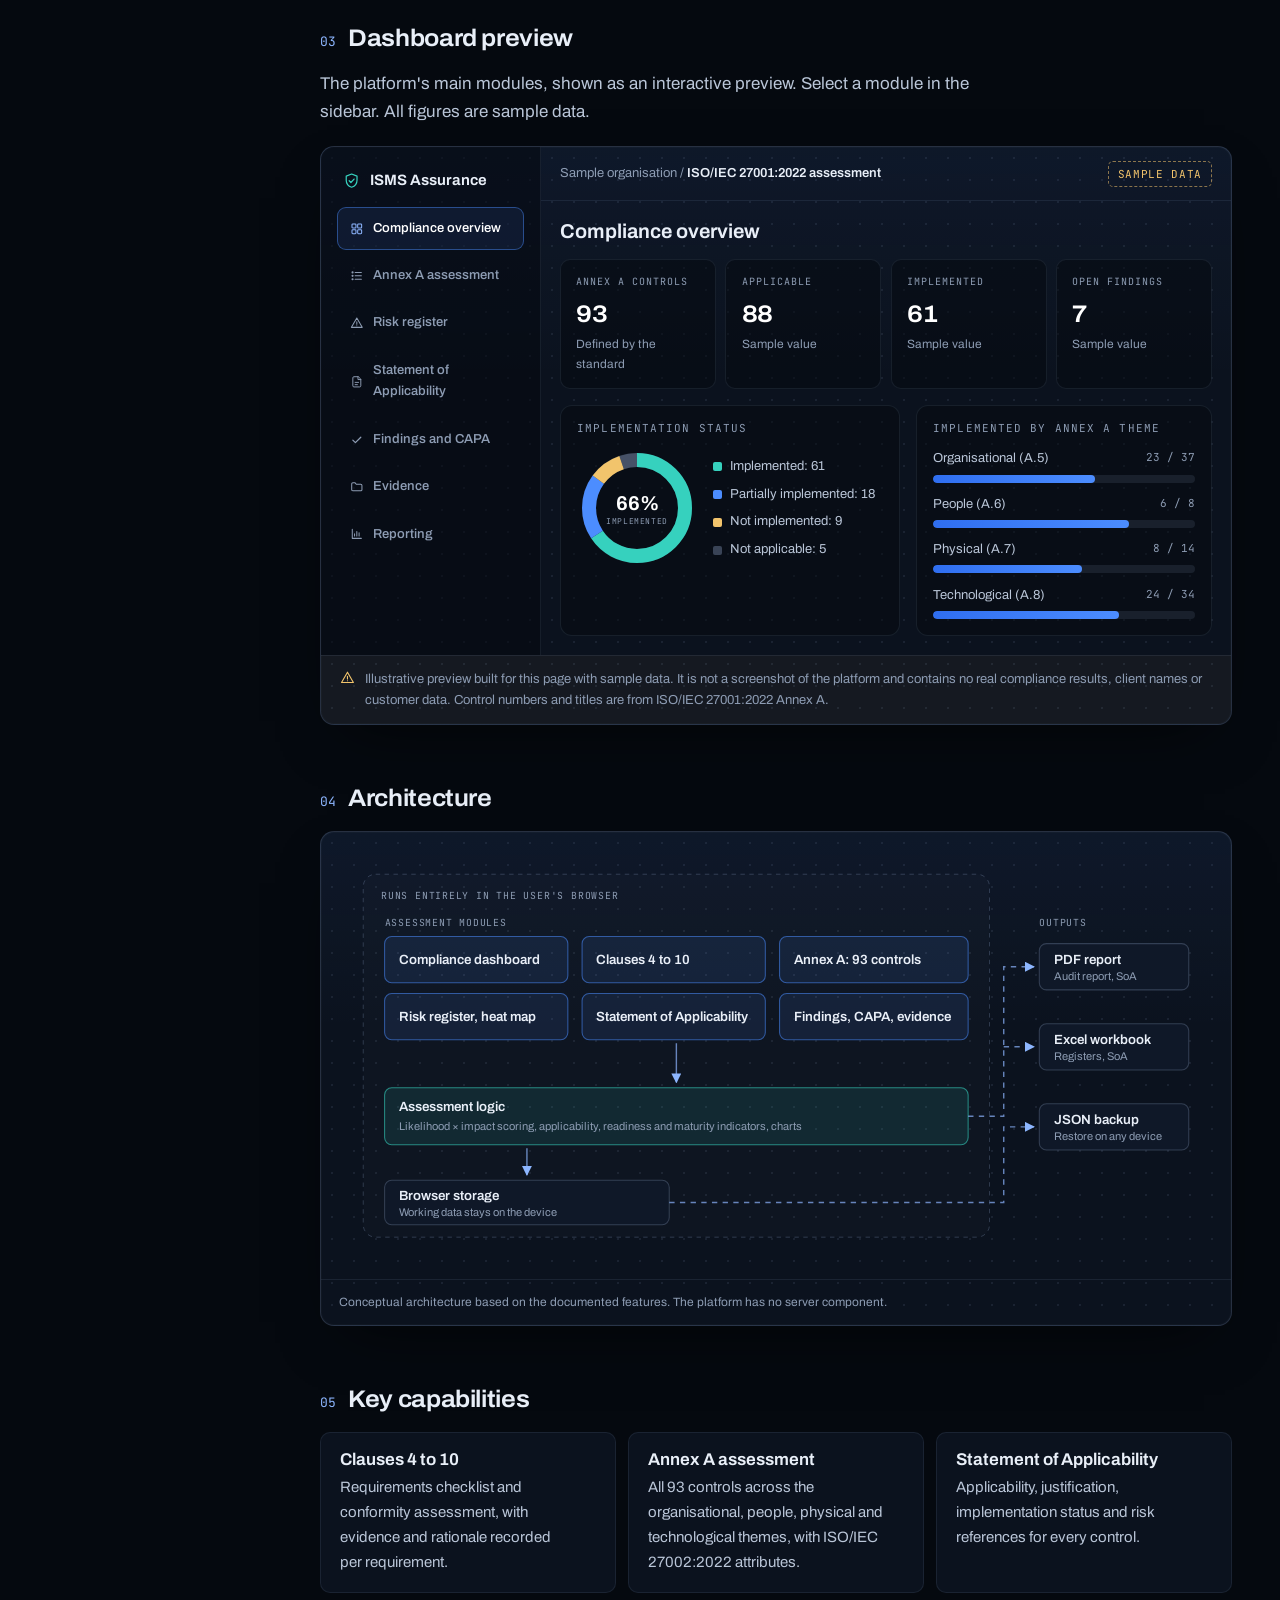
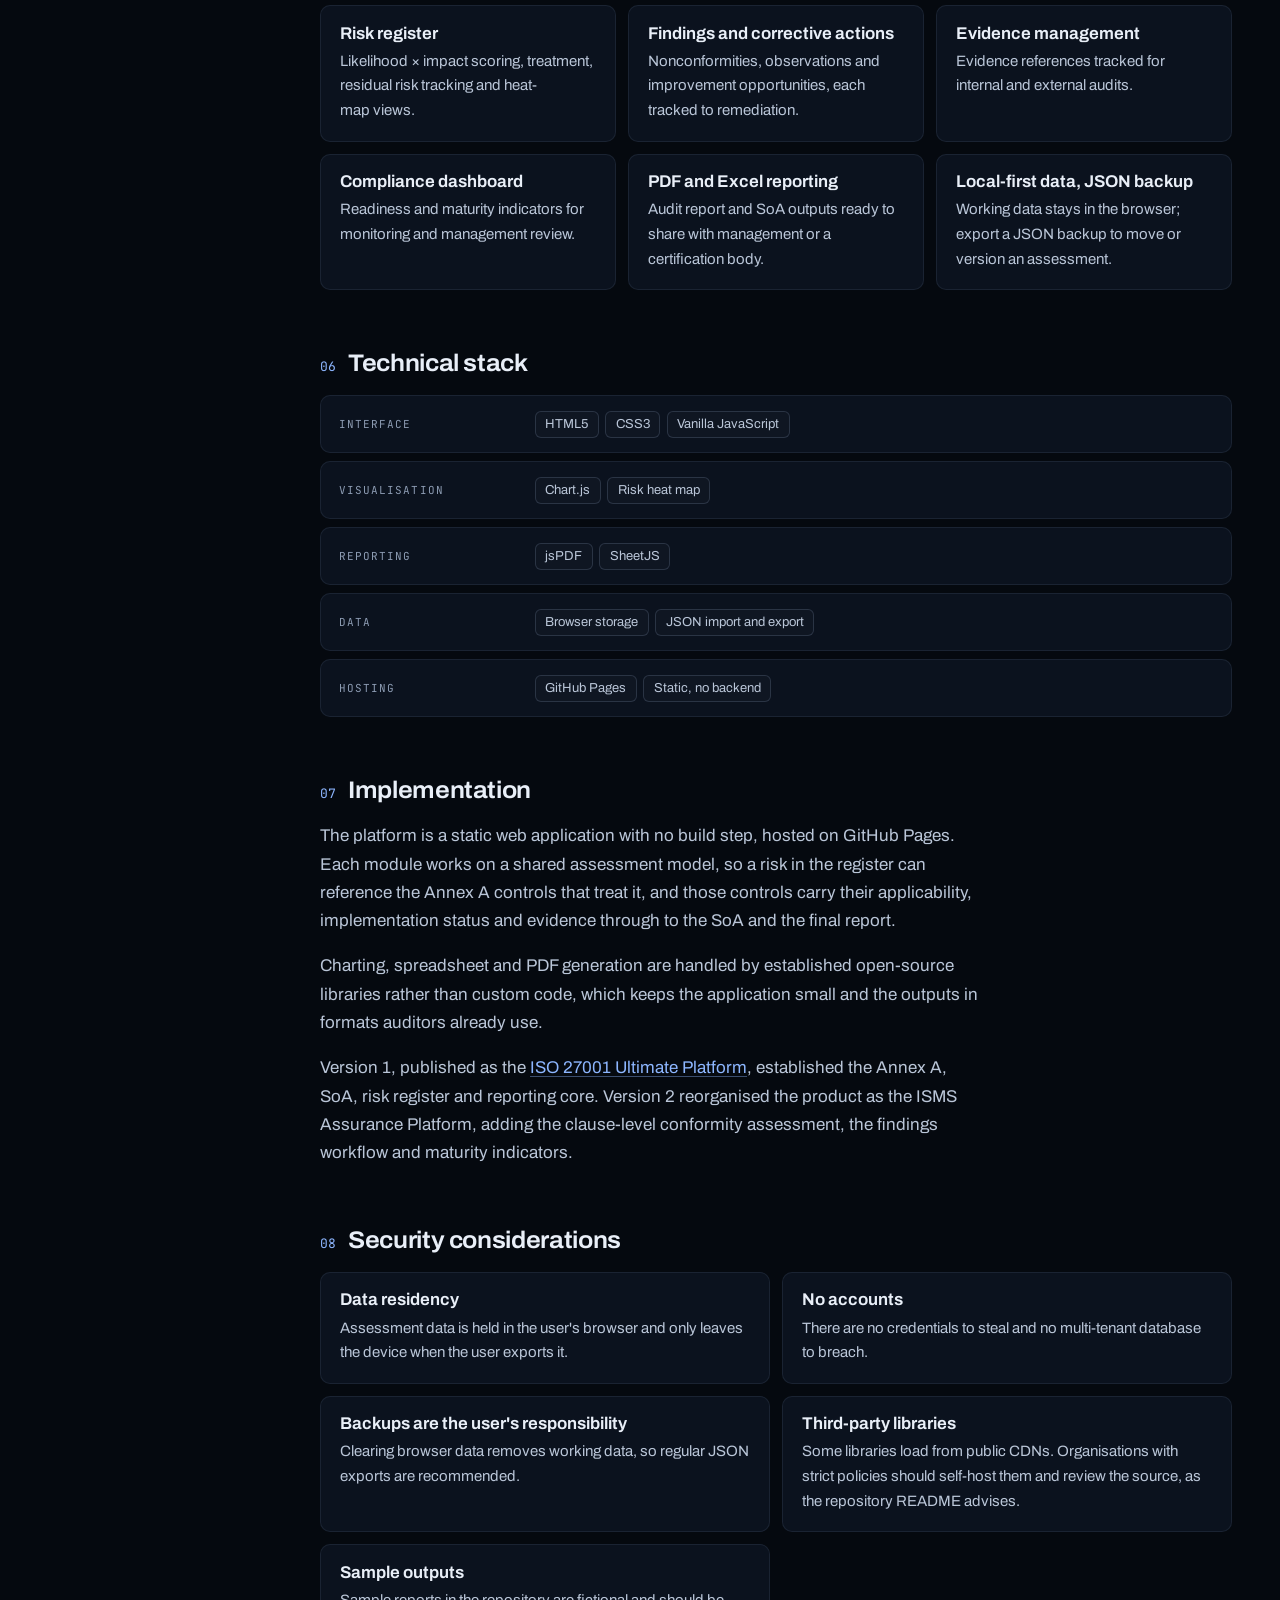
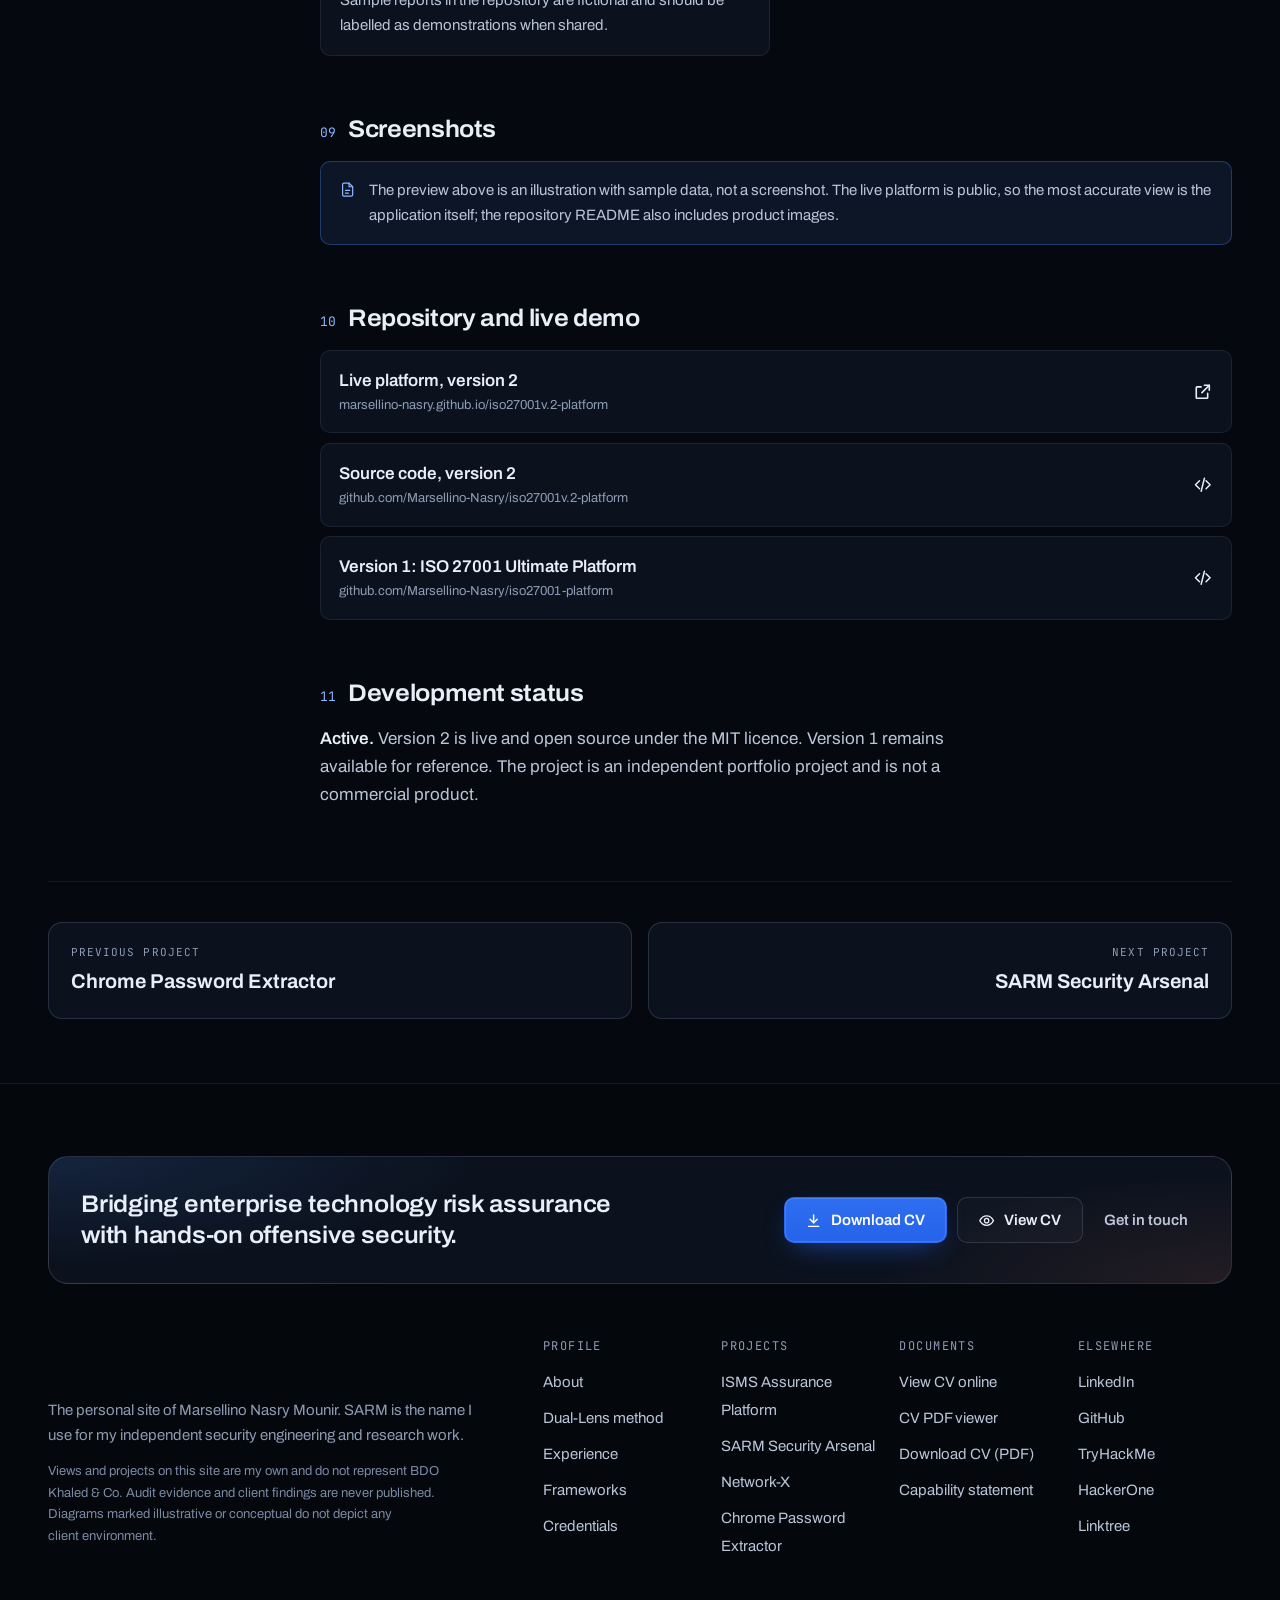
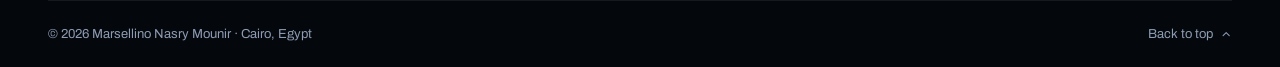
<file: projects/isms-assurance-platform.html>
<!DOCTYPE html>
<html lang="en-GB">
<head>
  <meta charset="utf-8">
  <meta name="viewport" content="width=device-width, initial-scale=1">
  <title>ISO/IEC 27001:2022 ISMS Assurance Platform | Case study | Marsellino Nasry Mounir</title>
  <meta name="description" content="Case study: an open-source, local-first ISO/IEC 27001:2022 audit and compliance platform covering Clauses 4 to 10, all 93 Annex A controls, the Statement of Applicability, risk register, findings and evidence.">
  <meta name="robots" content="index, follow, max-image-preview:large">
  <link rel="canonical" href="https://marsellino-nasry.github.io/projects/isms-assurance-platform.html">
  <meta http-equiv="Content-Security-Policy" content="default-src 'self'; script-src 'self'; style-src 'self'; img-src 'self' data:; font-src 'self'; connect-src 'self' https://formspree.io; form-action https://formspree.io; manifest-src 'self'; base-uri 'self'; object-src 'none'; upgrade-insecure-requests">
  <meta name="referrer" content="strict-origin-when-cross-origin">
  <meta name="author" content="Marsellino Nasry Mounir">
  <meta name="theme-color" content="#05090F">
  <meta name="color-scheme" content="dark">
  <meta property="og:type" content="article">
  <meta property="og:site_name" content="Marsellino Nasry Mounir">
  <meta property="og:locale" content="en_GB">
  <meta property="og:url" content="https://marsellino-nasry.github.io/projects/isms-assurance-platform.html">
  <meta property="og:title" content="ISMS Assurance Platform | Case study">
  <meta property="og:description" content="An enterprise compliance and assurance platform for ISO/IEC 27001:2022, built from an IT audit perspective.">
  <meta property="og:image" content="https://marsellino-nasry.github.io/assets/img/og-image.png">
  <meta property="og:image:width" content="1200">
  <meta property="og:image:height" content="630">
  <meta property="og:image:alt" content="Marsellino Nasry Mounir, Senior IT Auditor: bridging enterprise technology risk assurance with hands-on offensive security">
  <meta name="twitter:card" content="summary_large_image">
  <meta name="twitter:title" content="ISMS Assurance Platform | Case study">
  <meta name="twitter:description" content="An enterprise compliance and assurance platform for ISO/IEC 27001:2022, built from an IT audit perspective.">
  <meta name="twitter:image" content="https://marsellino-nasry.github.io/assets/img/og-image.png">
  <meta name="twitter:image:alt" content="Marsellino Nasry Mounir, Senior IT Auditor">
  <link rel="icon" href="../assets/img/favicon.svg" type="image/svg+xml">
  <link rel="icon" href="../favicon.ico" sizes="any">
  <link rel="apple-touch-icon" href="../assets/img/apple-touch-icon.png">
  <link rel="manifest" href="../site.webmanifest">
  <link rel="preload" href="../assets/fonts/archivo-variable.woff2" as="font" type="font/woff2" crossorigin>
  <link rel="stylesheet" href="../assets/css/main.css?v=20261123">
  <script src="../assets/js/main.js?v=20261123" defer></script>
  <script type="application/ld+json">{"@context": "https://schema.org", "@type": "BreadcrumbList", "itemListElement": [{"@type": "ListItem", "position": 1, "name": "Home", "item": "https://marsellino-nasry.github.io/"}, {"@type": "ListItem", "position": 2, "name": "Projects", "item": "https://marsellino-nasry.github.io/#projects"}, {"@type": "ListItem", "position": 3, "name": "ISMS Assurance Platform"}]}</script>
  <script type="application/ld+json">{"@context": "https://schema.org", "@type": "SoftwareApplication", "name": "ISMS Assurance Platform", "applicationCategory": "BusinessApplication", "operatingSystem": "Any modern web browser", "url": "https://marsellino-nasry.github.io/iso27001v.2-platform/", "license": "https://opensource.org/licenses/MIT", "author": {"@id": "https://marsellino-nasry.github.io/#person"}, "offers": {"@type": "Offer", "price": "0", "priceCurrency": "USD"}}</script>
</head>
<body>
  <a class="skip-link" href="#main">Skip to content</a>
  <div class="progress" aria-hidden="true"><span></span></div>
  <header class="site-header" id="top">
    <div class="container site-header__inner">
      <a class="brand" href="../#home" aria-label="Marsellino Nasry Mounir, home">
        <img class="brand__mark" src="../assets/img/sarm-mark.svg" width="20" height="34" alt="">
        <span class="brand__text">
          <span class="brand__name">Marsellino Nasry</span>
          <span class="brand__role">Senior IT Auditor · Offensive Security</span>
        </span>
      </a>
      <nav class="site-nav" aria-label="Primary">
        <ul class="site-nav__list">
          <li><a href="../#about" data-nav="about">Profile</a></li><li><a href="../#method" data-nav="method">Method</a></li><li><a href="../#experience" data-nav="experience">Experience</a></li><li><a href="../#assurance" data-nav="assurance">Assurance</a></li><li><a href="../#offensive" data-nav="offensive">Offensive</a></li><li><a href="../#projects" data-nav="projects" aria-current="page">Projects</a></li><li><a href="../#credentials" data-nav="credentials">Credentials</a></li><li><a href="../#contact" data-nav="contact">Contact</a></li>
        </ul>
        <a class="btn btn--small btn--primary site-nav__cv" href="../cv.html"><svg class="icon" aria-hidden="true"><use href="../assets/img/icons.svg#i-file"/></svg>CV<span class="visually-hidden">: view or download</span></a>
        <button class="nav-toggle" type="button" aria-expanded="false" aria-controls="site-menu">
          <svg class="icon" aria-hidden="true"><use href="../assets/img/icons.svg#i-menu"/></svg>
          <span class="nav-toggle__label">Menu</span>
        </button>
      </nav>
    </div>
    <div class="menu" id="site-menu" hidden>
      <div class="container menu__inner">
        <p class="menu__title" id="menu-title">All sections</p>
        <ol class="menu__list" aria-labelledby="menu-title">
          <li><a href="../#home"><span class="menu__n">01</span>Home</a></li><li><a href="../#about"><span class="menu__n">02</span>Profile and positioning</a></li><li><a href="../#method"><span class="menu__n">03</span>The Dual-Lens method</a></li><li><a href="../#experience"><span class="menu__n">04</span>Career timeline</a></li><li><a href="../#assurance"><span class="menu__n">05</span>IT audit and technology risk</a></li><li><a href="../#offensive"><span class="menu__n">06</span>Offensive security</a></li><li><a href="../#environment"><span class="menu__n">07</span>Technology environment</a></li><li><a href="../#frameworks"><span class="menu__n">08</span>Framework ecosystem</a></li><li><a href="../#projects"><span class="menu__n">09</span>Projects and engineering</a></li><li><a href="../#arsenal"><span class="menu__n">10</span>Skills and technical arsenal</a></li><li><a href="../#credentials"><span class="menu__n">11</span>Certifications and education</a></li><li><a href="../#research"><span class="menu__n">12</span>Research and publications</a></li><li><a href="../#contact"><span class="menu__n">13</span>Contact</a></li>
        </ol>
        <div class="menu__docs">
          <a class="btn btn--primary" href="../assets/docs/Marsellino_Nasry_CV.pdf" download="Marsellino_Nasry_CV.pdf" type="application/pdf"><svg class="icon" aria-hidden="true"><use href="../assets/img/icons.svg#i-download"/></svg>Download CV (PDF)</a>
          <a class="btn btn--ghost" href="../cv.html"><svg class="icon" aria-hidden="true"><use href="../assets/img/icons.svg#i-eye"/></svg>View CV online</a>
          <a class="btn btn--ghost" href="../capability-statement.html">Capability statement</a>
        </div>
      </div>
    </div>
  </header>
  <main id="main">
<section class="page-hero" aria-labelledby="page-title">
      <div class="container">
        <div class="page-hero__grid">
          <div>
            <nav aria-label="Breadcrumb"><ol class="crumbs"><li><a href="../">Home</a></li><li><a href="../#projects">Projects</a></li><li aria-current="page">ISMS Assurance Platform</li></ol></nav>
            <div class="page-hero__top"><span class="page-hero__cat">Enterprise compliance and assurance</span><span class="badge badge--live">Live, open source</span><span class="page-hero__period">Sep 2025 to present</span></div>
            <h1 class="page-title" id="page-title">ISO/IEC 27001:2022 ISMS Assurance Platform</h1>
            <p class="page-summary">A browser-based platform for ISO/IEC 27001:2022 audit, risk and compliance work, designed from an IT audit and cybersecurity perspective to support Lead Auditors and organisations preparing for certification.</p>
            <div class="page-actions">
              <a class="btn btn--primary" href="https://marsellino-nasry.github.io/iso27001v.2-platform/" target="_blank" rel="noopener noreferrer">Open the live platform<svg class="icon icon--sm" aria-hidden="true"><use href="../assets/img/icons.svg#i-external"/></svg><span class="visually-hidden"> (opens in a new tab)</span></a>
              <a class="btn btn--ghost" href="https://github.com/Marsellino-Nasry/iso27001v.2-platform" target="_blank" rel="noopener noreferrer"><svg class="icon" aria-hidden="true"><use href="../assets/img/icons.svg#i-code"/></svg>Source on GitHub<span class="visually-hidden"> (opens in a new tab)</span></a>
            </div>
          </div>
          <figure class="page-hero__cover panel panel--console">
<svg class="cover" viewBox="0 0 600 340" role="img" aria-label="Stylised ISMS dashboard: sidebar modules, clause tracker and all 93 Annex A controls grouped in four themes" focusable="false">
<rect class="cv-bg" width="600" height="340"/>
<rect class="cv-frame" x="24" y="22" width="552" height="296" rx="12"/>
<rect class="cv-side" x="24" y="22" width="150" height="296" rx="12"/>
<g class="cv-nav">
<rect x="40" y="44" width="118" height="22" rx="6" class="is-on"/><rect x="40" y="76" width="96" height="10" rx="3"/><rect x="40" y="98" width="108" height="10" rx="3"/><rect x="40" y="120" width="84" height="10" rx="3"/><rect x="40" y="142" width="100" height="10" rx="3"/><rect x="40" y="164" width="90" height="10" rx="3"/><rect x="40" y="186" width="104" height="10" rx="3"/>
</g>
<text class="cv-t cv-t--k" x="40" y="290">ISO/IEC 27001:2022</text>
<text class="cv-t cv-t--k" x="236" y="50">CLAUSES 4–10</text>
<g class="cv-clauses"><rect x="236" y="60" width="38" height="28" rx="5"/><text x="255" y="79" text-anchor="middle">4</text><rect x="280" y="60" width="38" height="28" rx="5"/><text x="299" y="79" text-anchor="middle">5</text><rect x="324" y="60" width="38" height="28" rx="5"/><text x="343" y="79" text-anchor="middle">6</text><rect x="368" y="60" width="38" height="28" rx="5"/><text x="387" y="79" text-anchor="middle">7</text><rect x="412" y="60" width="38" height="28" rx="5"/><text x="431" y="79" text-anchor="middle">8</text><rect x="456" y="60" width="38" height="28" rx="5"/><text x="475" y="79" text-anchor="middle">9</text><rect x="500" y="60" width="38" height="28" rx="5"/><text x="519" y="79" text-anchor="middle">10</text></g>
<text class="cv-t cv-t--k" x="236" y="136">ANNEX A · 93 CONTROLS</text>
<rect class="cv-cell cv-cell--org" x="236" y="150" width="13" height="13" rx="2.5"/><rect class="cv-cell cv-cell--org" x="253" y="150" width="13" height="13" rx="2.5"/><rect class="cv-cell cv-cell--org" x="270" y="150" width="13" height="13" rx="2.5"/><rect class="cv-cell cv-cell--org" x="287" y="150" width="13" height="13" rx="2.5"/><rect class="cv-cell cv-cell--org" x="304" y="150" width="13" height="13" rx="2.5"/><rect class="cv-cell cv-cell--org" x="321" y="150" width="13" height="13" rx="2.5"/><rect class="cv-cell cv-cell--org" x="338" y="150" width="13" height="13" rx="2.5"/><rect class="cv-cell cv-cell--org" x="355" y="150" width="13" height="13" rx="2.5"/><rect class="cv-cell cv-cell--org" x="372" y="150" width="13" height="13" rx="2.5"/><rect class="cv-cell cv-cell--org" x="389" y="150" width="13" height="13" rx="2.5"/><rect class="cv-cell cv-cell--org" x="406" y="150" width="13" height="13" rx="2.5"/><rect class="cv-cell cv-cell--org" x="423" y="150" width="13" height="13" rx="2.5"/><rect class="cv-cell cv-cell--org" x="440" y="150" width="13" height="13" rx="2.5"/><rect class="cv-cell cv-cell--org" x="457" y="150" width="13" height="13" rx="2.5"/><rect class="cv-cell cv-cell--org" x="474" y="150" width="13" height="13" rx="2.5"/><rect class="cv-cell cv-cell--org" x="491" y="150" width="13" height="13" rx="2.5"/><rect class="cv-cell cv-cell--org" x="508" y="150" width="13" height="13" rx="2.5"/><rect class="cv-cell cv-cell--org" x="236" y="167" width="13" height="13" rx="2.5"/><rect class="cv-cell cv-cell--org" x="253" y="167" width="13" height="13" rx="2.5"/><rect class="cv-cell cv-cell--org" x="270" y="167" width="13" height="13" rx="2.5"/><rect class="cv-cell cv-cell--org" x="287" y="167" width="13" height="13" rx="2.5"/><rect class="cv-cell cv-cell--org" x="304" y="167" width="13" height="13" rx="2.5"/><rect class="cv-cell cv-cell--org" x="321" y="167" width="13" height="13" rx="2.5"/><rect class="cv-cell cv-cell--org" x="338" y="167" width="13" height="13" rx="2.5"/><rect class="cv-cell cv-cell--org" x="355" y="167" width="13" height="13" rx="2.5"/><rect class="cv-cell cv-cell--org" x="372" y="167" width="13" height="13" rx="2.5"/><rect class="cv-cell cv-cell--org" x="389" y="167" width="13" height="13" rx="2.5"/><rect class="cv-cell cv-cell--org" x="406" y="167" width="13" height="13" rx="2.5"/><rect class="cv-cell cv-cell--org" x="423" y="167" width="13" height="13" rx="2.5"/><rect class="cv-cell cv-cell--org" x="440" y="167" width="13" height="13" rx="2.5"/><rect class="cv-cell cv-cell--org" x="457" y="167" width="13" height="13" rx="2.5"/><rect class="cv-cell cv-cell--org" x="474" y="167" width="13" height="13" rx="2.5"/><rect class="cv-cell cv-cell--org" x="491" y="167" width="13" height="13" rx="2.5"/><rect class="cv-cell cv-cell--org" x="508" y="167" width="13" height="13" rx="2.5"/><rect class="cv-cell cv-cell--org" x="236" y="184" width="13" height="13" rx="2.5"/><rect class="cv-cell cv-cell--org" x="253" y="184" width="13" height="13" rx="2.5"/><rect class="cv-cell cv-cell--org" x="270" y="184" width="13" height="13" rx="2.5"/><rect class="cv-cell cv-cell--ppl" x="287" y="184" width="13" height="13" rx="2.5"/><rect class="cv-cell cv-cell--ppl" x="304" y="184" width="13" height="13" rx="2.5"/><rect class="cv-cell cv-cell--ppl" x="321" y="184" width="13" height="13" rx="2.5"/><rect class="cv-cell cv-cell--ppl" x="338" y="184" width="13" height="13" rx="2.5"/><rect class="cv-cell cv-cell--ppl" x="355" y="184" width="13" height="13" rx="2.5"/><rect class="cv-cell cv-cell--ppl" x="372" y="184" width="13" height="13" rx="2.5"/><rect class="cv-cell cv-cell--ppl" x="389" y="184" width="13" height="13" rx="2.5"/><rect class="cv-cell cv-cell--ppl" x="406" y="184" width="13" height="13" rx="2.5"/><rect class="cv-cell cv-cell--phy" x="423" y="184" width="13" height="13" rx="2.5"/><rect class="cv-cell cv-cell--phy" x="440" y="184" width="13" height="13" rx="2.5"/><rect class="cv-cell cv-cell--phy" x="457" y="184" width="13" height="13" rx="2.5"/><rect class="cv-cell cv-cell--phy" x="474" y="184" width="13" height="13" rx="2.5"/><rect class="cv-cell cv-cell--phy" x="491" y="184" width="13" height="13" rx="2.5"/><rect class="cv-cell cv-cell--phy" x="508" y="184" width="13" height="13" rx="2.5"/><rect class="cv-cell cv-cell--phy" x="236" y="201" width="13" height="13" rx="2.5"/><rect class="cv-cell cv-cell--phy" x="253" y="201" width="13" height="13" rx="2.5"/><rect class="cv-cell cv-cell--phy" x="270" y="201" width="13" height="13" rx="2.5"/><rect class="cv-cell cv-cell--phy" x="287" y="201" width="13" height="13" rx="2.5"/><rect class="cv-cell cv-cell--phy" x="304" y="201" width="13" height="13" rx="2.5"/><rect class="cv-cell cv-cell--phy" x="321" y="201" width="13" height="13" rx="2.5"/><rect class="cv-cell cv-cell--phy" x="338" y="201" width="13" height="13" rx="2.5"/><rect class="cv-cell cv-cell--phy" x="355" y="201" width="13" height="13" rx="2.5"/><rect class="cv-cell cv-cell--tec" x="372" y="201" width="13" height="13" rx="2.5"/><rect class="cv-cell cv-cell--tec" x="389" y="201" width="13" height="13" rx="2.5"/><rect class="cv-cell cv-cell--tec" x="406" y="201" width="13" height="13" rx="2.5"/><rect class="cv-cell cv-cell--tec" x="423" y="201" width="13" height="13" rx="2.5"/><rect class="cv-cell cv-cell--tec" x="440" y="201" width="13" height="13" rx="2.5"/><rect class="cv-cell cv-cell--tec" x="457" y="201" width="13" height="13" rx="2.5"/><rect class="cv-cell cv-cell--tec" x="474" y="201" width="13" height="13" rx="2.5"/><rect class="cv-cell cv-cell--tec" x="491" y="201" width="13" height="13" rx="2.5"/><rect class="cv-cell cv-cell--tec" x="508" y="201" width="13" height="13" rx="2.5"/><rect class="cv-cell cv-cell--tec" x="236" y="218" width="13" height="13" rx="2.5"/><rect class="cv-cell cv-cell--tec" x="253" y="218" width="13" height="13" rx="2.5"/><rect class="cv-cell cv-cell--tec" x="270" y="218" width="13" height="13" rx="2.5"/><rect class="cv-cell cv-cell--tec" x="287" y="218" width="13" height="13" rx="2.5"/><rect class="cv-cell cv-cell--tec" x="304" y="218" width="13" height="13" rx="2.5"/><rect class="cv-cell cv-cell--tec" x="321" y="218" width="13" height="13" rx="2.5"/><rect class="cv-cell cv-cell--tec" x="338" y="218" width="13" height="13" rx="2.5"/><rect class="cv-cell cv-cell--tec" x="355" y="218" width="13" height="13" rx="2.5"/><rect class="cv-cell cv-cell--tec" x="372" y="218" width="13" height="13" rx="2.5"/><rect class="cv-cell cv-cell--tec" x="389" y="218" width="13" height="13" rx="2.5"/><rect class="cv-cell cv-cell--tec" x="406" y="218" width="13" height="13" rx="2.5"/><rect class="cv-cell cv-cell--tec" x="423" y="218" width="13" height="13" rx="2.5"/><rect class="cv-cell cv-cell--tec" x="440" y="218" width="13" height="13" rx="2.5"/><rect class="cv-cell cv-cell--tec" x="457" y="218" width="13" height="13" rx="2.5"/><rect class="cv-cell cv-cell--tec" x="474" y="218" width="13" height="13" rx="2.5"/><rect class="cv-cell cv-cell--tec" x="491" y="218" width="13" height="13" rx="2.5"/><rect class="cv-cell cv-cell--tec" x="508" y="218" width="13" height="13" rx="2.5"/><rect class="cv-cell cv-cell--tec" x="236" y="235" width="13" height="13" rx="2.5"/><rect class="cv-cell cv-cell--tec" x="253" y="235" width="13" height="13" rx="2.5"/><rect class="cv-cell cv-cell--tec" x="270" y="235" width="13" height="13" rx="2.5"/><rect class="cv-cell cv-cell--tec" x="287" y="235" width="13" height="13" rx="2.5"/><rect class="cv-cell cv-cell--tec" x="304" y="235" width="13" height="13" rx="2.5"/><rect class="cv-cell cv-cell--tec" x="321" y="235" width="13" height="13" rx="2.5"/><rect class="cv-cell cv-cell--tec" x="338" y="235" width="13" height="13" rx="2.5"/><rect class="cv-cell cv-cell--tec" x="355" y="235" width="13" height="13" rx="2.5"/>
<g class="cv-legend">
<rect class="cv-cell--org" x="236" y="284" width="10" height="10" rx="2"/><text x="252" y="293">Organisational 37</text>
<rect class="cv-cell--ppl" x="352" y="284" width="10" height="10" rx="2"/><text x="368" y="293">People 8</text>
<rect class="cv-cell--phy" x="430" y="284" width="10" height="10" rx="2"/><text x="446" y="293">Physical 14</text>
<rect class="cv-cell--tec" x="236" y="300" width="10" height="10" rx="2"/><text x="252" y="309">Technological 34</text>
</g>
</svg>
            <figcaption>Stylised view of the standard's structure: Clauses 4 to 10 and all 93 Annex A controls.</figcaption>
          </figure>
        </div>
        <dl class="facts">
          <div><dt>Role</dt><dd>Designer and developer</dd></div>
          <div><dt>Period</dt><dd>Sep 2025 to present</dd></div>
          <div><dt>Stack</dt><dd>HTML, CSS, JavaScript</dd></div>
          <div><dt>Licence</dt><dd>MIT</dd></div>
          <div><dt>Status</dt><dd>Version 2 live; version 1 archived</dd></div>
        </dl>
      </div>
    </section>

    <div class="container case">
      <nav class="toc" aria-label="On this page">
        <p>On this page</p>
        <ol>
          <li><a href="#overview">Overview</a></li>
          <li><a href="#problem">Problem</a></li>
          <li><a href="#preview">Dashboard preview</a></li>
          <li><a href="#architecture">Architecture</a></li>
          <li><a href="#features">Capabilities</a></li>
          <li><a href="#stack">Technical stack</a></li>
          <li><a href="#implementation">Implementation</a></li>
          <li><a href="#security">Security</a></li>
          <li><a href="#screenshots">Screenshots</a></li>
          <li><a href="#links">Repository and demo</a></li>
          <li><a href="#status">Status</a></li>
        </ol>
      </nav>

      <div class="case__body">
        <section class="case__section" id="overview" aria-labelledby="h-overview">
          <h2 id="h-overview"><span class="case__n">01</span>Overview</h2>
          <div class="prose">
            <p>The ISMS Assurance Platform brings the core artefacts of an ISO/IEC 27001:2022 engagement into a single browser application: the management-system clauses, all 93 Annex A controls, the Statement of Applicability, the risk register, findings and corrective actions, and the evidence behind each conclusion.</p>
            <p>It is a support tool for auditors and implementers. It does not certify anything, and it is not affiliated with or endorsed by ISO or IEC.</p>
          </div>
        </section>

        <section class="case__section" id="problem" aria-labelledby="h-problem">
          <h2 id="h-problem"><span class="case__n">02</span>Problem and objectives</h2>
          <div class="feature-grid">
            <div class="feature feature--orange">
              <p class="feature__k">Problem</p>
              <p>ISMS audits and implementations usually run on a patchwork of spreadsheets, templates and email. The SoA lives in one file, the risk register in another and findings in a third, so the links between a risk, the control that treats it, the evidence that proves it works and the finding raised when it does not are easy to lose.</p>
              <p>Commercial GRC suites solve this, but they are expensive, server-hosted and often a poor fit for a single auditor or a small organisation that cannot send sensitive security data to a third-party cloud.</p>
            </div>
            <div class="feature feature--teal">
              <p class="feature__k">Objectives</p>
              <ul class="ticks ticks--tight ticks--teal">
                <li>Cover the full standard: Clauses 4 to 10 and every Annex A control, with ISO/IEC 27002:2022 attributes.</li>
                <li>Keep risks, controls, SoA entries, findings and evidence connected in one place.</li>
                <li>Produce audit-ready PDF and spreadsheet outputs without manual reformatting.</li>
                <li>Keep sensitive working data on the user's own device, with no server and no account.</li>
                <li>Run anywhere a modern browser runs, with nothing to install.</li>
              </ul>
            </div>
          </div>
        </section>

        <section class="case__section" id="preview" aria-labelledby="h-preview">
          <h2 id="h-preview"><span class="case__n">03</span>Dashboard preview</h2>
          <p class="case__lede">The platform's main modules, shown as an interactive preview. Select a module in the sidebar. All figures are sample data.</p>
          <div class="dash panel panel--console" data-tabs data-tab-class="dash__tab">
            <div class="dash__frame">
              <div class="dash__side">
                <p class="dash__brand"><svg class="icon" aria-hidden="true"><use href="../assets/img/icons.svg#i-shield"/></svg>ISMS Assurance</p>
                <div class="dash__tabs" role="tablist" aria-label="Platform modules" aria-orientation="vertical" data-tablist></div>
              </div>
              <div class="dash__main">
                <div class="dash__top">
                  <span class="dash__crumb">Sample organisation / <b>ISO/IEC 27001:2022 assessment</b></span>
                  <span class="sample-flag">Sample data</span>
                </div>

                <div class="dash__panel" data-tab-panel data-tab-label="Compliance overview" data-tab-icon="i-grid" id="dash-overview">
                  <h3>Compliance overview</h3>
                  <div class="kpis">
                    <div class="kpi"><p class="kpi__k">Annex A controls</p><p class="kpi__v">93</p><p class="kpi__d">Defined by the standard</p></div>
                    <div class="kpi"><p class="kpi__k">Applicable</p><p class="kpi__v">88</p><p class="kpi__d">Sample value</p></div>
                    <div class="kpi"><p class="kpi__k">Implemented</p><p class="kpi__v">61</p><p class="kpi__d">Sample value</p></div>
                    <div class="kpi"><p class="kpi__k">Open findings</p><p class="kpi__v">7</p><p class="kpi__d">Sample value</p></div>
                  </div>
                  <div class="dash__grid">
                    <div class="dash__card">
                      <h4>Implementation status</h4>
                      <div class="donut">
                        <svg viewBox="0 0 120 120" role="img" aria-label="Sample implementation status: 61 implemented, 18 partially implemented, 9 not implemented, 5 not applicable, out of 93 controls">
                          <circle class="donut__track" cx="60" cy="60" r="48"/>
                          <circle class="donut__seg donut__seg--a" cx="60" cy="60" r="48" stroke-dasharray="197.8 301.6" transform="rotate(-90 60 60)"/>
                          <circle class="donut__seg donut__seg--b" cx="60" cy="60" r="48" stroke-dasharray="58.4 301.6" stroke-dashoffset="-197.8" transform="rotate(-90 60 60)"/>
                          <circle class="donut__seg donut__seg--c" cx="60" cy="60" r="48" stroke-dasharray="29.2 301.6" stroke-dashoffset="-256.2" transform="rotate(-90 60 60)"/>
                          <circle class="donut__seg donut__seg--d" cx="60" cy="60" r="48" stroke-dasharray="16.2 301.6" stroke-dashoffset="-285.4" transform="rotate(-90 60 60)"/>
                          <text class="donut__c" x="60" y="62" text-anchor="middle">66%</text>
                          <text class="donut__s" x="60" y="76" text-anchor="middle">IMPLEMENTED</text>
                        </svg>
                        <ul class="dlegend">
                          <li><i class="i-a"></i>Implemented: 61</li>
                          <li><i class="i-b"></i>Partially implemented: 18</li>
                          <li><i class="i-c"></i>Not implemented: 9</li>
                          <li><i class="i-d"></i>Not applicable: 5</li>
                        </ul>
                      </div>
                    </div>
                    <div class="dash__card">
                      <h4>Implemented by Annex A theme</h4>
                      <div class="bars">
                        <div class="bar"><p class="bar__l"><span>Organisational (A.5)</span><span>23 / 37</span></p><span class="bar__t"><span class="bar__f w-62"></span></span></div>
                        <div class="bar"><p class="bar__l"><span>People (A.6)</span><span>6 / 8</span></p><span class="bar__t"><span class="bar__f w-75"></span></span></div>
                        <div class="bar"><p class="bar__l"><span>Physical (A.7)</span><span>8 / 14</span></p><span class="bar__t"><span class="bar__f w-57"></span></span></div>
                        <div class="bar"><p class="bar__l"><span>Technological (A.8)</span><span>24 / 34</span></p><span class="bar__t"><span class="bar__f w-71"></span></span></div>
                      </div>
                    </div>
                  </div>
                </div>

                <div class="dash__panel" data-tab-panel data-tab-label="Annex A assessment" data-tab-icon="i-list" id="dash-annex">
                  <h3>Annex A assessment</h3>
                  <div class="dash__card dtable-wrap">
                    <table class="dtable">
                      <thead><tr><th scope="col">Control</th><th scope="col">Title</th><th scope="col">Theme</th><th scope="col">Status</th></tr></thead>
                      <tbody>
                        <tr><th scope="row">A.5.1</th><td>Policies for information security</td><td>Organisational</td><td><span class="st st--ok">Implemented</span></td></tr>
                        <tr><th scope="row">A.5.15</th><td>Access control</td><td>Organisational</td><td><span class="st st--part">Partial</span></td></tr>
                        <tr><th scope="row">A.6.3</th><td>Information security awareness, education and training</td><td>People</td><td><span class="st st--ok">Implemented</span></td></tr>
                        <tr><th scope="row">A.7.2</th><td>Physical entry</td><td>Physical</td><td><span class="st st--ok">Implemented</span></td></tr>
                        <tr><th scope="row">A.8.8</th><td>Management of technical vulnerabilities</td><td>Technological</td><td><span class="st st--no">Not implemented</span></td></tr>
                        <tr><th scope="row">A.8.13</th><td>Information backup</td><td>Technological</td><td><span class="st st--part">Partial</span></td></tr>
                        <tr><th scope="row">A.8.16</th><td>Monitoring activities</td><td>Technological</td><td><span class="st st--part">Partial</span></td></tr>
                      </tbody>
                    </table>
                  </div>
                </div>

                <div class="dash__panel" data-tab-panel data-tab-label="Risk register" data-tab-icon="i-alert" id="dash-risk">
                  <h3>Risk register</h3>
                  <div class="dash__grid">
                    <div class="dash__card">
                      <h4>Heat map: likelihood × impact</h4>
                      <div class="heat" role="img" aria-label="Sample five by five heat map with risks concentrated in the high-likelihood, high-impact corner">
                        <span class="heat__ax">I5</span><span class="h2"></span><span class="h3"></span><span class="h4"><b>1</b></span><span class="h5"></span><span class="h5"></span>
                        <span class="heat__ax">I4</span><span class="h2"></span><span class="h3"><b>1</b></span><span class="h4"><b>1</b></span><span class="h4"><b>1</b></span><span class="h5"></span>
                        <span class="heat__ax">I3</span><span class="h1"></span><span class="h2"></span><span class="h3"><b>2</b></span><span class="h4"></span><span class="h4"></span>
                        <span class="heat__ax">I2</span><span class="h1"></span><span class="h2"><b>1</b></span><span class="h2"></span><span class="h3"></span><span class="h3"></span>
                        <span class="heat__ax">I1</span><span class="h1"></span><span class="h1"></span><span class="h1"></span><span class="h2"></span><span class="h2"></span>
                        <span></span><span class="heat__ax">L1</span><span class="heat__ax">L2</span><span class="heat__ax">L3</span><span class="heat__ax">L4</span><span class="heat__ax">L5</span>
                      </div>
                    </div>
                    <div class="dash__card dtable-wrap">
                      <h4>Top risks</h4>
                      <table class="dtable">
                        <thead><tr><th scope="col">ID</th><th scope="col">Risk</th><th scope="col">Score</th><th scope="col">Controls</th></tr></thead>
                        <tbody>
                          <tr><th scope="row">R-01</th><td>Unpatched internet-facing systems</td><td><span class="st st--no">16 High</span></td><td><span class="ref">A.8.8</span></td></tr>
                          <tr><th scope="row">R-02</th><td>Excessive privileged access</td><td><span class="st st--no">15 High</span></td><td><span class="ref">A.8.2</span></td></tr>
                          <tr><th scope="row">R-03</th><td>Backup restores never tested</td><td><span class="st st--part">12 Medium</span></td><td><span class="ref">A.8.13</span></td></tr>
                          <tr><th scope="row">R-04</th><td>Cloud service misconfiguration</td><td><span class="st st--part">8 Medium</span></td><td><span class="ref">A.5.23</span></td></tr>
                        </tbody>
                      </table>
                    </div>
                  </div>
                </div>

                <div class="dash__panel" data-tab-panel data-tab-label="Statement of Applicability" data-tab-icon="i-file" id="dash-soa">
                  <h3>Statement of Applicability</h3>
                  <div class="dash__card dtable-wrap">
                    <table class="dtable">
                      <thead><tr><th scope="col">Control</th><th scope="col">Applicable</th><th scope="col">Justification</th><th scope="col">Implementation</th><th scope="col">Risks</th></tr></thead>
                      <tbody>
                        <tr><th scope="row">A.5.15</th><td>Yes</td><td>Access to information must follow business need</td><td><span class="st st--part">Partial</span></td><td>R-02</td></tr>
                        <tr><th scope="row">A.5.23</th><td>Yes</td><td>Core services hosted with a cloud provider</td><td><span class="st st--part">Partial</span></td><td>R-04</td></tr>
                        <tr><th scope="row">A.7.10</th><td>Yes</td><td>Removable media used for offsite transfers</td><td><span class="st st--ok">Implemented</span></td><td>None</td></tr>
                        <tr><th scope="row">A.8.13</th><td>Yes</td><td>Business data must be recoverable</td><td><span class="st st--part">Partial</span></td><td>R-03</td></tr>
                        <tr><th scope="row">A.8.30</th><td>No</td><td>No outsourced development in scope</td><td><span class="st st--na">Not applicable</span></td><td>None</td></tr>
                      </tbody>
                    </table>
                  </div>
                </div>

                <div class="dash__panel" data-tab-panel data-tab-label="Findings and CAPA" data-tab-icon="i-check" id="dash-findings">
                  <h3>Findings and corrective actions</h3>
                  <div class="dash__card dtable-wrap">
                    <table class="dtable">
                      <thead><tr><th scope="col">ID</th><th scope="col">Type</th><th scope="col">Finding</th><th scope="col">Corrective action</th><th scope="col">Status</th></tr></thead>
                      <tbody>
                        <tr><th scope="row">NC-01</th><td>Minor nonconformity</td><td>Privileged access reviews not evidenced for one quarter (A.5.18)</td><td>Quarterly review with documented sign-off</td><td><span class="st st--no">Open</span></td></tr>
                        <tr><th scope="row">OBS-01</th><td>Observation</td><td>Backup restore test overdue (A.8.13)</td><td>Schedule and record restore test</td><td><span class="st st--part">In progress</span></td></tr>
                        <tr><th scope="row">OFI-01</th><td>Opportunity for improvement</td><td>Leaver process relies on manual email (A.5.18)</td><td>Automate HR leaver feed</td><td><span class="st st--na">Planned</span></td></tr>
                      </tbody>
                    </table>
                  </div>
                </div>

                <div class="dash__panel" data-tab-panel data-tab-label="Evidence" data-tab-icon="i-folder" id="dash-evidence">
                  <h3>Evidence management</h3>
                  <div class="dash__card dtable-wrap">
                    <table class="dtable">
                      <thead><tr><th scope="col">Reference</th><th scope="col">Evidence</th><th scope="col">Type</th><th scope="col">Supports</th></tr></thead>
                      <tbody>
                        <tr><th scope="row">EV-014</th><td>Privileged access review export</td><td>System report</td><td><span class="ref">A.5.18</span></td></tr>
                        <tr><th scope="row">EV-021</th><td>Vulnerability scan summary</td><td>Tool output</td><td><span class="ref">A.8.8</span></td></tr>
                        <tr><th scope="row">EV-033</th><td>Disaster recovery test report</td><td>Document</td><td><span class="ref">A.5.30</span></td></tr>
                        <tr><th scope="row">EV-040</th><td>Awareness training completion records</td><td>System report</td><td><span class="ref">A.6.3</span></td></tr>
                      </tbody>
                    </table>
                  </div>
                </div>

                <div class="dash__panel" data-tab-panel data-tab-label="Reporting" data-tab-icon="i-chart" id="dash-reporting">
                  <h3>Reporting</h3>
                  <ul class="exports">
                    <li><svg class="icon" aria-hidden="true"><use href="../assets/img/icons.svg#i-file"/></svg><b>PDF report</b><span>Audit report and Statement of Applicability, ready for management or a certification body.</span></li>
                    <li><svg class="icon" aria-hidden="true"><use href="../assets/img/icons.svg#i-grid"/></svg><b>Excel workbook</b><span>Risk register, SoA and findings in a format auditors already use.</span></li>
                    <li><svg class="icon" aria-hidden="true"><use href="../assets/img/icons.svg#i-archive"/></svg><b>JSON backup</b><span>Move an assessment between devices or keep a versioned copy alongside the audit file.</span></li>
                  </ul>
                </div>
              </div>
            </div>
            <p class="dash__note"><svg class="icon" aria-hidden="true"><use href="../assets/img/icons.svg#i-alert"/></svg><span>Illustrative preview built for this page with sample data. It is not a screenshot of the platform and contains no real compliance results, client names or customer data. Control numbers and titles are from ISO/IEC 27001:2022 Annex A.</span></p>
          </div>

        </section>

        <section class="case__section" id="architecture" aria-labelledby="h-architecture">
          <h2 id="h-architecture"><span class="case__n">04</span>Architecture</h2>
          <figure class="panel panel--console diagram">
            <div class="diagram__body diagram__body--scroll" tabindex="0" role="group" aria-label="Architecture diagram, scrolls sideways on small screens">
<svg viewBox="0 0 960 440" role="img" aria-labelledby="dg1-t dg1-d">
              <title id="dg1-t">ISMS Assurance Platform architecture</title>
              <desc id="dg1-d">Six assessment modules feed shared assessment logic, which saves working data to browser storage and produces PDF, Excel and JSON outputs. Everything runs inside the user's browser.</desc>
              <defs><marker id="ah1" viewBox="0 0 10 10" refX="9" refY="5" markerWidth="7" markerHeight="7" orient="auto-start-reverse"><path class="dg-head" d="M0 0 L10 5 L0 10 z"/></marker></defs>
              <rect class="dg-zone" x="16" y="16" width="704" height="408" rx="14"/>
              <text class="dg-z" x="36" y="44">Runs entirely in the user's browser</text>
              <text class="dg-z" x="40" y="74">Assessment modules</text>
              <rect class="dg-box dg-box--cyan" x="40" y="86" width="206" height="52" rx="8"/><text class="dg-t" x="56" y="117">Compliance dashboard</text>
              <rect class="dg-box dg-box--cyan" x="262" y="86" width="206" height="52" rx="8"/><text class="dg-t" x="278" y="117">Clauses 4 to 10</text>
              <rect class="dg-box dg-box--cyan" x="484" y="86" width="212" height="52" rx="8"/><text class="dg-t" x="500" y="117">Annex A: 93 controls</text>
              <rect class="dg-box dg-box--cyan" x="40" y="150" width="206" height="52" rx="8"/><text class="dg-t" x="56" y="181">Risk register, heat map</text>
              <rect class="dg-box dg-box--cyan" x="262" y="150" width="206" height="52" rx="8"/><text class="dg-t" x="278" y="181">Statement of Applicability</text>
              <rect class="dg-box dg-box--cyan" x="484" y="150" width="212" height="52" rx="8"/><text class="dg-t" x="500" y="181">Findings, CAPA, evidence</text>
              <path class="dg-line" d="M368 206 V250" marker-end="url(#ah1)"/>
              <rect class="dg-box dg-box--teal" x="40" y="256" width="656" height="64" rx="8"/>
              <text class="dg-t" x="56" y="282">Assessment logic</text>
              <text class="dg-s" x="56" y="304">Likelihood × impact scoring, applicability, readiness and maturity indicators, charts</text>
              <path class="dg-line" d="M200 324 V354" marker-end="url(#ah1)"/>
              <rect class="dg-box" x="40" y="360" width="320" height="50" rx="8"/>
              <text class="dg-t" x="56" y="382">Browser storage</text><text class="dg-s" x="56" y="400">Working data stays on the device</text>
              <path class="dg-line dg-flow" d="M696 288 H736 V120 H770" marker-end="url(#ah1)"/>
              <path class="dg-line dg-flow" d="M736 210 H770" marker-end="url(#ah1)"/>
              <path class="dg-line dg-flow" d="M360 385 H736 V300 H770" marker-end="url(#ah1)"/>
              <text class="dg-z" x="776" y="74">Outputs</text>
              <rect class="dg-box" x="776" y="94" width="168" height="52" rx="8"/><text class="dg-t" x="792" y="117">PDF report</text><text class="dg-s" x="792" y="135">Audit report, SoA</text>
              <rect class="dg-box" x="776" y="184" width="168" height="52" rx="8"/><text class="dg-t" x="792" y="207">Excel workbook</text><text class="dg-s" x="792" y="225">Registers, SoA</text>
              <rect class="dg-box" x="776" y="274" width="168" height="52" rx="8"/><text class="dg-t" x="792" y="297">JSON backup</text><text class="dg-s" x="792" y="315">Restore on any device</text>
            </svg>
            </div>
            <figcaption>Conceptual architecture based on the documented features. The platform has no server component.</figcaption>
          </figure>
        </section>

        <section class="case__section" id="features" aria-labelledby="h-features">
          <h2 id="h-features"><span class="case__n">05</span>Key capabilities</h2>
          <div class="feature-grid feature-grid--3">
            <div class="feature"><h3>Clauses 4 to 10</h3><p>Requirements checklist and conformity assessment, with evidence and rationale recorded per requirement.</p></div>
            <div class="feature"><h3>Annex A assessment</h3><p>All 93 controls across the organisational, people, physical and technological themes, with ISO/IEC 27002:2022 attributes.</p></div>
            <div class="feature"><h3>Statement of Applicability</h3><p>Applicability, justification, implementation status and risk references for every control.</p></div>
            <div class="feature"><h3>Risk register</h3><p>Likelihood × impact scoring, treatment, residual risk tracking and heat-map views.</p></div>
            <div class="feature"><h3>Findings and corrective actions</h3><p>Nonconformities, observations and improvement opportunities, each tracked to remediation.</p></div>
            <div class="feature"><h3>Evidence management</h3><p>Evidence references tracked for internal and external audits.</p></div>
            <div class="feature"><h3>Compliance dashboard</h3><p>Readiness and maturity indicators for monitoring and management review.</p></div>
            <div class="feature"><h3>PDF and Excel reporting</h3><p>Audit report and SoA outputs ready to share with management or a certification body.</p></div>
            <div class="feature"><h3>Local-first data, JSON backup</h3><p>Working data stays in the browser; export a JSON backup to move or version an assessment.</p></div>
          </div>
        </section>

        <section class="case__section" id="stack" aria-labelledby="h-stack">
          <h2 id="h-stack"><span class="case__n">06</span>Technical stack</h2>
          <div class="stack">
            <div class="stack__layer"><h3>Interface</h3><ul class="tags"><li>HTML5</li><li>CSS3</li><li>Vanilla JavaScript</li></ul></div>
            <div class="stack__layer"><h3>Visualisation</h3><ul class="tags"><li>Chart.js</li><li>Risk heat map</li></ul></div>
            <div class="stack__layer"><h3>Reporting</h3><ul class="tags"><li>jsPDF</li><li>SheetJS</li></ul></div>
            <div class="stack__layer"><h3>Data</h3><ul class="tags"><li>Browser storage</li><li>JSON import and export</li></ul></div>
            <div class="stack__layer"><h3>Hosting</h3><ul class="tags"><li>GitHub Pages</li><li>Static, no backend</li></ul></div>
          </div>
        </section>

        <section class="case__section" id="implementation" aria-labelledby="h-implementation">
          <h2 id="h-implementation"><span class="case__n">07</span>Implementation</h2>
          <div class="prose">
            <p>The platform is a static web application with no build step, hosted on GitHub Pages. Each module works on a shared assessment model, so a risk in the register can reference the Annex A controls that treat it, and those controls carry their applicability, implementation status and evidence through to the SoA and the final report.</p>
            <p>Charting, spreadsheet and PDF generation are handled by established open-source libraries rather than custom code, which keeps the application small and the outputs in formats auditors already use.</p>
            <p>Version 1, published as the <a href="https://github.com/Marsellino-Nasry/iso27001-platform" target="_blank" rel="noopener noreferrer">ISO 27001 Ultimate Platform<span class="visually-hidden"> (opens in a new tab)</span></a>, established the Annex A, SoA, risk register and reporting core. Version 2 reorganised the product as the ISMS Assurance Platform, adding the clause-level conformity assessment, the findings workflow and maturity indicators.</p>
          </div>
        </section>

        <section class="case__section" id="security" aria-labelledby="h-security">
          <h2 id="h-security"><span class="case__n">08</span>Security considerations</h2>
          <div class="feature-grid">
            <div class="feature"><h3>Data residency</h3><p>Assessment data is held in the user's browser and only leaves the device when the user exports it.</p></div>
            <div class="feature"><h3>No accounts</h3><p>There are no credentials to steal and no multi-tenant database to breach.</p></div>
            <div class="feature"><h3>Backups are the user's responsibility</h3><p>Clearing browser data removes working data, so regular JSON exports are recommended.</p></div>
            <div class="feature"><h3>Third-party libraries</h3><p>Some libraries load from public CDNs. Organisations with strict policies should self-host them and review the source, as the repository README advises.</p></div>
            <div class="feature"><h3>Sample outputs</h3><p>Sample reports in the repository are fictional and should be labelled as demonstrations when shared.</p></div>
          </div>
        </section>

        <section class="case__section" id="screenshots" aria-labelledby="h-screenshots">
          <h2 id="h-screenshots"><span class="case__n">09</span>Screenshots</h2>
          <p class="callout callout--blue"><svg class="icon" aria-hidden="true"><use href="../assets/img/icons.svg#i-file"/></svg><span>The preview above is an illustration with sample data, not a screenshot. The live platform is public, so the most accurate view is the application itself; the repository README also includes product images.</span></p>
        </section>

        <section class="case__section" id="links" aria-labelledby="h-links">
          <h2 id="h-links"><span class="case__n">10</span>Repository and live demo</h2>
          <div class="links-list">
            <a href="https://marsellino-nasry.github.io/iso27001v.2-platform/" target="_blank" rel="noopener noreferrer"><span><b>Live platform, version 2</b><span>marsellino-nasry.github.io/iso27001v.2-platform</span></span><svg class="icon" aria-hidden="true"><use href="../assets/img/icons.svg#i-external"/></svg><span class="visually-hidden"> (opens in a new tab)</span></a>
            <a href="https://github.com/Marsellino-Nasry/iso27001v.2-platform" target="_blank" rel="noopener noreferrer"><span><b>Source code, version 2</b><span>github.com/Marsellino-Nasry/iso27001v.2-platform</span></span><svg class="icon" aria-hidden="true"><use href="../assets/img/icons.svg#i-code"/></svg><span class="visually-hidden"> (opens in a new tab)</span></a>
            <a href="https://github.com/Marsellino-Nasry/iso27001-platform" target="_blank" rel="noopener noreferrer"><span><b>Version 1: ISO 27001 Ultimate Platform</b><span>github.com/Marsellino-Nasry/iso27001-platform</span></span><svg class="icon" aria-hidden="true"><use href="../assets/img/icons.svg#i-code"/></svg><span class="visually-hidden"> (opens in a new tab)</span></a>
          </div>
        </section>

        <section class="case__section" id="status" aria-labelledby="h-status">
          <h2 id="h-status"><span class="case__n">11</span>Development status</h2>
          <div class="prose"><p><strong>Active.</strong> Version 2 is live and open source under the MIT licence. Version 1 remains available for reference. The project is an independent portfolio project and is not a commercial product.</p></div>
        </section>
      </div>
    </div>

    <div class="container">
      <nav class="pager" aria-label="More projects">
        <a href="chrome-password-extractor.html"><span>Previous project</span><b>Chrome Password Extractor</b></a>
        <a href="sarm-security-arsenal.html"><span>Next project</span><b>SARM Security Arsenal</b></a>
      </nav>
    </div>
  </main>
  <footer class="site-footer">
    <div class="container">
      <div class="site-footer__cta">
        <p class="site-footer__line">Bridging enterprise technology risk assurance with hands-on offensive security.</p>
        <div class="site-footer__actions">
          <a class="btn btn--primary" href="../assets/docs/Marsellino_Nasry_CV.pdf" download="Marsellino_Nasry_CV.pdf" type="application/pdf"><svg class="icon" aria-hidden="true"><use href="../assets/img/icons.svg#i-download"/></svg>Download CV<span class="visually-hidden"> (PDF)</span></a>
          <a class="btn btn--ghost" href="../cv.html"><svg class="icon" aria-hidden="true"><use href="../assets/img/icons.svg#i-eye"/></svg>View CV</a>
          <a class="btn btn--quiet" href="../#contact">Get in touch</a>
        </div>
      </div>
      <div class="site-footer__grid">
        <div class="site-footer__brand">
          <img src="../assets/img/sarm-logo.svg" width="176" height="49" alt="SARM Security" loading="lazy" decoding="async">
          <p>The personal site of Marsellino Nasry Mounir. SARM is the name I use for my independent security engineering and research work.</p>
          <p class="site-footer__disclaimer">Views and projects on this site are my own and do not represent BDO Khaled &amp; Co. Audit evidence and client findings are never published. Diagrams marked illustrative or conceptual do not depict any client environment.</p>
        </div>
        <nav class="site-footer__nav" aria-label="Footer">
          <div>
            <h2 class="site-footer__h">Profile</h2>
            <ul>
              <li><a href="../#about">About</a></li>
              <li><a href="../#method">Dual-Lens method</a></li>
              <li><a href="../#experience">Experience</a></li>
              <li><a href="../#frameworks">Frameworks</a></li>
              <li><a href="../#credentials">Credentials</a></li>
            </ul>
          </div>
          <div>
            <h2 class="site-footer__h">Projects</h2>
            <ul>
              <li><a href="../projects/isms-assurance-platform.html">ISMS Assurance Platform</a></li>
              <li><a href="../projects/sarm-security-arsenal.html">SARM Security Arsenal</a></li>
              <li><a href="../projects/network-x.html">Network-X</a></li>
              <li><a href="../projects/chrome-password-extractor.html">Chrome Password Extractor</a></li>
            </ul>
          </div>
          <div>
            <h2 class="site-footer__h">Documents</h2>
            <ul>
              <li><a href="../cv.html">View CV online</a></li>
              <li><a href="../cv.html#cv-pdf">CV PDF viewer</a></li>
              <li><a href="../assets/docs/Marsellino_Nasry_CV.pdf" download="Marsellino_Nasry_CV.pdf" type="application/pdf">Download CV (PDF)</a></li>
              <li><a href="../capability-statement.html">Capability statement</a></li>
            </ul>
          </div>
          <div>
            <h2 class="site-footer__h">Elsewhere</h2>
            <ul>
              <li><a href="https://www.linkedin.com/in/marsellino-nasry/" rel="noopener noreferrer" target="_blank">LinkedIn<span class="visually-hidden"> (opens in a new tab)</span></a></li>
              <li><a href="https://github.com/Marsellino-Nasry" rel="noopener noreferrer" target="_blank">GitHub<span class="visually-hidden"> (opens in a new tab)</span></a></li>
              <li><a href="https://tryhackme.com/p/Marsellino" rel="noopener noreferrer" target="_blank">TryHackMe<span class="visually-hidden"> (opens in a new tab)</span></a></li>
              <li><a href="https://hackerone.com/marsellino1" rel="noopener noreferrer" target="_blank">HackerOne<span class="visually-hidden"> (opens in a new tab)</span></a></li>
              <li><a href="https://linktr.ee/Marsellino.Nasry" rel="noopener noreferrer" target="_blank">Linktree<span class="visually-hidden"> (opens in a new tab)</span></a></li>
            </ul>
          </div>
        </nav>
      </div>
      <div class="site-footer__base">
        <p>&copy; <span data-year>2026</span> Marsellino Nasry Mounir · Cairo, Egypt</p>
        <a href="#top" class="site-footer__top">Back to top <svg class="icon icon--sm" aria-hidden="true"><use href="../assets/img/icons.svg#i-up"/></svg></a>
      </div>
    </div>
    <a class="to-top" href="#top" aria-label="Back to top"><svg class="icon" aria-hidden="true"><use href="../assets/img/icons.svg#i-up"/></svg></a>
  </footer>
</body>
</html>
</file>
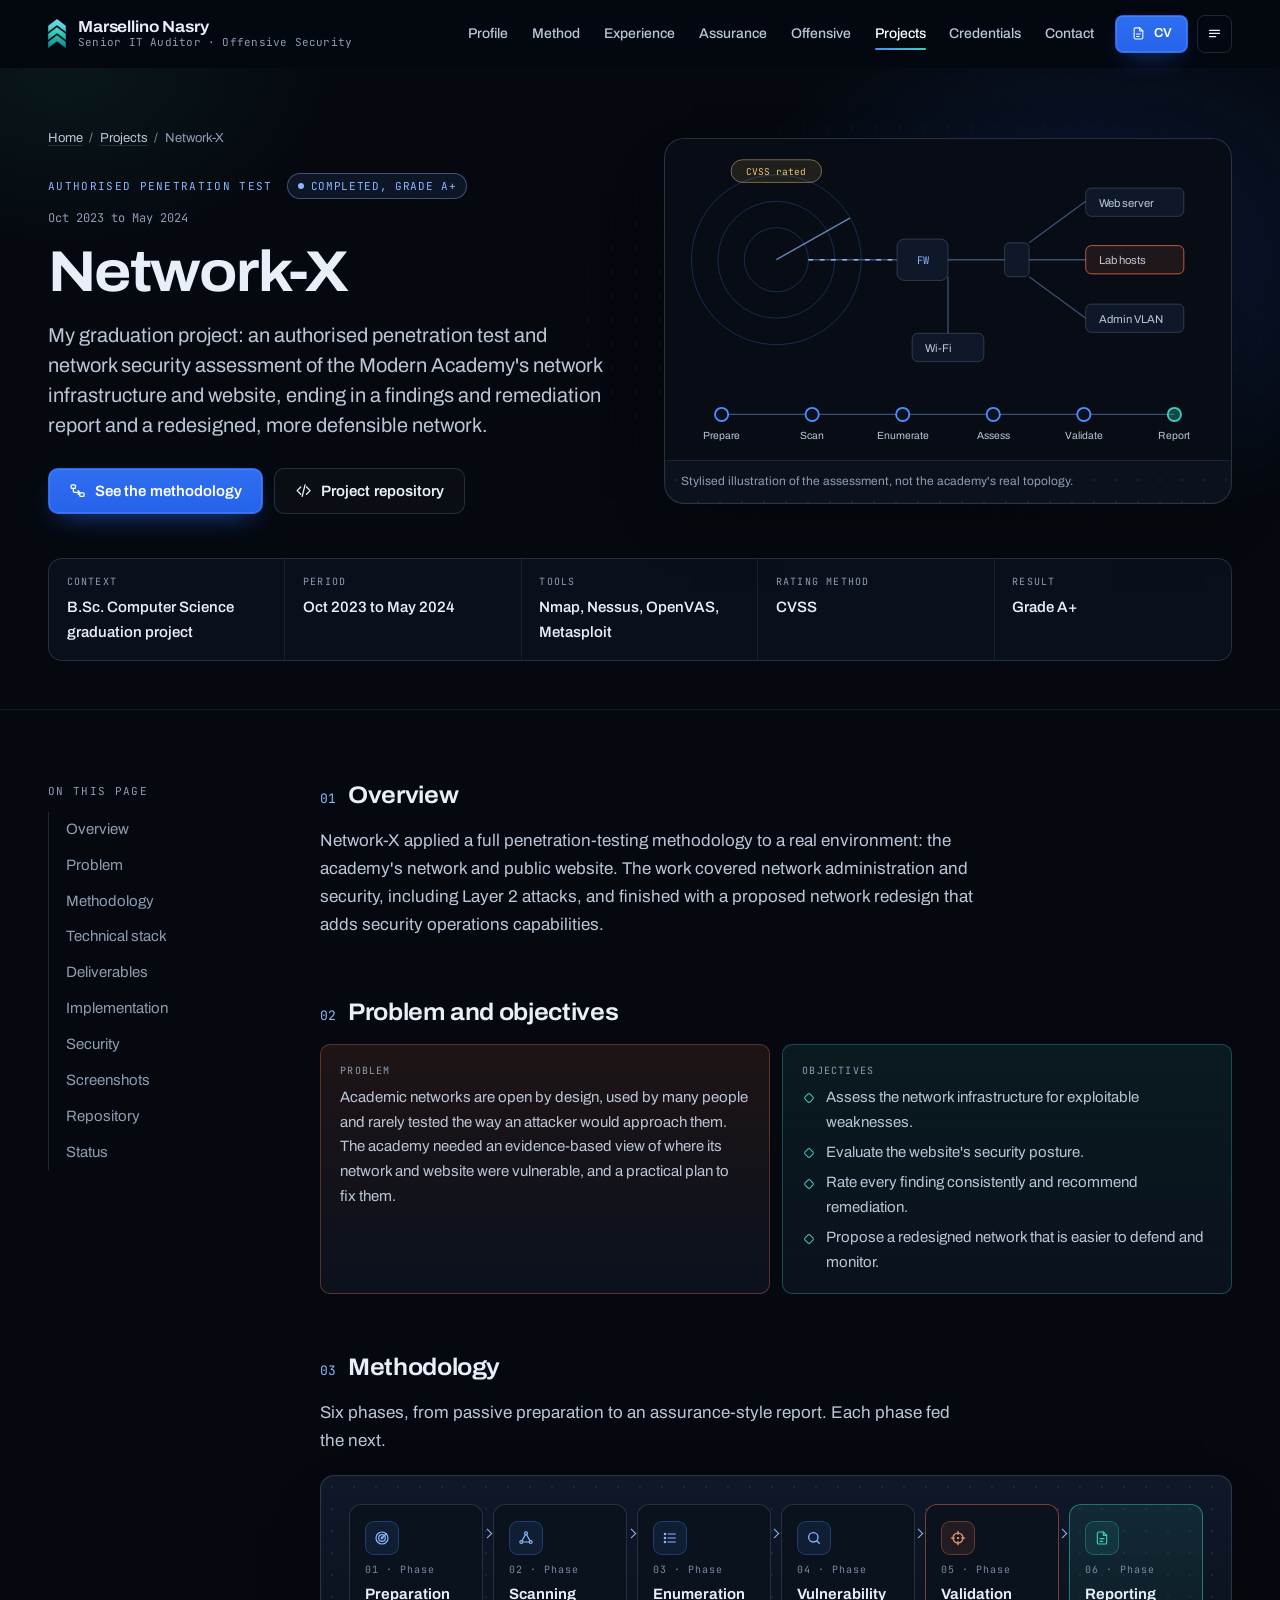
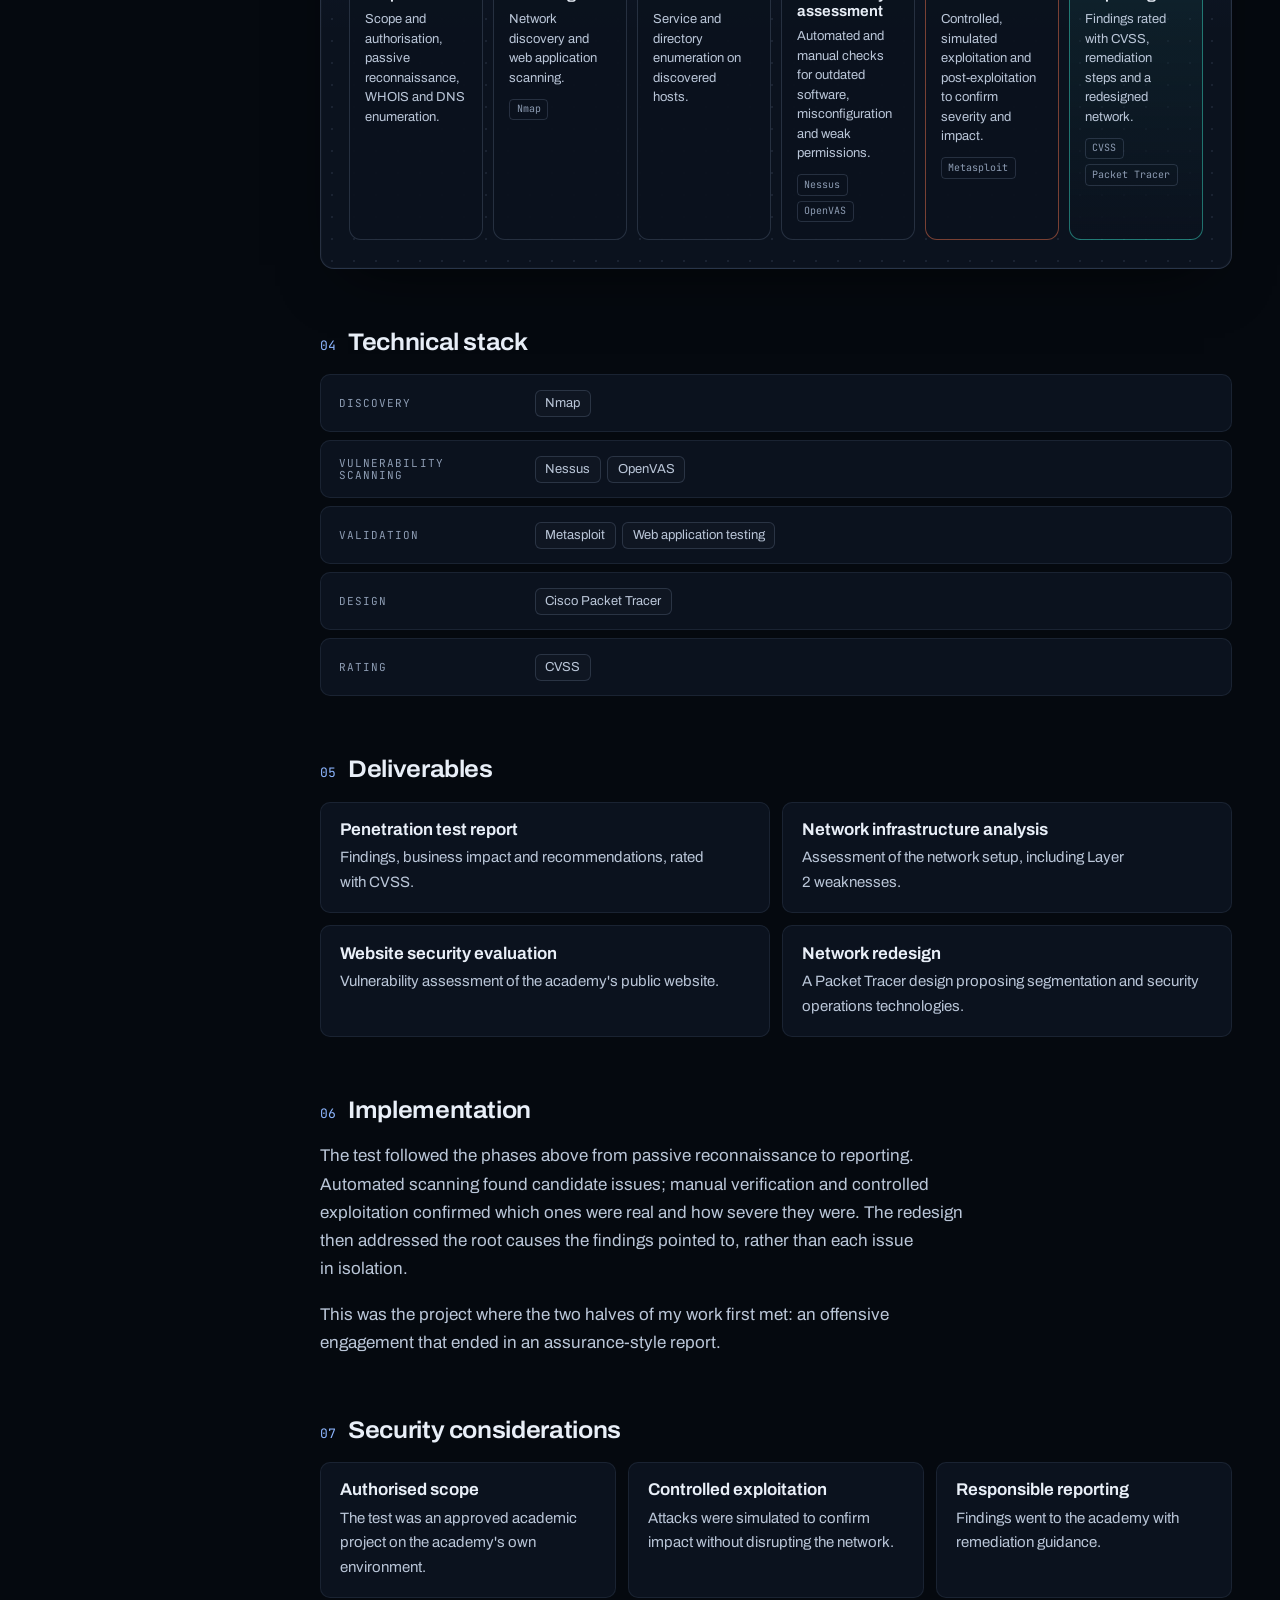
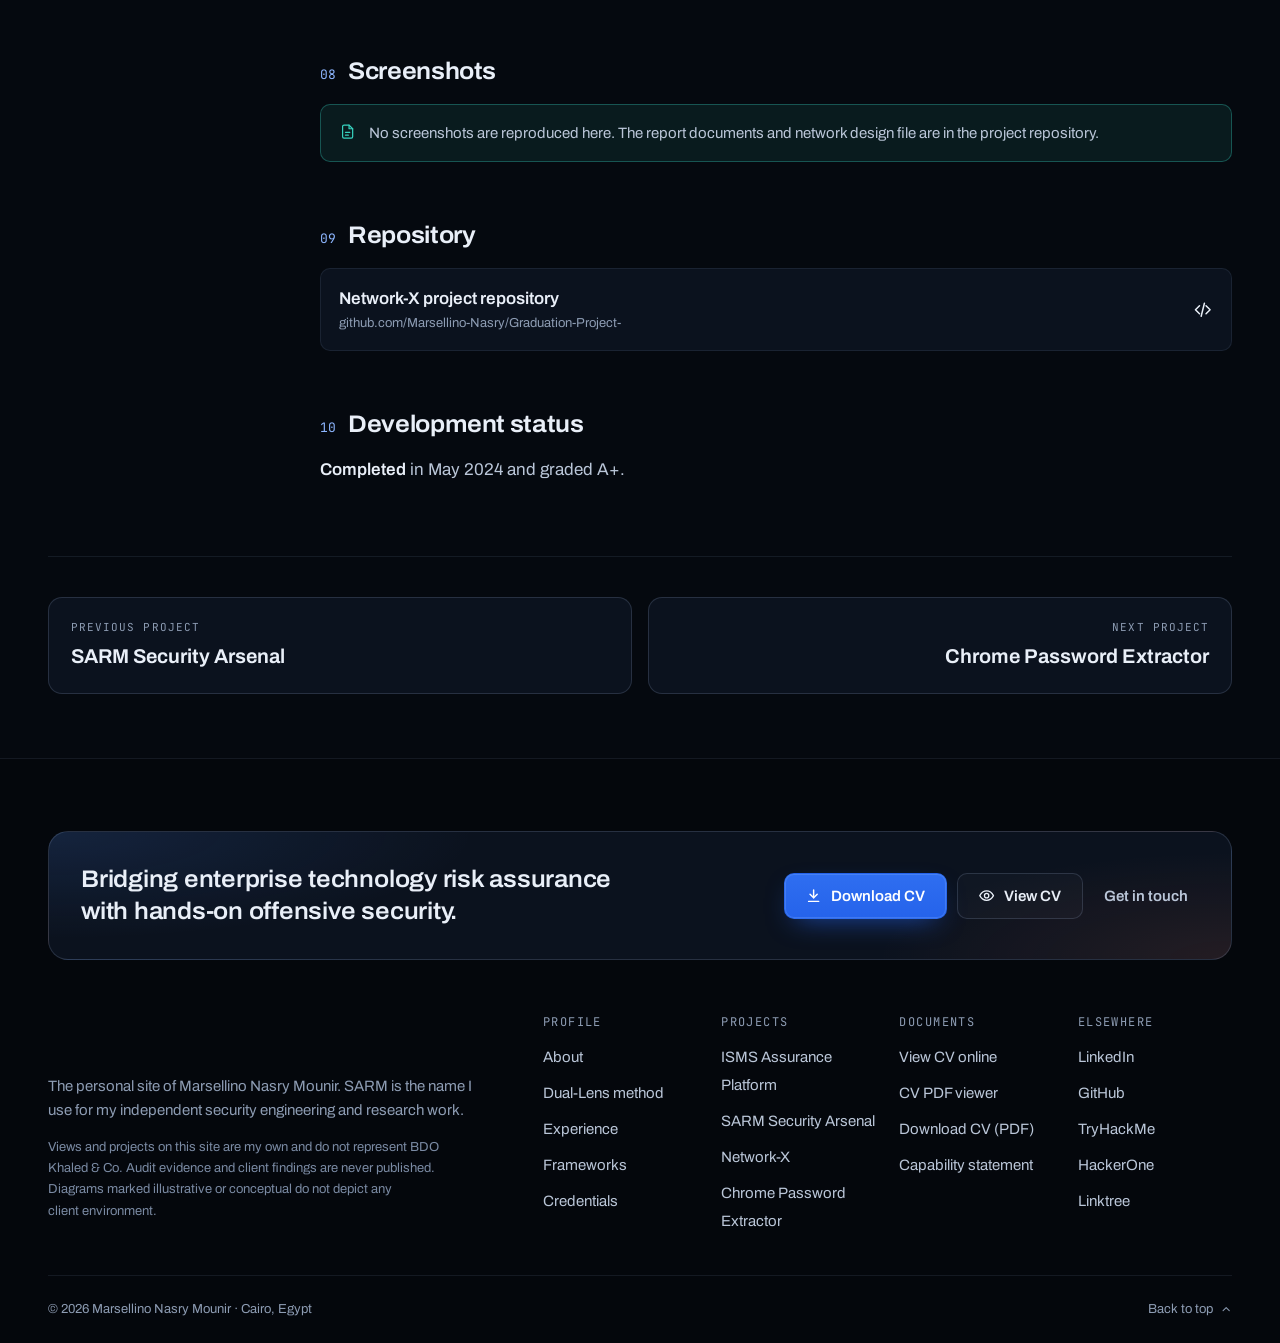
<file: projects/network-x.html>
<!DOCTYPE html>
<html lang="en-GB">
<head>
  <meta charset="utf-8">
  <meta name="viewport" content="width=device-width, initial-scale=1">
  <title>Network-X: authorised penetration test and network security assessment | Case study | Marsellino Nasry Mounir</title>
  <meta name="description" content="Case study: Network-X, an authorised penetration test of an academic network and website, from preparation and scanning to validation and CVSS-rated reporting, graded A+.">
  <meta name="robots" content="index, follow, max-image-preview:large">
  <link rel="canonical" href="https://marsellino-nasry.github.io/projects/network-x.html">
  <meta http-equiv="Content-Security-Policy" content="default-src 'self'; script-src 'self'; style-src 'self'; img-src 'self' data:; font-src 'self'; connect-src 'self' https://formspree.io; form-action https://formspree.io; manifest-src 'self'; base-uri 'self'; object-src 'none'; upgrade-insecure-requests">
  <meta name="referrer" content="strict-origin-when-cross-origin">
  <meta name="author" content="Marsellino Nasry Mounir">
  <meta name="theme-color" content="#05090F">
  <meta name="color-scheme" content="dark">
  <meta property="og:type" content="article">
  <meta property="og:site_name" content="Marsellino Nasry Mounir">
  <meta property="og:locale" content="en_GB">
  <meta property="og:url" content="https://marsellino-nasry.github.io/projects/network-x.html">
  <meta property="og:title" content="Network-X | Case study">
  <meta property="og:description" content="An authorised penetration test and network security assessment, from preparation to reporting.">
  <meta property="og:image" content="https://marsellino-nasry.github.io/assets/img/og-image.png">
  <meta property="og:image:width" content="1200">
  <meta property="og:image:height" content="630">
  <meta property="og:image:alt" content="Marsellino Nasry Mounir, Senior IT Auditor: bridging enterprise technology risk assurance with hands-on offensive security">
  <meta name="twitter:card" content="summary_large_image">
  <meta name="twitter:title" content="Network-X | Case study">
  <meta name="twitter:description" content="An authorised penetration test and network security assessment, from preparation to reporting.">
  <meta name="twitter:image" content="https://marsellino-nasry.github.io/assets/img/og-image.png">
  <meta name="twitter:image:alt" content="Marsellino Nasry Mounir, Senior IT Auditor">
  <link rel="icon" href="../assets/img/favicon.svg" type="image/svg+xml">
  <link rel="icon" href="../favicon.ico" sizes="any">
  <link rel="apple-touch-icon" href="../assets/img/apple-touch-icon.png">
  <link rel="manifest" href="../site.webmanifest">
  <link rel="preload" href="../assets/fonts/archivo-variable.woff2" as="font" type="font/woff2" crossorigin>
  <link rel="stylesheet" href="../assets/css/main.css?v=20261123">
  <script src="../assets/js/main.js?v=20261123" defer></script>
  <script type="application/ld+json">{"@context": "https://schema.org", "@type": "BreadcrumbList", "itemListElement": [{"@type": "ListItem", "position": 1, "name": "Home", "item": "https://marsellino-nasry.github.io/"}, {"@type": "ListItem", "position": 2, "name": "Projects", "item": "https://marsellino-nasry.github.io/#projects"}, {"@type": "ListItem", "position": 3, "name": "Network-X"}]}</script>
</head>
<body>
  <a class="skip-link" href="#main">Skip to content</a>
  <div class="progress" aria-hidden="true"><span></span></div>
  <header class="site-header" id="top">
    <div class="container site-header__inner">
      <a class="brand" href="../#home" aria-label="Marsellino Nasry Mounir, home">
        <img class="brand__mark" src="../assets/img/sarm-mark.svg" width="20" height="34" alt="">
        <span class="brand__text">
          <span class="brand__name">Marsellino Nasry</span>
          <span class="brand__role">Senior IT Auditor · Offensive Security</span>
        </span>
      </a>
      <nav class="site-nav" aria-label="Primary">
        <ul class="site-nav__list">
          <li><a href="../#about" data-nav="about">Profile</a></li><li><a href="../#method" data-nav="method">Method</a></li><li><a href="../#experience" data-nav="experience">Experience</a></li><li><a href="../#assurance" data-nav="assurance">Assurance</a></li><li><a href="../#offensive" data-nav="offensive">Offensive</a></li><li><a href="../#projects" data-nav="projects" aria-current="page">Projects</a></li><li><a href="../#credentials" data-nav="credentials">Credentials</a></li><li><a href="../#contact" data-nav="contact">Contact</a></li>
        </ul>
        <a class="btn btn--small btn--primary site-nav__cv" href="../cv.html"><svg class="icon" aria-hidden="true"><use href="../assets/img/icons.svg#i-file"/></svg>CV<span class="visually-hidden">: view or download</span></a>
        <button class="nav-toggle" type="button" aria-expanded="false" aria-controls="site-menu">
          <svg class="icon" aria-hidden="true"><use href="../assets/img/icons.svg#i-menu"/></svg>
          <span class="nav-toggle__label">Menu</span>
        </button>
      </nav>
    </div>
    <div class="menu" id="site-menu" hidden>
      <div class="container menu__inner">
        <p class="menu__title" id="menu-title">All sections</p>
        <ol class="menu__list" aria-labelledby="menu-title">
          <li><a href="../#home"><span class="menu__n">01</span>Home</a></li><li><a href="../#about"><span class="menu__n">02</span>Profile and positioning</a></li><li><a href="../#method"><span class="menu__n">03</span>The Dual-Lens method</a></li><li><a href="../#experience"><span class="menu__n">04</span>Career timeline</a></li><li><a href="../#assurance"><span class="menu__n">05</span>IT audit and technology risk</a></li><li><a href="../#offensive"><span class="menu__n">06</span>Offensive security</a></li><li><a href="../#environment"><span class="menu__n">07</span>Technology environment</a></li><li><a href="../#frameworks"><span class="menu__n">08</span>Framework ecosystem</a></li><li><a href="../#projects"><span class="menu__n">09</span>Projects and engineering</a></li><li><a href="../#arsenal"><span class="menu__n">10</span>Skills and technical arsenal</a></li><li><a href="../#credentials"><span class="menu__n">11</span>Certifications and education</a></li><li><a href="../#research"><span class="menu__n">12</span>Research and publications</a></li><li><a href="../#contact"><span class="menu__n">13</span>Contact</a></li>
        </ol>
        <div class="menu__docs">
          <a class="btn btn--primary" href="../assets/docs/Marsellino_Nasry_CV.pdf" download="Marsellino_Nasry_CV.pdf" type="application/pdf"><svg class="icon" aria-hidden="true"><use href="../assets/img/icons.svg#i-download"/></svg>Download CV (PDF)</a>
          <a class="btn btn--ghost" href="../cv.html"><svg class="icon" aria-hidden="true"><use href="../assets/img/icons.svg#i-eye"/></svg>View CV online</a>
          <a class="btn btn--ghost" href="../capability-statement.html">Capability statement</a>
        </div>
      </div>
    </div>
  </header>
  <main id="main">
<section class="page-hero" aria-labelledby="page-title">
      <div class="container">
        <div class="page-hero__grid">
          <div>
            <nav aria-label="Breadcrumb"><ol class="crumbs"><li><a href="../">Home</a></li><li><a href="../#projects">Projects</a></li><li aria-current="page">Network-X</li></ol></nav>
            <div class="page-hero__top"><span class="page-hero__cat">Authorised penetration test</span><span class="badge badge--done">Completed, grade A+</span><span class="page-hero__period">Oct 2023 to May 2024</span></div>
            <h1 class="page-title" id="page-title">Network-X</h1>
            <p class="page-summary">My graduation project: an authorised penetration test and network security assessment of the Modern Academy's network infrastructure and website, ending in a findings and remediation report and a redesigned, more defensible network.</p>
            <div class="page-actions">
              <a class="btn btn--primary" href="#methodology"><svg class="icon" aria-hidden="true"><use href="../assets/img/icons.svg#i-flow"/></svg>See the methodology</a>
              <a class="btn btn--ghost" href="https://github.com/Marsellino-Nasry/Graduation-Project-" target="_blank" rel="noopener noreferrer"><svg class="icon" aria-hidden="true"><use href="../assets/img/icons.svg#i-code"/></svg>Project repository<span class="visually-hidden"> (opens in a new tab)</span></a>
            </div>
          </div>
          <figure class="page-hero__cover panel panel--console">
<svg class="cover" viewBox="0 0 600 340" role="img" aria-label="Stylised network topology under assessment, with the six-step methodology from preparation to reporting" focusable="false">
<rect class="cv-bg" width="600" height="340"/>
<g class="cv-radar"><circle cx="118" cy="128" r="34"/><circle cx="118" cy="128" r="62"/><circle cx="118" cy="128" r="90"/><path d="M118 128 L196 84"/></g>
<g class="cv-edges"><path d="M152 128 H246"/><path d="M300 128 H360"/><path d="M386 110 L446 66"/><path d="M386 128 H446"/><path d="M386 146 L446 190"/><path d="M300 146 L300 206"/><path d="M60 292 H540"/></g>
<g class="cv-edges cv-edges--flow"><path d="M152 128 H246"/></g>
<g class="cv-dev"><rect x="246" y="106" width="54" height="44" rx="8"/><text x="273" y="133" text-anchor="middle">FW</text></g>
<g class="cv-dev"><rect x="360" y="110" width="26" height="36" rx="5"/></g>
<g class="cv-host"><rect x="446" y="52" width="104" height="30" rx="6"/><text x="460" y="72">Web server</text></g>
<g class="cv-host cv-host--hit"><rect x="446" y="113" width="104" height="30" rx="6"/><text x="460" y="133">Lab hosts</text></g>
<g class="cv-host"><rect x="446" y="175" width="104" height="30" rx="6"/><text x="460" y="195">Admin VLAN</text></g>
<g class="cv-host"><rect x="262" y="206" width="76" height="30" rx="6"/><text x="276" y="226">Wi-Fi</text></g>
<g class="cv-badge"><rect x="70" y="22" width="96" height="24" rx="12"/><text x="118" y="38" text-anchor="middle">CVSS rated</text></g>
<g class="cv-step"><circle cx="60" cy="292" r="7"/><text x="60" y="318" text-anchor="middle">Prepare</text></g><g class="cv-step"><circle cx="156" cy="292" r="7"/><text x="156" y="318" text-anchor="middle">Scan</text></g><g class="cv-step"><circle cx="252" cy="292" r="7"/><text x="252" y="318" text-anchor="middle">Enumerate</text></g><g class="cv-step"><circle cx="348" cy="292" r="7"/><text x="348" y="318" text-anchor="middle">Assess</text></g><g class="cv-step"><circle cx="444" cy="292" r="7"/><text x="444" y="318" text-anchor="middle">Validate</text></g><g class="cv-step cv-step--last"><circle cx="540" cy="292" r="7"/><text x="540" y="318" text-anchor="middle">Report</text></g>
</svg>
            <figcaption>Stylised illustration of the assessment, not the academy's real topology.</figcaption>
          </figure>
        </div>
        <dl class="facts">
          <div><dt>Context</dt><dd>B.Sc. Computer Science graduation project</dd></div>
          <div><dt>Period</dt><dd>Oct 2023 to May 2024</dd></div>
          <div><dt>Tools</dt><dd>Nmap, Nessus, OpenVAS, Metasploit</dd></div>
          <div><dt>Rating method</dt><dd>CVSS</dd></div>
          <div><dt>Result</dt><dd>Grade A+</dd></div>
        </dl>
      </div>
    </section>

    <div class="container case">
      <nav class="toc" aria-label="On this page">
        <p>On this page</p>
        <ol>
          <li><a href="#overview">Overview</a></li>
          <li><a href="#problem">Problem</a></li>
          <li><a href="#methodology">Methodology</a></li>
          <li><a href="#stack">Technical stack</a></li>
          <li><a href="#features">Deliverables</a></li>
          <li><a href="#implementation">Implementation</a></li>
          <li><a href="#security">Security</a></li>
          <li><a href="#screenshots">Screenshots</a></li>
          <li><a href="#links">Repository</a></li>
          <li><a href="#status">Status</a></li>
        </ol>
      </nav>

      <div class="case__body">
        <section class="case__section" id="overview" aria-labelledby="h-overview">
          <h2 id="h-overview"><span class="case__n">01</span>Overview</h2>
          <div class="prose">
            <p>Network-X applied a full penetration-testing methodology to a real environment: the academy's network and public website. The work covered network administration and security, including Layer 2 attacks, and finished with a proposed network redesign that adds security operations capabilities.</p>
          </div>
        </section>

        <section class="case__section" id="problem" aria-labelledby="h-problem">
          <h2 id="h-problem"><span class="case__n">02</span>Problem and objectives</h2>
          <div class="feature-grid">
            <div class="feature feature--orange">
              <p class="feature__k">Problem</p>
              <p>Academic networks are open by design, used by many people and rarely tested the way an attacker would approach them. The academy needed an evidence-based view of where its network and website were vulnerable, and a practical plan to fix them.</p>
            </div>
            <div class="feature feature--teal">
              <p class="feature__k">Objectives</p>
              <ul class="ticks ticks--tight ticks--teal">
                <li>Assess the network infrastructure for exploitable weaknesses.</li>
                <li>Evaluate the website's security posture.</li>
                <li>Rate every finding consistently and recommend remediation.</li>
                <li>Propose a redesigned network that is easier to defend and monitor.</li>
              </ul>
            </div>
          </div>
        </section>

        <section class="case__section" id="methodology" aria-labelledby="h-methodology">
          <h2 id="h-methodology"><span class="case__n">03</span>Methodology</h2>
          <p class="case__lede">Six phases, from passive preparation to an assurance-style report. Each phase fed the next.</p>
          <div class="panel panel--console diagram">
            <div class="diagram__body">
              <ol class="flow">
                <li class="flow__step"><svg class="icon" aria-hidden="true"><use href="../assets/img/icons.svg#i-radar"/></svg><span class="flow__n">Phase</span><h3>Preparation</h3><p>Scope and authorisation, passive reconnaissance, WHOIS and DNS enumeration.</p></li>
                <li class="flow__step"><svg class="icon" aria-hidden="true"><use href="../assets/img/icons.svg#i-network"/></svg><span class="flow__n">Phase</span><h3>Scanning</h3><p>Network discovery and web application scanning.</p><ul class="flow__tools"><li>Nmap</li></ul></li>
                <li class="flow__step"><svg class="icon" aria-hidden="true"><use href="../assets/img/icons.svg#i-list"/></svg><span class="flow__n">Phase</span><h3>Enumeration</h3><p>Service and directory enumeration on discovered hosts.</p></li>
                <li class="flow__step"><svg class="icon" aria-hidden="true"><use href="../assets/img/icons.svg#i-search"/></svg><span class="flow__n">Phase</span><h3>Vulnerability assessment</h3><p>Automated and manual checks for outdated software, misconfiguration and weak permissions.</p><ul class="flow__tools"><li>Nessus</li><li>OpenVAS</li></ul></li>
                <li class="flow__step flow__step--orange"><svg class="icon" aria-hidden="true"><use href="../assets/img/icons.svg#i-crosshair"/></svg><span class="flow__n">Phase</span><h3>Validation</h3><p>Controlled, simulated exploitation and post-exploitation to confirm severity and impact.</p><ul class="flow__tools"><li>Metasploit</li></ul></li>
                <li class="flow__step flow__step--teal"><svg class="icon" aria-hidden="true"><use href="../assets/img/icons.svg#i-file"/></svg><span class="flow__n">Phase</span><h3>Reporting</h3><p>Findings rated with CVSS, remediation steps and a redesigned network.</p><ul class="flow__tools"><li>CVSS</li><li>Packet Tracer</li></ul></li>
              </ol>
            </div>
          </div>
        </section>

        <section class="case__section" id="stack" aria-labelledby="h-stack">
          <h2 id="h-stack"><span class="case__n">04</span>Technical stack</h2>
          <div class="stack">
            <div class="stack__layer"><h3>Discovery</h3><ul class="tags"><li>Nmap</li></ul></div>
            <div class="stack__layer"><h3>Vulnerability scanning</h3><ul class="tags"><li>Nessus</li><li>OpenVAS</li></ul></div>
            <div class="stack__layer"><h3>Validation</h3><ul class="tags"><li>Metasploit</li><li>Web application testing</li></ul></div>
            <div class="stack__layer"><h3>Design</h3><ul class="tags"><li>Cisco Packet Tracer</li></ul></div>
            <div class="stack__layer"><h3>Rating</h3><ul class="tags"><li>CVSS</li></ul></div>
          </div>
        </section>

        <section class="case__section" id="features" aria-labelledby="h-features">
          <h2 id="h-features"><span class="case__n">05</span>Deliverables</h2>
          <div class="feature-grid">
            <div class="feature"><h3>Penetration test report</h3><p>Findings, business impact and recommendations, rated with CVSS.</p></div>
            <div class="feature"><h3>Network infrastructure analysis</h3><p>Assessment of the network setup, including Layer 2 weaknesses.</p></div>
            <div class="feature"><h3>Website security evaluation</h3><p>Vulnerability assessment of the academy's public website.</p></div>
            <div class="feature"><h3>Network redesign</h3><p>A Packet Tracer design proposing segmentation and security operations technologies.</p></div>
          </div>
        </section>

        <section class="case__section" id="implementation" aria-labelledby="h-implementation">
          <h2 id="h-implementation"><span class="case__n">06</span>Implementation</h2>
          <div class="prose">
            <p>The test followed the phases above from passive reconnaissance to reporting. Automated scanning found candidate issues; manual verification and controlled exploitation confirmed which ones were real and how severe they were. The redesign then addressed the root causes the findings pointed to, rather than each issue in isolation.</p>
            <p>This was the project where the two halves of my work first met: an offensive engagement that ended in an assurance-style report.</p>
          </div>
        </section>

        <section class="case__section" id="security" aria-labelledby="h-security">
          <h2 id="h-security"><span class="case__n">07</span>Security considerations</h2>
          <div class="feature-grid feature-grid--3">
            <div class="feature"><h3>Authorised scope</h3><p>The test was an approved academic project on the academy's own environment.</p></div>
            <div class="feature"><h3>Controlled exploitation</h3><p>Attacks were simulated to confirm impact without disrupting the network.</p></div>
            <div class="feature"><h3>Responsible reporting</h3><p>Findings went to the academy with remediation guidance.</p></div>
          </div>
        </section>

        <section class="case__section" id="screenshots" aria-labelledby="h-screenshots">
          <h2 id="h-screenshots"><span class="case__n">08</span>Screenshots</h2>
          <p class="callout callout--teal"><svg class="icon" aria-hidden="true"><use href="../assets/img/icons.svg#i-file"/></svg><span>No screenshots are reproduced here. The report documents and network design file are in the project repository.</span></p>
        </section>

        <section class="case__section" id="links" aria-labelledby="h-links">
          <h2 id="h-links"><span class="case__n">09</span>Repository</h2>
          <div class="links-list">
            <a href="https://github.com/Marsellino-Nasry/Graduation-Project-" target="_blank" rel="noopener noreferrer"><span><b>Network-X project repository</b><span>github.com/Marsellino-Nasry/Graduation-Project-</span></span><svg class="icon" aria-hidden="true"><use href="../assets/img/icons.svg#i-code"/></svg><span class="visually-hidden"> (opens in a new tab)</span></a>
          </div>
        </section>

        <section class="case__section" id="status" aria-labelledby="h-status">
          <h2 id="h-status"><span class="case__n">10</span>Development status</h2>
          <div class="prose"><p><strong>Completed</strong> in May 2024 and graded A+.</p></div>
        </section>
      </div>
    </div>

    <div class="container">
      <nav class="pager" aria-label="More projects">
        <a href="sarm-security-arsenal.html"><span>Previous project</span><b>SARM Security Arsenal</b></a>
        <a href="chrome-password-extractor.html"><span>Next project</span><b>Chrome Password Extractor</b></a>
      </nav>
    </div>
  </main>
  <footer class="site-footer">
    <div class="container">
      <div class="site-footer__cta">
        <p class="site-footer__line">Bridging enterprise technology risk assurance with hands-on offensive security.</p>
        <div class="site-footer__actions">
          <a class="btn btn--primary" href="../assets/docs/Marsellino_Nasry_CV.pdf" download="Marsellino_Nasry_CV.pdf" type="application/pdf"><svg class="icon" aria-hidden="true"><use href="../assets/img/icons.svg#i-download"/></svg>Download CV<span class="visually-hidden"> (PDF)</span></a>
          <a class="btn btn--ghost" href="../cv.html"><svg class="icon" aria-hidden="true"><use href="../assets/img/icons.svg#i-eye"/></svg>View CV</a>
          <a class="btn btn--quiet" href="../#contact">Get in touch</a>
        </div>
      </div>
      <div class="site-footer__grid">
        <div class="site-footer__brand">
          <img src="../assets/img/sarm-logo.svg" width="176" height="49" alt="SARM Security" loading="lazy" decoding="async">
          <p>The personal site of Marsellino Nasry Mounir. SARM is the name I use for my independent security engineering and research work.</p>
          <p class="site-footer__disclaimer">Views and projects on this site are my own and do not represent BDO Khaled &amp; Co. Audit evidence and client findings are never published. Diagrams marked illustrative or conceptual do not depict any client environment.</p>
        </div>
        <nav class="site-footer__nav" aria-label="Footer">
          <div>
            <h2 class="site-footer__h">Profile</h2>
            <ul>
              <li><a href="../#about">About</a></li>
              <li><a href="../#method">Dual-Lens method</a></li>
              <li><a href="../#experience">Experience</a></li>
              <li><a href="../#frameworks">Frameworks</a></li>
              <li><a href="../#credentials">Credentials</a></li>
            </ul>
          </div>
          <div>
            <h2 class="site-footer__h">Projects</h2>
            <ul>
              <li><a href="../projects/isms-assurance-platform.html">ISMS Assurance Platform</a></li>
              <li><a href="../projects/sarm-security-arsenal.html">SARM Security Arsenal</a></li>
              <li><a href="../projects/network-x.html">Network-X</a></li>
              <li><a href="../projects/chrome-password-extractor.html">Chrome Password Extractor</a></li>
            </ul>
          </div>
          <div>
            <h2 class="site-footer__h">Documents</h2>
            <ul>
              <li><a href="../cv.html">View CV online</a></li>
              <li><a href="../cv.html#cv-pdf">CV PDF viewer</a></li>
              <li><a href="../assets/docs/Marsellino_Nasry_CV.pdf" download="Marsellino_Nasry_CV.pdf" type="application/pdf">Download CV (PDF)</a></li>
              <li><a href="../capability-statement.html">Capability statement</a></li>
            </ul>
          </div>
          <div>
            <h2 class="site-footer__h">Elsewhere</h2>
            <ul>
              <li><a href="https://www.linkedin.com/in/marsellino-nasry/" rel="noopener noreferrer" target="_blank">LinkedIn<span class="visually-hidden"> (opens in a new tab)</span></a></li>
              <li><a href="https://github.com/Marsellino-Nasry" rel="noopener noreferrer" target="_blank">GitHub<span class="visually-hidden"> (opens in a new tab)</span></a></li>
              <li><a href="https://tryhackme.com/p/Marsellino" rel="noopener noreferrer" target="_blank">TryHackMe<span class="visually-hidden"> (opens in a new tab)</span></a></li>
              <li><a href="https://hackerone.com/marsellino1" rel="noopener noreferrer" target="_blank">HackerOne<span class="visually-hidden"> (opens in a new tab)</span></a></li>
              <li><a href="https://linktr.ee/Marsellino.Nasry" rel="noopener noreferrer" target="_blank">Linktree<span class="visually-hidden"> (opens in a new tab)</span></a></li>
            </ul>
          </div>
        </nav>
      </div>
      <div class="site-footer__base">
        <p>&copy; <span data-year>2026</span> Marsellino Nasry Mounir · Cairo, Egypt</p>
        <a href="#top" class="site-footer__top">Back to top <svg class="icon icon--sm" aria-hidden="true"><use href="../assets/img/icons.svg#i-up"/></svg></a>
      </div>
    </div>
    <a class="to-top" href="#top" aria-label="Back to top"><svg class="icon" aria-hidden="true"><use href="../assets/img/icons.svg#i-up"/></svg></a>
  </footer>
</body>
</html>
</file>
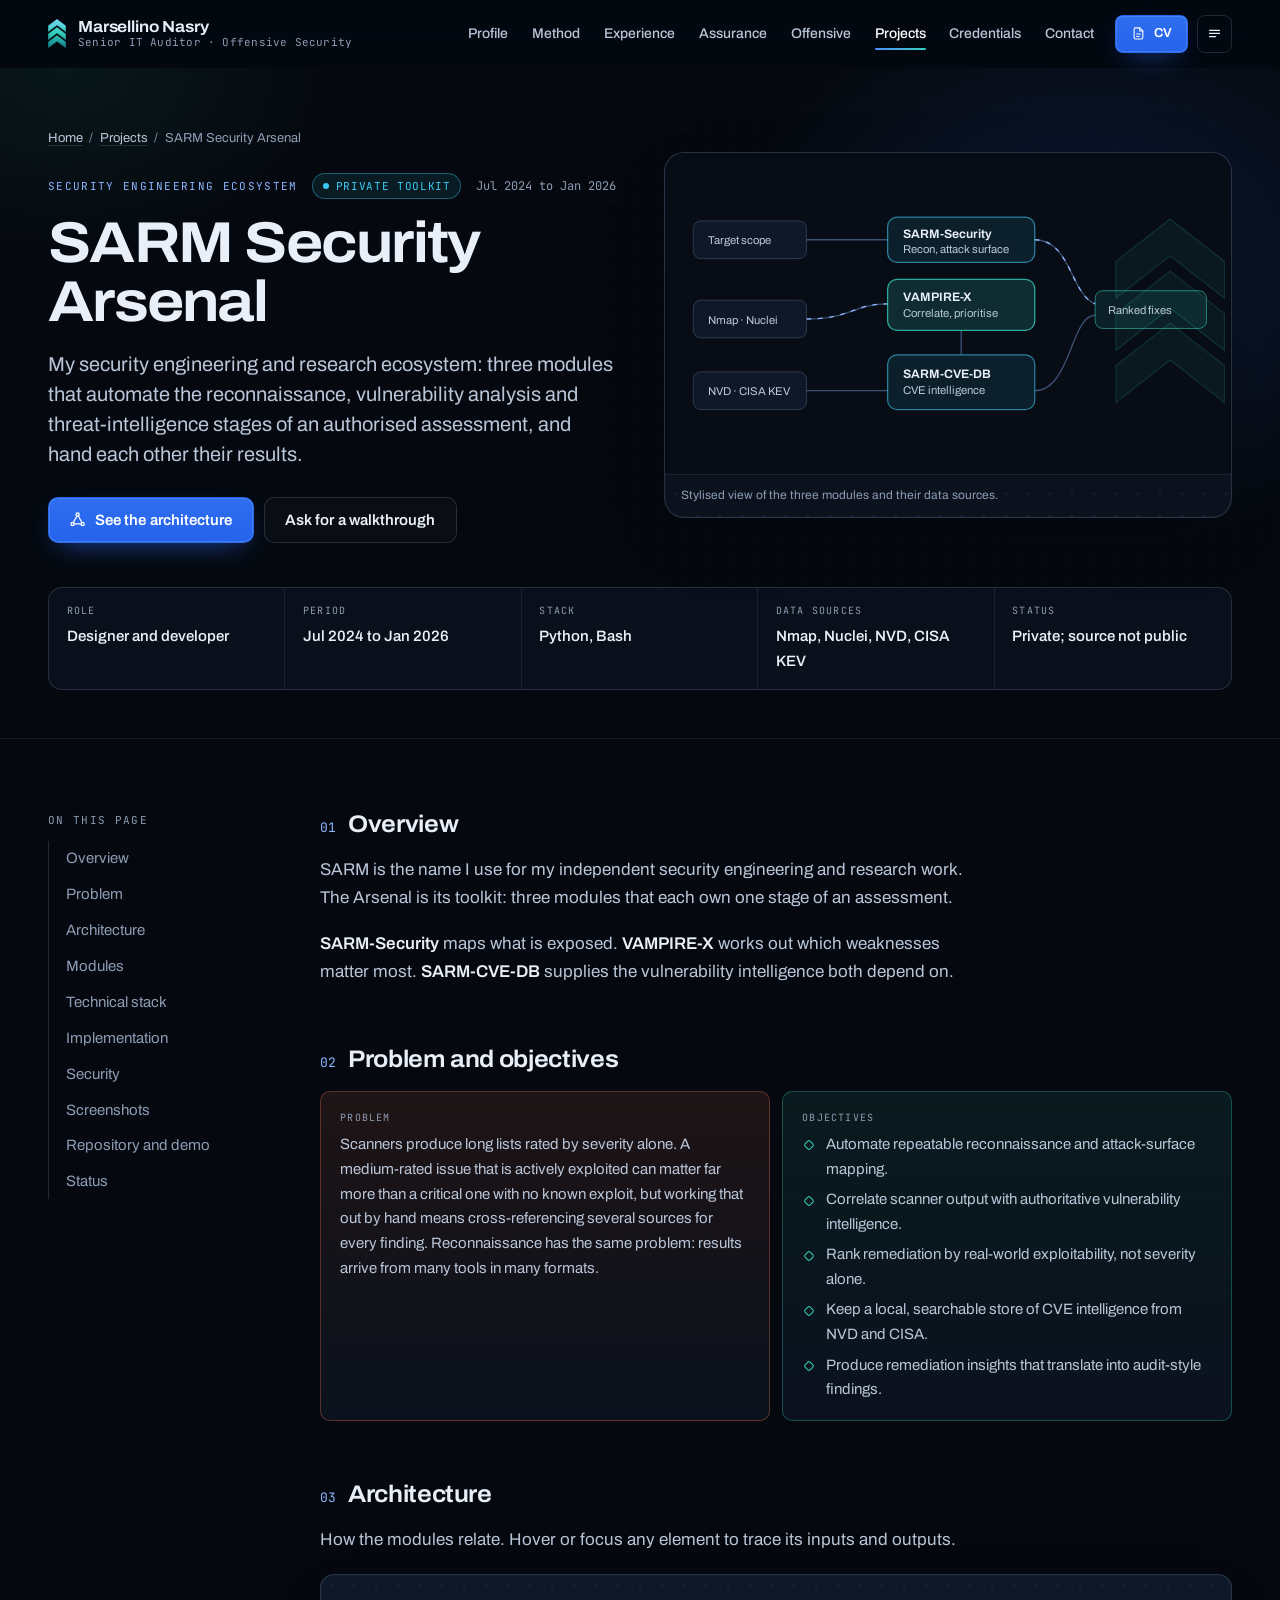
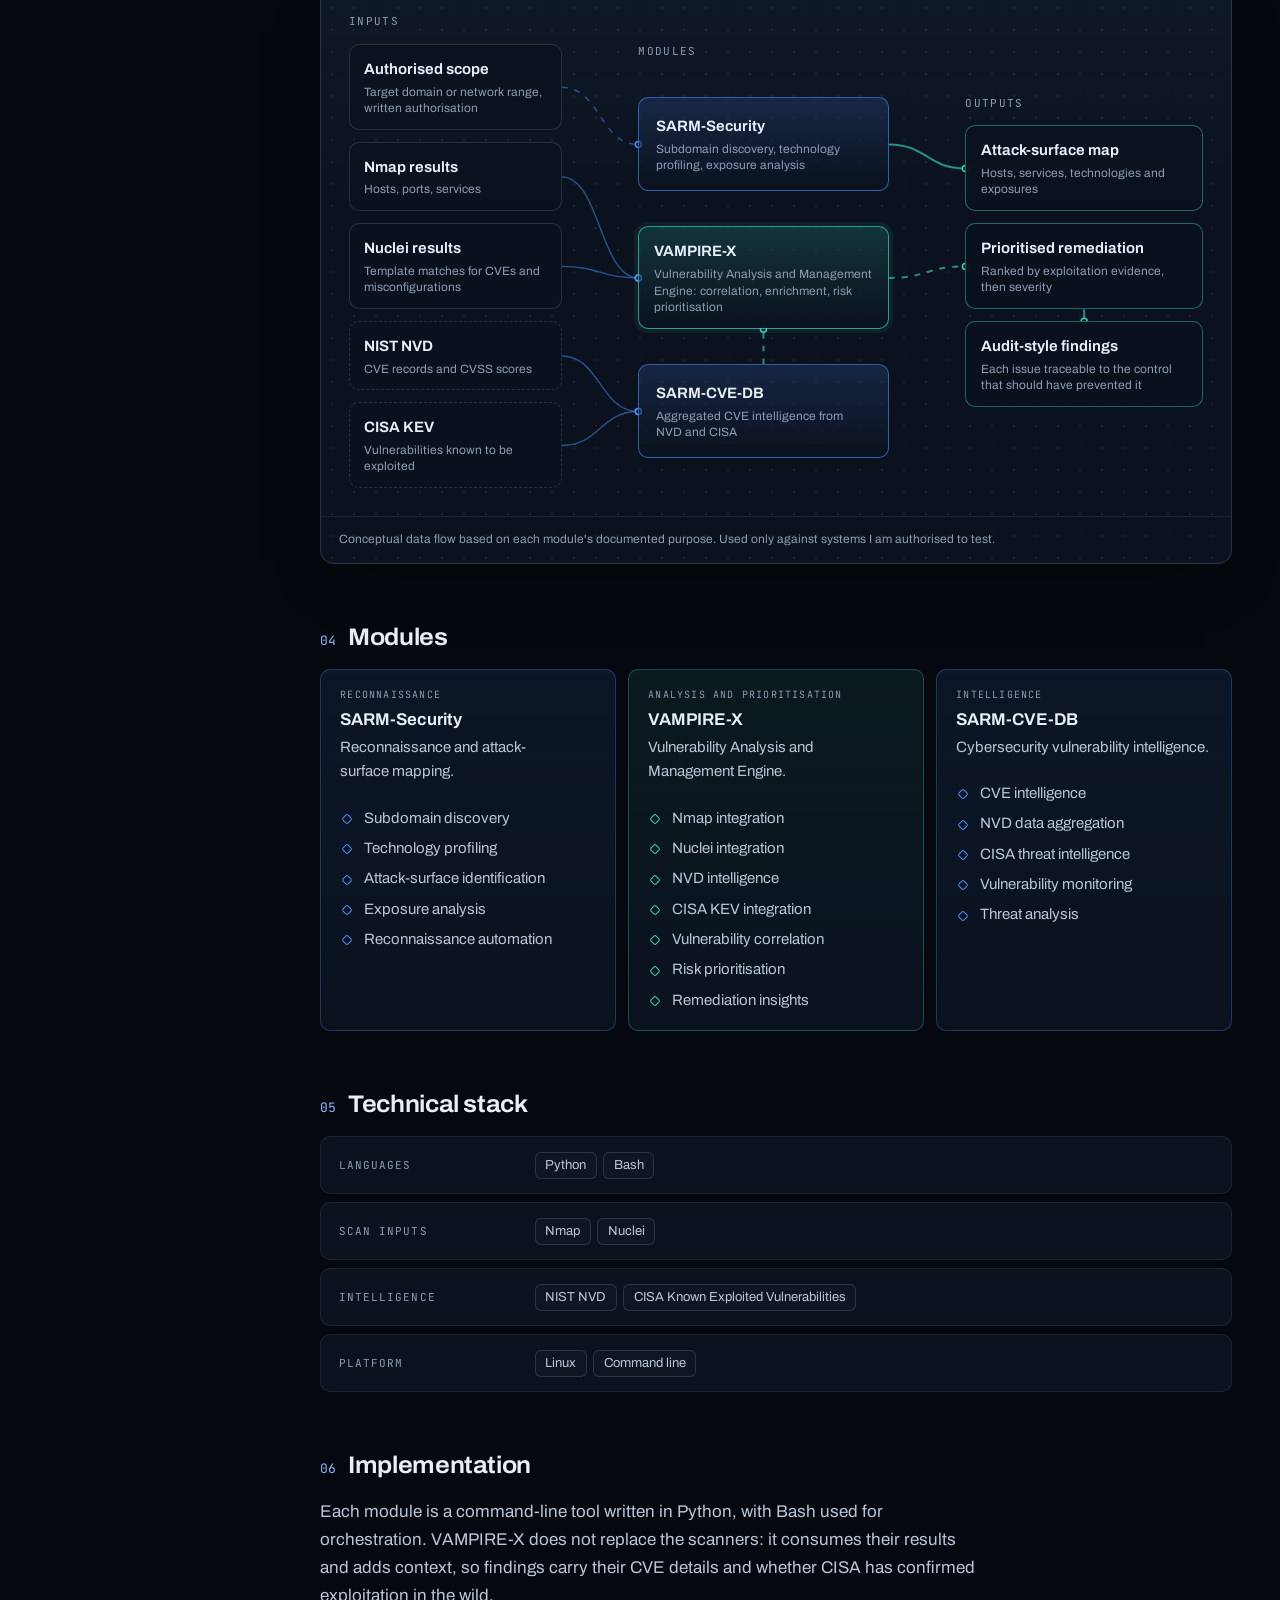
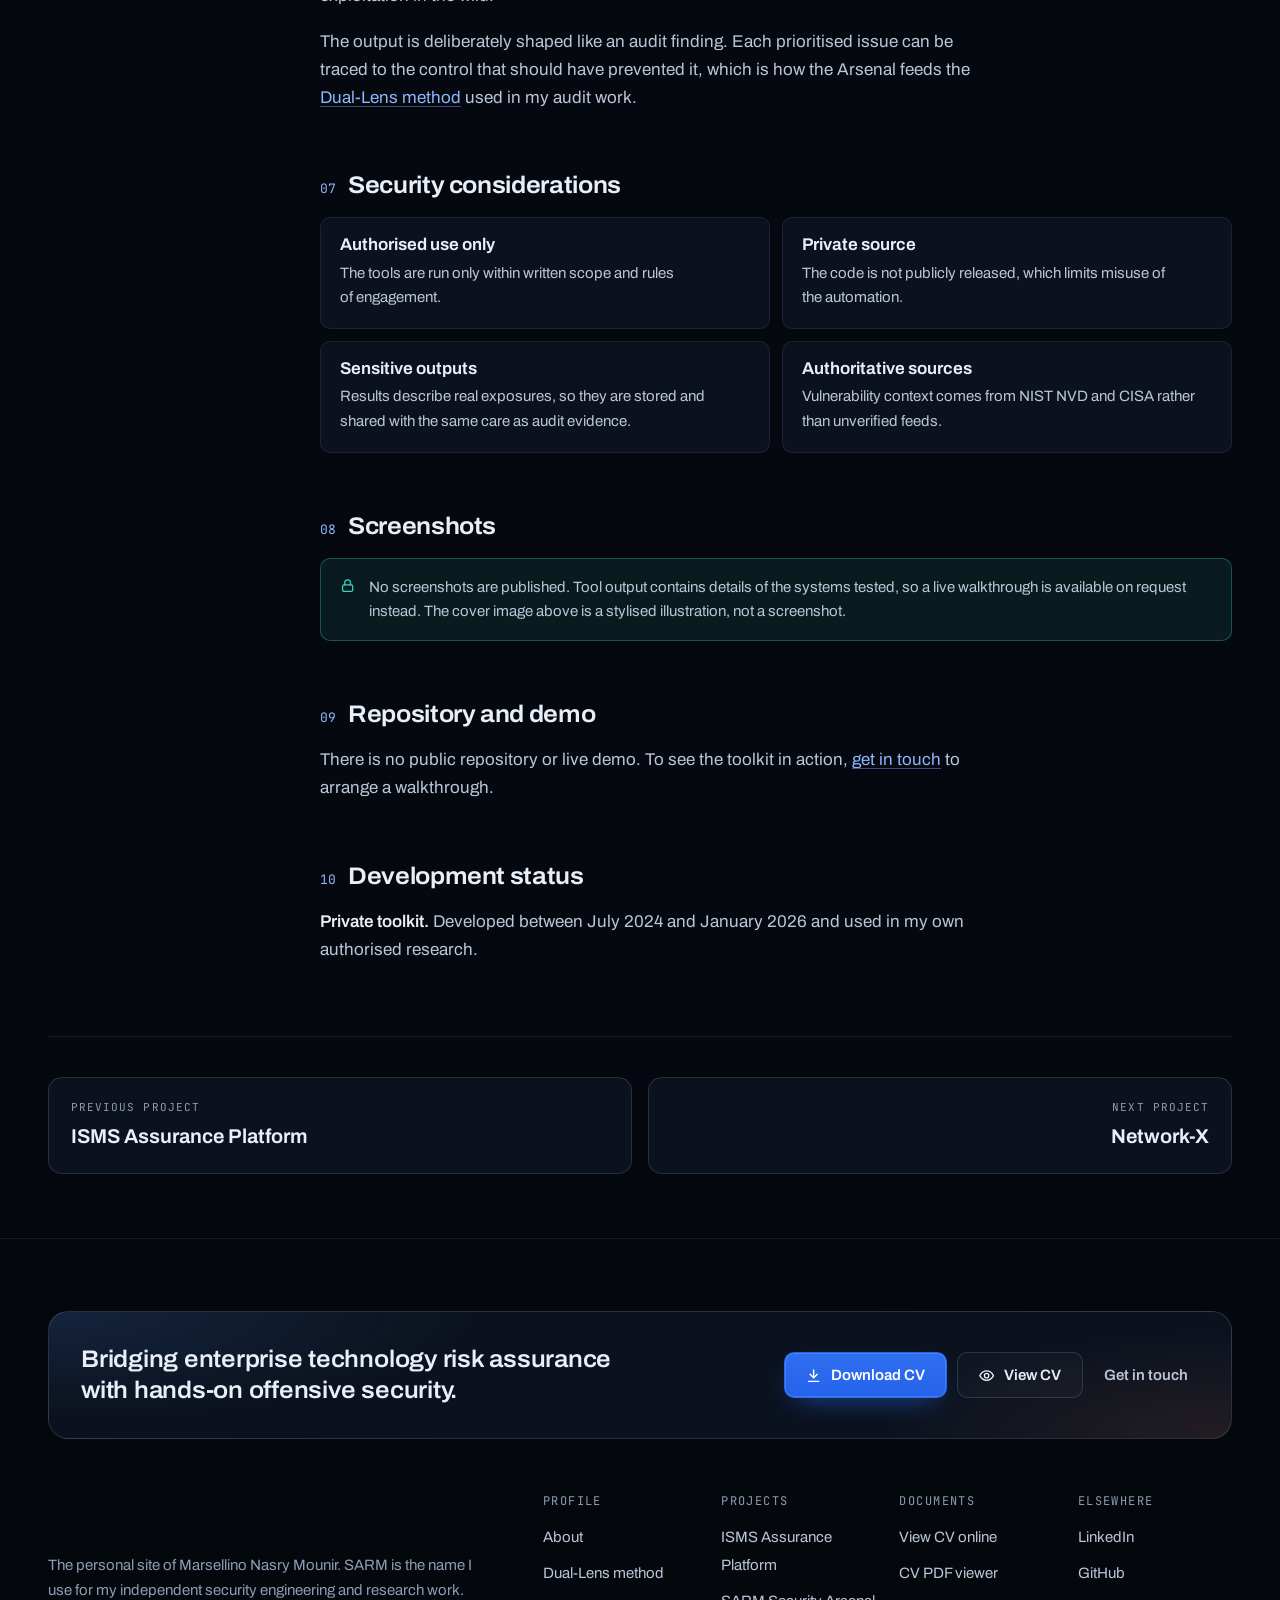
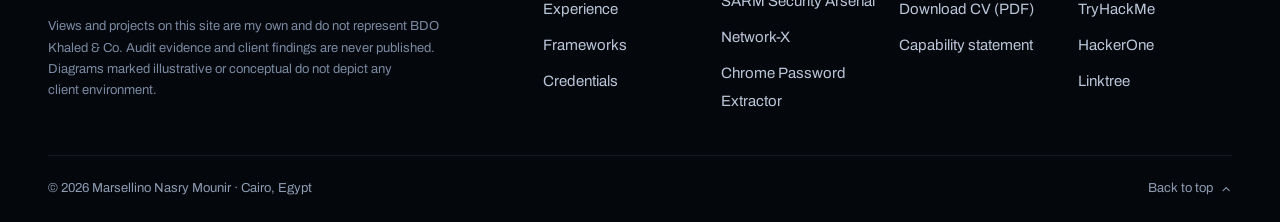
<file: projects/sarm-security-arsenal.html>
<!DOCTYPE html>
<html lang="en-GB">
<head>
  <meta charset="utf-8">
  <meta name="viewport" content="width=device-width, initial-scale=1">
  <title>SARM Security Arsenal: VAMPIRE-X, SARM-Security, SARM-CVE-DB | Case study | Marsellino Nasry Mounir</title>
  <meta name="description" content="Case study: SARM Security Arsenal, a private Python and Bash security engineering ecosystem for reconnaissance, vulnerability correlation with NVD and CISA KEV, and CVE intelligence.">
  <meta name="robots" content="index, follow, max-image-preview:large">
  <link rel="canonical" href="https://marsellino-nasry.github.io/projects/sarm-security-arsenal.html">
  <meta http-equiv="Content-Security-Policy" content="default-src 'self'; script-src 'self'; style-src 'self'; img-src 'self' data:; font-src 'self'; connect-src 'self' https://formspree.io; form-action https://formspree.io; manifest-src 'self'; base-uri 'self'; object-src 'none'; upgrade-insecure-requests">
  <meta name="referrer" content="strict-origin-when-cross-origin">
  <meta name="author" content="Marsellino Nasry Mounir">
  <meta name="theme-color" content="#05090F">
  <meta name="color-scheme" content="dark">
  <meta property="og:type" content="article">
  <meta property="og:site_name" content="Marsellino Nasry Mounir">
  <meta property="og:locale" content="en_GB">
  <meta property="og:url" content="https://marsellino-nasry.github.io/projects/sarm-security-arsenal.html">
  <meta property="og:title" content="SARM Security Arsenal | Case study">
  <meta property="og:description" content="A security engineering ecosystem of three modules: VAMPIRE-X, SARM-Security and SARM-CVE-DB.">
  <meta property="og:image" content="https://marsellino-nasry.github.io/assets/img/og-image.png">
  <meta property="og:image:width" content="1200">
  <meta property="og:image:height" content="630">
  <meta property="og:image:alt" content="Marsellino Nasry Mounir, Senior IT Auditor: bridging enterprise technology risk assurance with hands-on offensive security">
  <meta name="twitter:card" content="summary_large_image">
  <meta name="twitter:title" content="SARM Security Arsenal | Case study">
  <meta name="twitter:description" content="A security engineering ecosystem of three modules: VAMPIRE-X, SARM-Security and SARM-CVE-DB.">
  <meta name="twitter:image" content="https://marsellino-nasry.github.io/assets/img/og-image.png">
  <meta name="twitter:image:alt" content="Marsellino Nasry Mounir, Senior IT Auditor">
  <link rel="icon" href="../assets/img/favicon.svg" type="image/svg+xml">
  <link rel="icon" href="../favicon.ico" sizes="any">
  <link rel="apple-touch-icon" href="../assets/img/apple-touch-icon.png">
  <link rel="manifest" href="../site.webmanifest">
  <link rel="preload" href="../assets/fonts/archivo-variable.woff2" as="font" type="font/woff2" crossorigin>
  <link rel="stylesheet" href="../assets/css/main.css?v=20261123">
  <script src="../assets/js/main.js?v=20261123" defer></script>
  <script type="application/ld+json">{"@context": "https://schema.org", "@type": "BreadcrumbList", "itemListElement": [{"@type": "ListItem", "position": 1, "name": "Home", "item": "https://marsellino-nasry.github.io/"}, {"@type": "ListItem", "position": 2, "name": "Projects", "item": "https://marsellino-nasry.github.io/#projects"}, {"@type": "ListItem", "position": 3, "name": "SARM Security Arsenal"}]}</script>
  <script type="application/ld+json">{"@context": "https://schema.org", "@type": "SoftwareSourceCode", "name": "SARM Security Arsenal", "author": {"@id": "https://marsellino-nasry.github.io/#person"}, "programmingLanguage": ["Python", "Bash"], "description": "Private security engineering toolkit for reconnaissance, vulnerability correlation and CVE intelligence."}</script>
</head>
<body>
  <a class="skip-link" href="#main">Skip to content</a>
  <div class="progress" aria-hidden="true"><span></span></div>
  <header class="site-header" id="top">
    <div class="container site-header__inner">
      <a class="brand" href="../#home" aria-label="Marsellino Nasry Mounir, home">
        <img class="brand__mark" src="../assets/img/sarm-mark.svg" width="20" height="34" alt="">
        <span class="brand__text">
          <span class="brand__name">Marsellino Nasry</span>
          <span class="brand__role">Senior IT Auditor · Offensive Security</span>
        </span>
      </a>
      <nav class="site-nav" aria-label="Primary">
        <ul class="site-nav__list">
          <li><a href="../#about" data-nav="about">Profile</a></li><li><a href="../#method" data-nav="method">Method</a></li><li><a href="../#experience" data-nav="experience">Experience</a></li><li><a href="../#assurance" data-nav="assurance">Assurance</a></li><li><a href="../#offensive" data-nav="offensive">Offensive</a></li><li><a href="../#projects" data-nav="projects" aria-current="page">Projects</a></li><li><a href="../#credentials" data-nav="credentials">Credentials</a></li><li><a href="../#contact" data-nav="contact">Contact</a></li>
        </ul>
        <a class="btn btn--small btn--primary site-nav__cv" href="../cv.html"><svg class="icon" aria-hidden="true"><use href="../assets/img/icons.svg#i-file"/></svg>CV<span class="visually-hidden">: view or download</span></a>
        <button class="nav-toggle" type="button" aria-expanded="false" aria-controls="site-menu">
          <svg class="icon" aria-hidden="true"><use href="../assets/img/icons.svg#i-menu"/></svg>
          <span class="nav-toggle__label">Menu</span>
        </button>
      </nav>
    </div>
    <div class="menu" id="site-menu" hidden>
      <div class="container menu__inner">
        <p class="menu__title" id="menu-title">All sections</p>
        <ol class="menu__list" aria-labelledby="menu-title">
          <li><a href="../#home"><span class="menu__n">01</span>Home</a></li><li><a href="../#about"><span class="menu__n">02</span>Profile and positioning</a></li><li><a href="../#method"><span class="menu__n">03</span>The Dual-Lens method</a></li><li><a href="../#experience"><span class="menu__n">04</span>Career timeline</a></li><li><a href="../#assurance"><span class="menu__n">05</span>IT audit and technology risk</a></li><li><a href="../#offensive"><span class="menu__n">06</span>Offensive security</a></li><li><a href="../#environment"><span class="menu__n">07</span>Technology environment</a></li><li><a href="../#frameworks"><span class="menu__n">08</span>Framework ecosystem</a></li><li><a href="../#projects"><span class="menu__n">09</span>Projects and engineering</a></li><li><a href="../#arsenal"><span class="menu__n">10</span>Skills and technical arsenal</a></li><li><a href="../#credentials"><span class="menu__n">11</span>Certifications and education</a></li><li><a href="../#research"><span class="menu__n">12</span>Research and publications</a></li><li><a href="../#contact"><span class="menu__n">13</span>Contact</a></li>
        </ol>
        <div class="menu__docs">
          <a class="btn btn--primary" href="../assets/docs/Marsellino_Nasry_CV.pdf" download="Marsellino_Nasry_CV.pdf" type="application/pdf"><svg class="icon" aria-hidden="true"><use href="../assets/img/icons.svg#i-download"/></svg>Download CV (PDF)</a>
          <a class="btn btn--ghost" href="../cv.html"><svg class="icon" aria-hidden="true"><use href="../assets/img/icons.svg#i-eye"/></svg>View CV online</a>
          <a class="btn btn--ghost" href="../capability-statement.html">Capability statement</a>
        </div>
      </div>
    </div>
  </header>
  <main id="main">
<section class="page-hero" aria-labelledby="page-title">
      <div class="container">
        <div class="page-hero__grid">
          <div>
            <nav aria-label="Breadcrumb"><ol class="crumbs"><li><a href="../">Home</a></li><li><a href="../#projects">Projects</a></li><li aria-current="page">SARM Security Arsenal</li></ol></nav>
            <div class="page-hero__top"><span class="page-hero__cat">Security engineering ecosystem</span><span class="badge badge--private">Private toolkit</span><span class="page-hero__period">Jul 2024 to Jan 2026</span></div>
            <h1 class="page-title" id="page-title">SARM Security Arsenal</h1>
            <p class="page-summary">My security engineering and research ecosystem: three modules that automate the reconnaissance, vulnerability analysis and threat-intelligence stages of an authorised assessment, and hand each other their results.</p>
            <div class="page-actions">
              <a class="btn btn--primary" href="#architecture"><svg class="icon" aria-hidden="true"><use href="../assets/img/icons.svg#i-network"/></svg>See the architecture</a>
              <a class="btn btn--ghost" href="../#contact">Ask for a walkthrough</a>
            </div>
          </div>
          <figure class="page-hero__cover panel panel--console">
<svg class="cover" viewBox="0 0 600 340" role="img" aria-label="Stylised SARM Security Arsenal: scan inputs and vulnerability intelligence flowing into three modules" focusable="false">
<rect class="cv-bg" width="600" height="340"/>
<g class="cv-chev" transform="translate(478 70) scale(1.15)"><path d="M0 39 L50 0 L100 39 L100 73 L50 34 L0 73 Z"/><path d="M0 87 L50 48 L100 87 L100 121 L50 82 L0 121 Z"/><path d="M0 135 L50 96 L100 135 L100 169 L50 130 L0 169 Z"/></g>
<g class="cv-edges">
<path d="M150 92 C200 92 200 92 236 92"/><path d="M150 176 C196 176 200 160 236 160"/><path d="M150 252 C196 252 200 252 236 252"/>
<path d="M392 92 C430 92 430 150 456 160"/><path d="M392 252 C430 252 430 172 456 172"/><path d="M314 214 V188"/>
</g>
<g class="cv-edges cv-edges--flow"><path d="M150 176 C196 176 200 160 236 160"/><path d="M392 92 C430 92 430 150 456 160"/></g>
<g class="cv-box"><rect x="30" y="72" width="120" height="40" rx="8"/><text x="46" y="97">Target scope</text></g>
<g class="cv-box"><rect x="30" y="156" width="120" height="40" rx="8"/><text x="46" y="181">Nmap · Nuclei</text></g>
<g class="cv-box"><rect x="30" y="232" width="120" height="40" rx="8"/><text x="46" y="257">NVD · CISA KEV</text></g>
<g class="cv-mod cv-mod--cyan"><rect x="236" y="68" width="156" height="48" rx="10"/><text x="252" y="90" class="b">SARM-Security</text><text x="252" y="106">Recon, attack surface</text></g>
<g class="cv-mod cv-mod--teal"><rect x="236" y="134" width="156" height="54" rx="10"/><text x="252" y="157" class="b">VAMPIRE-X</text><text x="252" y="174">Correlate, prioritise</text></g>
<g class="cv-mod cv-mod--cyan"><rect x="236" y="214" width="156" height="58" rx="10"/><text x="252" y="238" class="b">SARM-CVE-DB</text><text x="252" y="255">CVE intelligence</text></g>
<g class="cv-out"><rect x="456" y="146" width="118" height="40" rx="8"/><text x="470" y="171">Ranked fixes</text></g>
</svg>
            <figcaption>Stylised view of the three modules and their data sources.</figcaption>
          </figure>
        </div>
        <dl class="facts">
          <div><dt>Role</dt><dd>Designer and developer</dd></div>
          <div><dt>Period</dt><dd>Jul 2024 to Jan 2026</dd></div>
          <div><dt>Stack</dt><dd>Python, Bash</dd></div>
          <div><dt>Data sources</dt><dd>Nmap, Nuclei, NVD, CISA KEV</dd></div>
          <div><dt>Status</dt><dd>Private; source not public</dd></div>
        </dl>
      </div>
    </section>

    <div class="container case">
      <nav class="toc" aria-label="On this page">
        <p>On this page</p>
        <ol>
          <li><a href="#overview">Overview</a></li>
          <li><a href="#problem">Problem</a></li>
          <li><a href="#architecture">Architecture</a></li>
          <li><a href="#modules">Modules</a></li>
          <li><a href="#stack">Technical stack</a></li>
          <li><a href="#implementation">Implementation</a></li>
          <li><a href="#security">Security</a></li>
          <li><a href="#screenshots">Screenshots</a></li>
          <li><a href="#links">Repository and demo</a></li>
          <li><a href="#status">Status</a></li>
        </ol>
      </nav>

      <div class="case__body">
        <section class="case__section" id="overview" aria-labelledby="h-overview">
          <h2 id="h-overview"><span class="case__n">01</span>Overview</h2>
          <div class="prose">
            <p>SARM is the name I use for my independent security engineering and research work. The Arsenal is its toolkit: three modules that each own one stage of an assessment.</p>
            <p><strong>SARM-Security</strong> maps what is exposed. <strong>VAMPIRE-X</strong> works out which weaknesses matter most. <strong>SARM-CVE-DB</strong> supplies the vulnerability intelligence both depend on.</p>
          </div>
        </section>

        <section class="case__section" id="problem" aria-labelledby="h-problem">
          <h2 id="h-problem"><span class="case__n">02</span>Problem and objectives</h2>
          <div class="feature-grid">
            <div class="feature feature--orange">
              <p class="feature__k">Problem</p>
              <p>Scanners produce long lists rated by severity alone. A medium-rated issue that is actively exploited can matter far more than a critical one with no known exploit, but working that out by hand means cross-referencing several sources for every finding. Reconnaissance has the same problem: results arrive from many tools in many formats.</p>
            </div>
            <div class="feature feature--teal">
              <p class="feature__k">Objectives</p>
              <ul class="ticks ticks--tight ticks--teal">
                <li>Automate repeatable reconnaissance and attack-surface mapping.</li>
                <li>Correlate scanner output with authoritative vulnerability intelligence.</li>
                <li>Rank remediation by real-world exploitability, not severity alone.</li>
                <li>Keep a local, searchable store of CVE intelligence from NVD and CISA.</li>
                <li>Produce remediation insights that translate into audit-style findings.</li>
              </ul>
            </div>
          </div>
        </section>

        <section class="case__section" id="architecture" aria-labelledby="h-architecture">
          <h2 id="h-architecture"><span class="case__n">03</span>Architecture</h2>
          <p class="case__lede">How the modules relate. Hover or focus any element to trace its inputs and outputs.</p>
          <figure class="panel panel--console diagram">
            <div class="arch graph" data-graph data-edge-dir="h" data-edges-min="900"
                 data-edges="in-scope>m-sec:blue flow, m-sec>o-surface:teal, in-nmap>m-vx:blue, in-nuclei>m-vx:blue, in-nvd>m-db:blue, in-kev>m-db:blue, m-db>m-vx:teal flow, m-vx>o-remed:teal flow, o-remed>o-find:teal">
              <svg class="graph__svg" aria-hidden="true" focusable="false"></svg>
              <div class="arch__col">
                <p class="arch__h">Inputs</p>
                <div class="anode" data-node="in-scope" tabindex="0"><b>Authorised scope</b><small>Target domain or network range, written authorisation</small></div>
                <div class="anode" data-node="in-nmap" tabindex="0"><b>Nmap results</b><small>Hosts, ports, services</small></div>
                <div class="anode" data-node="in-nuclei" tabindex="0"><b>Nuclei results</b><small>Template matches for CVEs and misconfigurations</small></div>
                <div class="anode anode--data" data-node="in-nvd" tabindex="0"><b>NIST NVD</b><small>CVE records and CVSS scores</small></div>
                <div class="anode anode--data" data-node="in-kev" tabindex="0"><b>CISA KEV</b><small>Vulnerabilities known to be exploited</small></div>
              </div>
              <div class="arch__col arch__col--mid">
                <p class="arch__h">Modules</p>
                <div class="anode anode--mod" data-node="m-sec" tabindex="0"><b>SARM-Security</b><small>Subdomain discovery, technology profiling, exposure analysis</small></div>
                <div class="anode anode--core" data-node="m-vx" tabindex="0"><b>VAMPIRE-X</b><small>Vulnerability Analysis and Management Engine: correlation, enrichment, risk prioritisation</small></div>
                <div class="anode anode--mod" data-node="m-db" tabindex="0"><b>SARM-CVE-DB</b><small>Aggregated CVE intelligence from NVD and CISA</small></div>
              </div>
              <div class="arch__col">
                <p class="arch__h">Outputs</p>
                <div class="anode anode--out" data-node="o-surface" tabindex="0"><b>Attack-surface map</b><small>Hosts, services, technologies and exposures</small></div>
                <div class="anode anode--out" data-node="o-remed" tabindex="0"><b>Prioritised remediation</b><small>Ranked by exploitation evidence, then severity</small></div>
                <div class="anode anode--out" data-node="o-find" tabindex="0"><b>Audit-style findings</b><small>Each issue traceable to the control that should have prevented it</small></div>
              </div>
            </div>
            <figcaption>Conceptual data flow based on each module's documented purpose. Used only against systems I am authorised to test.</figcaption>
          </figure>
        </section>

        <section class="case__section" id="modules" aria-labelledby="h-modules">
          <h2 id="h-modules"><span class="case__n">04</span>Modules</h2>
          <div class="feature-grid feature-grid--3">
            <div class="feature feature--blue" id="sarm-security">
              <p class="feature__k">Reconnaissance</p>
              <h3>SARM-Security</h3>
              <p>Reconnaissance and attack-surface mapping.</p>
              <ul class="ticks ticks--tight mt-1"><li>Subdomain discovery</li><li>Technology profiling</li><li>Attack-surface identification</li><li>Exposure analysis</li><li>Reconnaissance automation</li></ul>
            </div>
            <div class="feature feature--teal" id="vampire-x">
              <p class="feature__k">Analysis and prioritisation</p>
              <h3>VAMPIRE-X</h3>
              <p>Vulnerability Analysis and Management Engine.</p>
              <ul class="ticks ticks--tight ticks--teal mt-1"><li>Nmap integration</li><li>Nuclei integration</li><li>NVD intelligence</li><li>CISA KEV integration</li><li>Vulnerability correlation</li><li>Risk prioritisation</li><li>Remediation insights</li></ul>
            </div>
            <div class="feature feature--blue" id="sarm-cve-db">
              <p class="feature__k">Intelligence</p>
              <h3>SARM-CVE-DB</h3>
              <p>Cybersecurity vulnerability intelligence.</p>
              <ul class="ticks ticks--tight mt-1"><li>CVE intelligence</li><li>NVD data aggregation</li><li>CISA threat intelligence</li><li>Vulnerability monitoring</li><li>Threat analysis</li></ul>
            </div>
          </div>
        </section>

        <section class="case__section" id="stack" aria-labelledby="h-stack">
          <h2 id="h-stack"><span class="case__n">05</span>Technical stack</h2>
          <div class="stack">
            <div class="stack__layer"><h3>Languages</h3><ul class="tags"><li>Python</li><li>Bash</li></ul></div>
            <div class="stack__layer"><h3>Scan inputs</h3><ul class="tags"><li>Nmap</li><li>Nuclei</li></ul></div>
            <div class="stack__layer"><h3>Intelligence</h3><ul class="tags"><li>NIST NVD</li><li>CISA Known Exploited Vulnerabilities</li></ul></div>
            <div class="stack__layer"><h3>Platform</h3><ul class="tags"><li>Linux</li><li>Command line</li></ul></div>
          </div>
        </section>

        <section class="case__section" id="implementation" aria-labelledby="h-implementation">
          <h2 id="h-implementation"><span class="case__n">06</span>Implementation</h2>
          <div class="prose">
            <p>Each module is a command-line tool written in Python, with Bash used for orchestration. VAMPIRE-X does not replace the scanners: it consumes their results and adds context, so findings carry their CVE details and whether CISA has confirmed exploitation in the wild.</p>
            <p>The output is deliberately shaped like an audit finding. Each prioritised issue can be traced to the control that should have prevented it, which is how the Arsenal feeds the <a href="../#method">Dual-Lens method</a> used in my audit work.</p>
          </div>
        </section>

        <section class="case__section" id="security" aria-labelledby="h-security">
          <h2 id="h-security"><span class="case__n">07</span>Security considerations</h2>
          <div class="feature-grid">
            <div class="feature"><h3>Authorised use only</h3><p>The tools are run only within written scope and rules of engagement.</p></div>
            <div class="feature"><h3>Private source</h3><p>The code is not publicly released, which limits misuse of the automation.</p></div>
            <div class="feature"><h3>Sensitive outputs</h3><p>Results describe real exposures, so they are stored and shared with the same care as audit evidence.</p></div>
            <div class="feature"><h3>Authoritative sources</h3><p>Vulnerability context comes from NIST NVD and CISA rather than unverified feeds.</p></div>
          </div>
        </section>

        <section class="case__section" id="screenshots" aria-labelledby="h-screenshots">
          <h2 id="h-screenshots"><span class="case__n">08</span>Screenshots</h2>
          <p class="callout callout--teal"><svg class="icon" aria-hidden="true"><use href="../assets/img/icons.svg#i-lock"/></svg><span>No screenshots are published. Tool output contains details of the systems tested, so a live walkthrough is available on request instead. The cover image above is a stylised illustration, not a screenshot.</span></p>
        </section>

        <section class="case__section" id="links" aria-labelledby="h-links">
          <h2 id="h-links"><span class="case__n">09</span>Repository and demo</h2>
          <div class="prose"><p>There is no public repository or live demo. To see the toolkit in action, <a href="../#contact">get in touch</a> to arrange a walkthrough.</p></div>
        </section>

        <section class="case__section" id="status" aria-labelledby="h-status">
          <h2 id="h-status"><span class="case__n">10</span>Development status</h2>
          <div class="prose"><p><strong>Private toolkit.</strong> Developed between July 2024 and January 2026 and used in my own authorised research.</p></div>
        </section>
      </div>
    </div>

    <div class="container">
      <nav class="pager" aria-label="More projects">
        <a href="isms-assurance-platform.html"><span>Previous project</span><b>ISMS Assurance Platform</b></a>
        <a href="network-x.html"><span>Next project</span><b>Network-X</b></a>
      </nav>
    </div>
  </main>
  <footer class="site-footer">
    <div class="container">
      <div class="site-footer__cta">
        <p class="site-footer__line">Bridging enterprise technology risk assurance with hands-on offensive security.</p>
        <div class="site-footer__actions">
          <a class="btn btn--primary" href="../assets/docs/Marsellino_Nasry_CV.pdf" download="Marsellino_Nasry_CV.pdf" type="application/pdf"><svg class="icon" aria-hidden="true"><use href="../assets/img/icons.svg#i-download"/></svg>Download CV<span class="visually-hidden"> (PDF)</span></a>
          <a class="btn btn--ghost" href="../cv.html"><svg class="icon" aria-hidden="true"><use href="../assets/img/icons.svg#i-eye"/></svg>View CV</a>
          <a class="btn btn--quiet" href="../#contact">Get in touch</a>
        </div>
      </div>
      <div class="site-footer__grid">
        <div class="site-footer__brand">
          <img src="../assets/img/sarm-logo.svg" width="176" height="49" alt="SARM Security" loading="lazy" decoding="async">
          <p>The personal site of Marsellino Nasry Mounir. SARM is the name I use for my independent security engineering and research work.</p>
          <p class="site-footer__disclaimer">Views and projects on this site are my own and do not represent BDO Khaled &amp; Co. Audit evidence and client findings are never published. Diagrams marked illustrative or conceptual do not depict any client environment.</p>
        </div>
        <nav class="site-footer__nav" aria-label="Footer">
          <div>
            <h2 class="site-footer__h">Profile</h2>
            <ul>
              <li><a href="../#about">About</a></li>
              <li><a href="../#method">Dual-Lens method</a></li>
              <li><a href="../#experience">Experience</a></li>
              <li><a href="../#frameworks">Frameworks</a></li>
              <li><a href="../#credentials">Credentials</a></li>
            </ul>
          </div>
          <div>
            <h2 class="site-footer__h">Projects</h2>
            <ul>
              <li><a href="../projects/isms-assurance-platform.html">ISMS Assurance Platform</a></li>
              <li><a href="../projects/sarm-security-arsenal.html">SARM Security Arsenal</a></li>
              <li><a href="../projects/network-x.html">Network-X</a></li>
              <li><a href="../projects/chrome-password-extractor.html">Chrome Password Extractor</a></li>
            </ul>
          </div>
          <div>
            <h2 class="site-footer__h">Documents</h2>
            <ul>
              <li><a href="../cv.html">View CV online</a></li>
              <li><a href="../cv.html#cv-pdf">CV PDF viewer</a></li>
              <li><a href="../assets/docs/Marsellino_Nasry_CV.pdf" download="Marsellino_Nasry_CV.pdf" type="application/pdf">Download CV (PDF)</a></li>
              <li><a href="../capability-statement.html">Capability statement</a></li>
            </ul>
          </div>
          <div>
            <h2 class="site-footer__h">Elsewhere</h2>
            <ul>
              <li><a href="https://www.linkedin.com/in/marsellino-nasry/" rel="noopener noreferrer" target="_blank">LinkedIn<span class="visually-hidden"> (opens in a new tab)</span></a></li>
              <li><a href="https://github.com/Marsellino-Nasry" rel="noopener noreferrer" target="_blank">GitHub<span class="visually-hidden"> (opens in a new tab)</span></a></li>
              <li><a href="https://tryhackme.com/p/Marsellino" rel="noopener noreferrer" target="_blank">TryHackMe<span class="visually-hidden"> (opens in a new tab)</span></a></li>
              <li><a href="https://hackerone.com/marsellino1" rel="noopener noreferrer" target="_blank">HackerOne<span class="visually-hidden"> (opens in a new tab)</span></a></li>
              <li><a href="https://linktr.ee/Marsellino.Nasry" rel="noopener noreferrer" target="_blank">Linktree<span class="visually-hidden"> (opens in a new tab)</span></a></li>
            </ul>
          </div>
        </nav>
      </div>
      <div class="site-footer__base">
        <p>&copy; <span data-year>2026</span> Marsellino Nasry Mounir · Cairo, Egypt</p>
        <a href="#top" class="site-footer__top">Back to top <svg class="icon icon--sm" aria-hidden="true"><use href="../assets/img/icons.svg#i-up"/></svg></a>
      </div>
    </div>
    <a class="to-top" href="#top" aria-label="Back to top"><svg class="icon" aria-hidden="true"><use href="../assets/img/icons.svg#i-up"/></svg></a>
  </footer>
</body>
</html>
</file>
<file: assets/css/main.css>
/* ==========================================================================
   Marsellino Nasry Mounir — portfolio design system
   01 Fonts · Tokens · Base   02 Components   03 Graph diagrams
   04 Header · Footer          05 Home sections 06 Case studies
   07 Motion · Print
   Static CSS, no framework, no build step required to edit.
   ========================================================================== */

/* Fonts (self-hosted, SIL Open Font License) ------------------------------ */
@font-face {
  font-family: "Archivo";
  src: url("../fonts/archivo-variable.woff2") format("woff2-variations"),
       url("../fonts/archivo-variable.woff2") format("woff2");
  font-weight: 100 900;
  font-stretch: 62% 125%;
  font-style: normal;
  font-display: swap;
}
@font-face {
  font-family: "JetBrains Mono";
  src: url("../fonts/jetbrains-mono-400.woff2") format("woff2");
  font-weight: 400;
  font-style: normal;
  font-display: swap;
}

/* Tokens ------------------------------------------------------------------ */
:root {
  /* surfaces: deep navy to charcoal */
  --bg: #05090F;
  --bg-2: #080D16;
  --surface: #0B121E;
  --surface-2: #0F1828;
  --surface-3: #152034;
  --line: rgba(148, 170, 205, 0.11);
  --line-2: rgba(148, 170, 205, 0.2);
  --line-3: rgba(148, 170, 205, 0.32);

  /* text (all pass WCAG AA on --bg and --surface) */
  --text: #E9EFF8;
  --text-2: #BAC6D8;
  --muted: #8D9CB3;
  --faint: #7A8AA3; /* small labels (5.3:1 on surfaces) */

  /* accents */
  --blue: #4C8DFF;       /* assurance lens, primary accent */
  --blue-strong: #2563EB;/* primary buttons (white text 5.2:1) */
  --blue-soft: #8DB6FF;
  --blue-wash: rgba(76, 141, 255, 0.1);
  --cyan: #3CCBF4;
  --cyan-wash: rgba(60, 203, 244, 0.09);
  --teal: #36D1BE;       /* SARM brand: where both lenses meet */
  --teal-wash: rgba(54, 209, 190, 0.09);
  --orange: #FF7A50;     /* adversary lens */
  --orange-soft: #FFAA8C;
  --orange-wash: rgba(255, 122, 80, 0.1);
  --amber: #F2C46C;

  /* type */
  --font: "Archivo", "Segoe UI", system-ui, -apple-system, sans-serif;
  --mono: "JetBrains Mono", ui-monospace, "SFMono-Regular", Consolas, monospace;
  --fs-2xs: 0.75rem;    /* 12 */
  --fs-xs: 0.8125rem;   /* 13 */
  --fs-sm: 0.9375rem;   /* 15 */
  --fs-base: 1.0625rem; /* 17 */
  --fs-md: 1.25rem;     /* 20 */
  --fs-lg: 1.5rem;      /* 24 */
  --fs-xl: clamp(1.95rem, 1.35rem + 2vw, 3rem);
  --fs-hero: clamp(2.35rem, 1.2rem + 3.9vw, 4.35rem);
  --display: 108%;      /* Archivo width for display type */

  /* space and shape */
  --gutter: clamp(1.15rem, 4vw, 3rem);
  --section-y: clamp(4.5rem, 8.5vw, 7.5rem);
  --radius-xl: 20px;
  --radius-lg: 14px;
  --radius: 10px;
  --radius-sm: 6px;
  --header-h: 68px;
  --measure: 66ch;
  --ease: cubic-bezier(0.2, 0.7, 0.2, 1);
  --shadow: 0 24px 60px -28px rgba(0, 0, 0, 0.75);
  --grid-dots: radial-gradient(rgba(148, 170, 205, 0.11) 1px, transparent 1.2px);
}

/* Base -------------------------------------------------------------------- */
*, *::before, *::after { box-sizing: border-box; }
html {
  scroll-behavior: smooth;
  scroll-padding-top: calc(var(--header-h) + 16px);
  -webkit-text-size-adjust: 100%;
  text-size-adjust: 100%;
  background: var(--bg);
}
body {
  margin: 0;
  background: var(--bg);
  color: var(--text);
  font-family: var(--font);
  font-size: var(--fs-base);
  line-height: 1.65;
  -webkit-font-smoothing: antialiased;
  -moz-osx-font-smoothing: grayscale;
  overflow-x: hidden;
}
body.is-locked { overflow: hidden; }
img, svg { display: block; max-width: 100%; }
img { height: auto; }
h1, h2, h3, h4, h5 { margin: 0; font-weight: 650; line-height: 1.15; text-wrap: balance; }
p { margin: 0; text-wrap: pretty; }
ul, ol { margin: 0; padding: 0; list-style: none; }
dl, dd, figure, blockquote { margin: 0; }
a { color: inherit; text-decoration: none; }
a:hover { color: var(--blue-soft); }
abbr[title] { text-decoration: none; }
code, kbd { font-family: var(--mono); font-size: 0.88em; }
button { font: inherit; color: inherit; }
table { border-collapse: collapse; }
[hidden] { display: none !important; }
:focus-visible { outline: 2px solid var(--cyan); outline-offset: 3px; border-radius: 4px; }
::selection { background: rgba(76, 141, 255, 0.35); color: #fff; }

.skip-link {
  position: absolute; left: 1rem; top: -100px; z-index: 200;
  padding: 0.7rem 1rem; border-radius: var(--radius-sm);
  background: var(--blue-strong); color: #fff; font-weight: 650;
}
.skip-link:focus { top: 1rem; color: #fff; }

.visually-hidden {
  position: absolute !important; width: 1px; height: 1px; padding: 0; margin: -1px;
  overflow: hidden; clip: rect(0 0 0 0); white-space: nowrap; border: 0;
}
.icon { width: 1.15em; height: 1.15em; flex: none; }
.icon--sm { width: 0.95em; height: 0.95em; }
.icon--lg { width: 1.5em; height: 1.5em; }

/* Layout ------------------------------------------------------------------ */
.container { width: 100%; max-width: 1280px; margin-inline: auto; padding-inline: var(--gutter); }
.container--narrow { max-width: 980px; }

.section { position: relative; padding-block: var(--section-y); }
.section + .section { border-top: 1px solid var(--line); }
.section--alt { background: var(--bg-2); }
.section--grid::before {
  content: ""; position: absolute; inset: 0; pointer-events: none;
  background-image: var(--grid-dots); background-size: 24px 24px;
  -webkit-mask-image: linear-gradient(180deg, transparent, #000 18%, #000 82%, transparent);
  mask-image: linear-gradient(180deg, transparent, #000 18%, #000 82%, transparent);
  opacity: 0.6;
}
.section > .container { position: relative; }

/* Section heading */
.sec-head { max-width: 52rem; margin-bottom: clamp(2.25rem, 4.5vw, 3.5rem); }
.sec-head--center { margin-inline: auto; text-align: center; }
.sec-head--center .lede { margin-inline: auto; }
.sec-head--split { max-width: none; display: grid; gap: 1.25rem 3rem; align-items: end; }
@media (min-width: 1000px) { .sec-head--split { grid-template-columns: minmax(0, 1.1fr) minmax(0, 0.9fr); } }

.eyebrow {
  display: inline-flex; align-items: center; gap: 0.65rem;
  margin-bottom: 1.1rem;
  font-family: var(--mono); font-size: var(--fs-2xs); font-weight: 400;
  letter-spacing: 0.14em; text-transform: uppercase; color: var(--blue-soft);
}
.eyebrow__n { color: var(--muted); }
.eyebrow::after { content: ""; width: 2.5rem; height: 1px; background: linear-gradient(90deg, var(--blue), transparent); }
.sec-head--center .eyebrow::before { content: ""; width: 2.5rem; height: 1px; background: linear-gradient(270deg, var(--blue), transparent); }
.eyebrow--orange { color: var(--orange-soft); }
.eyebrow--orange::after { background: linear-gradient(90deg, var(--orange), transparent); }
.eyebrow--teal { color: var(--teal); }
.eyebrow--teal::after { background: linear-gradient(90deg, var(--teal), transparent); }

.sec-title {
  font-size: var(--fs-xl);
  font-stretch: var(--display);
  font-weight: 650;
  letter-spacing: -0.022em;
}
.sec-title em { font-style: normal; color: var(--blue-soft); }
.lede { margin-top: 1.1rem; font-size: var(--fs-md); line-height: 1.55; color: var(--text-2); max-width: 46rem; }
.subhead { font-size: var(--fs-md); font-stretch: 104%; font-weight: 650; margin-bottom: 1.1rem; letter-spacing: -0.01em; }
.prose { max-width: var(--measure); color: var(--text-2); }
.prose > * + * { margin-top: 1.05em; }
.prose strong { color: var(--text); font-weight: 600; }
.prose a { color: var(--blue-soft); text-decoration: underline; text-decoration-color: rgba(141, 182, 255, 0.4); text-underline-offset: 3px; }
.prose a:hover { text-decoration-color: currentColor; }
.muted { color: var(--muted); }
.note { display: flex; gap: 0.6rem; align-items: flex-start; color: var(--muted); font-size: var(--fs-sm); line-height: 1.55; }
.note .icon { margin-top: 0.22rem; color: var(--blue-soft); }
.mt-1 { margin-top: 1rem; } .mt-2 { margin-top: 2rem; } .mt-3 { margin-top: 3rem; } .mt-4 { margin-top: 4rem; }

/* 02 Components ============================================================ */

/* Buttons */
.btn {
  display: inline-flex; align-items: center; justify-content: center; gap: 0.55rem;
  min-height: 46px; padding: 0.7rem 1.25rem;
  border: 1px solid transparent; border-radius: 10px; background: transparent;
  font-weight: 600; font-size: var(--fs-sm); line-height: 1.2; letter-spacing: 0.005em;
  cursor: pointer; white-space: nowrap;
  transition: background-color 0.2s, border-color 0.2s, color 0.2s, transform 0.2s var(--ease), box-shadow 0.2s;
}
.btn:active { transform: translateY(1px); }
.btn--primary {
  background: linear-gradient(180deg, #2F6EF0, var(--blue-strong));
  color: #fff;
  box-shadow: 0 0 0 1px rgba(141, 182, 255, 0.25) inset, 0 10px 28px -12px rgba(37, 99, 235, 0.8);
}
.btn--primary:hover { background: linear-gradient(180deg, #3F7BF5, #2C6BEF); color: #fff; }
.btn--ghost { border-color: var(--line-2); color: var(--text); background: rgba(255, 255, 255, 0.025); }
.btn--ghost:hover { border-color: var(--blue); color: #fff; background: var(--blue-wash); }
.btn--quiet { color: var(--text-2); padding-inline: 0.6rem; }
.btn--quiet:hover { color: #fff; }
.btn--small { min-height: 38px; padding: 0.45rem 0.9rem; font-size: var(--fs-xs); border-radius: 8px; }
.btn:disabled { opacity: 0.6; cursor: progress; }

.text-link {
  display: inline-flex; align-items: center; gap: 0.4rem;
  color: var(--blue-soft); font-weight: 600; font-size: var(--fs-sm);
  text-decoration: underline; text-decoration-color: rgba(141, 182, 255, 0.35); text-underline-offset: 4px;
}
.text-link:hover { text-decoration-color: currentColor; color: #fff; }

/* Tags, badges, references */
.tags { display: flex; flex-wrap: wrap; gap: 0.4rem; }
.tags li, .tag {
  display: inline-flex; align-items: center;
  padding: 0.2rem 0.6rem; border: 1px solid var(--line-2); border-radius: 6px;
  font-size: var(--fs-xs); color: var(--text-2); line-height: 1.45; background: rgba(255, 255, 255, 0.02);
}
.badge {
  display: inline-flex; align-items: center; gap: 0.45rem;
  padding: 0.2rem 0.6rem; border-radius: 999px;
  font-family: var(--mono); font-size: 0.6875rem; letter-spacing: 0.06em; text-transform: uppercase;
  line-height: 1.6; border: 1px solid var(--line-2); color: var(--text-2); white-space: nowrap;
}
.badge::before { content: ""; width: 6px; height: 6px; border-radius: 50%; background: currentColor; }
.badge--live { color: var(--teal); border-color: rgba(54, 209, 190, 0.4); background: var(--teal-wash); }
.badge--private { color: var(--cyan); border-color: rgba(60, 203, 244, 0.38); background: var(--cyan-wash); }
.badge--done { color: var(--blue-soft); border-color: rgba(141, 182, 255, 0.38); background: var(--blue-wash); }
.badge--edu { color: var(--amber); border-color: rgba(242, 196, 108, 0.38); background: rgba(242, 196, 108, 0.08); }
.badge--orange { color: var(--orange-soft); border-color: rgba(255, 122, 80, 0.4); background: var(--orange-wash); }
.badge--plain::before { display: none; }

.ref {
  display: inline-block; padding: 0.08rem 0.42rem; border-radius: 4px;
  background: var(--blue-wash); border: 1px solid rgba(76, 141, 255, 0.24);
  font-family: var(--mono); font-size: 0.75rem; color: var(--blue-soft); white-space: nowrap; line-height: 1.6;
}
.ref--attack { background: var(--orange-wash); border-color: rgba(255, 122, 80, 0.3); color: var(--orange-soft); }
.ref--teal { background: var(--teal-wash); border-color: rgba(54, 209, 190, 0.3); color: var(--teal); }

/* Lists */
.ticks { display: grid; gap: 0.55rem; }
.ticks li { position: relative; padding-left: 1.5rem; color: var(--text-2); }
.ticks li::before {
  content: ""; position: absolute; left: 0.15rem; top: 0.62em;
  width: 0.5rem; height: 0.5rem; border-radius: 2px; transform: rotate(45deg);
  border: 1.5px solid var(--blue); background: transparent;
}
.ticks--orange li::before { border-color: var(--orange); }
.ticks--teal li::before { border-color: var(--teal); }
.ticks--tight { gap: 0.35rem; font-size: var(--fs-sm); }
.ticks strong { color: var(--text); font-weight: 600; }

/* Panels and cards */
.panel {
  position: relative;
  border: 1px solid var(--line);
  border-radius: var(--radius-lg);
  background: linear-gradient(180deg, rgba(255, 255, 255, 0.03), rgba(255, 255, 255, 0.012));
}
.panel--solid { background: var(--surface); }
.panel--console {
  border-color: var(--line-2);
  background-color: var(--surface);
  background-image: var(--grid-dots), linear-gradient(180deg, rgba(76, 141, 255, 0.05), transparent 40%);
  background-size: 22px 22px, 100% 100%;
  box-shadow: var(--shadow), 0 0 0 1px rgba(255, 255, 255, 0.02) inset;
}
.panel__bar {
  display: flex; flex-wrap: wrap; align-items: center; justify-content: space-between; gap: 0.75rem 1.5rem;
  padding: 0.85rem 1.1rem; border-bottom: 1px solid var(--line);
}
.panel__title { display: flex; align-items: center; gap: 0.6rem; font-size: var(--fs-sm); font-weight: 600; color: var(--text); }
.panel__title .icon { color: var(--blue-soft); }
.panel__dots { display: inline-flex; gap: 5px; }
.panel__dots i { width: 8px; height: 8px; border-radius: 50%; background: var(--line-3); }
.panel__body { padding: clamp(1rem, 2.4vw, 1.75rem); }
.panel__foot { padding: 0.85rem 1.1rem; border-top: 1px solid var(--line); }

.card {
  position: relative; display: flex; flex-direction: column; gap: 0.6rem;
  padding: 1.4rem;
  border: 1px solid var(--line); border-radius: var(--radius-lg);
  background: linear-gradient(180deg, rgba(255, 255, 255, 0.03), rgba(255, 255, 255, 0.01));
  transition: border-color 0.25s, transform 0.25s var(--ease), background-color 0.25s;
}
.card:hover { border-color: var(--line-2); }
.card h3 { font-size: 1.0625rem; font-weight: 650; letter-spacing: -0.005em; }
.card p { color: var(--text-2); font-size: var(--fs-sm); }
.card__icon {
  display: grid; place-items: center; width: 40px; height: 40px; border-radius: 10px;
  border: 1px solid rgba(76, 141, 255, 0.3); background: var(--blue-wash); color: var(--blue-soft);
}
.card__icon--orange { border-color: rgba(255, 122, 80, 0.32); background: var(--orange-wash); color: var(--orange-soft); }
.card__icon--teal { border-color: rgba(54, 209, 190, 0.32); background: var(--teal-wash); color: var(--teal); }

/* Legend */
.legend { display: flex; flex-wrap: wrap; gap: 0.5rem 1.25rem; font-size: var(--fs-xs); color: var(--muted); }
.legend li { display: inline-flex; align-items: center; gap: 0.5rem; }
.legend__swatch { width: 22px; height: 0; border-top: 2px solid var(--blue); }
.legend__swatch--orange { border-color: var(--orange); }
.legend__swatch--teal { border-color: var(--teal); }
.legend__swatch--dash { border-top-style: dashed; border-color: var(--line-3); }
.legend__dot { width: 9px; height: 9px; border-radius: 3px; background: var(--blue); }

/* Chips (filters, toggles) */
.chips { display: flex; flex-wrap: wrap; gap: 0.45rem; }
.chip {
  display: inline-flex; align-items: center; gap: 0.45rem;
  min-height: 36px; padding: 0.35rem 0.85rem;
  border: 1px solid var(--line-2); border-radius: 8px; background: rgba(255, 255, 255, 0.02);
  font-size: var(--fs-xs); font-weight: 550; color: var(--text-2); cursor: pointer;
  transition: border-color 0.2s, background-color 0.2s, color 0.2s;
}
.chip:hover { border-color: var(--blue); color: var(--text); }
.chip[aria-pressed="true"] { background: var(--blue-wash); border-color: var(--blue); color: #fff; }
.chip__count { font-family: var(--mono); font-size: 0.7rem; color: var(--muted); }
.chip[aria-pressed="true"] .chip__count { color: var(--blue-soft); }
.filter-status { margin-top: 0.85rem; font-size: var(--fs-xs); color: var(--muted); min-height: 1.4em; }

.toolbar { display: flex; flex-wrap: wrap; align-items: center; justify-content: space-between; gap: 0.85rem 1.5rem; margin-bottom: 1rem; }
.search {
  position: relative; display: flex; align-items: center; flex: 1 1 18rem; max-width: 26rem;
}
.search .icon { position: absolute; left: 0.85rem; color: var(--muted); pointer-events: none; }
.search input {
  width: 100%; min-height: 44px; padding: 0.55rem 0.9rem 0.55rem 2.5rem;
  border: 1px solid var(--line-2); border-radius: 10px; background: var(--surface);
  color: var(--text); font: inherit; font-size: var(--fs-sm);
}
.search input::placeholder { color: var(--muted); }
.search input:focus-visible { outline: 2px solid var(--blue); outline-offset: 0; border-color: transparent; }

.empty { margin-top: 1rem; padding: 1.5rem; border: 1px dashed var(--line-2); border-radius: var(--radius); text-align: center; color: var(--muted); display: grid; gap: 0.85rem; justify-items: center; }

/* Disclosure (details/summary) */
.disclosure > summary {
  display: inline-flex; align-items: center; gap: 0.45rem;
  cursor: pointer; list-style: none;
  font-size: var(--fs-xs); font-weight: 600; color: var(--blue-soft);
}
.disclosure > summary::-webkit-details-marker { display: none; }
.disclosure > summary .icon { transition: transform 0.25s var(--ease); }
.disclosure[open] > summary .icon { transform: rotate(180deg); }
.disclosure__body { padding-top: 0.85rem; }

/* Generic tab strip (buttons are created by main.js from panel labels) */
.tablist { display: flex; gap: 0.25rem; overflow-x: auto; scrollbar-width: thin; }
.tab {
  display: inline-flex; align-items: center; gap: 0.55rem; flex: none;
  min-height: 42px; padding: 0.5rem 0.95rem;
  border: 1px solid transparent; border-radius: 8px; background: transparent;
  font-size: var(--fs-sm); font-weight: 550; color: var(--muted); cursor: pointer; text-align: left;
  transition: color 0.2s, background-color 0.2s, border-color 0.2s;
}
.tab:hover { color: var(--text); background: rgba(255, 255, 255, 0.03); }
.tab[aria-selected="true"] { color: #fff; background: var(--blue-wash); border-color: rgba(76, 141, 255, 0.45); }
.tab__n { font-family: var(--mono); font-size: 0.7rem; color: var(--faint); }
.tab[aria-selected="true"] .tab__n { color: var(--blue-soft); }
[role="tabpanel"]:focus-visible { outline: 2px solid var(--cyan); outline-offset: 4px; }
html.js [data-tab-panel] { animation: panel-in 0.35s var(--ease); }

/* Callouts */
.callout {
  display: flex; gap: 0.75rem; align-items: flex-start;
  padding: 1rem 1.15rem; border-radius: var(--radius);
  border: 1px solid rgba(255, 122, 80, 0.32); background: var(--orange-wash);
  color: var(--text-2); font-size: var(--fs-sm);
}
.callout .icon { margin-top: 0.15rem; color: var(--orange-soft); }
.callout strong { color: var(--text); }
.callout--blue { border-color: rgba(76, 141, 255, 0.32); background: var(--blue-wash); }
.callout--blue .icon { color: var(--blue-soft); }
.callout--teal { border-color: rgba(54, 209, 190, 0.32); background: var(--teal-wash); }
.callout--teal .icon { color: var(--teal); }

/* Sample-data label (used on every illustrative visual) */
.sample-flag {
  display: inline-flex; align-items: center; gap: 0.4rem;
  padding: 0.18rem 0.55rem; border-radius: 5px;
  border: 1px dashed rgba(242, 196, 108, 0.55); color: var(--amber);
  font-family: var(--mono); font-size: 0.6875rem; letter-spacing: 0.06em; text-transform: uppercase; white-space: nowrap;
}

/* Stat tiles */
.stat { display: grid; gap: 0.3rem; }
.stat__value {
  font-size: clamp(1.9rem, 1.4rem + 1.6vw, 2.7rem); font-weight: 650; font-stretch: 112%;
  letter-spacing: -0.03em; line-height: 1; color: #fff; font-variant-numeric: tabular-nums;
}
.stat__label { font-size: var(--fs-xs); color: var(--muted); line-height: 1.45; }

/* Tables */
.table-wrap { overflow-x: auto; border: 1px solid var(--line); border-radius: var(--radius-lg); background: var(--surface); }
.table { width: 100%; font-size: var(--fs-sm); }
.table th, .table td { padding: 0.75rem 1rem; text-align: left; border-bottom: 1px solid var(--line); vertical-align: top; }
.table thead th {
  position: sticky; top: 0; background: var(--surface-2);
  font-family: var(--mono); font-size: 0.6875rem; font-weight: 400; letter-spacing: 0.08em; text-transform: uppercase; color: var(--muted);
}
.table tbody tr:last-child th, .table tbody tr:last-child td { border-bottom: 0; }
.table tbody th { font-weight: 600; color: var(--text); }
.table td { color: var(--text-2); }

/* Forms */
.form { display: grid; gap: 1rem; }
.form__row { display: grid; gap: 1rem; }
@media (min-width: 640px) { .form__row { grid-template-columns: 1fr 1fr; } }
.field { display: grid; gap: 0.4rem; }
.field label { font-size: var(--fs-sm); font-weight: 600; color: var(--text); }
.field__opt { font-weight: 400; color: var(--muted); }
.field input, .field select, .field textarea {
  width: 100%; min-height: 46px; padding: 0.65rem 0.85rem;
  border: 1px solid var(--line-2); border-radius: 10px; background: var(--bg);
  color: var(--text); font: inherit; font-size: var(--fs-sm);
  transition: border-color 0.2s;
}
.field select { appearance: none; background-image: linear-gradient(45deg, transparent 50%, var(--muted) 50%), linear-gradient(135deg, var(--muted) 50%, transparent 50%); background-position: calc(100% - 18px) 52%, calc(100% - 13px) 52%; background-size: 5px 5px; background-repeat: no-repeat; padding-right: 2.2rem; }
.field textarea { resize: vertical; min-height: 140px; }
.field input:hover, .field select:hover, .field textarea:hover { border-color: var(--line-3); }
.field input:focus-visible, .field select:focus-visible, .field textarea:focus-visible { outline: 2px solid var(--blue); outline-offset: 0; border-color: transparent; }
.field [aria-invalid="true"] { border-color: var(--orange); }
.field__hint { font-size: var(--fs-xs); color: var(--muted); }
.field__error { font-size: var(--fs-xs); color: var(--orange-soft); font-weight: 600; }
.field--check { grid-template-columns: auto 1fr; align-items: start; column-gap: 0.7rem; }
.field--check input { width: 20px; min-height: 20px; height: 20px; margin-top: 0.15rem; accent-color: var(--blue); }
.field--check label { font-weight: 400; color: var(--text-2); font-size: var(--fs-xs); }
.field--check .field__error { grid-column: 2; }
.hp { position: absolute; left: -9999px; width: 1px; height: 1px; overflow: hidden; }
.form__foot { display: flex; flex-wrap: wrap; align-items: center; gap: 1rem; }
.form__privacy { display: flex; align-items: center; gap: 0.45rem; font-size: var(--fs-xs); color: var(--muted); }
.form__status { font-size: var(--fs-sm); min-height: 1.4em; }
.form__status.is-success { color: var(--teal); }
.form__status.is-error { color: var(--orange-soft); }
.form__status a { text-decoration: underline; }

.copy-btn {
  display: grid; place-items: center; width: 38px; height: 38px; flex: none;
  border: 1px solid var(--line-2); border-radius: 8px; background: transparent; color: var(--muted); cursor: pointer;
}
.copy-btn:hover { color: var(--text); border-color: var(--blue); }
.copy-btn.is-done { color: var(--teal); border-color: var(--teal); }

/* 03 Graph diagrams ==========================================================
   HTML nodes laid out with CSS grid; main.js draws the connectors into
   .graph__svg from data-edges. Without JS, or below data-edges-min, the
   layout still reads top to bottom without lines. */

.graph { position: relative; }
.graph__svg { position: absolute; inset: 0; width: 100%; height: 100%; overflow: visible; pointer-events: none; z-index: 0; }
.graph > *:not(.graph__svg) { position: relative; z-index: 1; }

.edge { fill: none; stroke: var(--line-3); stroke-width: 1.4; transition: opacity 0.3s, stroke-width 0.3s; }
.edge--blue { stroke: rgba(76, 141, 255, 0.5); }
.edge--orange { stroke: rgba(255, 122, 80, 0.55); }
.edge--teal { stroke: rgba(54, 209, 190, 0.65); stroke-width: 2; }
.edge--dash { stroke-dasharray: 4 5; }
.edge--flow { stroke-dasharray: 6 7; animation: dash-flow 1.4s linear infinite; }
.edge-port { fill: var(--surface); stroke-width: 1.5; }
.edge-port--blue { stroke: var(--blue); }
.edge-port--orange { stroke: var(--orange); }
.edge-port--teal { stroke: var(--teal); }
.graph.is-focus .edge:not(.is-hot) { opacity: 0.12; }
.graph.is-focus .edge.is-hot { stroke-width: 2.2; }
.graph.is-focus .edge--blue.is-hot { stroke: var(--blue); filter: drop-shadow(0 0 4px rgba(76, 141, 255, 0.7)); }
.graph.is-focus .edge--orange.is-hot { stroke: var(--orange); filter: drop-shadow(0 0 4px rgba(255, 122, 80, 0.7)); }
.graph.is-focus .edge--teal.is-hot { stroke: var(--teal); filter: drop-shadow(0 0 4px rgba(54, 209, 190, 0.7)); }
.graph.is-focus [data-node]:not(.is-hot) { opacity: 0.38; }
[data-node] { transition: opacity 0.3s, border-color 0.25s, background-color 0.25s, box-shadow 0.25s, transform 0.25s var(--ease); }

/* Node buttons */
.node {
  display: flex; align-items: center; gap: 0.55rem; width: 100%;
  min-height: 40px; padding: 0.5rem 0.8rem;
  border: 1px solid var(--line-2); border-radius: 9px;
  background: rgba(11, 18, 30, 0.92);
  font-size: var(--fs-xs); font-weight: 550; color: var(--text); text-align: left; cursor: pointer; line-height: 1.25;
}
.node::before { content: ""; width: 7px; height: 7px; border-radius: 50%; flex: none; background: var(--line-3); }
.node--blue::before { background: var(--blue); box-shadow: 0 0 8px rgba(76, 141, 255, 0.8); }
.node--orange::before { background: var(--orange); box-shadow: 0 0 8px rgba(255, 122, 80, 0.8); }
.node--blue:hover, .node--blue.is-hot, .node--blue.is-pinned { border-color: rgba(76, 141, 255, 0.7); background: rgba(22, 40, 74, 0.95); }
.node--orange:hover, .node--orange.is-hot, .node--orange.is-pinned { border-color: rgba(255, 122, 80, 0.7); background: rgba(58, 30, 24, 0.95); }
.node--core {
  justify-content: center; text-align: center; min-height: 56px; padding: 0.7rem 1rem;
  font-size: var(--fs-sm); font-weight: 650; border-radius: 12px;
}
.node--core::before { display: none; }
.node--core .icon { width: 1.05em; height: 1.05em; }
.node--core-blue { border-color: rgba(76, 141, 255, 0.55); background: linear-gradient(180deg, rgba(76, 141, 255, 0.18), rgba(76, 141, 255, 0.06)); }
.node--core-blue .icon { color: var(--blue-soft); }
.node--core-orange { border-color: rgba(255, 122, 80, 0.55); background: linear-gradient(180deg, rgba(255, 122, 80, 0.18), rgba(255, 122, 80, 0.06)); }
.node--core-orange .icon { color: var(--orange-soft); }
.node--core-teal { border-color: rgba(54, 209, 190, 0.55); background: linear-gradient(180deg, rgba(54, 209, 190, 0.16), rgba(54, 209, 190, 0.05)); }
.node--core-teal .icon { color: var(--teal); }
.node--core-result {
  border-color: rgba(54, 209, 190, 0.8);
  background: linear-gradient(180deg, rgba(54, 209, 190, 0.28), rgba(54, 209, 190, 0.1));
  box-shadow: 0 0 0 4px rgba(54, 209, 190, 0.08), 0 14px 40px -18px rgba(54, 209, 190, 0.7);
}
.node--core-result .icon { color: var(--teal); }
.node--core:hover, .node--core.is-pinned { transform: translateY(-1px); }
.node.is-pinned { box-shadow: 0 0 0 2px rgba(255, 255, 255, 0.12); }

/* Dual-Lens diagram */
.dl-panel { overflow: hidden; }
.dl { display: grid; gap: 1.5rem; padding: clamp(1rem, 2.5vw, 2rem); }
.dl__head { display: grid; gap: 0.2rem; margin-bottom: 0.85rem; font-size: var(--fs-sm); font-weight: 650; }
.dl__head span { font-family: var(--mono); font-size: 0.6875rem; font-weight: 400; letter-spacing: 0.12em; text-transform: uppercase; }
.dl__col--asr .dl__head span { color: var(--blue-soft); }
.dl__col--adv .dl__head span { color: var(--orange-soft); }
.dl__nodes { display: grid; grid-template-columns: repeat(auto-fill, minmax(150px, 1fr)); gap: 0.45rem; }
.dl__core { display: grid; gap: 0.85rem; align-content: center; padding: 1rem; border: 1px dashed rgba(54, 209, 190, 0.35); border-radius: var(--radius-lg); background: rgba(54, 209, 190, 0.03); }
.dl__core-row { display: grid; grid-template-columns: 1fr 1fr; gap: 0.85rem; }
@media (min-width: 980px) {
  .dl { grid-template-columns: minmax(190px, 1fr) minmax(300px, 1.25fr) minmax(190px, 1fr); gap: clamp(3rem, 7vw, 6.5rem); align-items: start; }
  .dl__core { align-self: center; }
  .dl__nodes { grid-template-columns: 1fr; gap: 0.5rem; }
  .dl__col--adv .dl__head { text-align: right; }
  .dl__col--adv .node { flex-direction: row-reverse; text-align: right; }
  .dl__core { padding: 1.4rem; gap: 2.4rem; border-style: dashed; }
  .dl__core-row { gap: 1.25rem; }
}
.dl[data-lens-mode="asr"] .dl__col--adv, .dl[data-lens-mode="asr"] .node--core-orange { opacity: 0.25; }
.dl[data-lens-mode="adv"] .dl__col--asr, .dl[data-lens-mode="adv"] .node--core-blue { opacity: 0.25; }
.dl[data-lens-mode="asr"] .edge--orange, .dl[data-lens-mode="adv"] .edge--blue { opacity: 0.08; }
.dl__col { transition: opacity 0.3s; }

.dl-detail { display: grid; gap: 0.25rem; min-height: 6.2rem; background: rgba(5, 9, 15, 0.55); }
@media (min-width: 760px) { .dl-detail { grid-template-columns: 9rem minmax(0, 1fr); column-gap: 1.5rem; align-items: baseline; padding: 1.1rem 1.5rem; } .dl-detail__k { grid-row: span 2; } }
.dl-detail__k { font-family: var(--mono); font-size: 0.6875rem; letter-spacing: 0.12em; text-transform: uppercase; color: var(--teal); }
.dl-detail__t { font-weight: 650; font-size: var(--fs-base); }
.dl-detail__x { color: var(--text-2); font-size: var(--fs-sm); max-width: 62rem; }

/* Technology environment */
.env__body { display: grid; }
.env__canvas { display: grid; gap: 0.6rem; padding: clamp(1rem, 2.4vw, 1.75rem); }
.env__tier { font-family: var(--mono); font-size: 0.6875rem; letter-spacing: 0.08em; text-transform: uppercase; color: var(--muted); margin-top: 0.6rem; }
.env__tier--1 { margin-top: 0; }
.enode {
  display: flex; align-items: center; gap: 0.75rem; width: 100%;
  padding: 0.7rem 0.85rem; min-height: 58px;
  border: 1px solid var(--line-2); border-radius: 11px; background: rgba(11, 18, 30, 0.94);
  text-align: left; cursor: pointer; color: var(--text);
}
.enode > .icon { width: 30px; height: 30px; padding: 6px; border-radius: 8px; color: var(--blue-soft); background: var(--blue-wash); border: 1px solid rgba(76, 141, 255, 0.25); flex: none; }
.enode span { display: grid; gap: 0.05rem; min-width: 0; }
.enode b { font-size: var(--fs-sm); font-weight: 600; line-height: 1.25; }
.enode small { font-size: var(--fs-2xs); color: var(--muted); line-height: 1.35; }
.enode:hover, .enode.is-pinned { border-color: rgba(76, 141, 255, 0.7); background: rgba(18, 32, 58, 0.96); }
.enode--siem > .icon { color: var(--teal); background: var(--teal-wash); border-color: rgba(54, 209, 190, 0.3); }
.enode--siem { border-style: dashed; border-color: rgba(54, 209, 190, 0.45); }
.enode--inet > .icon { color: var(--text-2); background: rgba(255, 255, 255, 0.04); border-color: var(--line-2); }
.enode[data-step]::after {
  content: attr(data-step); position: absolute; top: -9px; right: -9px;
  display: none; place-items: center; width: 22px; height: 22px; border-radius: 50%;
  background: var(--orange); color: #1A0A04; font-family: var(--mono); font-size: 0.6875rem; font-weight: 700;
  box-shadow: 0 0 0 3px var(--surface);
}
.env.is-path .enode[data-step] { border-color: rgba(255, 122, 80, 0.85); background: rgba(52, 26, 20, 0.96); box-shadow: 0 0 0 3px rgba(255, 122, 80, 0.12), 0 10px 30px -14px rgba(255, 122, 80, 0.8); }
.env.is-path .enode[data-step] > .icon { color: var(--orange-soft); background: var(--orange-wash); border-color: rgba(255, 122, 80, 0.35); }
.env.is-path .enode[data-step]::after { display: grid; }
.env.is-path .enode[data-step="0"]::after { content: "!"; }
.env.is-path .enode:not([data-step]) { opacity: 0.45; }
.env.is-path .edge:not(.is-path) { opacity: 0.18; }
.env.is-path .edge.is-path { stroke: var(--orange); stroke-width: 2.4; stroke-dasharray: 7 6; animation: dash-flow 1.1s linear infinite; filter: drop-shadow(0 0 5px rgba(255, 122, 80, 0.75)); }

@media (min-width: 1000px) {
  .env__canvas {
    grid-template-columns: 7.5rem repeat(4, minmax(0, 1fr)) minmax(170px, 0.85fr);
    grid-template-rows: repeat(6, minmax(66px, auto));
    column-gap: clamp(0.75rem, 1.8vw, 1.5rem); row-gap: 1.6rem; align-items: center;
  }
  .env__tier { grid-column: 1; margin: 0; align-self: center; }
  .env__tier--1 { grid-row: 1; } .env__tier--2 { grid-row: 2; } .env__tier--3 { grid-row: 3; }
  .env__tier--4 { grid-row: 4; } .env__tier--5 { grid-row: 5; } .env__tier--6 { grid-row: 6; }
  .enode--users { grid-row: 1; grid-column: 2 / span 2; }
  .enode--inet { grid-row: 1; grid-column: 4 / span 2; }
  .enode--idp { grid-row: 2; grid-column: 3 / span 2; }
  .enode--apps { grid-row: 3; grid-column: 2; }
  .enode--erp { grid-row: 3; grid-column: 3 / span 2; width: calc(50% - 0.4rem); justify-self: center; }
  .enode--cbs { grid-row: 3; grid-column: 5; }
  .enode--mw { grid-row: 4; grid-column: 3 / span 2; }
  .enode--db { grid-row: 5; grid-column: 4 / span 2; width: 75%; justify-self: center; }
  .enode--os { grid-row: 5; grid-column: 2 / span 2; width: 75%; justify-self: center; }
  .enode--cloud { grid-row: 6; grid-column: 2 / span 4; width: 60%; justify-self: center; }
  .enode--siem { grid-row: 1 / span 6; grid-column: 6; height: 100%; flex-direction: column; justify-content: center; text-align: center; }
  .enode--siem span { justify-items: center; }
}

.env__side { padding: 1.4rem clamp(1rem, 2.4vw, 1.75rem); border-top: 1px solid var(--line); background: rgba(5, 9, 15, 0.5); }
.env__default, .env__node { display: grid; gap: 1.25rem; }
@media (min-width: 900px) {
  .env__default { grid-template-columns: minmax(0, 1fr) minmax(0, 1.1fr) minmax(0, 0.9fr); gap: 2rem; }
  .env__node { grid-template-columns: minmax(0, 0.8fr) minmax(0, 1fr) minmax(0, 1fr); gap: 2rem; }
}
.env__col { display: grid; gap: 0.7rem; align-content: start; }
.env__k { font-family: var(--mono); font-size: 0.6875rem; letter-spacing: 0.12em; text-transform: uppercase; color: var(--muted); margin-top: 0.4rem; }
.env__k--orange { color: var(--orange-soft); }
.env__k--blue { color: var(--blue-soft); }
.env__title { font-size: var(--fs-md); font-weight: 650; }
.env__x { color: var(--text-2); font-size: var(--fs-sm); }
.env__path { display: flex; flex-wrap: wrap; gap: 0.35rem; align-items: center; font-weight: 600; font-size: var(--fs-sm); }
.env__path { gap: 0.4rem 1.4rem; }
.env__path span { position: relative; padding: 0.2rem 0.55rem; border-radius: 6px; border: 1px solid rgba(255, 122, 80, 0.4); background: var(--orange-wash); color: var(--orange-soft); }
.env__path span + span::before { content: "→"; position: absolute; left: -1.05rem; color: var(--muted); }
.env__steps { display: grid; gap: 0.6rem; counter-reset: st; }
.env__steps li { position: relative; padding-left: 2rem; font-size: var(--fs-xs); color: var(--text-2); line-height: 1.5; }
.env__steps li::before {
  counter-increment: st; content: counter(st); position: absolute; left: 0; top: 0.05rem;
  display: grid; place-items: center; width: 22px; height: 22px; border-radius: 50%;
  border: 1px solid rgba(255, 122, 80, 0.6); color: var(--orange-soft); font-family: var(--mono); font-size: 0.6875rem;
}
.env__steps b { display: block; color: var(--text); font-size: var(--fs-sm); font-weight: 600; }
.env__ctrl { display: grid; gap: 0.4rem; font-size: var(--fs-xs); color: var(--text-2); }
.env__ctrl li { display: flex; gap: 0.5rem; align-items: baseline; }
.env__foot { display: flex; flex-wrap: wrap; justify-content: space-between; gap: 0.75rem 2rem; align-items: center; }
.legend__swatch--dash.legend__swatch--teal { border-color: var(--teal); }

/* Framework ecosystem */
.fw { display: grid; gap: 1.25rem; }
.fw__tier { display: grid; gap: 0.75rem; }
.fw__label { display: flex; align-items: center; gap: 0.6rem; font-family: var(--mono); font-size: 0.6875rem; letter-spacing: 0.12em; text-transform: uppercase; color: var(--muted); }
.fw__label span { display: grid; place-items: center; width: 26px; height: 26px; border-radius: 7px; border: 1px solid var(--line-2); color: var(--blue-soft); }
.fw__cards { display: grid; grid-template-columns: repeat(auto-fit, minmax(240px, 1fr)); gap: 0.85rem; }
.fw__overlay { display: grid; gap: 0.85rem; align-content: start; padding: 1rem; border: 1px dashed var(--line-3); border-radius: var(--radius-lg); background: rgba(242, 196, 108, 0.025); }
.fw__overlay .fw__label span { color: var(--amber); }
@media (min-width: 1100px) {
  .fw { grid-template-columns: minmax(0, 1fr) 290px; column-gap: 2.5rem; row-gap: 1.4rem; }
  .fw__tier { grid-column: 1; grid-template-columns: 11.5rem minmax(0, 1fr); align-items: center; gap: 1.5rem; }
  .fw__cards { grid-template-columns: repeat(3, minmax(0, 1fr)); gap: 1rem; }
  .fw__cards > .fwc { grid-row: 1; }
  .fwc[data-node="fw-coso"], .fwc[data-node="fw-cis"], .fwc[data-node="fw-attack"] { grid-column: 1; }
  .fwc[data-node="fw-cobit"], .fwc[data-node="fw-27001"], .fwc[data-node="fw-53"] { grid-column: 2; }
  .fwc[data-node="fw-27002"], .fwc[data-node="fw-csf"] { grid-column: 3; }
  .fw__overlay { grid-column: 2; grid-row: 2 / span 2; align-content: center; }
}
.fwc {
  position: relative; display: grid; gap: 0.45rem; align-content: start; min-width: 0;
  padding: 1rem 1.05rem 1.05rem; border: 1px solid var(--line-2); border-radius: 12px;
  background: rgba(11, 18, 30, 0.95); outline-offset: 2px;
}
.fwc:hover, .fwc:focus-visible { border-color: rgba(76, 141, 255, 0.6); }
.fwc--orange:hover, .fwc--orange:focus-visible { border-color: rgba(255, 122, 80, 0.6); }
.fwc__by { font-family: var(--mono); font-size: 0.6875rem; letter-spacing: 0.1em; text-transform: uppercase; color: var(--muted); }
.fwc h3 { font-size: 1.0625rem; font-weight: 650; }
.fwc__meta { display: flex; flex-wrap: wrap; gap: 0.3rem; }
.fwc__meta .ref { white-space: normal; }
.fwc__use { font-size: var(--fs-xs); color: var(--text-2); line-height: 1.5; }
.fwc__status { display: inline-flex; align-items: center; gap: 0.4rem; font-size: 0.6875rem; color: var(--muted); font-family: var(--mono); letter-spacing: 0.04em; margin-top: 0.15rem; }
.fwc__status::before, .fw__dot { content: ""; width: 8px; height: 8px; border-radius: 50%; border: 1.5px solid var(--muted); flex: none; display: inline-block; }
.fwc--applied .fwc__status { color: var(--teal); }
.fwc--applied .fwc__status::before, .fw__dot--applied { background: var(--teal); border-color: var(--teal); box-shadow: 0 0 8px rgba(54, 209, 190, 0.6); }
.fw__legend { margin-top: 1.5rem; }

/* 04 Header, menu, footer =================================================== */

.progress { position: fixed; inset: 0 0 auto 0; height: 2px; z-index: 120; pointer-events: none; }
.progress span {
  display: block; height: 100%; width: 100%;
  transform-origin: 0 50%; transform: scaleX(var(--progress, 0));
  background: linear-gradient(90deg, var(--blue), var(--teal) 60%, var(--orange));
}
html:not(.js) .progress { display: none; }

.site-header {
  position: sticky; top: 0; z-index: 100;
  height: var(--header-h);
  background: rgba(5, 9, 15, 0.55);
  -webkit-backdrop-filter: saturate(150%) blur(14px);
  backdrop-filter: saturate(150%) blur(14px);
  border-bottom: 1px solid transparent;
  transition: background-color 0.3s, border-color 0.3s;
}
.site-header.is-scrolled { background: rgba(5, 9, 15, 0.86); border-bottom-color: var(--line); }
.site-header__inner { display: flex; align-items: center; justify-content: space-between; gap: 1.5rem; height: 100%; }

.brand { display: inline-flex; align-items: center; gap: 0.75rem; min-width: 0; }
.brand:hover { color: inherit; }
.brand__mark { width: 18px; height: auto; flex: none; transition: transform 0.4s var(--ease); }
.brand:hover .brand__mark { transform: translateY(-2px); }
.brand__text { display: grid; line-height: 1.15; min-width: 0; }
.brand__name { font-weight: 650; font-stretch: 108%; letter-spacing: -0.01em; font-size: 1rem; white-space: nowrap; }
.brand__role { font-family: var(--mono); font-size: 0.6875rem; color: var(--muted); white-space: nowrap; letter-spacing: 0.02em; }

.site-nav { display: flex; align-items: center; gap: 0.6rem; }
.site-nav__list { display: none; align-items: center; gap: 0.1rem; }
.site-nav__list a {
  position: relative; display: inline-flex; align-items: center;
  padding: 0.5rem 0.7rem; border-radius: 8px;
  font-size: 0.875rem; font-weight: 500; color: var(--text-2);
  transition: color 0.2s, background-color 0.2s;
}
.site-nav__list a:hover { color: #fff; background: rgba(255, 255, 255, 0.04); }
.site-nav__list a[aria-current] { color: #fff; }
.site-nav__list a[aria-current]::after {
  content: ""; position: absolute; left: 0.7rem; right: 0.7rem; bottom: 0.2rem; height: 2px; border-radius: 2px;
  background: linear-gradient(90deg, var(--blue), var(--teal));
}
.nav-toggle {
  display: inline-flex; align-items: center; gap: 0.5rem;
  min-height: 38px; padding: 0.4rem 0.75rem;
  border: 1px solid var(--line-2); border-radius: 8px; background: transparent;
  font-size: var(--fs-xs); font-weight: 600; color: var(--text); cursor: pointer;
}
.nav-toggle:hover { border-color: var(--blue); }
@media (min-width: 1200px) {
  .site-nav__list { display: flex; }
  .nav-toggle__label { display: none; }
  .nav-toggle { padding: 0.4rem 0.55rem; }
}
@media (max-width: 440px) {
  .brand__role { display: none; }
  .site-nav__cv { padding-inline: 0.7rem; }
}

.menu {
  position: fixed; inset: var(--header-h) 0 0 0; z-index: 99;
  overflow-y: auto; overscroll-behavior: contain;
  background: rgba(5, 9, 15, 0.97);
  -webkit-backdrop-filter: blur(12px); backdrop-filter: blur(12px);
  border-top: 1px solid var(--line);
}
.menu__inner { padding-block: 2rem 3rem; }
.menu__title { font-family: var(--mono); font-size: var(--fs-2xs); letter-spacing: 0.14em; text-transform: uppercase; color: var(--muted); margin-bottom: 1rem; }
.menu__list { display: grid; gap: 0.2rem; }
@media (min-width: 760px) { .menu__list { grid-template-columns: repeat(2, minmax(0, 1fr)); column-gap: 2rem; } }
@media (min-width: 1100px) { .menu__list { grid-template-columns: repeat(3, minmax(0, 1fr)); } }
.menu__list a {
  display: flex; align-items: baseline; gap: 0.85rem;
  padding: 0.8rem 0.4rem; border-bottom: 1px solid var(--line);
  font-size: var(--fs-md); font-weight: 550; font-stretch: 104%;
}
.menu__list a:hover { color: var(--blue-soft); }
.menu__n { font-family: var(--mono); font-size: var(--fs-2xs); color: var(--faint); }
.menu__docs { display: flex; flex-wrap: wrap; gap: 0.75rem; margin-top: 2rem; }

/* Footer */
.site-footer { position: relative; border-top: 1px solid var(--line); background: #04070C; padding-top: clamp(3rem, 6vw, 4.5rem); }
.site-footer__cta {
  display: flex; flex-wrap: wrap; align-items: center; justify-content: space-between; gap: 1.25rem 2rem;
  padding: clamp(1.4rem, 3vw, 2rem); margin-bottom: clamp(2.5rem, 5vw, 3.5rem);
  border: 1px solid var(--line-2); border-radius: var(--radius-xl);
  background:
    radial-gradient(60% 140% at 0% 0%, rgba(76, 141, 255, 0.14), transparent 60%),
    radial-gradient(50% 140% at 100% 100%, rgba(255, 122, 80, 0.1), transparent 60%),
    var(--surface);
}
.site-footer__line { max-width: 34rem; font-size: clamp(1.15rem, 0.9rem + 0.9vw, 1.5rem); font-weight: 600; font-stretch: 106%; letter-spacing: -0.01em; line-height: 1.3; }
.site-footer__actions { display: flex; flex-wrap: wrap; gap: 0.65rem; }
.site-footer__grid { display: grid; gap: 2.5rem; padding-bottom: 2.5rem; }
@media (min-width: 980px) { .site-footer__grid { grid-template-columns: minmax(0, 1fr) minmax(0, 1.6fr); gap: 4rem; } }
.site-footer__brand img { width: 150px; height: auto; margin-bottom: 1rem; }
.site-footer__brand p { color: var(--muted); font-size: var(--fs-sm); max-width: 30rem; }
.site-footer__disclaimer { margin-top: 0.85rem; font-size: var(--fs-xs) !important; color: var(--faint) !important; }
.site-footer__nav { display: grid; grid-template-columns: repeat(2, minmax(0, 1fr)); gap: 2rem 1.5rem; }
@media (min-width: 640px) { .site-footer__nav { grid-template-columns: repeat(4, minmax(0, 1fr)); } }
.site-footer__h { font-family: var(--mono); font-size: var(--fs-2xs); font-weight: 400; letter-spacing: 0.12em; text-transform: uppercase; color: var(--muted); margin-bottom: 0.85rem; }
.site-footer__nav ul { display: grid; gap: 0.5rem; }
.site-footer__nav a { font-size: var(--fs-sm); color: var(--text-2); }
.site-footer__nav a:hover { color: #fff; }
.site-footer__base {
  display: flex; flex-wrap: wrap; justify-content: space-between; align-items: center; gap: 1rem;
  padding-block: 1.4rem; border-top: 1px solid var(--line);
  font-size: var(--fs-xs); color: var(--muted);
}
.site-footer__top { display: inline-flex; align-items: center; gap: 0.4rem; }

.to-top {
  position: fixed; right: clamp(1rem, 3vw, 1.75rem); bottom: clamp(1rem, 3vw, 1.75rem); z-index: 90;
  display: grid; place-items: center; width: 46px; height: 46px;
  border: 1px solid var(--line-2); border-radius: 12px;
  background: rgba(11, 18, 30, 0.9); color: var(--text);
  -webkit-backdrop-filter: blur(10px); backdrop-filter: blur(10px);
  opacity: 0; transform: translateY(10px); pointer-events: none;
  transition: opacity 0.3s, transform 0.3s var(--ease), border-color 0.2s;
}
.to-top.is-visible { opacity: 1; transform: none; pointer-events: auto; }
.to-top:hover { border-color: var(--blue); color: #fff; }
html:not(.js) .to-top { display: none; }

/* 05 Home sections ========================================================== */

.t-blue { font-style: normal; color: var(--blue-soft); }
.t-orange { font-style: normal; color: var(--orange-soft); }
.t-teal { font-style: normal; color: var(--teal); }

/* Hero */
.hero { position: relative; padding-block: clamp(2.5rem, 6vw, 5rem) clamp(3rem, 6vw, 4.5rem); overflow: hidden; }
.hero__bg {
  position: absolute; inset: 0; pointer-events: none;
  background:
    radial-gradient(40% 50% at 78% 38%, rgba(37, 99, 235, 0.22), transparent 70%),
    radial-gradient(30% 40% at 12% 18%, rgba(54, 209, 190, 0.08), transparent 70%),
    radial-gradient(35% 45% at 95% 85%, rgba(255, 122, 80, 0.07), transparent 70%);
}
.hero__bg::after {
  content: ""; position: absolute; inset: 0;
  background-image: var(--grid-dots); background-size: 26px 26px;
  -webkit-mask-image: radial-gradient(70% 70% at 60% 40%, #000 20%, transparent 80%);
  mask-image: radial-gradient(70% 70% at 60% 40%, #000 20%, transparent 80%);
}
.hero > .container { position: relative; }
.hero__grid { display: grid; gap: clamp(2rem, 4vw, 3rem); align-items: center; }
@media (min-width: 1100px) { .hero__grid { grid-template-columns: minmax(0, 1fr) minmax(0, 1fr); gap: 2.5rem; } }

.hero__kicker {
  display: inline-flex; align-items: center; gap: 0.6rem;
  padding: 0.35rem 0.8rem 0.35rem 0.65rem; border: 1px solid var(--line-2); border-radius: 999px;
  background: rgba(255, 255, 255, 0.025);
  font-size: var(--fs-xs); color: var(--text-2);
}
.status-dot { width: 8px; height: 8px; border-radius: 50%; background: var(--teal); box-shadow: 0 0 0 4px rgba(54, 209, 190, 0.15); animation: pulse 2.6s ease-in-out infinite; }
.hero__name {
  margin-top: 1.4rem;
  font-size: var(--fs-hero); font-weight: 680; font-stretch: 110%;
  letter-spacing: -0.035em; line-height: 0.98;
}
.hero__name span { display: block; color: transparent; background: linear-gradient(90deg, #DCE6F5, #8DB6FF 55%, #5FD7C7); -webkit-background-clip: text; background-clip: text; }
.hero__roles { display: flex; flex-wrap: wrap; gap: 0.35rem 0; margin-top: 1.1rem; font-family: var(--mono); font-size: 0.72rem; letter-spacing: 0.035em; text-transform: uppercase; color: var(--text-2); }
.hero__roles span:not(:last-child)::after { content: "|"; margin-inline: 0.6rem; color: var(--faint); }
.hero__headline { margin-top: 1.6rem; max-width: 34rem; font-size: clamp(1.3rem, 1rem + 1.05vw, 1.75rem); font-weight: 600; font-stretch: 104%; line-height: 1.3; letter-spacing: -0.012em; }
.hero__intro { margin-top: 1rem; max-width: 36rem; color: var(--text-2); font-size: var(--fs-base); }
.hero__actions { display: flex; flex-wrap: wrap; gap: 0.65rem; margin-top: 1.85rem; }
.hero__creds { display: flex; flex-wrap: wrap; gap: 0.5rem 1.25rem; margin-top: 1.85rem; padding-top: 1.35rem; border-top: 1px solid var(--line); font-size: var(--fs-xs); color: var(--text-2); }
.hero__creds li { display: inline-flex; align-items: center; gap: 0.45rem; }
.hero__creds .icon { color: var(--blue-soft); }

/* Hero visual: portrait inside the convergence diagram */
.hero-visual { position: relative; }
.hero-visual__stage { position: relative; aspect-ratio: 960 / 720; }
.hero-visual__portrait {
  position: absolute; left: 19.528%; top: 2.778%; width: 62.5%; aspect-ratio: 1;
  -webkit-mask-image: radial-gradient(closest-side at 50% 47%, #000 70%, transparent 100%);
  mask-image: radial-gradient(closest-side at 50% 47%, #000 70%, transparent 100%);
}
.hero-visual__portrait img { width: 100%; height: 100%; object-fit: cover; }
.hv { position: absolute; inset: 0; width: 100%; height: 100%; overflow: visible; pointer-events: none; }
.hv text { font-family: var(--font); }
.hv-orbit { fill: none; stroke: rgba(141, 182, 255, 0.28); stroke-width: 1; stroke-dasharray: 2 6; }
.hv-tick { stroke: rgba(141, 182, 255, 0.28); stroke-width: 1; }
.hv-tick--major { stroke: rgba(141, 182, 255, 0.6); stroke-width: 1.5; }
.hv-edge { fill: none; stroke-width: 1.6; }
.hv-pulse { fill: none; stroke-width: 2.6; stroke-linecap: round; stroke-dasharray: 8 92; stroke-dashoffset: 100; animation: hv-pulse 3.6s linear infinite; }
.hv-pulse--l { stroke: #CFE0FF; filter: drop-shadow(0 0 4px rgba(76, 141, 255, 0.95)); }
.hv-pulse--r { stroke: #FFD6C6; filter: drop-shadow(0 0 4px rgba(255, 122, 80, 0.95)); }
.hv-d1 { animation-delay: -0.9s; } .hv-d2 { animation-delay: -1.8s; } .hv-d3 { animation-delay: -2.7s; }
.hv-d4 { animation-delay: -0.45s; } .hv-d5 { animation-delay: -1.35s; } .hv-d6 { animation-delay: -2.25s; } .hv-d7 { animation-delay: -3.15s; }
.hv-port { stroke-width: 2; fill: #05090F; }
.hv-port--l { stroke: var(--blue-soft); }
.hv-port--r { stroke: var(--orange-soft); }
.hv-node rect { fill: rgba(8, 14, 26, 0.88); stroke-width: 1.2; }
.hv-node--l rect { stroke: rgba(76, 141, 255, 0.6); }
.hv-node--r rect { stroke: rgba(255, 122, 80, 0.6); }
.hv-node--l circle { fill: var(--blue); }
.hv-node--r circle { fill: var(--orange); }
.hv-node text { font-size: 17px; font-weight: 550; fill: #E9EFF8; }
.hv-cap text { font-size: 16px; font-weight: 600; fill: #E9EFF8; }
.hv-cap .hv-cap__k { font-family: var(--mono); font-size: 12px; font-weight: 400; letter-spacing: 0.14em; }
.hv-cap--l .hv-cap__k { fill: var(--blue-soft); }
.hv-cap--r .hv-cap__k { fill: var(--orange-soft); }
.hv-hub rect { fill: rgba(6, 22, 26, 0.9); stroke: rgba(54, 209, 190, 0.65); stroke-width: 1.3; }
.hv-hub text { font-size: 17px; font-weight: 600; fill: #E9EFF8; }
.hv-hub .hv-hub__k { font-family: var(--mono); font-size: 11.5px; font-weight: 400; letter-spacing: 0.18em; fill: var(--teal); }
.hero-visual__legend { display: none; }
@media (max-width: 699px) {
  .hv-node, .hv-cap, .hv-edge, .hv-pulse, .hv-port { display: none; }
  .hv-hub text { font-size: 22px; }
  .hv-hub .hv-hub__k { font-size: 15px; }
  .hero-visual__legend { display: grid; gap: 0.4rem; margin-top: 0.85rem; font-size: var(--fs-xs); color: var(--text-2); }
  .hv-key { display: flex; gap: 0.55rem; align-items: baseline; }
  .hv-key::before { content: ""; width: 8px; height: 8px; border-radius: 50%; flex: none; transform: translateY(-1px); }
  .hv-key--l::before { background: var(--blue); }
  .hv-key--r::before { background: var(--orange); }
  .hv-key--c::before { background: var(--teal); }
}

/* Metrics strip */
.metrics {
  display: grid; grid-template-columns: repeat(2, minmax(0, 1fr));
  margin-top: clamp(2.5rem, 5vw, 3.5rem);
  border: 1px solid var(--line-2); border-radius: var(--radius-lg);
  background: linear-gradient(180deg, rgba(15, 24, 40, 0.85), rgba(11, 18, 30, 0.85));
  overflow: hidden;
}
.metric { display: grid; align-content: start; gap: 0.35rem; padding: 1.2rem 1.25rem 1.3rem; border-right: 1px solid var(--line); border-bottom: 1px solid var(--line); }
.metric:nth-child(2n) { border-right: 0; }
.metric:last-child { grid-column: 1 / -1; border-bottom: 0; }
@media (min-width: 1000px) {
  .metrics { grid-template-columns: repeat(5, minmax(0, 1fr)); }
  .metric { border-bottom: 0; border-right: 1px solid var(--line) !important; }
  .metric:last-child { grid-column: auto; border-right: 0 !important; }
}
.metric__k { display: flex; align-items: center; gap: 0.45rem; font-family: var(--mono); font-size: 0.6875rem; letter-spacing: 0.1em; text-transform: uppercase; color: var(--muted); }
.metric__k .icon { color: var(--blue-soft); width: 1em; height: 1em; }
.metric__v { font-size: clamp(1.8rem, 1.3rem + 1.4vw, 2.5rem); font-weight: 650; font-stretch: 112%; letter-spacing: -0.03em; line-height: 1.05; color: #fff; font-variant-numeric: tabular-nums; margin-top: 0.3rem; }
.metric__d { font-size: var(--fs-xs); color: var(--muted); line-height: 1.45; }

/* Perspectives */
.perspectives { display: grid; gap: 1rem; margin-bottom: clamp(2.5rem, 5vw, 3.5rem); }
@media (min-width: 960px) { .perspectives { grid-template-columns: minmax(0, 1fr) auto minmax(0, 1fr); align-items: stretch; } .persp__result { grid-column: 1 / -1; } }
.persp { padding: clamp(1.25rem, 2.5vw, 1.75rem); border-radius: var(--radius-lg); border: 1px solid; display: grid; gap: 0.85rem; align-content: start; }
.persp--asr { border-color: rgba(76, 141, 255, 0.35); background: linear-gradient(160deg, rgba(76, 141, 255, 0.12), rgba(76, 141, 255, 0.02) 60%); }
.persp--adv { border-color: rgba(255, 122, 80, 0.35); background: linear-gradient(200deg, rgba(255, 122, 80, 0.12), rgba(255, 122, 80, 0.02) 60%); }
.persp__k { display: flex; align-items: center; gap: 0.5rem; font-family: var(--mono); font-size: 0.6875rem; letter-spacing: 0.12em; text-transform: uppercase; }
.persp--asr .persp__k { color: var(--blue-soft); }
.persp--adv .persp__k { color: var(--orange-soft); }
.persp__q { font-size: clamp(1.15rem, 0.95rem + 0.7vw, 1.45rem); font-weight: 600; font-stretch: 104%; line-height: 1.3; letter-spacing: -0.01em; }
.persp__join { display: grid; place-items: center; }
.persp__plus { display: grid; place-items: center; width: 44px; height: 44px; border-radius: 50%; border: 1px solid var(--line-3); background: var(--surface); font-size: 1.4rem; color: var(--teal); font-weight: 300; }
.persp__result { display: grid; gap: 0.45rem; padding: 1.1rem 1.4rem; border-radius: var(--radius-lg); border: 1px solid rgba(54, 209, 190, 0.35); background: linear-gradient(90deg, rgba(76, 141, 255, 0.06), rgba(54, 209, 190, 0.1), rgba(255, 122, 80, 0.06)); }
.persp__result .persp__k { color: var(--teal); }
.persp__result p:last-child { color: var(--text); font-size: var(--fs-base); }
@media (min-width: 960px) { .persp__result { grid-template-columns: 14rem minmax(0, 1fr); align-items: baseline; } }

/* Pillars */
.pillars { display: grid; gap: 1rem; }
@media (min-width: 900px) { .pillars { grid-template-columns: repeat(3, minmax(0, 1fr)); } }
.pillar { display: grid; gap: 0.75rem; align-content: start; padding: 1.5rem; border: 1px solid var(--line); border-radius: var(--radius-lg); background: linear-gradient(180deg, rgba(255, 255, 255, 0.03), transparent); position: relative; overflow: hidden; }
.pillar::before { content: ""; position: absolute; left: 0; right: 0; top: 0; height: 2px; background: linear-gradient(90deg, var(--blue), transparent); }
.pillar--orange::before { background: linear-gradient(90deg, var(--orange), transparent); }
.pillar--teal::before { background: linear-gradient(90deg, var(--teal), transparent); }
.pillar__top { display: flex; align-items: center; justify-content: space-between; }
.pillar__n { font-family: var(--mono); font-size: 0.6875rem; letter-spacing: 0.12em; text-transform: uppercase; color: var(--faint); }
.pillar h3 { font-size: var(--fs-md); font-weight: 650; font-stretch: 104%; letter-spacing: -0.01em; }
.pillar > p { color: var(--text-2); font-size: var(--fs-sm); }
.pillar__list { display: grid; gap: 0.45rem; margin-top: 0.35rem; padding-top: 0.9rem; border-top: 1px solid var(--line); }
.pillar__list li { display: flex; gap: 0.6rem; font-size: var(--fs-sm); color: var(--text-2); line-height: 1.45; }
.pillar__list li::before { content: ""; width: 5px; height: 5px; margin-top: 0.55em; border-radius: 1px; background: var(--blue); flex: none; }
.pillar--orange .pillar__list li::before { background: var(--orange); }
.pillar--teal .pillar__list li::before { background: var(--teal); }

/* About */
.about { display: grid; gap: 2.5rem; margin-top: clamp(2.5rem, 5vw, 3.5rem); }
@media (min-width: 1000px) { .about { grid-template-columns: minmax(0, 1.25fr) minmax(0, 1fr); gap: 4rem; } }
.principles { display: grid; gap: 0; }
.principle { display: grid; grid-template-columns: auto 1fr; gap: 1rem; padding: 1rem 0; border-top: 1px solid var(--line); }
.principle__n { font-family: var(--mono); font-size: var(--fs-xs); color: var(--blue-soft); padding-top: 0.15rem; }
.principle h4 { font-size: var(--fs-base); font-weight: 600; margin-bottom: 0.25rem; }
.principle p { font-size: var(--fs-sm); color: var(--text-2); }
.mission { margin-top: 1.25rem; padding: 1.25rem 1.4rem; border-left: 2px solid var(--teal); border-radius: 0 var(--radius) var(--radius) 0; background: var(--teal-wash); }
.mission__k { font-family: var(--mono); font-size: 0.6875rem; letter-spacing: 0.12em; text-transform: uppercase; color: var(--teal); margin-bottom: 0.45rem; }
.mission p:last-child { color: var(--text); font-size: var(--fs-base); line-height: 1.55; }

/* Phases */
.phases { display: grid; gap: 1rem; margin-block: clamp(2rem, 4vw, 3rem); counter-reset: ph; }
@media (min-width: 860px) { .phases { grid-template-columns: repeat(3, minmax(0, 1fr)); } }
.phase { position: relative; padding: 1.35rem 1.4rem; border: 1px solid var(--line); border-radius: var(--radius-lg); background: var(--surface); display: grid; gap: 0.5rem; }
.phase__n { font-family: var(--mono); font-size: var(--fs-xs); color: var(--teal); }
.phase h3 { font-size: var(--fs-md); font-weight: 650; }
.phase p { color: var(--text-2); font-size: var(--fs-sm); }
@media (min-width: 860px) {
  .phase:not(:last-child)::after {
    content: ""; position: absolute; right: -0.85rem; top: 50%; width: 0.7rem; height: 0.7rem; z-index: 1;
    border-top: 1.5px solid var(--teal); border-right: 1.5px solid var(--teal); transform: translateY(-50%) rotate(45deg);
  }
}

/* Lens scenario explorer */
.lens { overflow: hidden; }
.lens__head { display: flex; flex-wrap: wrap; justify-content: space-between; align-items: flex-start; gap: 1rem 2rem; padding: 1.4rem 1.5rem 1rem; }
.lens__head h3 { font-size: var(--fs-md); font-weight: 650; }
.lens__head p { margin-top: 0.35rem; color: var(--text-2); font-size: var(--fs-sm); max-width: 44rem; }
.lens__tabs { padding: 0 1.1rem 0.85rem; border-bottom: 1px solid var(--line); }
.lens__panel { padding: 1.4rem 1.5rem 1.5rem; }
.lens__scenario { font-size: var(--fs-md); font-weight: 550; line-height: 1.4; margin-bottom: 1.2rem; max-width: 52rem; }
.lens__split { display: grid; gap: 1rem; }
@media (min-width: 860px) { .lens__split { grid-template-columns: 1fr 1fr; } }
.lens__side { padding: 1.15rem 1.25rem; border-radius: var(--radius); border: 1px solid; display: grid; gap: 0.75rem; align-content: start; }
.lens__side--adv { border-color: rgba(255, 122, 80, 0.3); background: var(--orange-wash); }
.lens__side--asr { border-color: rgba(76, 141, 255, 0.3); background: var(--blue-wash); }
.lens__who { display: flex; align-items: center; gap: 0.5rem; font-family: var(--mono); font-size: 0.6875rem; letter-spacing: 0.12em; text-transform: uppercase; }
.lens__side--adv .lens__who { color: var(--orange-soft); }
.lens__side--asr .lens__who { color: var(--blue-soft); }
.lens__side > p { color: var(--text-2); font-size: var(--fs-sm); }
.lens__side dl { display: grid; gap: 0.65rem; }
.lens__side dt { font-size: var(--fs-2xs); font-weight: 600; color: var(--text); margin-bottom: 0.15rem; }
.lens__side dd { font-size: var(--fs-sm); color: var(--text-2); }
.lens__map { display: grid; gap: 1rem; margin-top: 1.2rem; padding-top: 1.1rem; border-top: 1px solid var(--line); }
@media (min-width: 860px) { .lens__map { grid-template-columns: repeat(3, auto) minmax(0, 2fr); gap: 2rem; } }
.lens__map dt { font-family: var(--mono); font-size: 0.6875rem; letter-spacing: 0.08em; text-transform: uppercase; color: var(--muted); margin-bottom: 0.35rem; }
.lens__map dd { font-size: var(--fs-sm); color: var(--text-2); }
.lens__foot { padding: 0.9rem 1.5rem; border-top: 1px solid var(--line); }
html:not(.js) .lens__panel + .lens__panel { border-top: 1px solid var(--line); }

/* Gantt */
.gantt { padding: clamp(1rem, 2.4vw, 1.6rem); margin-bottom: 1.25rem; }
.gantt__head { display: flex; flex-wrap: wrap; justify-content: space-between; align-items: center; gap: 0.75rem 1.5rem; margin-bottom: 1.25rem; }
.gantt__k--pro { background: var(--blue); }
.gantt__k--res { background: var(--orange); }
.gantt__k--edu { background: var(--teal); }
.gantt__chart { position: relative; --label-w: 0px; }
.gantt__axis { display: none; }
.gantt__rows { display: grid; gap: 0.85rem; }
.gantt__row { display: grid; gap: 0.35rem; }
.gantt__label { display: grid; line-height: 1.3; }
.gantt__label b { font-size: var(--fs-sm); font-weight: 600; }
.gantt__label span { font-size: var(--fs-2xs); color: var(--muted); }
.gantt__track { position: relative; height: 10px; border-radius: 6px; background: rgba(255, 255, 255, 0.04); }
.gantt__bar { position: absolute; top: 0; bottom: 0; border-radius: 6px; min-width: 6px; transform-origin: 0 50%; transition: transform 1.1s var(--ease); }
.gantt__bar--pro { background: linear-gradient(90deg, #2F6EF0, var(--blue)); box-shadow: 0 0 14px -2px rgba(76, 141, 255, 0.7); }
.gantt__bar--res { background: linear-gradient(90deg, #E2603A, var(--orange)); box-shadow: 0 0 14px -2px rgba(255, 122, 80, 0.6); }
.gantt__bar--edu { background: linear-gradient(90deg, #1C9C8C, var(--teal)); }
.gantt__bar--now::after { content: ""; position: absolute; right: -4px; top: 50%; width: 8px; height: 8px; border-radius: 50%; transform: translateY(-50%); background: #fff; box-shadow: 0 0 0 3px rgba(255, 255, 255, 0.15); }
/* month index from Jan 2020 over 84 months (to Jan 2027) */
.span-bsc { left: 10.71%; width: 53.57%; }
.span-hv { left: 35.71%; width: 25%; }
.span-thm { left: 44.05%; width: 54.6%; }
.span-cx { left: 45.24%; width: 2.38%; }
.span-h1 { left: 46.43%; width: 52.2%; }
.span-ca { left: 64.29%; width: 2.38%; }
.span-bdo { left: 65.48%; width: 33.15%; }
.gantt__now { display: none; }
html.js .gantt:not(.is-visible) .gantt__bar { transform: scaleX(0); }
@media (min-width: 860px) {
  .gantt__chart { --label-w: 17rem; padding-top: 1.8rem; }
  .gantt__row { grid-template-columns: var(--label-w) minmax(0, 1fr); align-items: center; gap: 1.25rem; }
  .gantt__axis {
    display: grid; grid-template-columns: repeat(7, 1fr); position: absolute; top: 0; bottom: 0;
    left: calc(var(--label-w) + 1.25rem); right: 0;
    font-family: var(--mono); font-size: 0.6875rem; color: var(--faint);
  }
  .gantt__axis li { border-left: 1px dashed var(--line); padding-left: 0.4rem; }
  .gantt__now {
    display: block; position: absolute; top: 0.3rem; bottom: -0.3rem; width: 0;
    left: calc(var(--label-w) + 1.25rem + (100% - var(--label-w) - 1.25rem) * 0.985);
    border-left: 1px solid rgba(54, 209, 190, 0.6);
  }
  .gantt__now span { position: absolute; top: -0.3rem; left: -1.6rem; font-family: var(--mono); font-size: 0.625rem; color: var(--teal); background: var(--surface); padding: 0 0.2rem; }
  .gantt__track { height: 12px; }
}

/* Featured role */
.role { padding: clamp(1.25rem, 2.6vw, 2rem); margin-bottom: 1.25rem; }
.role__head { display: grid; grid-template-columns: auto minmax(0, 1fr); gap: 1rem 1.25rem; align-items: center; padding-bottom: 1.25rem; border-bottom: 1px solid var(--line); }
.role__head .badge { grid-column: 1 / -1; justify-self: start; }
@media (min-width: 760px) { .role__head { grid-template-columns: auto minmax(0, 1fr) auto; } .role__head .badge { grid-column: auto; } }
.role__mark { display: grid; place-items: center; width: 56px; height: 56px; border-radius: 14px; border: 1px solid rgba(76, 141, 255, 0.35); background: linear-gradient(160deg, rgba(76, 141, 255, 0.25), rgba(76, 141, 255, 0.05)); color: var(--blue-soft); }
.role__when { font-family: var(--mono); font-size: var(--fs-2xs); color: var(--muted); letter-spacing: 0.04em; }
.role__title { font-size: clamp(1.2rem, 1rem + 0.7vw, 1.5rem); font-weight: 650; font-stretch: 104%; letter-spacing: -0.01em; margin-top: 0.15rem; }
.role__org { color: var(--blue-soft); font-weight: 550; font-size: var(--fs-sm); }
.role__grid { display: grid; gap: 1.75rem; padding-block: 1.5rem; }
@media (min-width: 1000px) { .role__grid { grid-template-columns: minmax(0, 1.35fr) minmax(0, 1fr) minmax(0, 0.8fr); gap: 2.25rem; } }
.role__h { font-family: var(--mono); font-size: 0.6875rem; font-weight: 400; letter-spacing: 0.12em; text-transform: uppercase; color: var(--muted); margin-bottom: 0.85rem; }
.role__wins { display: grid; gap: 0.85rem; }
.role__wins li { display: grid; grid-template-columns: 3.2rem minmax(0, 1fr); gap: 0.75rem; align-items: baseline; padding: 0.8rem 0.9rem; border-radius: var(--radius); background: var(--blue-wash); border: 1px solid rgba(76, 141, 255, 0.2); }
.role__wins b { font-size: 1.45rem; font-weight: 650; font-stretch: 112%; color: #fff; letter-spacing: -0.02em; }
.role__wins span { font-size: var(--fs-xs); color: var(--text-2); line-height: 1.45; }
.sectors { display: grid; gap: 1rem; padding-top: 1.5rem; border-top: 1px solid var(--line); }
@media (min-width: 900px) { .sectors { grid-template-columns: repeat(3, minmax(0, 1fr)); } }
.sector { padding: 1rem 1.1rem; border: 1px solid var(--line); border-radius: var(--radius); background: rgba(5, 9, 15, 0.4); }
.sector__head { display: flex; align-items: center; gap: 0.55rem; font-size: var(--fs-sm); font-weight: 650; margin-bottom: 0.7rem; }
.sector__head .icon { color: var(--blue-soft); }
.sector ul { display: grid; gap: 0.55rem; }
.sector li { font-size: var(--fs-xs); color: var(--text-2); line-height: 1.45; }
.sector li span { display: block; color: var(--muted); font-size: 0.75rem; }
.role__note { margin-top: 1rem; }

/* Secondary timeline */
.timeline { display: grid; gap: 0.6rem; }
@media (min-width: 900px) { .timeline { grid-template-columns: repeat(2, minmax(0, 1fr)); } }
.tl > details { height: 100%; border: 1px solid var(--line); border-radius: var(--radius-lg); background: var(--surface); transition: border-color 0.2s; }
.tl > details[open], .tl > details:hover { border-color: var(--line-2); }
.tl summary { position: relative; display: grid; gap: 0.15rem; padding: 1rem 3rem 1rem 1.15rem; cursor: pointer; list-style: none; }
.tl summary::-webkit-details-marker { display: none; }
.tl summary::before { content: ""; position: absolute; left: 0; top: 1rem; bottom: 1rem; width: 2px; border-radius: 2px; background: var(--teal); }
.tl--res summary::before { background: var(--orange); }
.tl summary::after {
  content: ""; position: absolute; right: 1.15rem; top: 1.35rem; width: 0.55rem; height: 0.55rem;
  border-right: 1.5px solid var(--muted); border-bottom: 1.5px solid var(--muted); transform: rotate(45deg); transition: transform 0.25s var(--ease);
}
.tl details[open] summary::after { transform: rotate(225deg); top: 1.6rem; }
.tl__when { font-family: var(--mono); font-size: var(--fs-2xs); color: var(--muted); }
.tl__role { font-weight: 650; font-size: var(--fs-base); }
.tl__org { font-size: var(--fs-xs); color: var(--text-2); }
.tl__body { display: grid; gap: 0.8rem; padding: 0 1.15rem 1.15rem; font-size: var(--fs-sm); color: var(--text-2); }

/* ITGC explorer */
.itgc { overflow: hidden; }
.itgc__arch { padding: clamp(1rem, 2.4vw, 1.6rem) clamp(1rem, 2.4vw, 1.6rem) 0; display: grid; gap: 0.75rem; }
.itgc__cap { font-family: var(--mono); font-size: 0.6875rem; letter-spacing: 0.12em; text-transform: uppercase; color: var(--muted); }
.itgc__tabs { display: grid; grid-template-columns: repeat(2, minmax(0, 1fr)); gap: 0.6rem; }
@media (min-width: 760px) { .itgc__tabs { grid-template-columns: repeat(3, minmax(0, 1fr)); } }
@media (min-width: 1100px) { .itgc__tabs { grid-template-columns: repeat(5, minmax(0, 1fr)); } .itgc__tabs > :first-child { grid-column: 1 / -1; } }
.itgc__tab {
  position: relative; display: grid; grid-template-columns: auto minmax(0, 1fr); gap: 0.15rem 0.75rem; align-items: center;
  padding: 0.85rem 0.95rem; min-height: 62px; border: 1px solid var(--line-2); border-radius: 11px;
  background: rgba(11, 18, 30, 0.92); color: var(--text); text-align: left; cursor: pointer; font-size: var(--fs-sm); font-weight: 600;
  transition: border-color 0.2s, background-color 0.2s, box-shadow 0.2s;
}
.itgc__tab .icon { grid-row: span 2; width: 32px; height: 32px; padding: 7px; border-radius: 8px; color: var(--blue-soft); background: var(--blue-wash); border: 1px solid rgba(76, 141, 255, 0.25); }
.itgc__tab .tab__sub { font-size: var(--fs-2xs); font-weight: 400; color: var(--muted); }
.itgc__tab:hover { border-color: rgba(76, 141, 255, 0.55); }
.itgc__tab[aria-selected="true"] { border-color: var(--blue); background: linear-gradient(180deg, rgba(76, 141, 255, 0.2), rgba(76, 141, 255, 0.06)); box-shadow: 0 0 0 3px rgba(76, 141, 255, 0.12); }
.itgc__tab[aria-selected="true"] .icon { color: #fff; background: var(--blue-strong); border-color: var(--blue); }
@media (min-width: 1100px) {
  .itgc__tabs > :first-child { justify-self: center; width: min(100%, 30rem); }
  .itgc__tabs > :first-child::after { content: ""; position: absolute; left: 50%; top: 100%; height: 0.6rem; border-left: 1px dashed var(--line-3); }
}
.itgc__base { display: flex; align-items: center; justify-content: center; gap: 0.55rem; text-align: center; padding: 0.7rem 1rem; border: 1px dashed var(--line-3); border-radius: 10px; font-size: var(--fs-xs); color: var(--muted); background: rgba(255, 255, 255, 0.015); }
.itgc__flow { display: none; }
@media (min-width: 1100px) {
  .itgc__flow {
    display: grid; grid-template-columns: repeat(7, minmax(0, 1fr)); gap: 0.6rem; margin: 1.6rem clamp(1rem, 2.4vw, 1.6rem) 0;
    font-family: var(--mono); font-size: 0.625rem; letter-spacing: 0.08em; text-transform: uppercase; color: var(--faint);
  }
  .itgc__flow span { position: relative; padding-top: 0.6rem; border-top: 1px solid var(--line-2); }
  .itgc__flow span::before { content: ""; position: absolute; left: 0; top: -4px; width: 7px; height: 7px; border-radius: 50%; background: var(--surface); border: 1px solid var(--line-3); }
}
.itgc__panel { padding: 1.25rem clamp(1rem, 2.4vw, 1.6rem) 1.5rem; }
.trace { display: grid; gap: 0.6rem; counter-reset: tr; }
@media (min-width: 640px) { .trace { grid-template-columns: repeat(2, minmax(0, 1fr)); } }
@media (min-width: 900px) { .trace { grid-template-columns: repeat(4, minmax(0, 1fr)); } }
@media (min-width: 1100px) { .trace { grid-template-columns: repeat(7, minmax(0, 1fr)); } }
.trace__step { position: relative; display: grid; gap: 0.45rem; align-content: start; padding: 0.95rem 0.9rem 1rem; border: 1px solid rgba(76, 141, 255, 0.25); border-radius: 10px; background: rgba(76, 141, 255, 0.06); font-size: var(--fs-xs); color: var(--text-2); line-height: 1.5; }
.trace__k { font-family: var(--mono); font-size: 0.625rem; letter-spacing: 0.1em; text-transform: uppercase; color: var(--blue-soft); }
.trace__k::before { counter-increment: tr; content: counter(tr, decimal-leading-zero) " "; color: var(--faint); }
.trace__step--risk { border-color: rgba(255, 122, 80, 0.35); background: var(--orange-wash); }
.trace__step--risk .trace__k { color: var(--orange-soft); }
.trace__step--ev { border-color: rgba(60, 203, 244, 0.3); background: var(--cyan-wash); }
.trace__step--ev .trace__k { color: var(--cyan); }
.trace__step--test { border-color: rgba(141, 182, 255, 0.3); background: rgba(141, 182, 255, 0.05); }
.trace__step--out { border-color: rgba(54, 209, 190, 0.45); background: var(--teal-wash); }
.trace__step--out .trace__k { color: var(--teal); }
@media (min-width: 1100px) {
  .trace__step:not(:last-child)::after {
    content: ""; position: absolute; right: -0.48rem; top: 1.15rem; z-index: 2; width: 0.36rem; height: 0.36rem;
    border-top: 1.5px solid var(--line-3); border-right: 1.5px solid var(--line-3); transform: rotate(45deg);
  }
}

/* Methodology + scope */
.method-grid { display: grid; gap: 2.5rem; margin-top: clamp(2.5rem, 5vw, 3.5rem); }
.method-grid > *, .lifecycle > *, .contact > *, .research > *, .about > *, .hero__grid > * { min-width: 0; }
@media (min-width: 1100px) { .method-grid { grid-template-columns: minmax(0, 1.6fr) minmax(0, 1fr); gap: 3rem; } }
.lifecycle { display: grid; gap: 1.25rem; }
@media (min-width: 760px) { .lifecycle { grid-template-columns: 15rem minmax(0, 1fr); gap: 1.5rem; } }
.lifecycle__tabs { display: flex; gap: 0.35rem; overflow-x: auto; }
@media (min-width: 760px) { .lifecycle__tabs { flex-direction: column; overflow: visible; } }
.lifecycle__tab {
  display: flex; align-items: center; gap: 0.7rem; flex: none;
  padding: 0.65rem 0.8rem; border: 1px solid transparent; border-radius: 9px; background: transparent;
  font-size: var(--fs-sm); font-weight: 550; color: var(--muted); text-align: left; cursor: pointer;
}
.lifecycle__tab:hover { color: var(--text); background: rgba(255, 255, 255, 0.03); }
.lifecycle__tab[aria-selected="true"] { color: #fff; border-color: rgba(76, 141, 255, 0.45); background: var(--blue-wash); }
.lifecycle__tab .tab__n { font-family: var(--mono); font-size: 0.6875rem; color: var(--faint); }
.lifecycle__tab[aria-selected="true"] .tab__n { color: var(--blue-soft); }
.lifecycle__panels { padding: 1.4rem; border: 1px solid var(--line); border-radius: var(--radius-lg); background: var(--surface); align-self: start; }
.lifecycle__panel h4 { font-size: var(--fs-md); font-weight: 650; margin-bottom: 0.5rem; }
.lifecycle__panel > p { color: var(--text-2); font-size: var(--fs-sm); }
.lifecycle__cols { display: grid; gap: 1.25rem; margin-top: 1.1rem; }
@media (min-width: 640px) { .lifecycle__cols { grid-template-columns: 1fr 1fr; } }
.lifecycle__cols h5 { font-family: var(--mono); font-size: 0.6875rem; font-weight: 400; letter-spacing: 0.1em; text-transform: uppercase; color: var(--muted); margin-bottom: 0.6rem; }
html:not(.js) .lifecycle__panel + .lifecycle__panel { margin-top: 1.5rem; padding-top: 1.5rem; border-top: 1px solid var(--line); }
.scope__list { display: grid; gap: 0.6rem; }
.scope__list li { display: grid; grid-template-columns: auto minmax(0, 1fr); gap: 0.85rem; padding: 0.95rem 1rem; border: 1px solid var(--line); border-radius: var(--radius); background: var(--surface); }
.scope__list .icon { color: var(--blue-soft); margin-top: 0.15rem; }
.scope__list b { display: block; font-size: var(--fs-sm); font-weight: 600; margin-bottom: 0.15rem; }
.scope__list span { font-size: var(--fs-xs); color: var(--text-2); line-height: 1.5; }

/* ATT&CK lifecycle board */
.atk { overflow: hidden; }
.atk__board { padding: clamp(1rem, 2.4vw, 1.6rem) clamp(1rem, 2.4vw, 1.6rem) 0; }
.atk__phases { display: none; }
.atk__tabs { display: grid; grid-template-columns: repeat(2, minmax(0, 1fr)); gap: 0.5rem; }
@media (min-width: 560px) { .atk__tabs { grid-template-columns: repeat(3, minmax(0, 1fr)); } }
@media (min-width: 860px) { .atk__tabs { grid-template-columns: repeat(6, minmax(0, 1fr)); } }
.atk__tab {
  position: relative; display: grid; hyphens: manual; gap: 0.2rem; align-content: start; min-height: 74px;
  padding: 0.7rem 0.75rem; border: 1px solid var(--line-2); border-radius: 10px; background: rgba(11, 18, 30, 0.92);
  color: var(--text); text-align: left; cursor: pointer; font-size: var(--fs-xs); font-weight: 600; line-height: 1.25;
  transition: border-color 0.2s, background-color 0.2s, box-shadow 0.2s;
}
.atk__tab .tab__n { font-family: var(--mono); font-size: 0.625rem; font-weight: 400; color: var(--faint); }
.atk__tab .tab__sub { font-family: var(--mono); font-size: 0.625rem; font-weight: 400; color: var(--muted); margin-top: auto; }
.atk__tab:hover { border-color: rgba(255, 122, 80, 0.55); }
.atk__tab[aria-selected="true"] { border-color: var(--orange); background: linear-gradient(180deg, rgba(255, 122, 80, 0.22), rgba(255, 122, 80, 0.06)); box-shadow: 0 0 0 3px rgba(255, 122, 80, 0.12), 0 12px 30px -16px rgba(255, 122, 80, 0.8); }
.atk__tab[aria-selected="true"] .tab__n, .atk__tab[aria-selected="true"] .tab__sub { color: var(--orange-soft); }
.atk__tab.is-past { border-color: rgba(255, 122, 80, 0.3); }
.atk__tab.is-past .tab__n { color: rgba(255, 170, 140, 0.7); }
@media (min-width: 1180px) {
  .atk__phases {
    display: grid; grid-template-columns: repeat(12, minmax(0, 1fr)); gap: 0.45rem; margin-bottom: 0.7rem;
    font-family: var(--mono); font-size: 0.625rem; letter-spacing: 0.1em; text-transform: uppercase; color: var(--orange-soft);
  }
  .atk__phase { padding-bottom: 0.45rem; border-bottom: 1px solid rgba(255, 122, 80, 0.35); }
  .atk__phase--1 { grid-column: 1 / span 3; } .atk__phase--2 { grid-column: 4 / span 4; }
  .atk__phase--3 { grid-column: 8 / span 2; } .atk__phase--4 { grid-column: 10 / span 3; }
  .atk__tabs { grid-template-columns: repeat(12, minmax(0, 1fr)); gap: 0.45rem; }
  .atk__tab { min-height: 96px; padding: 0.65rem 0.55rem; }
  .atk__tab .tab__label { font-size: 0.78rem; font-stretch: 84%; letter-spacing: -0.005em; }
  .atk__tab:not(:last-child)::after { content: ""; position: absolute; right: -0.4rem; top: 50%; width: 0.35rem; height: 1px; background: rgba(255, 122, 80, 0.5); }
}
.atk__panel { padding: 1.4rem clamp(1rem, 2.4vw, 1.6rem) 1.6rem; }
.atk__head { display: grid; gap: 0.4rem; max-width: 52rem; margin-bottom: 1.2rem; }
.atk__ph { font-family: var(--mono); font-size: 0.6875rem; letter-spacing: 0.1em; text-transform: uppercase; color: var(--orange-soft); }
.atk__head h3 { display: flex; flex-wrap: wrap; align-items: center; gap: 0.6rem; font-size: var(--fs-lg); font-weight: 650; }
.atk__head p:last-child { color: var(--text-2); }
.atk__cols { display: grid; gap: 1rem; }
@media (min-width: 900px) { .atk__cols { grid-template-columns: 1fr 1fr 1.2fr; } }
.atk__cols > div { padding: 1rem 1.1rem; border: 1px solid var(--line); border-radius: var(--radius); background: rgba(5, 9, 15, 0.45); }
.atk__cols h4 { font-family: var(--mono); font-size: 0.6875rem; font-weight: 400; letter-spacing: 0.1em; text-transform: uppercase; color: var(--muted); margin-bottom: 0.75rem; }
.atk__list { display: grid; gap: 0.55rem; }
.atk__list li { display: flex; flex-wrap: wrap; align-items: baseline; gap: 0.5rem; font-size: var(--fs-sm); color: var(--text-2); }
.atk__val { border-color: rgba(54, 209, 190, 0.3) !important; background: var(--teal-wash) !important; }
.atk__val h4 { color: var(--teal) !important; }
.atk__val p { font-size: var(--fs-sm); color: var(--text-2); }
.atk__tools { margin-top: 0.75rem; padding-top: 0.7rem; border-top: 1px solid var(--line); font-family: var(--mono); font-size: 0.75rem !important; color: var(--muted) !important; }
html:not(.js) .atk__panel + .atk__panel { border-top: 1px solid var(--line); }

/* Capabilities and rules of engagement */
.caps { display: grid; gap: 0.85rem; margin-top: clamp(2rem, 4vw, 3rem); }
@media (min-width: 700px) { .caps { grid-template-columns: repeat(2, minmax(0, 1fr)); } }
@media (min-width: 1100px) { .caps { grid-template-columns: repeat(3, minmax(0, 1fr)); } }
.cap { display: grid; grid-template-columns: auto minmax(0, 1fr); gap: 0.25rem 0.9rem; padding: 1.15rem 1.2rem; border: 1px solid var(--line); border-radius: var(--radius-lg); background: var(--surface); }
.cap > .icon { grid-row: span 2; width: 36px; height: 36px; padding: 8px; border-radius: 9px; color: var(--orange-soft); background: var(--orange-wash); border: 1px solid rgba(255, 122, 80, 0.25); }
.cap h3 { font-size: var(--fs-base); font-weight: 600; }
.cap p { font-size: var(--fs-sm); color: var(--text-2); }
.roe { display: grid; gap: 0.75rem; margin-top: 1rem; padding: 1.1rem 1.25rem; border: 1px dashed var(--line-3); border-radius: var(--radius-lg); }
@media (min-width: 900px) { .roe { grid-template-columns: repeat(4, minmax(0, 1fr)); gap: 1.5rem; } }
.roe li { display: flex; gap: 0.65rem; font-size: var(--fs-xs); color: var(--text-2); line-height: 1.5; }
.roe .icon { color: var(--teal); margin-top: 0.1rem; }
.roe strong { display: block; color: var(--text); font-size: var(--fs-sm); }

/* Projects */
.projects { display: grid; gap: 1.25rem; }
@media (min-width: 900px) { .projects { grid-template-columns: repeat(3, minmax(0, 1fr)); } .proj--featured { grid-column: 1 / -1; } }
.proj {
  display: flex; flex-direction: column; overflow: hidden;
  border: 1px solid var(--line-2); border-radius: var(--radius-xl); background: var(--surface);
  transition: border-color 0.3s, transform 0.3s var(--ease), box-shadow 0.3s;
}
.proj:hover { border-color: rgba(76, 141, 255, 0.45); transform: translateY(-3px); box-shadow: 0 30px 60px -36px rgba(37, 99, 235, 0.6); }
.proj__cover { display: block; border-bottom: 1px solid var(--line); background: #070C15; overflow: hidden; }
.proj__cover .cover { width: 100%; height: auto; transition: transform 0.6s var(--ease); }
.proj:hover .proj__cover .cover { transform: scale(1.025); }
.proj__body { display: flex; flex-direction: column; gap: 0.9rem; padding: 1.35rem 1.4rem 1.4rem; flex: 1; }
.proj__top { display: flex; flex-wrap: wrap; align-items: center; justify-content: space-between; gap: 0.5rem; }
.proj__cat { font-family: var(--mono); font-size: 0.6875rem; letter-spacing: 0.1em; text-transform: uppercase; color: var(--muted); }
.proj__title { font-size: var(--fs-md); font-weight: 650; font-stretch: 104%; letter-spacing: -0.01em; line-height: 1.25; }
.proj__title a:hover { color: var(--blue-soft); }
.proj__ps { display: grid; gap: 0.65rem; }
.proj__ps div { display: grid; gap: 0.15rem; }
.proj__ps dt { font-family: var(--mono); font-size: 0.625rem; letter-spacing: 0.12em; text-transform: uppercase; color: var(--blue-soft); }
.proj__ps div:nth-child(2) dt { color: var(--teal); }
.proj__ps dd { font-size: var(--fs-sm); color: var(--text-2); line-height: 1.5; }
.proj__more { display: grid; gap: 0.85rem; }
.proj__actions { display: flex; flex-wrap: wrap; gap: 0.5rem; margin-top: auto; padding-top: 0.35rem; }
@media (min-width: 900px) {
  .proj--featured { flex-direction: row; }
  .proj--featured .proj__cover { flex: 1.15; border-bottom: 0; border-right: 1px solid var(--line); display: grid; place-items: center; }
  .proj--featured .proj__body { flex: 1; padding: 2rem; }
  .proj--featured .proj__title { font-size: var(--fs-lg); }
}
.proj-mini { display: flex; flex-wrap: wrap; align-items: center; gap: 1rem 1.5rem; margin-top: 1.25rem; padding: 1.15rem 1.4rem; border: 1px dashed var(--line-3); border-radius: var(--radius-lg); }
.proj-mini > div { flex: 1 1 22rem; display: grid; gap: 0.25rem; }
.proj-mini h3 { font-size: var(--fs-base); font-weight: 600; }
.proj-mini p:last-child { font-size: var(--fs-sm); color: var(--text-2); }

/* Inline SVG covers */
.cover text { font-family: var(--font); font-size: 12px; fill: #BAC6D8; }
.cv-bg { fill: #070C15; }
.cv-frame { fill: #0B121E; stroke: rgba(148, 170, 205, 0.18); }
.cv-side { fill: #0F1828; stroke: rgba(148, 170, 205, 0.12); }
.cv-nav rect { fill: rgba(148, 170, 205, 0.16); }
.cv-nav .is-on { fill: rgba(76, 141, 255, 0.35); stroke: rgba(76, 141, 255, 0.7); }
.cover .cv-t--k { font-family: var(--mono); font-size: 9.5px; letter-spacing: 0.12em; fill: #8D9CB3; }
.cover .cv-t--note { font-size: 11px; fill: #8D9CB3; }
.cv-clauses rect { fill: rgba(76, 141, 255, 0.12); stroke: rgba(76, 141, 255, 0.5); }
.cv-clauses text { font-family: var(--mono); font-size: 11px; fill: #8DB6FF; }
.cv-cell--org { fill: rgba(76, 141, 255, 0.75); }
.cv-cell--ppl { fill: rgba(54, 209, 190, 0.8); }
.cv-cell--phy { fill: rgba(242, 196, 108, 0.75); }
.cv-cell--tec { fill: rgba(60, 203, 244, 0.7); }
.cv-cell { opacity: 0.92; }
.cv-legend text { font-size: 10px; fill: #8D9CB3; }
.cv-chev path { fill: rgba(54, 209, 190, 0.06); stroke: rgba(54, 209, 190, 0.18); }
.cv-edges path { fill: none; stroke: rgba(141, 182, 255, 0.4); stroke-width: 1.4; }
.cv-edges--flow path { stroke: #8DB6FF; stroke-dasharray: 5 7; animation: dash-flow 1.3s linear infinite; }
.cv-edges--orange path { stroke: rgba(255, 122, 80, 0.75); stroke-dasharray: 5 6; animation: dash-flow 1.3s linear infinite; }
.cv-box rect, .cv-out rect, .cv-host rect, .cv-dev rect, .cv-row rect { fill: #0F1828; stroke: rgba(148, 170, 205, 0.28); }
.cv-out rect { stroke: rgba(54, 209, 190, 0.6); fill: rgba(54, 209, 190, 0.1); }
.cv-mod rect { stroke-width: 1.3; }
.cv-mod--cyan rect { fill: rgba(60, 203, 244, 0.1); stroke: rgba(60, 203, 244, 0.6); }
.cv-mod--teal rect { fill: rgba(54, 209, 190, 0.16); stroke: rgba(54, 209, 190, 0.8); }
.cover .b { font-weight: 650; font-size: 13px; fill: #E9EFF8; }
.cv-radar circle { fill: none; stroke: rgba(76, 141, 255, 0.28); }
.cv-radar path { stroke: rgba(141, 182, 255, 0.7); stroke-width: 1.5; }
.cv-host--hit rect { stroke: rgba(255, 122, 80, 0.75); fill: rgba(255, 122, 80, 0.1); }
.cv-dev text { font-family: var(--mono); font-size: 11px; fill: #8DB6FF; }
.cv-badge rect { fill: rgba(242, 196, 108, 0.1); stroke: rgba(242, 196, 108, 0.5); }
.cv-badge text { font-family: var(--mono); font-size: 10px; fill: #F2C46C; }
.cv-step circle { fill: #0B121E; stroke: #4C8DFF; stroke-width: 2; }
.cv-step--last circle { stroke: #36D1BE; fill: rgba(54, 209, 190, 0.3); }
.cv-step text { font-size: 11px; }
.cv-win rect { fill: #0B121E; stroke: rgba(148, 170, 205, 0.28); }
.cv-win path { stroke: rgba(148, 170, 205, 0.2); }
.cv-win circle { fill: rgba(148, 170, 205, 0.28); }
.cv-win .cv-url { fill: rgba(148, 170, 205, 0.1); stroke: none; }
.cv-row--hit rect { stroke: rgba(255, 122, 80, 0.7); fill: rgba(255, 122, 80, 0.08); }
.cover .dots { font-family: var(--mono); fill: #8D9CB3; letter-spacing: 1px; }
.cv-risk rect { fill: rgba(255, 122, 80, 0.12); stroke: rgba(255, 122, 80, 0.7); }
.cv-shield rect { fill: rgba(54, 209, 190, 0.1); stroke: rgba(54, 209, 190, 0.6); }

/* Skills evidence matrix */
.mx-block { margin-bottom: clamp(2.5rem, 5vw, 3.5rem); }
.mx { min-width: 760px; }
.mx thead th { vertical-align: bottom; }
.mx thead th:not(:first-child) { text-align: center; width: 13%; }
.mx__col { display: block; color: var(--text); font-family: var(--font); font-size: var(--fs-xs); font-weight: 600; letter-spacing: 0; text-transform: none; }
.mx__sub { display: block; margin-top: 0.15rem; }
.mx tbody th { font-size: var(--fs-sm); font-weight: 550; }
.mx td { text-align: center; vertical-align: middle; position: relative; }
.mx tbody tr:not(.mx__group):hover { background: rgba(255, 255, 255, 0.025); }
.mx__group th { padding-top: 1.1rem; font-family: var(--mono); font-size: 0.6875rem !important; font-weight: 400 !important; letter-spacing: 0.12em; text-transform: uppercase; background: rgba(255, 255, 255, 0.015); }
.mx__group--blue th { color: var(--blue-soft) !important; }
.mx__group--orange th { color: var(--orange-soft) !important; }
.mx__group--teal th { color: var(--teal) !important; }
.mx th[scope="row"] { position: sticky; left: 0; background: var(--surface); z-index: 1; }
.ev { display: inline-block; width: 12px; height: 12px; border-radius: 50%; background: var(--blue); box-shadow: 0 0 0 4px rgba(76, 141, 255, 0.15), 0 0 10px rgba(76, 141, 255, 0.6); vertical-align: middle; cursor: help; }
.ev--orange { background: var(--orange); box-shadow: 0 0 0 4px rgba(255, 122, 80, 0.15), 0 0 10px rgba(255, 122, 80, 0.55); }
.ev--teal { background: var(--teal); box-shadow: 0 0 0 4px rgba(54, 209, 190, 0.15), 0 0 10px rgba(54, 209, 190, 0.55); }
.mx__ev { position: absolute !important; width: 1px; height: 1px; overflow: hidden; clip: rect(0 0 0 0); white-space: nowrap; }
.mx td:hover .mx__ev, .mx td:focus-within .mx__ev {
  clip: auto; width: max-content; max-width: 16rem; height: auto; white-space: normal; z-index: 5;
  left: 50%; bottom: calc(100% - 0.4rem); transform: translateX(-50%);
  padding: 0.45rem 0.6rem; border: 1px solid var(--line-3); border-radius: 8px; background: #0A111D; color: var(--text); font-size: var(--fs-2xs); text-align: left; box-shadow: var(--shadow);
}
.mx__legend { margin-top: 1rem; }
.mx__legend .ev { width: 9px; height: 9px; box-shadow: none; cursor: default; }

/* Tools grid */
.arsenal__head { display: grid; gap: 0.35rem; margin-bottom: 1.25rem; max-width: 46rem; }
.arsenal__head .subhead { margin-bottom: 0; }
.tools { display: grid; gap: 0.65rem; margin-top: 0.5rem; }
@media (min-width: 640px) { .tools { grid-template-columns: repeat(2, minmax(0, 1fr)); } }
@media (min-width: 1000px) { .tools { grid-template-columns: repeat(3, minmax(0, 1fr)); } }
@media (min-width: 1240px) { .tools { grid-template-columns: repeat(4, minmax(0, 1fr)); } }
.tool { display: grid; grid-template-columns: auto minmax(0, 1fr); gap: 0.85rem; padding: 1rem; border: 1px solid var(--line); border-radius: var(--radius); background: var(--surface); transition: border-color 0.2s; }
.tool:hover { border-color: var(--line-3); }
.tool__glyph { display: grid; place-items: center; width: 38px; height: 38px; border-radius: 9px; border: 1px solid var(--line-2); background: linear-gradient(160deg, rgba(76, 141, 255, 0.18), rgba(76, 141, 255, 0.03)); font-family: var(--mono); font-size: 0.8rem; color: var(--blue-soft); }
.tool--own { border-color: rgba(54, 209, 190, 0.35); background: linear-gradient(180deg, rgba(54, 209, 190, 0.06), var(--surface)); }
.tool--own .tool__glyph { border-color: rgba(54, 209, 190, 0.45); background: linear-gradient(160deg, rgba(54, 209, 190, 0.25), rgba(54, 209, 190, 0.04)); color: var(--teal); }
.tool__main { display: grid; gap: 0.2rem; min-width: 0; }
.tool__name { display: flex; flex-wrap: wrap; align-items: center; gap: 0.45rem; font-size: var(--fs-sm); font-weight: 650; }
.tool__own { font-family: var(--mono); font-size: 0.5625rem; letter-spacing: 0.1em; text-transform: uppercase; color: var(--teal); padding: 0.05rem 0.4rem; border: 1px solid rgba(54, 209, 190, 0.4); border-radius: 4px; }
.tool__cat { font-size: 0.6875rem; color: var(--muted); font-family: var(--mono); line-height: 1.4; }
.tool__desc { font-size: var(--fs-xs); color: var(--text-2); line-height: 1.5; margin-top: 0.15rem; }
.tool__link { display: inline-flex; align-items: center; gap: 0.35rem; margin-top: 0.35rem; font-size: var(--fs-2xs); font-weight: 600; color: var(--blue-soft); }
.devstack { margin-top: clamp(2.5rem, 5vw, 3.5rem); padding: 1.4rem; border: 1px solid var(--line); border-radius: var(--radius-lg); background: var(--surface); }
.devstack__grid { display: grid; gap: 1.25rem; }
@media (min-width: 760px) { .devstack__grid { grid-template-columns: repeat(4, minmax(0, 1fr)); } }
.devstack__k { font-family: var(--mono); font-size: 0.6875rem; letter-spacing: 0.1em; text-transform: uppercase; color: var(--muted); margin-bottom: 0.55rem; }

/* Credentials */
.cred-types { margin-bottom: 1.5rem; gap: 0.5rem 1.5rem; }
.ctype { display: inline-flex; align-items: center; padding: 0.12rem 0.5rem; border-radius: 5px; font-family: var(--mono); font-size: 0.625rem; letter-spacing: 0.08em; text-transform: uppercase; border: 1px solid; white-space: nowrap; }
.ctype--cert { color: var(--teal); border-color: rgba(54, 209, 190, 0.5); background: var(--teal-wash); }
.ctype--train { color: var(--blue-soft); border-color: rgba(141, 182, 255, 0.4); }
.ctype--course { color: var(--text-2); border-color: var(--line-3); }
.ctype--recog { color: var(--orange-soft); border-color: rgba(255, 122, 80, 0.45); background: var(--orange-wash); }
.creds { display: grid; gap: 1.25rem; }
@media (min-width: 1000px) { .creds { grid-template-columns: repeat(2, minmax(0, 1fr)); } }
.cgroup { padding: 1.35rem; border: 1px solid var(--line-2); border-radius: var(--radius-xl); background: var(--surface); }
.cgroup__head { display: flex; align-items: center; gap: 0.75rem; margin-bottom: 1rem; }
.cgroup__head h3 { font-size: var(--fs-md); font-weight: 650; }
.cgroup--audit { background: radial-gradient(80% 100% at 0% 0%, rgba(76, 141, 255, 0.14), transparent 60%), var(--surface); border-color: rgba(76, 141, 255, 0.35); }
.cred-list { display: grid; }
.cred { display: grid; grid-template-columns: auto minmax(0, 1fr) auto; gap: 0.85rem; align-items: center; padding: 0.75rem 0; border-top: 1px solid var(--line); }
.cred-list .cred:first-child { border-top: 0; padding-top: 0.25rem; }
.cred__mark { display: grid; place-items: center; width: 38px; height: 38px; border-radius: 9px; border: 1px solid var(--line-2); background: rgba(255, 255, 255, 0.03); font-family: var(--mono); font-size: 0.6875rem; color: var(--text-2); }
.cred__mark--orange { color: var(--orange-soft); border-color: rgba(255, 122, 80, 0.4); background: var(--orange-wash); }
.cred__name { font-size: var(--fs-sm); font-weight: 600; line-height: 1.3; }
.cred__issuer { font-size: var(--fs-xs); color: var(--muted); }
.cred__skill { font-size: var(--fs-xs); color: var(--text-2); margin-top: 0.15rem; line-height: 1.45; }
.cred--hero { padding: 1.2rem; border: 1px solid rgba(76, 141, 255, 0.4); border-radius: var(--radius-lg); background: rgba(5, 9, 15, 0.5); }
.cred--hero .cred__mark { width: 54px; height: 54px; font-size: 0.9rem; color: #fff; border-color: rgba(76, 141, 255, 0.6); background: linear-gradient(160deg, var(--blue-strong), rgba(37, 99, 235, 0.3)); }
.cred--hero .cred__name { font-size: var(--fs-md); font-weight: 650; }
.cgroup__note { display: flex; gap: 0.6rem; margin-top: 1rem; font-size: var(--fs-xs); color: var(--text-2); }
.cgroup__note .icon { color: var(--blue-soft); margin-top: 0.15rem; }
@media (max-width: 520px) { .cred { grid-template-columns: auto minmax(0, 1fr); } .cred .ctype { grid-column: 2; justify-self: start; } }
.edu { display: grid; gap: 1rem; margin-top: 1.25rem; }
@media (min-width: 900px) { .edu { grid-template-columns: 1fr 1fr; } }
.edu__item { display: grid; grid-template-columns: auto minmax(0, 1fr); gap: 1rem; padding: 1.2rem 1.3rem; border: 1px solid var(--line); border-radius: var(--radius-lg); background: var(--surface); }
.edu__when { font-family: var(--mono); font-size: var(--fs-2xs); color: var(--muted); }
.edu__item h3 { font-size: var(--fs-base); font-weight: 650; margin-top: 0.15rem; }
.edu__org { font-size: var(--fs-sm); color: var(--blue-soft); }
.edu__x { font-size: var(--fs-xs); color: var(--text-2); margin-top: 0.35rem; }
.edu__x a { color: var(--blue-soft); text-decoration: underline; text-underline-offset: 3px; }

/* Research */
.research { display: grid; gap: 2.5rem; }
@media (min-width: 1000px) { .research { grid-template-columns: 1fr 1fr; gap: 3rem; } }
.pubs { display: grid; gap: 0.65rem; }
.pub { display: grid; gap: 0.35rem; padding: 1rem 1.15rem; border: 1px solid var(--line); border-radius: var(--radius); background: var(--surface); }
.pub__meta { display: flex; flex-wrap: wrap; align-items: center; gap: 0.6rem; font-size: var(--fs-2xs); color: var(--muted); }
.pub__title { font-weight: 600; font-size: var(--fs-base); line-height: 1.35; }
.pub__title a { text-decoration: underline; text-decoration-color: rgba(141, 182, 255, 0.35); text-underline-offset: 4px; }
.pub__title a:hover { text-decoration-color: currentColor; }
.pub > p:last-child:not(.pub__title) { font-size: var(--fs-sm); color: var(--text-2); }
.pub--planned { border-style: dashed; background: transparent; }

/* Contact */
.contact { display: grid; gap: 2.5rem; }
@media (min-width: 1100px) { .contact { grid-template-columns: minmax(0, 1.05fr) minmax(0, 0.95fr); gap: 4rem; align-items: start; } }
.contact__intro .sec-title { font-size: clamp(1.8rem, 1.3rem + 1.7vw, 2.6rem); }
.opps { display: flex; flex-wrap: wrap; gap: 0.45rem; margin-top: 1.6rem; }
.opps li { display: inline-flex; align-items: center; gap: 0.45rem; padding: 0.4rem 0.75rem; border: 1px solid var(--line-2); border-radius: 8px; font-size: var(--fs-xs); color: var(--text-2); background: rgba(255, 255, 255, 0.02); }
.opps .icon { color: var(--blue-soft); }
.channels { display: grid; gap: 0.55rem; margin-top: 1.6rem; }
@media (min-width: 640px) { .channels { grid-template-columns: 1fr 1fr; } }
.channel { display: flex; align-items: center; gap: 0.5rem; padding: 0.35rem 0.5rem 0.35rem 0.35rem; border: 1px solid var(--line); border-radius: 12px; background: var(--surface); transition: border-color 0.2s; }
.channel:hover { border-color: var(--line-3); }
.channel > a { display: flex; align-items: center; gap: 0.8rem; flex: 1; min-width: 0; padding: 0.4rem; border-radius: 8px; }
.channel__ic { display: grid; place-items: center; width: 38px; height: 38px; border-radius: 9px; background: var(--blue-wash); border: 1px solid rgba(76, 141, 255, 0.25); color: var(--blue-soft); flex: none; }
.channel--primary .channel__ic { background: var(--blue-strong); color: #fff; border-color: var(--blue); }
.channel__name { display: block; font-size: var(--fs-2xs); color: var(--muted); font-family: var(--mono); letter-spacing: 0.06em; text-transform: uppercase; }
.channel__value { display: block; font-size: var(--fs-sm); font-weight: 600; overflow-wrap: anywhere; }
.contact__docs { display: grid; gap: 0.55rem; margin-top: 1.25rem; }
@media (min-width: 640px) { .contact__docs { grid-template-columns: repeat(3, minmax(0, 1fr)); } }
.doc-card { display: flex; align-items: center; gap: 0.7rem; padding: 0.8rem 0.9rem; border: 1px solid var(--line-2); border-radius: 12px; background: linear-gradient(180deg, rgba(76, 141, 255, 0.08), transparent); transition: border-color 0.2s; }
.doc-card:hover { border-color: var(--blue); color: inherit; }
.doc-card > .icon:first-child { color: var(--blue-soft); }
.doc-card span { display: grid; flex: 1; line-height: 1.25; }
.doc-card b { font-size: var(--fs-sm); font-weight: 600; }
.doc-card small { font-size: var(--fs-2xs); color: var(--muted); }
.form-card { padding: clamp(1.25rem, 3vw, 2rem); }
.form-card h3 { font-size: var(--fs-lg); font-weight: 650; }
.form-card > p { margin: 0.35rem 0 1.4rem; font-size: var(--fs-sm); }
.tools__more { display: flex; justify-content: center; margin-top: 1rem; }

/* Matrix as cards on small screens */
@media (max-width: 759px) {
  .mx-wrap { border: 0; background: transparent; overflow: visible; }
  .mx { min-width: 0; display: block; }
  .mx thead { position: absolute; width: 1px; height: 1px; overflow: hidden; clip: rect(0 0 0 0); }
  .mx tbody { display: grid; gap: 0.5rem; }
  .mx tr { display: flex; flex-wrap: wrap; gap: 0.4rem; padding: 0.85rem 0.95rem; border: 1px solid var(--line); border-radius: var(--radius); background: var(--surface); }
  .mx tr.mx__group { padding: 1rem 0 0.2rem; border: 0; background: transparent; }
  .mx th, .mx td { display: block; padding: 0; border: 0; text-align: left; }
  .mx th[scope="row"] { position: static; width: 100%; background: transparent; margin-bottom: 0.2rem; }
  .mx__group th { background: transparent; padding: 0; }
  .mx td.is-empty { display: none; }
  .mx td { display: inline-flex; align-items: center; gap: 0.45rem; padding: 0.25rem 0.55rem; border: 1px solid var(--line-2); border-radius: 6px; font-size: var(--fs-2xs); color: var(--text-2); }
  .mx td::after { content: attr(data-label); }
  .mx td .ev { width: 8px; height: 8px; box-shadow: none; }
  .mx td .mx__ev { display: none; }
}
@media (max-width: 999px) { .env__tier { display: none; } }
@media (max-width: 559px) {
  .itgc__tab .tab__sub { display: none; }
  .itgc__tab { grid-template-columns: 1fr; gap: 0.45rem; min-height: 0; padding: 0.75rem; }
  .itgc__tab .icon { grid-row: auto; width: 28px; height: 28px; padding: 6px; }
}
@media (max-width: 699px) {
  .hero-visual__stage { aspect-ratio: 1; max-width: 420px; margin-inline: auto; }
  .hero-visual__portrait { left: 0; top: 0; width: 100%; }
  .hv { display: none; }
}
.hero__actions { gap: 0.55rem; }
.hero__actions .btn { padding-inline: 1.05rem; }
.hero__actions .btn--quiet { padding-inline: 0.45rem; }

/* 06 Case studies, documents, 404 =========================================== */

.crumbs { display: flex; flex-wrap: wrap; gap: 0.4rem; font-size: var(--fs-xs); color: var(--muted); }
.crumbs li { display: inline-flex; align-items: center; gap: 0.4rem; }
.crumbs li + li::before { content: "/"; color: var(--faint); }
.crumbs a { color: var(--text-2); text-decoration: underline; text-decoration-color: var(--line-2); text-underline-offset: 3px; }
.crumbs a:hover { color: var(--blue-soft); }

.page-hero { position: relative; overflow: hidden; padding-block: clamp(2rem, 5vw, 3.75rem) clamp(2rem, 4vw, 3rem); border-bottom: 1px solid var(--line); }
.page-hero::before {
  content: ""; position: absolute; inset: 0; pointer-events: none;
  background:
    radial-gradient(40% 60% at 85% 30%, rgba(37, 99, 235, 0.18), transparent 70%),
    radial-gradient(30% 40% at 5% 0%, rgba(54, 209, 190, 0.07), transparent 70%);
}
.page-hero::after {
  content: ""; position: absolute; inset: 0; pointer-events: none;
  background-image: var(--grid-dots); background-size: 24px 24px;
  -webkit-mask-image: radial-gradient(60% 80% at 70% 40%, #000 10%, transparent 80%);
  mask-image: radial-gradient(60% 80% at 70% 40%, #000 10%, transparent 80%);
}
.page-hero > .container { position: relative; z-index: 1; }
.page-hero__grid { display: grid; gap: 2rem; align-items: center; }
@media (min-width: 1000px) { .page-hero__grid { grid-template-columns: minmax(0, 1fr) minmax(0, 1fr); gap: 3rem; } }
.page-hero__grid > * { min-width: 0; }
.page-hero__top { display: flex; flex-wrap: wrap; align-items: center; gap: 0.6rem 0.9rem; margin-top: 1.5rem; }
.page-hero__cat { font-family: var(--mono); font-size: 0.6875rem; letter-spacing: 0.12em; text-transform: uppercase; color: var(--blue-soft); }
.page-hero__period { font-family: var(--mono); font-size: var(--fs-2xs); color: var(--muted); }
.page-title { margin-top: 0.9rem; font-size: clamp(2.1rem, 1.3rem + 3vw, 3.6rem); font-weight: 680; font-stretch: 110%; letter-spacing: -0.03em; line-height: 1.02; }
.page-summary { margin-top: 1.1rem; font-size: var(--fs-md); line-height: 1.5; color: var(--text-2); max-width: 40rem; }
.page-actions { display: flex; flex-wrap: wrap; gap: 0.65rem; margin-top: 1.75rem; }
.page-hero__cover { padding: 0; overflow: hidden; border-radius: var(--radius-xl); }
.page-hero__cover .cover { width: 100%; height: auto; }
.page-hero__cover figcaption { padding: 0.7rem 1rem; border-top: 1px solid var(--line); font-size: var(--fs-2xs); color: var(--muted); }
.facts {
  display: grid; grid-template-columns: repeat(2, minmax(0, 1fr));
  margin-top: clamp(2rem, 4vw, 2.75rem);
  border: 1px solid var(--line-2); border-radius: var(--radius-lg); background: rgba(11, 18, 30, 0.85); overflow: hidden;
}
.facts > div { padding: 0.95rem 1.1rem; border-right: 1px solid var(--line); border-bottom: 1px solid var(--line); }
.facts > div:nth-child(2n) { border-right: 0; }
@media (min-width: 900px) { .facts { grid-template-columns: repeat(5, minmax(0, 1fr)); } .facts > div { border-bottom: 0; border-right: 1px solid var(--line) !important; } .facts > div:last-child { border-right: 0 !important; } }
.facts dt { font-family: var(--mono); font-size: 0.625rem; letter-spacing: 0.12em; text-transform: uppercase; color: var(--muted); }
.facts dd { margin-top: 0.3rem; font-size: var(--fs-sm); font-weight: 550; color: var(--text); }

.case { display: grid; gap: 2.5rem; padding-block: clamp(2.75rem, 6vw, 4.5rem); }
@media (min-width: 1100px) { .case { grid-template-columns: 13rem minmax(0, 1fr); gap: 4rem; } }
.toc { display: none; }
@media (min-width: 1100px) { .toc { display: block; position: sticky; top: calc(var(--header-h) + 2rem); align-self: start; } }
.toc p { font-family: var(--mono); font-size: 0.6875rem; letter-spacing: 0.12em; text-transform: uppercase; color: var(--muted); margin-bottom: 0.75rem; }
.toc ol { display: grid; gap: 0.1rem; border-left: 1px solid var(--line-2); }
.toc a { display: block; padding: 0.3rem 0 0.3rem 1rem; margin-left: -1px; border-left: 2px solid transparent; font-size: var(--fs-sm); color: var(--muted); }
.toc a:hover { color: var(--text); }
.toc a[aria-current] { color: #fff; border-left-color: var(--blue); }
.case__body { min-width: 0; display: grid; gap: clamp(2.75rem, 5vw, 3.75rem); }
.case__section { min-width: 0; scroll-margin-top: calc(var(--header-h) + 1.5rem); }
.case__section > h2 { display: flex; gap: 0.8rem; align-items: baseline; margin-bottom: 1.1rem; font-size: var(--fs-lg); font-weight: 650; font-stretch: 106%; letter-spacing: -0.015em; }
.case__n { font-family: var(--mono); font-size: var(--fs-xs); font-weight: 400; color: var(--blue-soft); }
.case__section h3 { font-size: var(--fs-base); font-weight: 650; }
.case__lede { color: var(--text-2); max-width: var(--measure); margin-bottom: 1.25rem; }

.feature-grid { display: grid; gap: 0.75rem; }
@media (min-width: 760px) { .feature-grid { grid-template-columns: repeat(2, minmax(0, 1fr)); } }
@media (min-width: 1200px) { .feature-grid--3 { grid-template-columns: repeat(3, minmax(0, 1fr)); } }
.feature { padding: 1.1rem 1.2rem; border: 1px solid var(--line); border-radius: var(--radius); background: var(--surface); display: grid; gap: 0.35rem; align-content: start; }
.feature h3, .feature h4 { margin: 0; font-size: var(--fs-base); font-weight: 650; }
.feature p { font-size: var(--fs-sm); color: var(--text-2); }
.feature--blue { border-color: rgba(76, 141, 255, 0.3); background: linear-gradient(180deg, var(--blue-wash), var(--surface)); }
.feature--orange { border-color: rgba(255, 122, 80, 0.3); background: linear-gradient(180deg, var(--orange-wash), var(--surface)); }
.feature--teal { border-color: rgba(54, 209, 190, 0.3); background: linear-gradient(180deg, var(--teal-wash), var(--surface)); }
.feature .feature__k { font-family: var(--mono); font-size: 0.625rem; letter-spacing: 0.12em; text-transform: uppercase; color: var(--muted); }

.stack { display: grid; gap: 0.5rem; }
.stack__layer { display: grid; gap: 0.5rem 1.25rem; padding: 0.9rem 1.1rem; border: 1px solid var(--line); border-radius: var(--radius); background: var(--surface); }
@media (min-width: 760px) { .stack__layer { grid-template-columns: 11rem minmax(0, 1fr); align-items: center; } }
.stack__layer h3 { margin: 0; font-family: var(--mono); font-size: 0.6875rem; font-weight: 400; letter-spacing: 0.1em; text-transform: uppercase; color: var(--muted); }

/* Static SVG diagrams kept from the original case studies, restyled */
.diagram { margin: 0; overflow: hidden; }
.diagram__body { padding: clamp(1rem, 2.5vw, 1.75rem); }
.diagram__body--scroll { overflow-x: auto; }
.diagram__body > svg { width: 100%; height: auto; min-width: 560px; }
.diagram figcaption { padding: 0.8rem 1.1rem; border-top: 1px solid var(--line); font-size: var(--fs-2xs); color: var(--muted); }
.dg-box { fill: #0F1828; stroke: rgba(148, 170, 205, 0.28); stroke-width: 1.2; }
.dg-box--teal { fill: rgba(54, 209, 190, 0.1); stroke: rgba(54, 209, 190, 0.6); }
.dg-box--cyan { fill: rgba(76, 141, 255, 0.1); stroke: rgba(76, 141, 255, 0.55); }
.dg-zone { fill: rgba(255, 255, 255, 0.01); stroke: rgba(148, 170, 205, 0.3); stroke-dasharray: 5 5; }
.dg-t { fill: #E9EFF8; font-family: var(--font); font-size: 15px; font-weight: 600; }
.dg-s { fill: #8D9CB3; font-family: var(--font); font-size: 12.5px; }
.dg-z { fill: #8D9CB3; font-family: var(--mono); font-size: 11px; letter-spacing: 0.08em; text-transform: uppercase; }
.dg-line { stroke: rgba(141, 182, 255, 0.7); stroke-width: 1.6; fill: none; }
.dg-head { fill: #8DB6FF; }
.dg-flow { stroke-dasharray: 6 6; animation: dash-flow 1.6s linear infinite; }

/* Architecture graph used on case pages */
.arch { display: grid; gap: 0.75rem; padding: clamp(1rem, 2.5vw, 1.75rem); }
.arch__col { display: grid; gap: 0.6rem; align-content: start; }
.arch__h { font-family: var(--mono); font-size: 0.6875rem; letter-spacing: 0.12em; text-transform: uppercase; color: var(--muted); margin: 0.6rem 0 0.1rem; }
.anode { display: grid; gap: 0.1rem; padding: 0.75rem 0.9rem; border: 1px solid var(--line-2); border-radius: 10px; background: rgba(11, 18, 30, 0.95); outline-offset: 2px; }
.anode b { font-size: var(--fs-sm); font-weight: 650; }
.anode small { font-size: var(--fs-2xs); color: var(--muted); line-height: 1.4; }
.anode--mod { border-color: rgba(76, 141, 255, 0.6); background: linear-gradient(180deg, rgba(76, 141, 255, 0.16), rgba(11, 18, 30, 0.95)); padding: 1rem 1.05rem; }
.anode--core { border-color: rgba(54, 209, 190, 0.7); background: linear-gradient(180deg, rgba(54, 209, 190, 0.18), rgba(11, 18, 30, 0.95)); box-shadow: 0 0 0 4px rgba(54, 209, 190, 0.07); }
.anode--out { border-color: rgba(54, 209, 190, 0.45); }
.anode--data { border-style: dashed; }
.anode:hover, .anode:focus-visible { border-color: var(--blue); }
@media (min-width: 900px) {
  .arch { grid-template-columns: minmax(0, 0.85fr) minmax(0, 1fr) minmax(0, 0.95fr); column-gap: clamp(2.5rem, 6vw, 5rem); align-items: center; }
  .arch__col { gap: 0.75rem; }
  .arch__col--mid { gap: 2.2rem; }
}

/* Process flow (Network-X methodology, Chrome risk chain) */
.flow { display: grid; gap: 0.6rem; counter-reset: fl; }
@media (min-width: 700px) { .flow { grid-template-columns: repeat(3, minmax(0, 1fr)); } }
@media (min-width: 1100px) { .flow { grid-template-columns: repeat(6, minmax(0, 1fr)); } .flow--5 { grid-template-columns: repeat(5, minmax(0, 1fr)); } }
.flow__step { position: relative; display: grid; gap: 0.45rem; align-content: start; padding: 1rem 0.95rem 1.05rem; border: 1px solid var(--line-2); border-radius: 12px; background: rgba(11, 18, 30, 0.95); }
.flow__step > .icon { width: 34px; height: 34px; padding: 8px; border-radius: 9px; color: var(--blue-soft); background: var(--blue-wash); border: 1px solid rgba(76, 141, 255, 0.28); }
.flow__n { font-family: var(--mono); font-size: 0.625rem; letter-spacing: 0.1em; color: var(--faint); }
.flow__n::before { counter-increment: fl; content: counter(fl, decimal-leading-zero) " · "; }
.flow__step h3 { font-size: var(--fs-sm); font-weight: 650; }
.flow__step p { font-size: var(--fs-xs); color: var(--text-2); line-height: 1.5; }
.flow__step--orange { border-color: rgba(255, 122, 80, 0.45); }
.flow__step--orange > .icon { color: var(--orange-soft); background: var(--orange-wash); border-color: rgba(255, 122, 80, 0.3); }
.flow__step--teal { border-color: rgba(54, 209, 190, 0.5); background: linear-gradient(180deg, rgba(54, 209, 190, 0.1), rgba(11, 18, 30, 0.95)); }
.flow__step--teal > .icon { color: var(--teal); background: var(--teal-wash); border-color: rgba(54, 209, 190, 0.3); }
@media (min-width: 1100px) {
  .flow__step:not(:last-child)::after {
    content: ""; position: absolute; right: -0.5rem; top: 1.6rem; z-index: 2; width: 0.42rem; height: 0.42rem;
    border-top: 1.5px solid var(--blue-soft); border-right: 1.5px solid var(--blue-soft); transform: rotate(45deg);
  }
  .flow--orange .flow__step:not(:last-child)::after { border-color: var(--orange-soft); }
}
.flow__tools { display: flex; flex-wrap: wrap; gap: 0.3rem; margin-top: 0.2rem; }
.flow__tools li { font-family: var(--mono); font-size: 0.625rem; padding: 0.1rem 0.4rem; border: 1px solid var(--line-2); border-radius: 4px; color: var(--muted); }
.defence { display: grid; gap: 0.6rem; margin-top: 0.85rem; }
@media (min-width: 1100px) { .defence { grid-template-columns: repeat(5, minmax(0, 1fr)); } }
.defence li { display: grid; gap: 0.25rem; padding: 0.75rem 0.85rem; border: 1px solid rgba(54, 209, 190, 0.35); border-radius: 10px; background: var(--teal-wash); font-size: var(--fs-xs); color: var(--text-2); }
.defence b { font-size: var(--fs-sm); color: var(--text); font-weight: 600; }
.defence-h { display: flex; align-items: center; gap: 0.5rem; margin-top: 1.25rem; font-family: var(--mono); font-size: 0.6875rem; letter-spacing: 0.12em; text-transform: uppercase; color: var(--teal); }

/* ISMS dashboard preview */
.dash { overflow: hidden; }
.dash__frame { display: grid; }
@media (min-width: 900px) { .dash__frame { grid-template-columns: 220px minmax(0, 1fr); } }
.dash__side { padding: 1rem; border-bottom: 1px solid var(--line); background: rgba(5, 9, 15, 0.55); }
@media (min-width: 900px) { .dash__side { border-bottom: 0; border-right: 1px solid var(--line); } }
.dash__brand { display: flex; align-items: center; gap: 0.6rem; padding: 0.3rem 0.4rem 0.9rem; font-size: var(--fs-sm); font-weight: 650; }
.dash__brand .icon { color: var(--teal); }
.dash__tabs { display: flex; gap: 0.3rem; overflow-x: auto; }
@media (min-width: 900px) { .dash__tabs { flex-direction: column; overflow: visible; } }
.dash__tab {
  display: flex; align-items: center; gap: 0.6rem; flex: none;
  padding: 0.6rem 0.75rem; border: 1px solid transparent; border-radius: 9px; background: transparent;
  color: var(--muted); font-size: var(--fs-xs); font-weight: 550; cursor: pointer; text-align: left;
}
.dash__tab .icon { width: 1.05em; height: 1.05em; }
.dash__tab:hover { color: var(--text); background: rgba(255, 255, 255, 0.03); }
.dash__tab[aria-selected="true"] { color: #fff; background: var(--blue-wash); border-color: rgba(76, 141, 255, 0.45); }
.dash__tab[aria-selected="true"] .icon { color: var(--blue-soft); }
.dash__main { min-width: 0; }
.dash__top { display: flex; flex-wrap: wrap; align-items: center; justify-content: space-between; gap: 0.6rem 1rem; padding: 0.85rem 1.2rem; border-bottom: 1px solid var(--line); font-size: var(--fs-xs); color: var(--muted); }
.dash__crumb b { color: var(--text); font-weight: 600; }
.dash__panel { padding: 1.2rem; display: grid; gap: 1rem; }
.dash__panel h3 { font-size: var(--fs-md); font-weight: 650; display: flex; flex-wrap: wrap; align-items: center; gap: 0.6rem; }
.kpis { display: grid; grid-template-columns: repeat(2, minmax(0, 1fr)); gap: 0.6rem; }
@media (min-width: 700px) { .kpis { grid-template-columns: repeat(4, minmax(0, 1fr)); } }
.kpi { padding: 0.85rem 0.95rem; border: 1px solid var(--line); border-radius: 10px; background: rgba(5, 9, 15, 0.5); }
.kpi__k { font-family: var(--mono); font-size: 0.625rem; letter-spacing: 0.1em; text-transform: uppercase; color: var(--muted); }
.kpi__v { margin-top: 0.3rem; font-size: 1.5rem; font-weight: 650; font-stretch: 110%; letter-spacing: -0.02em; color: #fff; }
.kpi__d { font-size: var(--fs-2xs); color: var(--muted); }
.dash__grid { display: grid; gap: 1rem; }
@media (min-width: 1100px) { .dash__grid { grid-template-columns: minmax(0, 1.15fr) minmax(0, 1fr); } }
.dash__card { padding: 1rem; border: 1px solid var(--line); border-radius: 12px; background: rgba(5, 9, 15, 0.45); min-width: 0; }
.dash__card h4 { font-family: var(--mono); font-size: 0.6875rem; font-weight: 400; letter-spacing: 0.1em; text-transform: uppercase; color: var(--muted); margin-bottom: 0.85rem; }
.donut { display: grid; grid-template-columns: 120px minmax(0, 1fr); gap: 1rem; align-items: center; }
.donut svg { width: 120px; height: 120px; }
.donut__track { fill: none; stroke: rgba(148, 170, 205, 0.14); stroke-width: 14; }
.donut__seg { fill: none; stroke-width: 14; }
.donut__seg--a { stroke: var(--teal); } .donut__seg--b { stroke: var(--blue); } .donut__seg--c { stroke: var(--amber); } .donut__seg--d { stroke: rgba(148, 170, 205, 0.35); }
.donut__c { font-family: var(--font); font-size: 20px; font-weight: 650; fill: #fff; }
.donut__s { font-family: var(--mono); font-size: 8px; fill: #8D9CB3; letter-spacing: 0.08em; }
.dlegend { display: grid; gap: 0.4rem; font-size: var(--fs-xs); color: var(--text-2); }
.dlegend li { display: flex; align-items: center; gap: 0.5rem; white-space: nowrap; }
.dlegend i { width: 9px; height: 9px; border-radius: 2px; flex: none; }
.i-a { background: var(--teal); } .i-b { background: var(--blue); } .i-c { background: var(--amber); } .i-d { background: rgba(148, 170, 205, 0.35); }
.bars { display: grid; gap: 0.7rem; }
.bar { display: grid; gap: 0.3rem; }
.bar__l { display: flex; justify-content: space-between; font-size: var(--fs-xs); color: var(--text-2); }
.bar__l span:last-child { font-family: var(--mono); color: var(--muted); font-size: 0.6875rem; }
.bar__t { height: 8px; border-radius: 5px; background: rgba(148, 170, 205, 0.12); overflow: hidden; }
.bar__f { display: block; height: 100%; border-radius: 5px; background: linear-gradient(90deg, #2F6EF0, var(--blue)); }
.w-62 { width: 62%; } .w-75 { width: 75%; } .w-57 { width: 57%; } .w-71 { width: 71%; }
.dtable { width: 100%; font-size: var(--fs-xs); }
.dtable th, .dtable td { padding: 0.55rem 0.6rem; border-bottom: 1px solid var(--line); text-align: left; vertical-align: top; }
.dtable thead th { font-family: var(--mono); font-size: 0.625rem; font-weight: 400; letter-spacing: 0.08em; text-transform: uppercase; color: var(--muted); }
.dtable tbody tr:last-child td, .dtable tbody tr:last-child th { border-bottom: 0; }
.dtable tbody th { font-weight: 600; color: var(--text); white-space: nowrap; }
.dtable td { color: var(--text-2); }
.dtable-wrap { overflow-x: auto; }
.st { display: inline-flex; align-items: center; gap: 0.35rem; padding: 0.08rem 0.45rem; border-radius: 5px; font-family: var(--mono); font-size: 0.625rem; letter-spacing: 0.05em; text-transform: uppercase; border: 1px solid; white-space: nowrap; }
.st--ok { color: var(--teal); border-color: rgba(54, 209, 190, 0.45); background: var(--teal-wash); }
.st--part { color: var(--amber); border-color: rgba(242, 196, 108, 0.45); background: rgba(242, 196, 108, 0.08); }
.st--no { color: var(--orange-soft); border-color: rgba(255, 122, 80, 0.45); background: var(--orange-wash); }
.st--na { color: var(--muted); border-color: var(--line-3); }
.heat { display: grid; grid-template-columns: auto repeat(5, minmax(0, 1fr)); gap: 4px; font-family: var(--mono); font-size: 0.625rem; color: var(--muted); }
.heat span { display: grid; place-items: center; min-height: 34px; border-radius: 5px; }
.heat .h1 { background: rgba(54, 209, 190, 0.18); } .heat .h2 { background: rgba(54, 209, 190, 0.32); }
.heat .h3 { background: rgba(242, 196, 108, 0.3); } .heat .h4 { background: rgba(255, 122, 80, 0.38); } .heat .h5 { background: rgba(255, 90, 60, 0.6); }
.heat b { color: #fff; font-size: 0.75rem; }
.heat__ax { color: var(--faint) !important; }
.dash__note { display: flex; gap: 0.6rem; align-items: flex-start; padding: 0.8rem 1.2rem; border-top: 1px solid var(--line); font-size: var(--fs-xs); color: var(--muted); background: rgba(242, 196, 108, 0.04); }
.dash__note .icon { color: var(--amber); margin-top: 0.1rem; }
.exports { display: grid; gap: 0.6rem; }
@media (min-width: 700px) { .exports { grid-template-columns: repeat(3, minmax(0, 1fr)); } }
.exports li { display: grid; gap: 0.3rem; padding: 1rem; border: 1px solid var(--line-2); border-radius: 12px; background: rgba(5, 9, 15, 0.5); }
.exports .icon { color: var(--blue-soft); width: 1.4em; height: 1.4em; }
.exports b { font-size: var(--fs-sm); }
.exports span { font-size: var(--fs-xs); color: var(--text-2); }
html:not(.js) .dash__panel + .dash__panel { border-top: 1px solid var(--line); }

.links-list { display: grid; gap: 0.6rem; }
.links-list a { display: flex; align-items: center; justify-content: space-between; gap: 1rem; padding: 1rem 1.15rem; border: 1px solid var(--line); border-radius: var(--radius); background: var(--surface); }
.links-list a:hover { border-color: var(--blue); color: var(--text); }
.links-list span span { display: block; font-size: var(--fs-xs); color: var(--muted); font-weight: 400; overflow-wrap: anywhere; }
.links-list b { font-weight: 600; }
.shot-slot { display: grid; gap: 0.6rem; justify-items: start; padding: 1.25rem; border: 1px dashed var(--line-3); border-radius: var(--radius-lg); color: var(--text-2); font-size: var(--fs-sm); }
.pager { display: grid; gap: 1rem; padding-block: 2.5rem 4rem; border-top: 1px solid var(--line); }
@media (min-width: 760px) { .pager { grid-template-columns: 1fr 1fr; } }
.pager a { display: grid; gap: 0.25rem; padding: 1.25rem 1.35rem; border: 1px solid var(--line-2); border-radius: var(--radius-lg); background: var(--surface); transition: border-color 0.2s; }
.pager a:hover { border-color: var(--blue); color: var(--text); }
.pager span { font-family: var(--mono); font-size: 0.6875rem; letter-spacing: 0.1em; text-transform: uppercase; color: var(--muted); }
.pager b { font-size: var(--fs-md); font-weight: 650; }
.pager a:last-child { text-align: right; }

/* 404 */
.notfound { min-height: 68vh; display: grid; align-content: center; gap: 1.25rem; justify-items: start; padding-block: 4rem; }
.notfound__code { font-family: var(--mono); font-size: clamp(3.5rem, 10vw, 7rem); color: var(--blue-soft); line-height: 0.9; }
.notfound__links { display: grid; gap: 0.5rem; margin-top: 1rem; width: 100%; }
@media (min-width: 640px) { .notfound__links { grid-template-columns: repeat(2, minmax(0, 20rem)); } }

/* Documents (CV, capability statement) */
.doc-bar { display: flex; flex-wrap: wrap; align-items: center; justify-content: space-between; gap: 1rem; padding-block: 2rem 0; }
.doc-bar__text { display: grid; gap: 0.3rem; max-width: 44rem; }
.doc-bar__text h1 { font-size: var(--fs-lg); font-weight: 650; font-stretch: 106%; }
.doc-bar__text p { color: var(--muted); font-size: var(--fs-sm); }
.doc-bar__actions { display: flex; flex-wrap: wrap; gap: 0.55rem; }

/* 07 Motion and print ======================================================= */

@keyframes dash-flow { to { stroke-dashoffset: -26; } }
@keyframes hv-pulse { 0% { stroke-dashoffset: 100; opacity: 0; } 8% { opacity: 1; } 85% { opacity: 1; } 100% { stroke-dashoffset: 0; opacity: 0; } }
@keyframes pulse { 0%, 100% { box-shadow: 0 0 0 4px rgba(54, 209, 190, 0.15); } 50% { box-shadow: 0 0 0 7px rgba(54, 209, 190, 0.04); } }
@keyframes panel-in { from { opacity: 0; transform: translateY(6px); } to { opacity: 1; transform: none; } }

/* Scroll reveal: only elements below the fold are hidden, and only when JS runs */
html.js [data-reveal].reveal-pending { opacity: 0; transform: translateY(18px); }
html.js [data-reveal] { transition: opacity 0.7s var(--ease), transform 0.7s var(--ease); transition-delay: var(--rd, 0s); }
html.js [data-reveal].is-visible { opacity: 1; transform: none; }

@media (prefers-reduced-motion: reduce) {
  html { scroll-behavior: auto; }
  *, *::before, *::after { animation-duration: 0.001ms !important; animation-iteration-count: 1 !important; transition-duration: 0.001ms !important; }
  .hv-pulse, .edge--flow, .cv-edges--flow path, .cv-edges--orange path { animation: none !important; }
  .hv-pulse { display: none; }
  html.js [data-reveal].reveal-pending { opacity: 1; transform: none; }
  html.js .gantt:not(.is-visible) .gantt__bar { transform: none; }
}

@media print {
  @page { margin: 14mm 12mm; }
  :root { --bg: #fff; --bg-2: #fff; --surface: #fff; --surface-2: #f4f6f9; --text: #0b1220; --text-2: #2a3445; --muted: #4f5d72; --line: #d5dbe4; --line-2: #c3cbd6; --line-3: #aab4c2; }
  :root { color-scheme: light; }
  html, body { background: #fff !important; color: #0b1220 !important; }
  .site-header, .menu, .progress, .to-top, .skip-link, .site-footer__cta, .hero__actions, .form-card, .chips, .toolbar, .graph__svg, .hv-pulse, [data-lens-toggle], [data-env-toggle] { display: none !important; }
  .section { padding-block: 10mm; break-inside: avoid-page; }
  .section--grid::before, .hero__bg { display: none; }
  .panel, .card, .proj, .cgroup, .tool, .pub, .fwc, .enode, .node, .trace__step, .atk__tab, .itgc__tab { background: #fff !important; box-shadow: none !important; }
  html.js [data-reveal] { opacity: 1 !important; transform: none !important; }
  [data-tab-panel][hidden] { display: block !important; }
  a { color: inherit; }
  .hero__name span { color: #0b1220; background: none; }
}
</file>
<file: assets/css/document.css>
/* A4 capability statement (capability-statement.html).
   On screen: a sheet on the site background. In print and in the PDF: one A4 page. */

.paper {
  --p-ink: #0B1B33; --p-2: #2A3445; --p-muted: #59667A; --p-line: #D7DEE8;
  --p-blue: #1F5FD1; --p-orange: #C2410C; --p-teal: #0B7A6E; --p-wash: #F2F6FC;
  position: relative; overflow: hidden;
  max-width: 210mm; margin: 1.5rem auto 4.5rem; padding: 13mm 14mm 12mm;
  background: #fff; color: var(--p-2); border-radius: 6px;
  box-shadow: 0 0 0 1px rgba(255, 255, 255, 0.06), 0 40px 90px -40px rgba(0, 0, 0, 0.9);
  font-size: 9.3pt; line-height: 1.45;
}
.paper::before { content: ""; position: absolute; left: 0; right: 0; top: 0; height: 4px; background: linear-gradient(90deg, #0B1B33, #1F5FD1 55%, #36D1BE 80%, #FF7A50); }
.paper a { color: var(--p-blue); text-decoration: none; }
.paper h3 {
  margin: 4mm 0 1.8mm; padding-bottom: 0.8mm; border-bottom: 1px solid var(--p-line);
  font-size: 8pt; font-weight: 700; letter-spacing: 0.13em; text-transform: uppercase; color: var(--p-ink);
}
.paper h4 { font-size: 9.2pt; font-weight: 700; color: var(--p-ink); margin-bottom: 1.4mm; }
.paper__head { display: grid; grid-template-columns: auto minmax(0, 1fr) auto; gap: 5mm; align-items: center; padding-bottom: 4mm; border-bottom: 1.5px solid var(--p-ink); }
.paper__photo { width: 24mm; height: 24mm; border-radius: 50%; object-fit: cover; border: 2px solid #1F5FD1; }
.paper__name { font-size: 21pt; font-weight: 700; font-stretch: 104%; letter-spacing: -0.02em; line-height: 1.05; color: var(--p-ink); }
.paper__title { margin-top: 1.2mm; font-size: 10pt; font-weight: 650; color: var(--p-blue); }
.paper__contact { display: flex; flex-wrap: wrap; gap: 0.5mm 0; margin-top: 1.6mm; font-size: 8.4pt; }
.paper__contact a:not(:last-child)::after { content: "|"; margin-inline: 2mm; color: var(--p-line); }
.paper__mark { width: 9mm; height: auto; align-self: start; }
.cap-hero { margin-top: 4mm; display: grid; gap: 1.6mm; }
.cap-hero__position { font-size: 13.5pt; font-weight: 650; font-stretch: 104%; line-height: 1.25; letter-spacing: -0.01em; color: var(--p-ink); }
.cap-metrics { display: grid; grid-template-columns: repeat(5, minmax(0, 1fr)); margin-top: 4mm; border: 1px solid var(--p-line); border-radius: 3px; background: var(--p-wash); }
.cap-metrics div { display: grid; gap: 0.6mm; padding: 2.4mm 3mm; border-left: 1px solid var(--p-line); }
.cap-metrics div:first-child { border-left: 0; }
.cap-metrics b { font-size: 15pt; font-weight: 700; font-stretch: 108%; letter-spacing: -0.02em; color: var(--p-ink); line-height: 1.05; }
.cap-metrics span { font-size: 7.6pt; color: var(--p-muted); line-height: 1.3; }
.cap-grid { display: grid; grid-template-columns: repeat(3, minmax(0, 1fr)); gap: 4mm; }
.cap-col { padding-top: 1.6mm; border-top: 2px solid var(--p-blue); }
.cap-col--orange { border-top-color: var(--p-orange); }
.cap-col--teal { border-top-color: var(--p-teal); }
.paper ul.dots { display: grid; gap: 0.8mm; }
.paper ul.dots li { position: relative; padding-left: 3.2mm; font-size: 8.6pt; }
.paper ul.dots li::before { content: ""; position: absolute; left: 0.3mm; top: 0.6em; width: 1.3mm; height: 1.3mm; background: var(--p-blue); transform: rotate(45deg); }
.cap-col--orange ul.dots li::before { background: var(--p-orange); }
.cap-col--teal ul.dots li::before { background: var(--p-teal); }
.lens-mini { width: 100%; font-size: 8.6pt; border: 1px solid var(--p-line); }
.lens-mini th { padding: 1.4mm 2.6mm; text-align: left; font-size: 7.4pt; letter-spacing: 0.1em; text-transform: uppercase; }
.lens-mini th:first-child { color: var(--p-orange); background: #FFF4EF; }
.lens-mini th:last-child { color: var(--p-blue); background: var(--p-wash); }
.lens-mini td { width: 50%; padding: 1.5mm 2.6mm; border-top: 1px solid var(--p-line); vertical-align: top; }
.lens-mini td + td { border-left: 1px solid var(--p-line); }
.lens-mini td span { display: inline-block; margin-left: 1mm; font-family: var(--mono); font-size: 7.2pt; color: var(--p-muted); }
.paper .cols { display: grid; grid-template-columns: 1fr 1fr; gap: 6mm; }
.paper__foot { display: flex; flex-wrap: wrap; justify-content: space-between; gap: 2mm; margin-top: 4mm; padding-top: 2mm; border-top: 1px solid var(--p-line); font-size: 7.6pt; color: var(--p-muted); }

@media (max-width: 760px) {
  .paper { margin-inline: var(--gutter); padding: 1.4rem 1.2rem; font-size: 0.875rem; border-radius: 10px; }
  .paper__head { grid-template-columns: 64px minmax(0, 1fr); }
  .paper__photo { width: 64px; height: 64px; }
  .paper__mark { display: none; }
  .paper__name { font-size: 1.5rem; }
  .cap-metrics { grid-template-columns: repeat(2, minmax(0, 1fr)); }
  .cap-metrics div { border-left: 0; border-top: 1px solid var(--p-line); }
  .cap-grid, .paper .cols { grid-template-columns: 1fr; }
  .lens-mini, .lens-mini tbody, .lens-mini tr, .lens-mini td { display: block; width: 100%; }
  .lens-mini thead { display: none; }
  .lens-mini td + td { border-left: 0; }
}

@media print {
  @page { size: A4; margin: 9mm 10mm; }
  html, body { background: #fff !important; }
  .site-header, .site-footer, .doc-bar, .to-top, .progress, .skip-link { display: none !important; }
  .paper { max-width: none; margin: 0; padding: 0; box-shadow: none; border-radius: 0; }
  .paper::before { display: none; }
}
</file>
<file: assets/css/cv.css>
/* ==========================================================================
   CV page (cv.html). The sheet styles below are the ones that produced
   assets/docs/Marsellino_Nasry_CV.pdf: two-column A4 layout modelled on the
   original CV (black section rules, blue accents, dashed separators,
   circular portrait). Printing cv.html reproduces the PDF.
   The page also offers a PDF viewer tab (see "Viewer" at the end).
   ========================================================================== */

/* Roboto (SIL OFL, assets/fonts/OFL-Roboto.txt), Latin subset. Static weights so the PDF
   embeds real TrueType fonts: text stays crisp, selectable and searchable. */
@font-face { font-family: "Roboto CV"; src: url("../fonts/roboto-400.woff2") format("woff2"); font-weight: 400; font-style: normal; font-display: swap; }
@font-face { font-family: "Roboto CV"; src: url("../fonts/roboto-600.woff2") format("woff2"); font-weight: 600; font-style: normal; font-display: swap; }
@font-face { font-family: "Roboto CV"; src: url("../fonts/roboto-700.woff2") format("woff2"); font-weight: 700; font-style: normal; font-display: swap; }

/* Sheet ------------------------------------------------------------------- */
.cv {
  --cv-ink: #111418;     /* name, headings, section rules */
  --cv-text: #2a2f36;    /* body copy */
  --cv-muted: #5f6672;   /* dates, locations (5.8:1 on white) */
  --cv-blue: #1673d9;    /* job title, organisations (4.7:1 on white) */
  --cv-icon: #1e90ff;    /* icons and rating dots (original CV blue) */
  --cv-line: #c5ccd5;    /* dashed separators, tag underlines */
  --cv-rule: 2.2pt;      /* black section rule */
  max-width: 210mm;
  margin: 1.5rem auto 4rem;
  padding: 11mm 10mm 12mm;
  background: #fff;
  color: var(--cv-text);
  font-family: "Roboto CV", Roboto, "Helvetica Neue", Arial, sans-serif;
  font-size: 8.4pt;
  line-height: 1.36;
  font-kerning: normal;
  border-radius: 4px;
  box-shadow: 0 30px 80px -30px rgba(0, 0, 0, 0.7);
  -webkit-print-color-adjust: exact;
  print-color-adjust: exact;
}
.cv h1, .cv h2, .cv h3, .cv h4 { font-family: inherit; font-stretch: 100%; letter-spacing: normal; text-wrap: wrap; }
.cv p { text-wrap: wrap; }
.cv a { color: inherit; text-decoration: none; }
.cv a:hover { color: var(--cv-blue); text-decoration: underline; }
.cv :focus-visible { outline-color: var(--cv-blue); }
.cv b, .cv strong { font-weight: 700; color: var(--cv-ink); }

.cv-ic { display: inline-block; width: 1.05em; height: 1.05em; flex: none; color: var(--cv-icon); }

/* Header */
.cv__head { display: grid; grid-template-columns: minmax(0, 1fr) auto; gap: 6mm; align-items: center; margin-bottom: 5mm; }
.cv__name { font-size: 3.05em; font-weight: 700; line-height: 1.05; text-transform: uppercase; color: var(--cv-ink); }
.cv__title { margin-top: 0.3em; font-size: 1.36em; font-weight: 600; line-height: 1.25; color: var(--cv-blue); }
.cv__contact { display: flex; flex-wrap: wrap; gap: 0.35em 1.35em; margin-top: 0.8em; font-weight: 600; color: var(--cv-ink); }
.cv__contact li { display: inline-flex; align-items: center; gap: 0.42em; }
.cv__photo { width: 26mm; height: 26mm; border-radius: 50%; object-fit: cover; }

/* Two columns, as in the original CV (about 60/40) */
.cv__body { display: grid; grid-template-columns: minmax(0, 1.5fr) minmax(0, 1fr); column-gap: 8mm; align-items: start; }

/* Sections */
.cv-sec + .cv-sec { margin-top: 4.2mm; }
.cv-sec__h {
  margin-bottom: 0.55em; padding-bottom: 0.2em;
  border-bottom: var(--cv-rule) solid var(--cv-ink);
  font-size: 1.36em; font-weight: 700; line-height: 1.2; text-transform: uppercase; letter-spacing: 0.01em;
  color: var(--cv-ink);
}
.cv-sec > p + p { margin-top: 0.4em; }

/* Entries (roles, projects, education) */
.cv-entry + .cv-entry { margin-top: 0.65em; padding-top: 0.65em; border-top: 1px dashed var(--cv-line); }
.cv-entry__role { font-size: 1.24em; font-weight: 400; line-height: 1.25; color: var(--cv-ink); }
.cv-entry__org { margin-top: 0.1em; font-size: 1.08em; font-weight: 700; color: var(--cv-blue); }
.cv-meta { display: flex; flex-wrap: wrap; gap: 0.15em 1.4em; margin-top: 0.28em; font-size: 0.92em; color: var(--cv-muted); }
.cv-meta li { display: inline-flex; align-items: center; gap: 0.42em; min-width: 0; }
.cv-meta .cv-ic { color: var(--cv-muted); }
.cv-meta a { overflow-wrap: anywhere; }
.cv-entry__desc { margin-top: 0.35em; }

/* Bullets: one style everywhere */
.cv-list { display: grid; gap: 0.14em; margin-top: 0.3em; }
.cv-list li { position: relative; padding-left: 1.05em; }
.cv-list li::before { content: "\2022"; position: absolute; left: 0.18em; top: 0; color: var(--cv-ink); }
.cv-list--spaced { gap: 0.42em; }
.cv-label { margin-top: 0.5em; font-weight: 700; color: var(--cv-ink); text-decoration: underline; text-underline-offset: 0.16em; }

/* Find me online */
.cv-online { display: grid; gap: 0.5em; }
.cv-online li { display: grid; grid-template-columns: auto minmax(0, 1fr); column-gap: 0.75em; align-items: center; }
.cv-online .cv-ic { width: 1.75em; height: 1.75em; grid-row: span 2; }
.cv-online b { font-size: 1.04em; }
.cv-online a { overflow-wrap: anywhere; }

/* Education with GPA box */
.cv-edu { display: grid; grid-template-columns: minmax(0, 1fr) auto; column-gap: 3.5mm; }
.cv-edu > *:not(.cv-gpa) { grid-column: 1; }
.cv-gpa { grid-column: 2; grid-row: 1 / span 4; align-self: start; min-width: 15mm; padding-left: 3.5mm; border-left: 1px solid var(--cv-line); text-align: center; font-size: 0.9em; color: var(--cv-muted); }
.cv-gpa b { display: inline; font-size: 1.45em; color: var(--cv-blue); }
.cv-gpa span { display: block; margin-bottom: 0.45em; letter-spacing: 0.04em; }

/* Certification and skill groups */
.cv-group + .cv-group { margin-top: 0.6em; padding-top: 0.55em; border-top: 1px dashed var(--cv-line); }
.cv-group__h { font-size: 1.04em; font-weight: 700; color: var(--cv-ink); }
.cv-group__h--blue { color: var(--cv-blue); }
.cv-certs { display: grid; gap: 0.1em; margin-top: 0.25em; }
.cv-certs li { position: relative; padding-left: 0.9em; }
.cv-certs li::before { content: "\2022"; position: absolute; left: 0.1em; top: 0; color: var(--cv-ink); }

/* Skill tags with underline, as in the original */
.cv-tags { display: flex; flex-wrap: wrap; gap: 0.5em 1em; margin-top: 0.45em; }
.cv-tags li { padding: 0.1em 0.15em 0.32em; border-bottom: 1px solid var(--cv-line); font-size: 0.96em; font-weight: 700; color: var(--cv-ink); }

/* Languages with rating dots */
.cv-langs { display: grid; }
.cv-lang { display: flex; align-items: center; justify-content: space-between; gap: 4mm; }
.cv-lang + .cv-lang { margin-top: 0.45em; padding-top: 0.45em; border-top: 1px dashed var(--cv-line); }
.cv-lang b { display: block; font-size: 1.04em; }
.cv-lang__lvl { color: var(--cv-muted); }
.cv-dots { display: inline-flex; gap: 0.32em; }
.cv-dots i { display: block; width: 1.15em; height: 1.15em; border-radius: 50%; background: var(--cv-icon); }
.cv-dots i.is-off { background: #dfe4ea; }

/* Screen sizes ---------------------------------------------------------- */
@media screen and (min-width: 1000px) {
  .cv { max-width: 238mm; padding: 13mm 12mm 14mm; font-size: 9.5pt; }
}
@media screen and (max-width: 820px) {
  .cv { margin: 1rem 0 3rem; padding: 7mm 5mm 9mm; border-radius: 0; font-size: 10.5pt; }
  .cv__body { grid-template-columns: minmax(0, 1fr); }
  .cv__side { margin-top: 4.2mm; }
  .cv__name { font-size: 2.2em; }
  .cv__title { font-size: 1.15em; }
  .cv__photo { width: 22mm; height: 22mm; }
  .cv__contact li, .cv-meta li { min-height: 24px; }
}
@media screen and (max-width: 480px) {
  .cv__head { grid-template-columns: minmax(0, 1fr); }
  .cv__photo { grid-row: 1; }
}

/* Print / PDF ------------------------------------------------------------ */
@media print {
  @page { size: A4; margin: 8.5mm 9.5mm; }
  :root { color-scheme: light; }
  html, body { background: #fff !important; }
  .doc-bar, .site-header, .site-footer, .menu, .to-top, .skip-link, .progress, .cvx__head { display: none !important; }
  #cv-pdf[data-tab-panel] { display: none !important; }
  #cv-web[data-tab-panel] { display: block !important; }
  main { padding: 0 !important; }
  .cv { max-width: none; margin: 0; padding: 0; border-radius: 0; box-shadow: none; font-size: 7.65pt; line-height: 1.28; }
  .cv__body { grid-template-columns: minmax(0, 1.72fr) minmax(0, 1fr); column-gap: 7mm; }
  .cv__head { margin-bottom: 4mm; }
  .cv-sec + .cv-sec { margin-top: 3.4mm; }
  .cv-entry + .cv-entry { margin-top: 0.5em; padding-top: 0.5em; }
  .cv-list { gap: 0.08em; }
  .cv-list--spaced { gap: 0.35em; }
  .cv-sec__h { margin-bottom: 0.45em; }
  .cv-entry__desc { margin-top: 0.25em; }
  .cv-label { margin-top: 0.35em; }
  .cv a { color: inherit !important; }
  .cv a::after { content: none !important; }
  .cv-sec__h, .cv-entry__role, .cv-entry__org, .cv-meta, .cv-group__h, .cv-label { break-after: avoid; }
  /* Long entries may continue on the next page (as in the original); single lines and small blocks never split. */
  .cv-list li, .cv-certs li, .cv-tags li, .cv-meta, .cv-lang, .cv-edu, .cv-online li, .cv-group { break-inside: avoid; }
  .cv-entry__desc { orphans: 2; widows: 2; }
}


/* Viewer: header, format switch, PDF preview -------------------------------- */
.cvx__head { padding-block: clamp(1.5rem, 4vw, 2.5rem) 0; }
.cvx__top { display: flex; flex-wrap: wrap; align-items: flex-end; justify-content: space-between; gap: 1.25rem 2rem; margin-top: 1.25rem; }
.cvx__title { font-size: clamp(1.9rem, 1.3rem + 2vw, 2.8rem); font-weight: 680; font-stretch: 108%; letter-spacing: -0.03em; line-height: 1.05; }
.cvx__meta { display: flex; flex-wrap: wrap; align-items: center; gap: 0.45rem; margin-top: 0.6rem; font-family: var(--mono); font-size: var(--fs-2xs); color: var(--muted); }
.cvx__meta .icon { color: var(--blue-soft); }
.cvx__actions { display: flex; flex-wrap: wrap; gap: 0.6rem; }
.cvx__switch { display: flex; flex-wrap: wrap; align-items: center; justify-content: space-between; gap: 0.85rem 2rem; margin-top: 1.75rem; padding-bottom: 0.5rem; }
.cvx__tabs { display: inline-grid; grid-auto-flow: column; gap: 0.3rem; padding: 0.3rem; border: 1px solid var(--line-2); border-radius: 12px; background: var(--surface); }
.cvx__tab {
  display: grid; grid-template-columns: auto auto; column-gap: 0.6rem; align-items: center; text-align: left;
  padding: 0.55rem 1rem 0.55rem 0.75rem; border: 1px solid transparent; border-radius: 9px; background: transparent;
  color: var(--muted); font-size: var(--fs-sm); font-weight: 600; cursor: pointer; line-height: 1.2;
  transition: background-color 0.2s, color 0.2s, border-color 0.2s;
}
.cvx__tab .icon { grid-row: span 2; width: 1.25em; height: 1.25em; }
.cvx__tab .tab__sub { font-size: var(--fs-2xs); font-weight: 400; color: var(--faint); }
.cvx__tab:hover { color: var(--text); }
.cvx__tab[aria-selected="true"] { color: #fff; background: var(--blue-wash); border-color: rgba(76, 141, 255, 0.5); }
.cvx__tab[aria-selected="true"] .icon { color: var(--blue-soft); }
.cvx__tab[aria-selected="true"] .tab__sub { color: var(--text-2); }
.cvx__hint { max-width: 34rem; font-size: var(--fs-xs); color: var(--muted); }
@media (max-width: 560px) {
  .cvx__tabs { display: grid; grid-auto-flow: row; grid-template-columns: 1fr 1fr; width: 100%; }
  .cvx__tab .tab__sub { display: none; }
  .cvx__actions { width: 100%; }
  .cvx__actions .btn { flex: 1 1 auto; }
}
html:not(.js) .cvx__switch { display: none; }
html:not(.js) #cv-pdf { margin-top: 2rem; }

.pdfview { max-width: 960px; margin: 1.5rem auto 4.5rem; overflow: hidden; }
.pdfview__bar { display: flex; flex-wrap: wrap; align-items: center; justify-content: space-between; gap: 0.75rem 1rem; padding: 0.8rem 1rem; border-bottom: 1px solid var(--line); background: rgba(5, 9, 15, 0.6); }
.pdfview__name { display: flex; align-items: center; gap: 0.55rem; min-width: 0; font-size: var(--fs-sm); font-weight: 600; }
.pdfview__name .icon { color: var(--orange-soft); }
.pdfview__name span { overflow-wrap: anywhere; }
.pdfview__tools { display: flex; flex-wrap: wrap; gap: 0.5rem; }
.pdfview__stage { padding: clamp(0.75rem, 3vw, 2rem); background: #1B2130; }
.pdfview__pages { display: grid; gap: clamp(0.75rem, 2.5vw, 1.5rem); justify-items: center; }
.pdfview__page { width: 100%; max-width: 820px; }
.pdfview__page img { width: 100%; height: auto; background: #fff; border-radius: 2px; box-shadow: 0 18px 50px -20px rgba(0, 0, 0, 0.85), 0 0 0 1px rgba(0, 0, 0, 0.25); }
.pdfview__page figcaption { margin-top: 0.5rem; text-align: center; font-family: var(--mono); font-size: var(--fs-2xs); color: #8D9CB3; }
.pdfview__frame { display: block; width: 100%; height: min(86vh, 1180px); min-height: 560px; border: 0; border-radius: 4px; background: #525659; }
.pdfview__foot { display: flex; flex-wrap: wrap; align-items: center; gap: 0.4rem; padding: 0.75rem 1rem; border-top: 1px solid var(--line); font-size: var(--fs-xs); color: var(--muted); }
.pdfview__foot a { color: var(--blue-soft); text-decoration: underline; text-underline-offset: 3px; }
</file>
